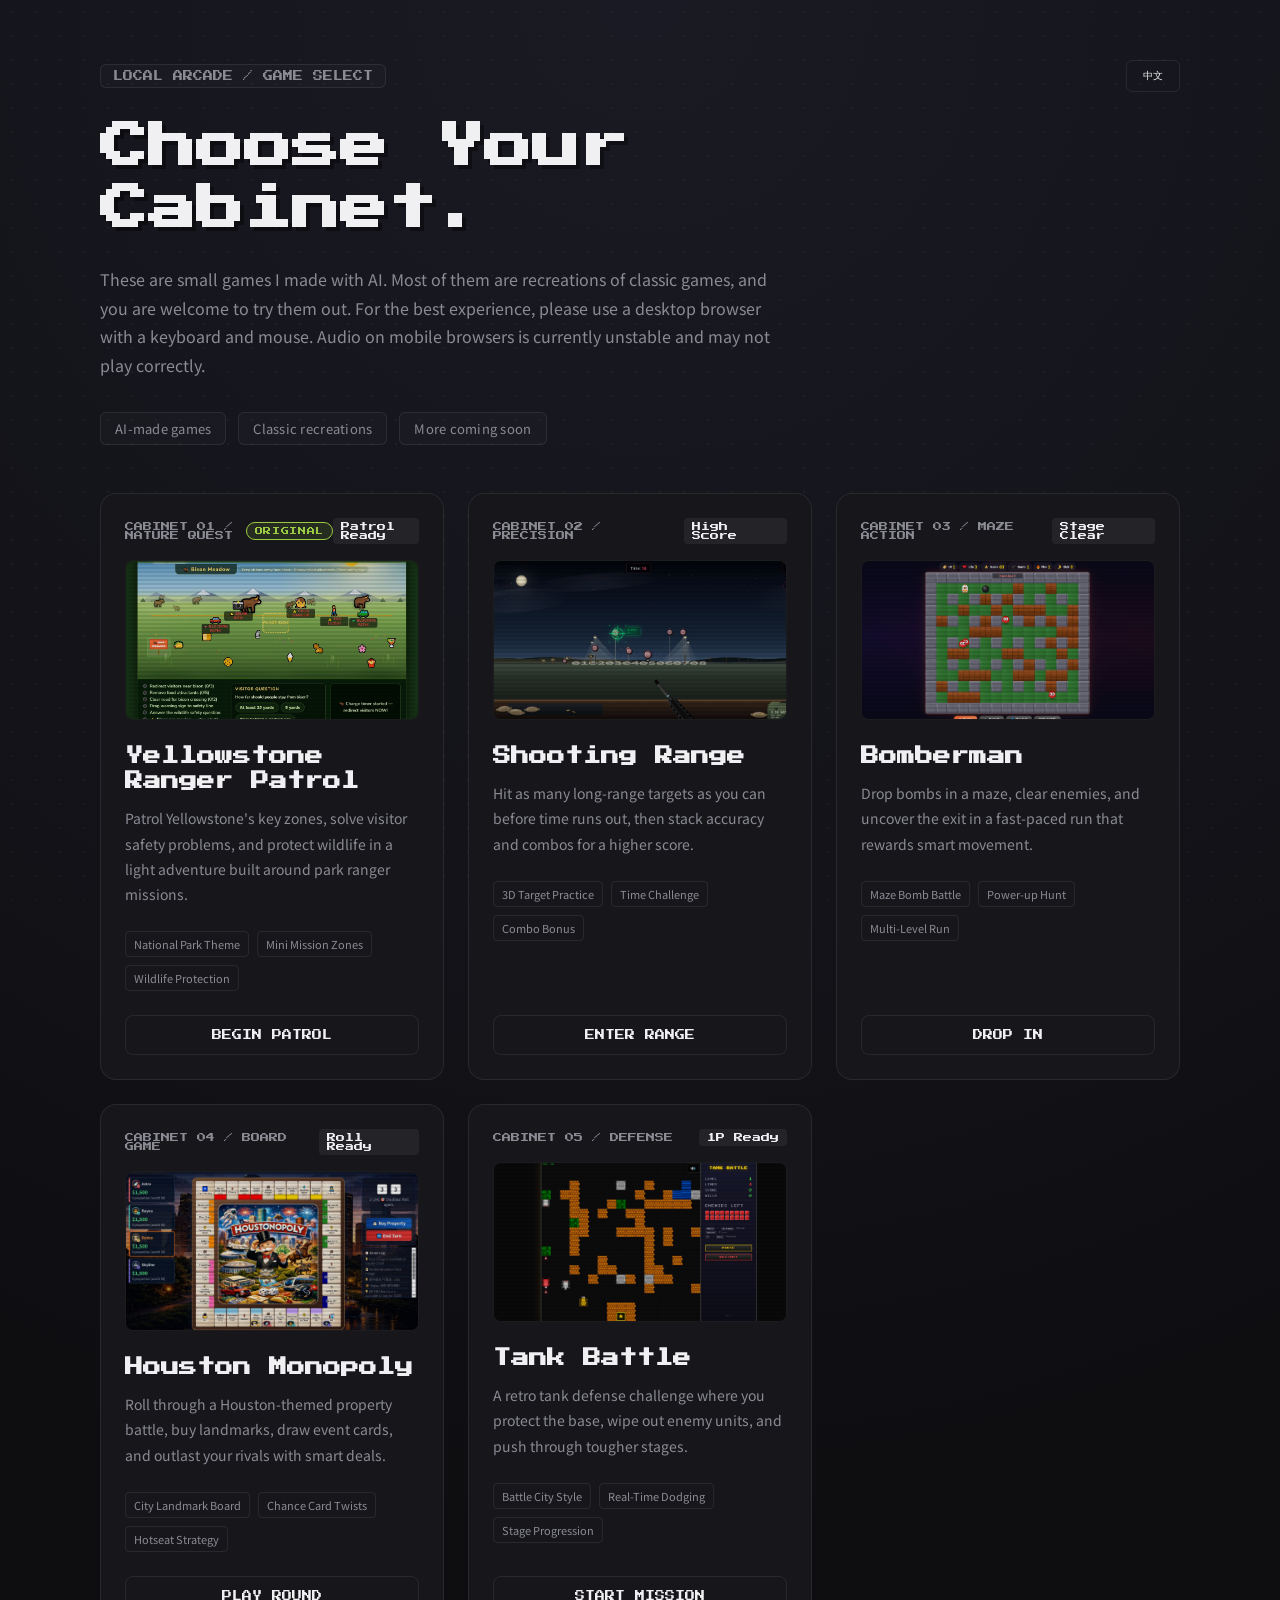
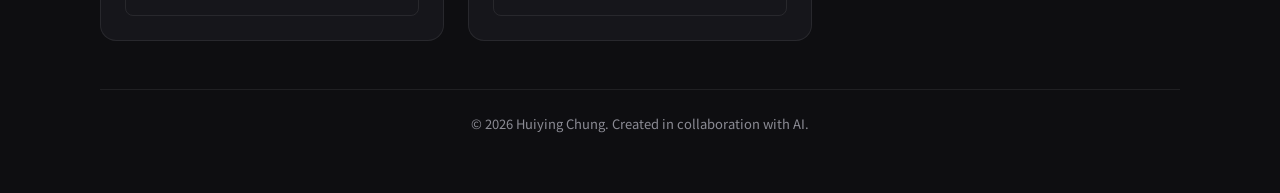
<file: index.html>
<!DOCTYPE html>
<html lang="en">
<head>
<meta charset="UTF-8">
<meta name="viewport" content="width=device-width, initial-scale=1.0">
<title>Claude Games Collection</title>
<link rel="icon" href="data:image/svg+xml,<svg xmlns='http://www.w3.org/2000/svg' viewBox='0 0 100 100'><text y='.9em' font-size='90'>🕹️</text></svg>">
<style>
@import url('https://fonts.googleapis.com/css2?family=Press+Start+2P&family=Noto+Sans+TC:wght@400;500;700;900&display=swap');

:root {
  --bg: #0e0e11;
  --surface: #16161b;
  --border: rgba(255, 255, 255, 0.08);
  --border-hover: rgba(255, 255, 255, 0.2);
  --text-main: #f0f0f2;
  --text-muted: #8b8b94;
  --color-tank: #e8b800;
  --color-range: #f44336;
  --color-bomber: #ff8c00;
  --color-monopoly: #36c978;
  --color-yellowstone: #9acb42;
}

* {
  box-sizing: border-box;
  margin: 0;
  padding: 0;
}

body {
  min-height: 100vh;
  font-family: 'Noto Sans TC', 'Segoe UI', sans-serif;
  color: var(--text-main);
  background-color: var(--bg);
  background-image: radial-gradient(circle at 50% 0%, #1a1a24 0%, var(--bg) 80%);
  overflow-x: hidden;
}

/* Subtle dot grid background */
body::before {
  content: '';
  position: fixed;
  inset: 0;
  background-image: radial-gradient(rgba(255, 255, 255, 0.04) 1px, transparent 1px);
  background-size: 24px 24px;
  pointer-events: none;
  z-index: -1;
}

.arcade-shell {
  width: min(1080px, calc(100% - 40px));
  margin: 0 auto;
  padding: 60px 0;
}

.hero {
  margin-bottom: 48px;
}

.hero-top {
  display: flex;
  align-items: center;
  justify-content: space-between;
  margin-bottom: 24px;
}

.marquee {
  display: inline-block;
  padding: 6px 12px;
  border: 1px solid var(--border);
  border-radius: 6px;
  background: rgba(255, 255, 255, 0.02);
  font-family: 'Press Start 2P', monospace;
  font-size: 10px;
  color: var(--text-muted);
  text-transform: uppercase;
}

.lang-toggle {
  padding: 8px 16px;
  border: 1px solid var(--border);
  border-radius: 6px;
  background: transparent;
  color: var(--text-main);
  font-family: 'Press Start 2P', monospace;
  font-size: 10px;
  cursor: pointer;
  transition: all 0.2s ease;
}

.lang-toggle:hover {
  background: var(--text-main);
  color: var(--bg);
}

.hero h1 {
  max-width: 16ch;
  margin-bottom: 24px;
  font-family: 'Press Start 2P', monospace;
  font-size: clamp(28px, 4vw, 48px);
  line-height: 1.3;
  text-shadow: 4px 4px 0px rgba(0, 0, 0, 0.4);
}

.hero p {
  max-width: 680px;
  color: var(--text-muted);
  font-size: 16px;
  line-height: 1.8;
  margin-bottom: 32px;
}

.status-row {
  display: flex;
  flex-wrap: wrap;
  gap: 12px;
}

.status-chip {
  padding: 6px 14px;
  border: 1px solid var(--border);
  border-radius: 6px;
  background: rgba(255, 255, 255, 0.02);
  color: var(--text-muted);
  font-size: 13px;
  letter-spacing: 0.02em;
}

.card-grid {
  display: grid;
  grid-template-columns: repeat(3, 1fr);
  gap: 24px;
  margin-bottom: 48px;
}

.cabinet {
  display: flex;
  flex-direction: column;
  padding: 24px;
  border: 1px solid var(--border);
  border-radius: 16px;
  background: var(--surface);
  transition: transform 0.2s ease, border-color 0.2s ease, box-shadow 0.2s ease;
}

.cabinet:hover {
  transform: translateY(-6px);
  border-color: var(--border-hover);
  box-shadow: 0 12px 32px rgba(0, 0, 0, 0.4);
}

.cabinet.tank:hover { border-color: var(--color-tank); }
.cabinet.range:hover { border-color: var(--color-range); }
.cabinet.bomber:hover { border-color: var(--color-bomber); }
.cabinet.monopoly:hover { border-color: var(--color-monopoly); }
.cabinet.yellowstone:hover { border-color: var(--color-yellowstone); }

.cabinet-top {
  display: flex;
  align-items: center;
  justify-content: space-between;
  margin-bottom: 16px;
}

.cabinet-label {
  font-family: 'Press Start 2P', monospace;
  font-size: 9px;
  color: var(--text-muted);
  text-transform: uppercase;
}

.cabinet-score {
  font-family: 'Press Start 2P', monospace;
  font-size: 9px;
  padding: 4px 8px;
  background: rgba(255, 255, 255, 0.06);
  border-radius: 4px;
}

.cabinet-meta {
  display: flex;
  align-items: center;
  gap: 8px;
}

.cabinet-badge {
  padding: 4px 8px;
  border: 1px solid currentColor;
  border-radius: 999px;
  font-family: 'Press Start 2P', monospace;
  font-size: 8px;
  letter-spacing: 0.08em;
  text-transform: uppercase;
}

.yellowstone .cabinet-badge {
  color: var(--color-yellowstone);
  background: rgba(154, 203, 66, 0.12);
}

.screen {
  height: 160px;
  margin-bottom: 24px;
  border: 1px solid var(--border);
  border-radius: 8px;
  background: #09090b;
  display: flex;
  align-items: center;
  justify-content: center;
  position: relative;
  overflow: hidden;
}

/* CRT 掃描線特效 (Scanlines) */
.screen::after {
  content: '';
  position: absolute;
  inset: 0;
  background: linear-gradient(rgba(0, 0, 0, 0) 50%, rgba(0, 0, 0, 0.1) 50%);
  background-size: 100% 4px;
  pointer-events: none;
  z-index: 2;
}

.screen img {
  width: 100%;
  height: 100%;
  object-fit: cover;
  opacity: 0.9;
  transition: opacity 0.3s ease, transform 0.5s ease;
}

.cabinet:hover .screen img {
  opacity: 1;
  transform: scale(1.05);
}

.cabinet h2 {
  margin-bottom: 12px;
  font-family: 'Press Start 2P', monospace;
  font-size: 18px;
  line-height: 1.4;
}

.cabinet p {
  color: var(--text-muted);
  font-size: 14px;
  line-height: 1.8;
  margin-bottom: 24px;
}

.meta {
  display: flex;
  flex-wrap: wrap;
  gap: 8px;
  margin-bottom: 24px;
}

.meta span {
  padding: 4px 8px;
  border: 1px solid var(--border);
  border-radius: 4px;
  color: var(--text-muted);
  font-size: 11px;
}

.launch {
  display: inline-flex;
  align-items: center;
  justify-content: center;
  margin-top: auto;
  padding: 14px;
  border: 1px solid var(--border);
  border-radius: 8px;
  text-decoration: none;
  font-family: 'Press Start 2P', monospace;
  font-size: 10px;
  color: var(--text-main);
  background: transparent;
  text-transform: uppercase;
  transition: all 0.2s ease;
}

.tank .launch:hover { background: var(--color-tank); color: #000; border-color: var(--color-tank); }
.range .launch:hover { background: var(--color-range); color: #fff; border-color: var(--color-range); }
.bomber .launch:hover { background: var(--color-bomber); color: #000; border-color: var(--color-bomber); }
.yellowstone .launch:hover { background: var(--color-yellowstone); color: #132400; border-color: var(--color-yellowstone); }

.footer-note {
  text-align: center;
  color: var(--text-muted);
  font-size: 13px;
  border-top: 1px solid var(--border);
  padding-top: 24px;
}

@media (max-width: 980px) {
  .card-grid {
    grid-template-columns: repeat(2, 1fr);
  }
}

@media (max-width: 640px) {
  .arcade-shell { padding: 40px 0; }
  .hero { margin-bottom: 32px; }
  .hero h1 { font-size: 24px; }
  .hero p { font-size: 14px; margin-bottom: 24px; }
  .card-grid { grid-template-columns: 1fr; gap: 16px; }
  .cabinet { padding: 20px; }
}
</style>
<script defer src="https://cdn.vercel-insights.com/v1/script.js"></script>
</head>
<body>
<main class="arcade-shell">
  <section class="hero">
    <div class="hero-top">
      <div class="marquee" data-i18n="hero.marquee">Local Games / Browser Collection</div>
      <button id="lang-toggle" class="lang-toggle" type="button">中文</button>
    </div>
    <h1 data-i18n="hero.title">Choose a Game.</h1>
    <p data-i18n="hero.body">These are small games I made with AI. Most of them are recreations of classic games, and you are welcome to try them out. For the best experience, please use a desktop browser with a keyboard and mouse. Audio on mobile browsers is currently unstable and may not play correctly.</p>
    <div class="status-row">
      <div class="status-chip" data-i18n="hero.chip1">AI-made games</div>
      <div class="status-chip" data-i18n="hero.chip2">Classic recreations</div>
      <div class="status-chip" data-i18n="hero.chip3">More coming soon</div>
    </div>
  </section>

  <section class="card-grid">
    <article class="cabinet yellowstone">
      <div class="cabinet-top">
        <div class="cabinet-meta">
          <div class="cabinet-label" data-i18n="yellowstone.label">Cabinet 01 / Nature Quest</div>
          <div class="cabinet-badge" data-i18n="yellowstone.badge">Original</div>
        </div>
        <div class="cabinet-score" data-i18n="yellowstone.score">Patrol Ready</div>
      </div>
      <div class="screen">
        <img src="images/yellowstone-thumb.JPG" alt="Yellowstone Ranger Patrol Preview" loading="lazy">
      </div>
      <h2 data-i18n="yellowstone.title">Yellowstone Ranger Patrol</h2>
      <p data-i18n="yellowstone.body">Patrol Yellowstone's key zones, solve visitor safety problems, and protect wildlife in a light adventure built around park ranger missions.</p>
      <div class="meta">
        <span data-i18n="yellowstone.tag1">National Park Theme</span>
        <span data-i18n="yellowstone.tag2">Mini Mission Zones</span>
        <span data-i18n="yellowstone.tag3">Wildlife Protection</span>
      </div>
      <a class="launch" href="save-the-park-ranger-patrol/save-the-park.html" data-i18n="yellowstone.cta">Begin Patrol</a>
    </article>

    <article class="cabinet range">
      <div class="cabinet-top">
        <div class="cabinet-label" data-i18n="range.label">Cabinet 02 / Precision</div>
        <div class="cabinet-score" data-i18n="range.score">Target Locked</div>
      </div>
      <div class="screen">
        <img src="images/shooting-range-thumb.JPG" alt="Shooting Range Preview" loading="lazy">
      </div>
      <h2 data-i18n="range.title">Shooting Range</h2>
      <p data-i18n="range.body">Hit as many long-range targets as you can before time runs out, then stack accuracy and combos for a higher score.</p>
      <div class="meta">
        <span data-i18n="range.tag1">3D Target Practice</span>
        <span data-i18n="range.tag2">Time Challenge</span>
        <span data-i18n="range.tag3">Combo Bonus</span>
      </div>
      <a class="launch" href="shooting-range.html" data-i18n="range.cta">Enter Range</a>
    </article>

    <article class="cabinet bomber">
      <div class="cabinet-top">
        <div class="cabinet-label" data-i18n="bomber.label">Cabinet 03 / Maze Action</div>
        <div class="cabinet-score" data-i18n="bomber.score">Stage Clear</div>
      </div>
      <div class="screen">
        <img src="images/bomberman-thumb.JPG" alt="Bomberman Preview" loading="lazy">
      </div>
      <h2 data-i18n="bomber.title">Bomberman</h2>
      <p data-i18n="bomber.body">Drop bombs in a maze, clear enemies, and uncover the exit in a fast-paced run that rewards smart movement.</p>
      <div class="meta">
        <span data-i18n="bomber.tag1">Maze Bomb Battle</span>
        <span data-i18n="bomber.tag2">Power-up Hunt</span>
        <span data-i18n="bomber.tag3">Multi-Level Run</span>
      </div>
      <a class="launch" href="bomberman.html" data-i18n="bomber.cta">Drop In</a>
    </article>

    <article class="cabinet monopoly">
      <div class="cabinet-top">
        <div class="cabinet-label" data-i18n="monopoly.label">Cabinet 04 / Board Game</div>
        <div class="cabinet-score" data-i18n="monopoly.score">Roll Ready</div>
      </div>
      <div class="screen">
        <img src="images/houstonopoly-thumb.JPG" alt="Houston Monopoly Preview" loading="lazy">
      </div>
      <h2 data-i18n="monopoly.title">Houston Monopoly</h2>
      <p data-i18n="monopoly.body">Roll through a Houston-themed property battle, buy landmarks, draw event cards, and outlast your rivals with smart deals.</p>
      <div class="meta">
        <span data-i18n="monopoly.tag1">City Landmark Board</span>
        <span data-i18n="monopoly.tag2">Chance Card Twists</span>
        <span data-i18n="monopoly.tag3">Hotseat Strategy</span>
      </div>
      <a class="launch" href="houston-monopoly.html" data-i18n="monopoly.cta">Play Round</a>
    </article>

    <article class="cabinet tank">
      <div class="cabinet-top">
        <div class="cabinet-label" data-i18n="tank.label">Cabinet 05 / Defense</div>
        <div class="cabinet-score" data-i18n="tank.score">1P Ready</div>
      </div>
      <div class="screen">
        <img src="images/tank-battle-thumb.JPG" alt="Tank Battle Preview" loading="lazy">
      </div>
      <h2 data-i18n="tank.title">Tank Battle</h2>
      <p data-i18n="tank.body">A retro tank defense challenge where you protect the base, wipe out enemy units, and push through tougher stages.</p>
      <div class="meta">
        <span data-i18n="tank.tag1">Battle City Style</span>
        <span data-i18n="tank.tag2">Real-Time Dodging</span>
        <span data-i18n="tank.tag3">Stage Progression</span>
      </div>
      <a class="launch" href="tank-battle.html" data-i18n="tank.cta">Start Mission</a>
    </article>
  </section>

  <div class="footer-note" data-i18n="footer.note">© 2026 Huiying Chung. Created in collaboration with AI.</div>
</main>
<script>
const translations = {
  en: {
    title: 'Claude Games Arcade',
    toggle: '中文',
    hero: {
      marquee: 'Local Arcade / Game Select',
      title: 'Choose Your Cabinet.',
      body: 'These are small games I made with AI. Most of them are recreations of classic games, and you are welcome to try them out. For the best experience, please use a desktop browser with a keyboard and mouse. Audio on mobile browsers is currently unstable and may not play correctly.',
      chip1: 'AI-made games',
      chip2: 'Classic recreations',
      chip3: 'More coming soon'
    },
    tank: {
      label: 'Cabinet 05 / Defense',
      score: '1P Ready',
      title: 'Tank Battle',
      body: 'A retro tank defense challenge where you protect the base, wipe out enemy units, and push through tougher stages.',
      tag1: 'Battle City Style',
      tag2: 'Real-Time Dodging',
      tag3: 'Stage Progression',
      cta: 'Start Mission'
    },
    range: {
      label: 'Cabinet 02 / Precision',
      score: 'High Score',
      title: 'Shooting Range',
      body: 'Hit as many long-range targets as you can before time runs out, then stack accuracy and combos for a higher score.',
      tag1: '3D Target Practice',
      tag2: 'Time Challenge',
      tag3: 'Combo Bonus',
      cta: 'Enter Range'
    },
    bomber: {
      label: 'Cabinet 03 / Maze Action',
      score: 'Stage Clear',
      title: 'Bomberman',
      body: 'Drop bombs in a maze, clear enemies, and uncover the exit in a fast-paced run that rewards smart movement.',
      tag1: 'Maze Bomb Battle',
      tag2: 'Power-up Hunt',
      tag3: 'Multi-Level Run',
      cta: 'Drop In'
    },
    monopoly: {
      label: 'Cabinet 04 / Board Game',
      score: 'Roll Ready',
      title: 'Houston Monopoly',
      body: 'Roll through a Houston-themed property battle, buy landmarks, draw event cards, and outlast your rivals with smart deals.',
      tag1: 'City Landmark Board',
      tag2: 'Chance Card Twists',
      tag3: 'Hotseat Strategy',
      cta: 'Play Round'
    },
    yellowstone: {
      label: 'Cabinet 01 / Nature Quest',
      badge: 'Original',
      score: 'Patrol Ready',
      title: 'Yellowstone Ranger Patrol',
      body: "Patrol Yellowstone's key zones, solve visitor safety problems, and protect wildlife in a light adventure built around park ranger missions.",
      tag1: 'National Park Theme',
      tag2: 'Mini Mission Zones',
      tag3: 'Wildlife Protection',
      cta: 'Begin Patrol'
    },
    footer: {
      note: '© 2026 Huiying Chung. Created in collaboration with AI.'
    }
  },
  zh: {
    title: 'Claude Games Arcade',
    toggle: 'EN',
    hero: {
      marquee: '本地街機 / 遊戲選單',
      title: '選擇你的機台。',
      body: '這些是我用 AI 製作的小遊戲，大部分是複刻一些經典遊戲，歡迎測試。為了獲得最佳體驗，建議使用桌機瀏覽器，並搭配鍵盤與滑鼠操作。手機瀏覽器上的音效目前不太穩定，可能無法正常播放。',
      chip1: 'AI 製作遊戲',
      chip2: '經典複刻',
      chip3: '之後還會增加'
    },
    tank: {
      label: '05 號機 / 防守戰',
      score: '1P 準備中',
      title: '坦克大戰',
      body: '復古戰車防守玩法，守住基地、清掉敵軍，並一路推進到更困難的關卡。',
      tag1: 'Battle City 風格',
      tag2: '即時閃避',
      tag3: '關卡推進',
      cta: '開始任務'
    },
    range: {
      label: '02 號機 / 精準射擊',
      score: '最高分挑戰',
      title: '射擊場',
      body: '在時間歸零前盡可能命中更多遠距目標，再靠準度與連擊把分數往上衝。',
      tag1: '3D 射擊練習',
      tag2: '時間挑戰',
      tag3: '連擊加成',
      cta: '進入靶場'
    },
    bomber: {
      label: '03 號機 / 迷宮動作',
      score: '破關挑戰',
      title: '炸彈超人',
      body: '在迷宮裡放置炸彈、清掉敵人並找出出口，節奏快速，而且很考驗走位。',
      tag1: '迷宮炸彈戰',
      tag2: '道具蒐集',
      tag3: '多關卡挑戰',
      cta: '立即闖關'
    },
    monopoly: {
      label: '04 號機 / 桌遊對戰',
      score: '準備擲骰子',
      title: '休士頓大富翁',
      body: '在休士頓主題的地產對戰裡擲骰子前進，買下地標、抽事件卡，用策略與交易撐到最後。',
      tag1: '城市地標棋盤',
      tag2: '機會卡變化',
      tag3: '同螢幕策略對戰',
      cta: '開始一局'
    },
    yellowstone: {
      label: '\u0030\u0031 \u865f\u6a5f / \u81ea\u7136\u5de1\u8b77',
      badge: '\u539f\u5275',
      score: '\u5de1\u908f\u5c31\u7dd2',
      title: '\u9ec3\u77f3\u516c\u5712\u5de1\u8b77',
      body: '\u5de1\u8996\u9ec3\u77f3\u516c\u5712\u7684\u91cd\u8981\u5340\u57df\uff0c\u89e3\u6c7a\u904a\u5ba2\u5b89\u5168\u554f\u984c\uff0c\u4e26\u5728\u8f15\u9b06\u5192\u96aa\u4e2d\u4fdd\u8b77\u91ce\u751f\u52d5\u7269\u3002',
      tag1: '\u570b\u5bb6\u516c\u5712\u4e3b\u984c',
      tag2: '\u5206\u5340\u5c0f\u4efb\u52d9',
      tag3: '\u91ce\u751f\u52d5\u7269\u4fdd\u8b77',
      cta: '\u958b\u59cb\u5de1\u908f'
    },
    footer: {
      note: '© 2026 Huiying Chung。與 AI 協作製作。'
    }
  }
};

function getCopy(lang, key) {
  return key.split('.').reduce((value, part) => value[part], translations[lang]);
}

function applyLanguage(lang) {
  document.documentElement.lang = lang === 'zh' ? 'zh-Hant' : 'en';
  document.title = translations[lang].title;

  document.querySelectorAll('[data-i18n]').forEach(element => {
    element.textContent = getCopy(lang, element.dataset.i18n);
  });

  document.getElementById('lang-toggle').textContent = translations[lang].toggle;
  window.localStorage.setItem('landing-language', lang);
}

const savedLanguage = window.localStorage.getItem('landing-language');
let currentLanguage = savedLanguage === 'zh' ? 'zh' : 'en';
applyLanguage(currentLanguage);

document.getElementById('lang-toggle').addEventListener('click', () => {
  currentLanguage = currentLanguage === 'en' ? 'zh' : 'en';
  applyLanguage(currentLanguage);
});
</script>
</body>
</html>
</file>
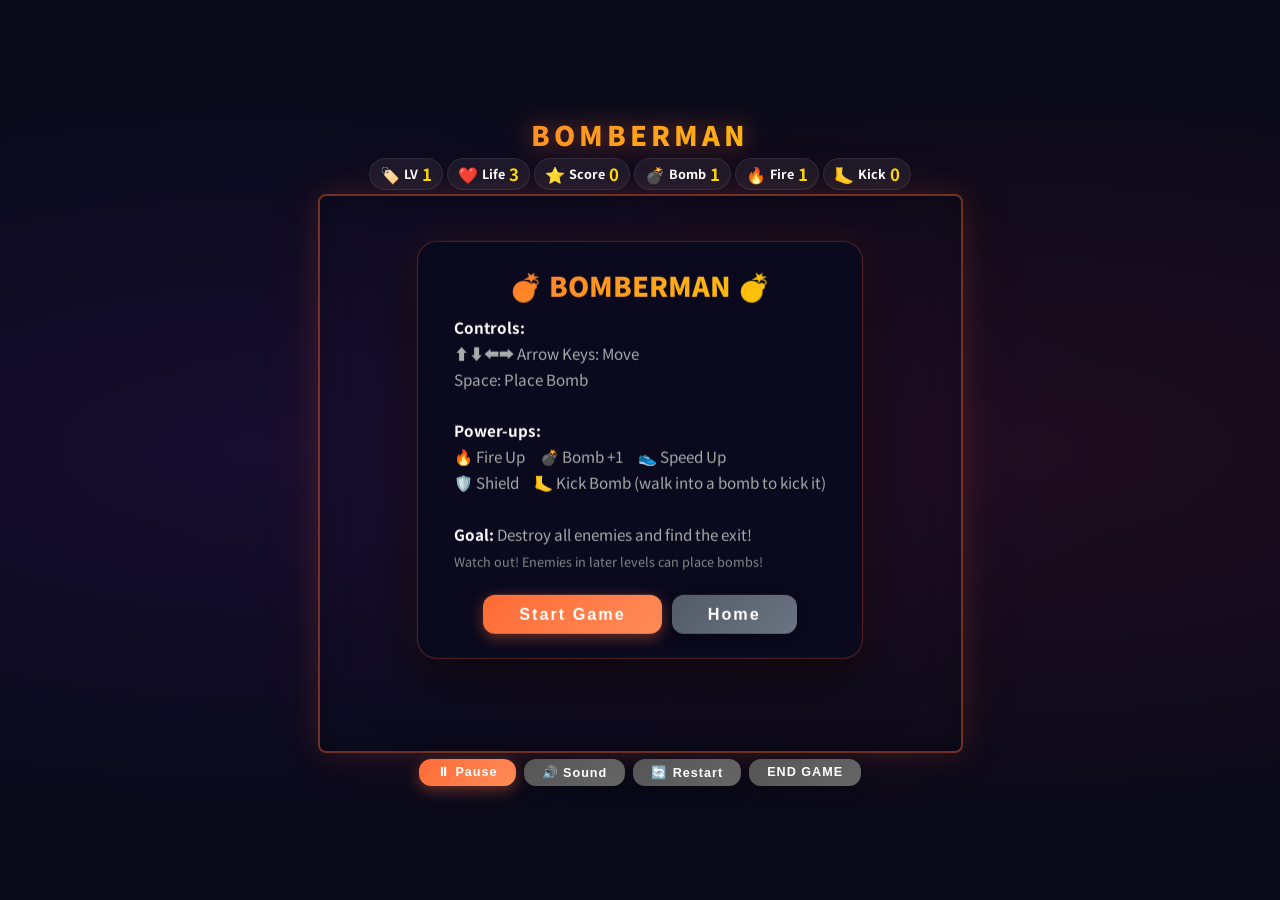
<file: bomberman.html>
<!DOCTYPE html>
<html lang="zh-TW">
<head>
<meta charset="UTF-8">
<meta name="viewport" content="width=device-width, initial-scale=1.0">
<title>Bomberman</title>
<style>
@import url('https://fonts.googleapis.com/css2?family=Noto+Sans+TC:wght@400;700;900&display=swap');
* { margin: 0; padding: 0; box-sizing: border-box; }
body {
  background: #0a0a1a;
  background-image:
    radial-gradient(ellipse at 20% 50%, rgba(40, 20, 80, 0.4) 0%, transparent 60%),
    radial-gradient(ellipse at 80% 50%, rgba(80, 20, 40, 0.3) 0%, transparent 60%);
  display: flex;
  justify-content: center;
  align-items: center;
  min-height: 100vh;
  min-height: 100dvh;
  font-family: 'Noto Sans TC', 'Segoe UI', sans-serif;
  color: #fff;
  overflow: hidden;
}
#game-container {
  text-align: center;
  position: relative;
  display: flex;
  flex-direction: column;
  max-height: 100vh;
  max-height: 100dvh;
  padding: 4px 0;
  touch-action: none;
  -webkit-touch-callout: none;
}
h1 {
  font-size: clamp(1.2rem, 3vh, 2.2rem);
  font-weight: 900;
  margin-bottom: 4px;
  background: linear-gradient(135deg, #ff6b35, #ffd700, #ff6b35);
  background-size: 200% 200%;
  -webkit-background-clip: text;
  -webkit-text-fill-color: transparent;
  animation: shimmer 3s ease-in-out infinite;
  filter: drop-shadow(0 0 12px rgba(255, 107, 53, 0.5));
  letter-spacing: 4px;
}
@keyframes shimmer {
  0%, 100% { background-position: 0% 50%; }
  50% { background-position: 100% 50%; }
}
#info-bar {
  display: flex;
  justify-content: center;
  gap: 4px;
  margin-bottom: 4px;
  font-size: clamp(0.7rem, 1.4vh, 0.95rem);
  font-weight: 700;
  flex-wrap: wrap;
}
#info-bar > div {
  background: rgba(255,255,255,0.06);
  backdrop-filter: blur(10px);
  padding: 3px 10px;
  border-radius: 20px;
  border: 1px solid rgba(255,255,255,0.08);
  display: flex;
  align-items: center;
  gap: 4px;
}
#info-bar .icon { font-size: 1rem; }
#info-bar span {
  color: #ffd700;
  font-size: 1.05rem;
  min-width: 1ch;
}
canvas {
  border: 2px solid rgba(255, 107, 53, 0.4);
  border-radius: 8px;
  display: block;
  margin: 0 auto;
  flex: 1 1 auto;
  min-height: 0;
  max-height: 100%;
  max-width: 100%;
  object-fit: contain;
  box-shadow:
    0 0 30px rgba(255, 107, 53, 0.15),
    0 0 80px rgba(255, 107, 53, 0.05),
    inset 0 0 30px rgba(0,0,0,0.3);
}
#start-screen, #game-over-screen {
  position: fixed;
  top: 50%;
  left: 50%;
  transform: translate(-50%, -50%);
  background: rgba(10, 10, 30, 0.95);
  backdrop-filter: blur(20px);
  padding: 24px 36px;
  border-radius: 20px;
  border: 1px solid rgba(255, 107, 53, 0.3);
  text-align: center;
  z-index: 10;
  max-height: 90vh;
  overflow-y: auto;
  box-shadow: 0 20px 60px rgba(0,0,0,0.6), 0 0 40px rgba(255, 107, 53, 0.1);
}
#start-screen h2, #game-over-screen h2 {
  font-size: clamp(1.3rem, 3vh, 2rem);
  font-weight: 900;
  background: linear-gradient(135deg, #ff6b35, #ffd700);
  -webkit-background-clip: text;
  -webkit-text-fill-color: transparent;
  margin-bottom: 10px;
}
#game-over-screen .result { font-size: 1.4rem; margin-bottom: 10px; color: #ccc; }
.controls-info {
  text-align: left;
  margin: 10px 0;
  line-height: 1.7;
  color: #aaa;
  font-size: clamp(0.8rem, 1.8vh, 0.95rem);
}
.controls-info strong { color: #fff; }
button {
  background: linear-gradient(135deg, #ff6b35, #ff8c5a);
  color: #fff;
  border: none;
  padding: 10px 36px;
  font-size: clamp(0.85rem, 1.8vh, 1.15rem);
  font-weight: 700;
  border-radius: 12px;
  cursor: pointer;
  margin-top: 8px;
  transition: all 0.25s;
  box-shadow: 0 4px 15px rgba(255, 107, 53, 0.4);
  letter-spacing: 2px;
}
button:hover {
  background: linear-gradient(135deg, #ff8c5a, #ffaa77);
  transform: translateY(-2px);
  box-shadow: 0 6px 25px rgba(255, 107, 53, 0.6);
}
button:active { transform: translateY(0); }
.screen-actions {
  display: flex;
  justify-content: center;
  gap: 10px;
  flex-wrap: wrap;
  margin-top: 14px;
}
.button-secondary {
  background: linear-gradient(135deg, #535b68, #6c7483);
  box-shadow: 0 4px 15px rgba(0,0,0,0.3);
}
.button-secondary:hover {
  background: linear-gradient(135deg, #687181, #7b8494);
  box-shadow: 0 6px 25px rgba(0,0,0,0.38);
}
#action-bar {
  display: flex;
  justify-content: center;
  gap: 8px;
  margin-top: 6px;
  flex-shrink: 0;
}
#action-bar button {
  padding: 6px 18px;
  font-size: clamp(0.7rem, 1.4vh, 0.95rem);
  letter-spacing: 1px;
  margin-top: 0;
}
#action-bar button.secondary {
  background: linear-gradient(135deg, #555, #666);
  box-shadow: 0 4px 15px rgba(0,0,0,0.3);
}
#action-bar button.secondary:hover {
  background: linear-gradient(135deg, #666, #777);
  box-shadow: 0 6px 25px rgba(0,0,0,0.4);
}
.hidden { display: none; }

/* ============= MOBILE TOUCH CONTROLS ============= */
#mobileControls {
  display: none;
  position: fixed;
  bottom: 0; left: 0; right: 0;
  height: 190px;
  z-index: 30;
  pointer-events: none;
  padding: 10px 16px;
  background: linear-gradient(0deg, rgba(0,0,0,0.85) 0%, rgba(0,0,0,0.4) 80%, transparent 100%);
}
#mobileControls > * { pointer-events: auto; }

.dpad {
  position: absolute;
  left: 16px;
  bottom: 10px;
  width: 206px;
  height: 206px;
}
.dpad-btn {
  position: absolute;
  width: 66px;
  height: 66px;
  background: rgba(255,255,255,0.18);
  border: 2px solid rgba(255,255,255,0.35);
  border-radius: 10px;
  display: flex;
  align-items: center;
  justify-content: center;
  font-size: 22px;
  color: rgba(255,255,255,0.8);
  user-select: none;
  -webkit-user-select: none;
  touch-action: none;
  transition: background 0.08s;
  padding: 0; margin: 0;
  box-shadow: none;
  letter-spacing: 0;
}
.dpad-btn.active { background: rgba(255,215,0,0.45); border-color: rgba(255,215,0,0.7); transform: none; }
.dpad-up { left: 70px; top: 0; }
.dpad-down { left: 70px; bottom: 0; }
.dpad-left { left: 0; top: 70px; }
.dpad-right { right: 0; top: 70px; }

.fire-btn {
  position: absolute;
  right: 20px;
  bottom: 45px;
  width: 80px;
  height: 80px;
  background: rgba(255,107,53,0.3);
  border: 3px solid rgba(255,107,53,0.6);
  border-radius: 50%;
  display: flex;
  align-items: center;
  justify-content: center;
  font-size: 28px;
  color: rgba(255,150,100,0.95);
  user-select: none;
  -webkit-user-select: none;
  touch-action: none;
  transition: background 0.08s;
  box-shadow: 0 0 12px rgba(255,107,53,0.3);
  padding: 0; margin: 0;
  letter-spacing: 0;
}
.fire-btn.active { background: rgba(255,107,53,0.6); border-color: rgba(255,107,53,0.9); box-shadow: 0 0 20px rgba(255,107,53,0.5); transform: none; }

.mobile-pause {
  position: absolute;
  right: 130px;
  bottom: 65px;
  width: 44px;
  height: 44px;
  background: rgba(255,255,255,0.15);
  border: 2px solid rgba(255,255,255,0.3);
  border-radius: 50%;
  display: flex;
  align-items: center;
  justify-content: center;
  font-size: 16px;
  color: rgba(255,255,255,0.7);
  user-select: none;
  -webkit-user-select: none;
  touch-action: none;
  padding: 0; margin: 0;
  box-shadow: none;
  letter-spacing: 0;
}

/* Mobile HUD bar */
#mobileHud {
  display: none;
  position: fixed;
  top: 0; left: 0; right: 0;
  height: 36px;
  background: rgba(10,10,20,0.92);
  border-bottom: 1px solid rgba(255,107,53,0.3);
  z-index: 25;
  padding: 0 8px;
  align-items: center;
  justify-content: space-around;
  font-size: 0.7rem;
  font-weight: 700;
  color: #aab;
}
#mobileHud .mh-item { display: flex; align-items: center; gap: 3px; }
#mobileHud .mh-val { color: #ffd700; }

/* ============= MEDIA QUERIES ============= */
@media (max-width: 780px) {
  h1 { display: none; }
  #info-bar { display: none; }
  #action-bar { display: none !important; }
  #start-screen, #game-over-screen {
    width: min(90vw, 430px);
    max-width: 90vw;
    padding: 26px 24px;
    border-radius: 22px;
  }
  #start-screen h2, #game-over-screen h2 {
    font-size: 1.55rem;
    margin-bottom: 14px;
  }
  #start-screen .controls-info,
  #game-over-screen .result,
  #game-over-screen > div {
    font-size: 0.92rem;
  }
  #start-screen .controls-info {
    margin: 14px 0;
    line-height: 1.8;
  }
  #start-screen .screen-actions,
  #game-over-screen .screen-actions {
    width: 100%;
    gap: 12px;
    margin-top: 18px;
  }
  #start-screen .screen-actions button,
  #game-over-screen .screen-actions button {
    flex: 1 1 calc(50% - 6px);
    min-width: 148px;
    min-height: 54px;
    padding: 14px 16px;
    font-size: 0.95rem;
    border-radius: 14px;
  }
  #action-bar.mobile-paused {
    display: flex !important;
    position: fixed;
    left: 50%;
    bottom: 214px;
    transform: translateX(-50%);
    z-index: 40;
    flex-wrap: wrap;
    width: min(95vw, 408px);
    gap: 12px;
    padding: 14px;
    border-radius: 18px;
    background: rgba(10,10,30,0.92);
    border: 1px solid rgba(255,107,53,0.28);
    box-shadow: 0 14px 36px rgba(0,0,0,0.35);
  }
  #action-bar.mobile-paused button {
    flex: 1 1 calc(50% - 6px);
    min-width: 144px;
    min-height: 56px;
    padding: 14px 16px;
    font-size: 1rem;
    line-height: 1.1;
    border-radius: 15px;
  }
  #mobileControls { display: block; }
  #mobileHud { display: flex; }
  html, body {
    width: 100%;
    min-height: 100vh;
    min-height: 100dvh;
    overflow: hidden;
  }
  body {
    position: relative;
    align-items: flex-start;
  }
  #game-container {
    max-height: none;
    width: 651px;
  }
  #start-screen, #game-over-screen {
    width: min(92vw, 380px);
    padding: 22px 18px;
  }
  .controls-info { font-size: 0.88rem; line-height: 1.65; }
  button { padding: 8px 24px; font-size: 0.85rem; }
}
@media (max-width: 480px) {
  #start-screen, #game-over-screen {
    width: min(94vw, 360px);
    padding: 20px 16px;
    border-radius: 20px;
  }
  #start-screen h2, #game-over-screen h2 {
    font-size: 1.35rem;
  }
  #start-screen .screen-actions button,
  #game-over-screen .screen-actions button {
    min-width: 132px;
    min-height: 50px;
    padding: 12px 14px;
    font-size: 0.88rem;
  }
  #action-bar.mobile-paused {
    bottom: 190px;
    width: min(96vw, 372px);
    gap: 10px;
    padding: 12px;
  }
  #action-bar.mobile-paused button {
    min-width: 132px;
    min-height: 52px;
    padding: 12px 14px;
    font-size: 0.96rem;
  }
  .dpad { left: 10px; bottom: 8px; width: 170px; height: 170px; }
  .dpad-btn { width: 54px; height: 54px; font-size: 18px; }
  .dpad-up { left: 58px; top: 0; }
  .dpad-down { left: 58px; bottom: 0; }
  .dpad-left { left: 0; top: 58px; }
  .dpad-right { right: 0; top: 58px; }
  .fire-btn { width: 68px; height: 68px; right: 14px; bottom: 36px; font-size: 24px; }
  .mobile-pause { right: 110px; bottom: 48px; width: 38px; height: 38px; font-size: 14px; }
}
@media (max-height: 500px) and (orientation: landscape) {
  #action-bar.mobile-paused {
    bottom: 140px;
    width: min(94vw, 356px);
    gap: 8px;
    padding: 9px;
  }
  #action-bar.mobile-paused button {
    min-height: 46px;
    padding: 10px 11px;
    font-size: 0.86rem;
  }
  #mobileHud { height: 28px; font-size: 0.6rem; }
  #mobileControls { height: 130px; }
  .dpad { width: 136px; height: 136px; bottom: 5px; left: 10px; }
  .dpad-btn { width: 44px; height: 44px; font-size: 15px; }
  .dpad-up { left: 46px; top: 0; }
  .dpad-down { left: 46px; bottom: 0; }
  .dpad-left { left: 0; top: 46px; }
  .dpad-right { right: 0; top: 46px; }
  .fire-btn { width: 60px; height: 60px; right: 16px; bottom: 24px; }
  .mobile-pause { right: 96px; bottom: 32px; width: 36px; height: 36px; }
}
</style>
<script defer src="https://cdn.vercel-insights.com/v1/script.js"></script>
</head>
<body>
<div id="game-container">
  <h1>BOMBERMAN</h1>
  <div id="info-bar">
    <div><span class="icon">🏷️</span> LV <span id="level">1</span></div>
    <div><span class="icon">❤️</span> Life <span id="lives">3</span></div>
    <div><span class="icon">⭐</span> Score <span id="score">0</span></div>
    <div><span class="icon">💣</span> Bomb <span id="bomb-count">1</span></div>
    <div><span class="icon">🔥</span> Fire <span id="fire-power">1</span></div>
    <div><span class="icon">🦶</span> Kick <span id="kick-power">0</span></div>
  </div>
  <canvas id="canvas"></canvas>
  <div id="action-bar" class="hidden">
    <button id="btn-pause" onclick="togglePause()">⏸ Pause</button>
    <button id="btn-sound" class="secondary" onclick="toggleSound()">🔊 Sound</button>
    <button class="secondary" onclick="restartGame()">🔄 Restart</button>
    <button class="secondary" onclick="quitToScoreScreen()">END GAME</button>
  </div>

  <div id="start-screen">
    <h2>💣 BOMBERMAN 💣</h2>
    <div class="controls-info">
      <strong>Controls:</strong><br>
      ⬆⬇⬅➡ Arrow Keys: Move<br>
      Space: Place Bomb<br><br>
      <strong>Power-ups:</strong><br>
      🔥 Fire Up　💣 Bomb +1　👟 Speed Up<br>
      🛡️ Shield　🦶 Kick Bomb (walk into a bomb to kick it)<br><br>
      <strong>Goal:</strong> Destroy all enemies and find the exit!<br>
      <small style="color:#888">Watch out! Enemies in later levels can place bombs!</small>
    </div>
    <div class="screen-actions">
      <button onclick="startGame()">Start Game</button>
      <button class="button-secondary" onclick="goHome()">Home</button>
    </div>
  </div>

  <div id="game-over-screen" class="hidden">
    <h2 id="go-title">Game Over</h2>
    <div class="result" id="go-result"></div>
    <div style="color:#aaa">Final Score: <span id="go-score" style="color:#ffd700;font-size:1.4rem;font-weight:900">0</span></div>
    <div class="screen-actions">
      <button onclick="startGame()">Play Again</button>
      <button class="button-secondary" onclick="goHome()">Home</button>
    </div>
  </div>
</div>

<!-- Mobile HUD bar -->
<div id="mobileHud">
  <div class="mh-item">🏷️ LV <span class="mh-val" id="mhLevel">1</span></div>
  <div class="mh-item">❤️ <span class="mh-val" id="mhLives">3</span></div>
  <div class="mh-item">⭐ <span class="mh-val" id="mhScore">0</span></div>
  <div class="mh-item">💣 <span class="mh-val" id="mhBombs">1</span></div>
  <div class="mh-item">🔥 <span class="mh-val" id="mhFire">1</span></div>
  <div class="mh-item">🦶 <span class="mh-val" id="mhKick">0</span></div>
</div>

<!-- Mobile Touch Controls -->
<div id="mobileControls">
  <div class="dpad">
    <div class="dpad-btn dpad-up" data-dir="ArrowUp">▲</div>
    <div class="dpad-btn dpad-left" data-dir="ArrowLeft">◀</div>
    <div class="dpad-btn dpad-right" data-dir="ArrowRight">▶</div>
    <div class="dpad-btn dpad-down" data-dir="ArrowDown">▼</div>
  </div>
  <div class="fire-btn" id="fireBtn">💣</div>
  <div class="mobile-pause" id="mobilePauseBtn">⏸</div>
</div>

<script>
const canvas = document.getElementById('canvas');
const ctx = canvas.getContext('2d');
const TILE = 43;
const COLS = 15;
const ROWS = 13;
canvas.width = COLS * TILE;
canvas.height = ROWS * TILE;

// ===================== RESPONSIVE SCALING =====================
function resizeGame() {
  const container = document.getElementById('game-container');
  const viewport = window.visualViewport;
  const vw = Math.round(viewport?.width || window.innerWidth || document.documentElement.clientWidth || 0);
  const vh = Math.round(viewport?.height || window.innerHeight || document.documentElement.clientHeight || 0);
  const isMobileView = vw < 780;
  const mobileHudEl = document.getElementById('mobileHud');
  const mobileControlsEl = document.getElementById('mobileControls');
  const mobileHudH = isMobileView ? (mobileHudEl?.offsetHeight || 36) : 0;
  const mobileCtrlH = isMobileView ? (mobileControlsEl?.offsetHeight || 190) : 0;

  // Desktop: h1 + info-bar + action-bar + padding
  const desktopChromeH = isMobileView ? 0 :
    ((container.querySelector('h1')?.offsetHeight || 30) +
     (document.getElementById('info-bar')?.offsetHeight || 30) +
     (document.getElementById('action-bar')?.offsetHeight || 40) + 24);

  const baseW = canvas.width + 6;
  const baseH = canvas.height + desktopChromeH + 6;
  const availW = vw;
  const availH = Math.max(120, vh - mobileHudH - mobileCtrlH);
  const maxScale = isMobileView ? 1.5 : 1;
  const scale = Math.min(availW / baseW, availH / baseH, maxScale);

  if (isMobileView) {
    // Mobile: transform-scale the container, center it between HUD and controls
    const scaledW = baseW * scale;
    const scaledH = canvas.height * scale;
    const left = Math.max(0, (vw - scaledW) / 2);
    const top = Math.max(mobileHudH + 6, mobileHudH + Math.max(0, (availH - scaledH) * 0.3));
    container.style.position = 'fixed';
    container.style.left = '0';
    container.style.top = '0';
    container.style.width = `${canvas.width}px`;
    container.style.transform = `translate(${left}px, ${top}px) scale(${scale})`;
    container.style.transformOrigin = 'top left';
    canvas.style.width = '';
    canvas.style.height = '';
    updateMobileHud();
  } else {
    // Desktop: just scale the canvas, keep normal flow
    container.style.position = '';
    container.style.left = '';
    container.style.top = '';
    container.style.width = '';
    container.style.transform = '';
    container.style.transformOrigin = '';
    canvas.style.width = (canvas.width * scale) + 'px';
    canvas.style.height = (canvas.height * scale) + 'px';
  }
}

function updateMobileHud() {
  const el = id => document.getElementById(id);
  const readValue = (getter, fallback) => {
    try { return getter(); }
    catch { return fallback; }
  };
  if (el('mhLevel')) el('mhLevel').textContent = readValue(() => level, 1);
  if (el('mhLives')) el('mhLives').textContent = readValue(() => lives, 3);
  if (el('mhScore')) el('mhScore').textContent = readValue(() => score, 0);
  if (el('mhBombs')) el('mhBombs').textContent = readValue(() => bombMax, 1);
  if (el('mhFire')) el('mhFire').textContent = readValue(() => firePower, 1);
  if (el('mhKick')) el('mhKick').textContent = readValue(() => kickPower, 0);
}

window.addEventListener('resize', resizeGame);
window.addEventListener('orientationchange', () => setTimeout(resizeGame, 100));
window.visualViewport?.addEventListener('resize', resizeGame);
window.visualViewport?.addEventListener('scroll', resizeGame);
resizeGame();

// ===================== SOUND SYSTEM =====================
let soundEnabled = true;
function toggleSound() {
  soundEnabled = !soundEnabled;
  document.getElementById('btn-sound').textContent = soundEnabled ? '🔊 Sound' : '🔇 Mute';
  if (soundEnabled) unlockAudio();
}
let audioCtx = null;
let audioUnlocked = false;
function ensureAudio() {
  if (!audioCtx) audioCtx = new (window.AudioContext || window.webkitAudioContext)();
  return audioCtx;
}

function unlockAudio() {
  if (!soundEnabled) return;
  try {
    const ctx = ensureAudio();
    if (ctx.state === 'suspended') ctx.resume().catch(() => {});
    if (audioUnlocked) return;

    // Keep this synchronous so mobile browsers still treat it as part of the gesture.
    const buffer = ctx.createBuffer(1, 1, ctx.sampleRate);
    const source = ctx.createBufferSource();
    const gain = ctx.createGain();
    gain.gain.value = 0.0001;
    source.buffer = buffer;
    source.connect(gain);
    gain.connect(ctx.destination);
    source.start(0);
    audioUnlocked = true;
  } catch (_) {}
}

function installAudioUnlockHandlers() {
  const unlockOnce = () => {
    unlockAudio();
    if (!audioUnlocked) return;
    ['pointerdown', 'touchend', 'click', 'keydown'].forEach(type => {
      document.removeEventListener(type, unlockOnce, true);
    });
  };
  ['pointerdown', 'touchend', 'click', 'keydown'].forEach(type => {
    document.addEventListener(type, unlockOnce, true);
  });
}

const SFX = {
  placeBomb() {
    const ctx = ensureAudio();
    const o = ctx.createOscillator();
    const g = ctx.createGain();
    o.type = 'sine';
    o.frequency.setValueAtTime(200, ctx.currentTime);
    o.frequency.exponentialRampToValueAtTime(80, ctx.currentTime + 0.15);
    g.gain.setValueAtTime(0.25, ctx.currentTime);
    g.gain.exponentialRampToValueAtTime(0.01, ctx.currentTime + 0.15);
    o.connect(g); g.connect(ctx.destination);
    o.start(); o.stop(ctx.currentTime + 0.15);
  },

  explosion() {
    const ctx = ensureAudio();
    const bufSize = ctx.sampleRate * 0.4;
    const buf = ctx.createBuffer(1, bufSize, ctx.sampleRate);
    const data = buf.getChannelData(0);
    for (let i = 0; i < bufSize; i++) data[i] = (Math.random() * 2 - 1) * (1 - i / bufSize);
    const src = ctx.createBufferSource();
    src.buffer = buf;
    const g = ctx.createGain();
    g.gain.setValueAtTime(0.35, ctx.currentTime);
    g.gain.exponentialRampToValueAtTime(0.01, ctx.currentTime + 0.4);
    const filt = ctx.createBiquadFilter();
    filt.type = 'lowpass';
    filt.frequency.setValueAtTime(600, ctx.currentTime);
    filt.frequency.exponentialRampToValueAtTime(100, ctx.currentTime + 0.35);
    src.connect(filt); filt.connect(g); g.connect(ctx.destination);
    src.start(); src.stop(ctx.currentTime + 0.4);
  },

  pickup() {
    const ctx = ensureAudio();
    const o = ctx.createOscillator();
    const g = ctx.createGain();
    o.type = 'sine';
    o.frequency.setValueAtTime(500, ctx.currentTime);
    o.frequency.exponentialRampToValueAtTime(1200, ctx.currentTime + 0.1);
    g.gain.setValueAtTime(0.2, ctx.currentTime);
    g.gain.exponentialRampToValueAtTime(0.01, ctx.currentTime + 0.15);
    o.connect(g); g.connect(ctx.destination);
    o.start(); o.stop(ctx.currentTime + 0.15);
  },

  kick() {
    const ctx = ensureAudio();
    const o = ctx.createOscillator();
    const g = ctx.createGain();
    o.type = 'triangle';
    o.frequency.setValueAtTime(300, ctx.currentTime);
    o.frequency.exponentialRampToValueAtTime(150, ctx.currentTime + 0.12);
    g.gain.setValueAtTime(0.2, ctx.currentTime);
    g.gain.exponentialRampToValueAtTime(0.01, ctx.currentTime + 0.12);
    o.connect(g); g.connect(ctx.destination);
    o.start(); o.stop(ctx.currentTime + 0.12);
  },

  enemyDie() {
    const ctx = ensureAudio();
    const o = ctx.createOscillator();
    const g = ctx.createGain();
    o.type = 'sawtooth';
    o.frequency.setValueAtTime(400, ctx.currentTime);
    o.frequency.exponentialRampToValueAtTime(80, ctx.currentTime + 0.25);
    g.gain.setValueAtTime(0.15, ctx.currentTime);
    g.gain.exponentialRampToValueAtTime(0.01, ctx.currentTime + 0.25);
    o.connect(g); g.connect(ctx.destination);
    o.start(); o.stop(ctx.currentTime + 0.25);
  },

  playerDie() {
    const ctx = ensureAudio();
    const t = ctx.currentTime;
    [400, 300, 200, 100].forEach((freq, i) => {
      const o = ctx.createOscillator();
      const g = ctx.createGain();
      o.type = 'square';
      o.frequency.setValueAtTime(freq, t + i * 0.12);
      g.gain.setValueAtTime(0.15, t + i * 0.12);
      g.gain.exponentialRampToValueAtTime(0.01, t + i * 0.12 + 0.11);
      o.connect(g); g.connect(ctx.destination);
      o.start(t + i * 0.12); o.stop(t + i * 0.12 + 0.11);
    });
  },

  levelClear() {
    const ctx = ensureAudio();
    const t = ctx.currentTime;
    [523, 659, 784, 1047].forEach((freq, i) => {
      const o = ctx.createOscillator();
      const g = ctx.createGain();
      o.type = 'sine';
      o.frequency.setValueAtTime(freq, t + i * 0.12);
      g.gain.setValueAtTime(0.18, t + i * 0.12);
      g.gain.exponentialRampToValueAtTime(0.01, t + i * 0.12 + 0.2);
      o.connect(g); g.connect(ctx.destination);
      o.start(t + i * 0.12); o.stop(t + i * 0.12 + 0.2);
    });
  },

  gameOver() {
    const ctx = ensureAudio();
    const t = ctx.currentTime;
    [300, 250, 200, 150].forEach((freq, i) => {
      const o = ctx.createOscillator();
      const g = ctx.createGain();
      o.type = 'sawtooth';
      o.frequency.setValueAtTime(freq, t + i * 0.2);
      g.gain.setValueAtTime(0.12, t + i * 0.2);
      g.gain.exponentialRampToValueAtTime(0.01, t + i * 0.2 + 0.25);
      o.connect(g); g.connect(ctx.destination);
      o.start(t + i * 0.2); o.stop(t + i * 0.2 + 0.25);
    });
  }
};

// Pre-render tile textures
const grassTile = document.createElement('canvas');
grassTile.width = TILE; grassTile.height = TILE;
const wallTile = document.createElement('canvas');
wallTile.width = TILE; wallTile.height = TILE;
const brickTile = document.createElement('canvas');
brickTile.width = TILE; brickTile.height = TILE;

function initTileTextures() {
  let g = grassTile.getContext('2d');
  let grad = g.createLinearGradient(0, 0, TILE, TILE);
  grad.addColorStop(0, '#3d8c3d');
  grad.addColorStop(1, '#2d6e2d');
  g.fillStyle = grad;
  g.fillRect(0, 0, TILE, TILE);
  g.globalAlpha = 0.15;
  for (let i = 0; i < 12; i++) {
    g.fillStyle = Math.random() > 0.5 ? '#5aad5a' : '#2a5a2a';
    g.fillRect(Math.random()*TILE, Math.random()*TILE, 2, 2);
  }
  g.globalAlpha = 1;
  g.fillStyle = 'rgba(0,0,0,0.08)';
  g.fillRect(0, 0, TILE, 1);
  g.fillRect(0, 0, 1, TILE);

  g = wallTile.getContext('2d');
  grad = g.createLinearGradient(0, 0, 0, TILE);
  grad.addColorStop(0, '#8a8a9a');
  grad.addColorStop(1, '#5a5a6a');
  g.fillStyle = grad;
  g.fillRect(0, 0, TILE, TILE);
  g.fillStyle = '#70707e';
  g.fillRect(3, 3, TILE-6, TILE-6);
  g.fillStyle = 'rgba(255,255,255,0.15)';
  g.fillRect(3, 3, TILE-6, 2);
  g.fillRect(3, 3, 2, TILE-6);
  g.fillStyle = 'rgba(0,0,0,0.25)';
  g.fillRect(3, TILE-5, TILE-6, 2);
  g.fillRect(TILE-5, 3, 2, TILE-6);
  g.strokeStyle = 'rgba(0,0,0,0.12)';
  g.lineWidth = 1;
  g.beginPath();
  g.moveTo(TILE/2, 4); g.lineTo(TILE/2, TILE-4);
  g.moveTo(4, TILE/2); g.lineTo(TILE-4, TILE/2);
  g.stroke();

  g = brickTile.getContext('2d');
  grad = g.createLinearGradient(0, 0, 0, TILE);
  grad.addColorStop(0, '#b05a28');
  grad.addColorStop(0.5, '#8B4513');
  grad.addColorStop(1, '#6e3510');
  g.fillStyle = grad;
  g.fillRect(0, 0, TILE, TILE);
  const bh = TILE / 3;
  for (let row = 0; row < 3; row++) {
    const by = row * bh;
    const offset = row % 2 === 0 ? 0 : TILE / 2;
    g.strokeStyle = 'rgba(0,0,0,0.3)';
    g.lineWidth = 1.5;
    g.beginPath();
    g.moveTo(0, by); g.lineTo(TILE, by);
    g.stroke();
    g.beginPath();
    g.moveTo(offset, by); g.lineTo(offset, by+bh);
    if (offset > 0) { g.moveTo(offset-TILE, by); g.lineTo(offset-TILE, by+bh); }
    g.moveTo(offset+TILE/2, by); g.lineTo(offset+TILE/2, by+bh);
    g.stroke();
    g.fillStyle = 'rgba(255,255,255,0.08)';
    g.fillRect(offset+2, by+1, TILE/2-4, 2);
  }
  g.fillStyle = 'rgba(0,0,0,0.15)';
  g.fillRect(0, TILE-2, TILE, 2);
  g.fillRect(TILE-2, 0, 2, TILE);
}

// Particle system
let particles = [];
function spawnParticles(x, y, count, color1, color2, speedMul) {
  for (let i = 0; i < count; i++) {
    const angle = Math.random() * Math.PI * 2;
    const spd = (0.5 + Math.random() * 2.5) * (speedMul || 1);
    particles.push({
      x, y,
      vx: Math.cos(angle) * spd,
      vy: Math.sin(angle) * spd - 1,
      life: 20 + Math.random() * 25,
      maxLife: 20 + Math.random() * 25,
      size: 1.5 + Math.random() * 3,
      color: Math.random() > 0.5 ? color1 : color2,
      gravity: 0.06
    });
  }
}
function updateParticles() {
  particles.forEach(p => { p.x+=p.vx; p.y+=p.vy; p.vy+=p.gravity; p.life--; });
  particles = particles.filter(p => p.life > 0);
}
function drawParticles() {
  particles.forEach(p => {
    ctx.globalAlpha = p.life / p.maxLife;
    ctx.fillStyle = p.color;
    ctx.beginPath();
    ctx.arc(p.x, p.y, p.size * (p.life/p.maxLife), 0, Math.PI*2);
    ctx.fill();
  });
  ctx.globalAlpha = 1;
}

// Screen shake
let shakeAmount = 0;
const shakeDecay = 0.9;

// Game state
let player, enemies, bombs, explosions, powerups, map;
let level, lives, score, bombMax, firePower, speed, shield, kickPower;
let gameRunning = false;
let gamePaused = false;
let keys = {};
let exitPos = null;
let animFrame = 0;

const EMPTY = 0, WALL = 1, BRICK = 2, EXIT = 3;

document.addEventListener('keydown', e => {
  keys[e.code] = true;
  if (['ArrowUp','ArrowDown','ArrowLeft','ArrowRight','Space'].includes(e.code)) e.preventDefault();
  if (e.code === 'Escape' && gameRunning) togglePause();
});
document.addEventListener('keyup', e => { keys[e.code] = false; });

// ===================== MOBILE TOUCH CONTROLS =====================
const isMobile = 'ontouchstart' in window || navigator.maxTouchPoints > 0;
let activeDpadDir = null;
let mobilePendingBomb = false;

function setupMobileControls() {
  // D-pad buttons
  document.querySelectorAll('.dpad-btn').forEach(btn => {
    const dir = btn.dataset.dir;

    btn.addEventListener('touchstart', e => {
      e.preventDefault();
      unlockAudio();
      if (activeDpadDir && activeDpadDir !== dir) {
        keys[activeDpadDir] = false;
        document.querySelector(`.dpad-btn[data-dir="${activeDpadDir}"]`)?.classList.remove('active');
      }
      activeDpadDir = dir;
      keys[dir] = true;
      btn.classList.add('active');
    }, { passive: false });

    btn.addEventListener('touchend', e => {
      e.preventDefault();
      keys[dir] = false;
      btn.classList.remove('active');
      if (activeDpadDir === dir) activeDpadDir = null;
    }, { passive: false });

    btn.addEventListener('touchcancel', e => {
      keys[dir] = false;
      btn.classList.remove('active');
      if (activeDpadDir === dir) activeDpadDir = null;
    });
  });

  // Fire (bomb) button
  const fireBtn = document.getElementById('fireBtn');
  fireBtn.addEventListener('touchstart', e => {
    e.preventDefault();
    unlockAudio();
    mobilePendingBomb = true;
    fireBtn.classList.add('active');
  }, { passive: false });
  fireBtn.addEventListener('touchend', e => {
    e.preventDefault();
    fireBtn.classList.remove('active');
    keys['Space'] = false;
  }, { passive: false });
  fireBtn.addEventListener('touchcancel', e => {
    fireBtn.classList.remove('active');
    keys['Space'] = false;
  });

  // Pause button
  document.getElementById('mobilePauseBtn').addEventListener('touchstart', e => {
    e.preventDefault();
    unlockAudio();
    if (gameRunning) togglePause();
  }, { passive: false });

  // Prevent canvas touch from scrolling
  canvas.addEventListener('touchstart', e => e.preventDefault(), { passive: false });
  canvas.addEventListener('touchmove', e => e.preventDefault(), { passive: false });

  // Prevent context menu on long press
  document.getElementById('mobileControls').addEventListener('contextmenu', e => e.preventDefault());
}

if (isMobile) setupMobileControls();
installAudioUnlockHandlers();

function generateMap(lvl) {
  const m = [];
  for (let r = 0; r < ROWS; r++) {
    m[r] = [];
    for (let c = 0; c < COLS; c++) {
      if (r === 0 || r === ROWS-1 || c === 0 || c === COLS-1) m[r][c] = WALL;
      else if (r % 2 === 0 && c % 2 === 0) m[r][c] = WALL;
      else m[r][c] = EMPTY;
    }
  }
  const brickChance = Math.min(0.35 + lvl * 0.03, 0.55);
  for (let r = 1; r < ROWS-1; r++) {
    for (let c = 1; c < COLS-1; c++) {
      if (m[r][c] !== EMPTY) continue;
      if (r <= 2 && c <= 2) continue;
      if (Math.random() < brickChance) m[r][c] = BRICK;
    }
  }
  let candidates = [];
  for (let r = ROWS-3; r >= 3; r--)
    for (let c = COLS-3; c >= 3; c--)
      if (m[r][c] === BRICK) candidates.push({r, c});
  if (!candidates.length)
    for (let r = 1; r < ROWS-1; r++)
      for (let c = 1; c < COLS-1; c++)
        if (m[r][c] === BRICK) candidates.push({r, c});
  if (candidates.length) {
    const exit = candidates[Math.floor(Math.random() * Math.min(5, candidates.length))];
    exitPos = { r: exit.r, c: exit.c };
  } else {
    exitPos = { r: ROWS-2, c: COLS-2 };
  }
  return m;
}

function spawnEnemies(lvl) {
  const count = Math.min(3 + lvl, 10);
  const smartChance = lvl >= 3 ? Math.min(0.2 + (lvl-3) * 0.1, 0.7) : 0;
  const bombChance = lvl >= 2 ? Math.min(0.2 + (lvl-2) * 0.1, 0.6) : 0;
  const en = [];
  for (let i = 0; i < count; i++) {
    let r, c, tries = 0;
    do {
      r = 1 + Math.floor(Math.random() * (ROWS - 2));
      c = 1 + Math.floor(Math.random() * (COLS - 2));
      tries++;
    } while ((map[r][c] !== EMPTY || (r + c <= 5)) && tries < 200);
    if (tries < 200) {
      const spd = 0.8 + Math.random() * 0.5 + lvl * 0.1;
      const baseCooldown = Math.max(600 - lvl * 50, 240);
      en.push({
        x: c*TILE+TILE/2, y: r*TILE+TILE/2,
        dir: Math.floor(Math.random()*4),
        speed: Math.min(spd, 2.5),
        timer: 0,
        changeTime: 60 + Math.random()*120,
        alive: true,
        smart: Math.random() < smartChance,
        canBomb: Math.random() < bombChance,
        bombCooldown: baseCooldown + Math.floor(Math.random()*200),
        bombTimer: baseCooldown + Math.floor(Math.random()*200),
        bombPower: lvl >= 5 ? Math.min(1 + Math.floor((lvl-5)/3), 2) : 1,
        animPhase: Math.random() * Math.PI * 2
      });
    }
  }
  return en;
}

function startGame() {
  unlockAudio();
  document.getElementById('start-screen').classList.add('hidden');
  document.getElementById('game-over-screen').classList.add('hidden');
  document.getElementById('action-bar').classList.remove('hidden');
  document.getElementById('action-bar').classList.remove('mobile-paused');
  level = 1; lives = 3; score = 0;
  bombMax = 1; firePower = 1; speed = 2.5; shield = false; kickPower = 0;
  particles = []; gamePaused = false;
  document.getElementById('btn-pause').textContent = '⏸ Pause';
  initLevel();
  resizeGame();
  try {
    draw();
  } catch (err) {
    reportFatalGameError(err, 'startGame/draw');
    return;
  }
  gameRunning = true;
  requestAnimationFrame(gameLoop);
}

function showGameOverScreen(title, resultText) {
  gameRunning = false;
  document.getElementById('action-bar').classList.add('hidden');
  document.getElementById('action-bar').classList.remove('mobile-paused');
  document.getElementById('go-title').textContent = title;
  document.getElementById('go-result').textContent = resultText;
  document.getElementById('go-score').textContent = score;
  document.getElementById('game-over-screen').classList.remove('hidden');
}

function quitToScoreScreen() {
  showGameOverScreen('Run Ended', `You reached Level ${level}`);
}

function goHome() {
  window.location.href = './';
}

function initLevel() {
  map = generateMap(level);
  player = { x: 1*TILE+TILE/2, y: 1*TILE+TILE/2, alive: true, invincible: 120, lastDir: 1 };
  enemies = spawnEnemies(level);
  bombs = []; explosions = []; powerups = [];
  updateUI();
}

function updateUI() {
  document.getElementById('level').textContent = level;
  document.getElementById('lives').textContent = lives;
  document.getElementById('score').textContent = score;
  document.getElementById('bomb-count').textContent = bombMax;
  document.getElementById('fire-power').textContent = firePower;
  document.getElementById('kick-power').textContent = kickPower;
  updateMobileHud();
}

function getTile(x, y) {
  const c = Math.floor(x/TILE), r = Math.floor(y/TILE);
  if (r < 0 || r >= ROWS || c < 0 || c >= COLS) return WALL;
  return map[r][c];
}

function isBombAt(r, c) {
  return bombs.some(b => !b.exploded && Math.floor(b.y/TILE) === r && Math.floor(b.x/TILE) === c);
}

function canMove(x, y, size) {
  const s = size || 12;
  const blocked = (px, py) => {
    const t = getTile(px, py);
    return t === WALL || t === BRICK;
  };
  if (blocked(x-s,y-s) || blocked(x+s,y-s) || blocked(x-s,y+s) || blocked(x+s,y+s)) return false;
  // Check bomb collision - allow if entity is standing on the bomb
  const pr = Math.floor(player.y/TILE), pc = Math.floor(player.x/TILE);
  const nr = Math.floor(y/TILE), nc = Math.floor(x/TILE);
  return !bombs.some(b => {
    if (b.exploded) return false;
    const br = Math.floor(b.y/TILE), bc = Math.floor(b.x/TILE);
    if (br === pr && bc === pc) return false; // standing on it
    return br === nr && bc === nc;
  });
}

function canMoveEnemy(x, y, ex, ey) {
  const s = 14;
  const check = (px,py) => { const t=getTile(px,py); return t!==WALL && t!==BRICK; };
  if (!check(x-s,y-s) || !check(x+s,y-s) || !check(x-s,y+s) || !check(x+s,y+s)) return false;
  const er = Math.floor(ey/TILE), ec = Math.floor(ex/TILE);
  const nr = Math.floor(y/TILE), nc = Math.floor(x/TILE);
  return !bombs.some(b => {
    if (b.exploded) return false;
    const br = Math.floor(b.y/TILE), bc = Math.floor(b.x/TILE);
    if (br === er && bc === ec) return false; // standing on it
    return br === nr && bc === nc;
  });
}

// Kick bomb logic
function tryKickBomb(dirR, dirC) {
  if (kickPower <= 0) return;
  const pr = Math.floor(player.y/TILE), pc = Math.floor(player.x/TILE);
  const targetR = pr + dirR, targetC = pc + dirC;
  const bomb = bombs.find(b => !b.exploded &&
    Math.floor(b.y/TILE) === targetR && Math.floor(b.x/TILE) === targetC);
  if (!bomb) return;
  // Kick the bomb in the direction
  let finalR = targetR, finalC = targetC;
  for (let i = 1; i <= kickPower; i++) {
    const nextR = targetR + dirR * i;
    const nextC = targetC + dirC * i;
    if (nextR < 0 || nextR >= ROWS || nextC < 0 || nextC >= COLS) break;
    if (map[nextR][nextC] === WALL || map[nextR][nextC] === BRICK) break;
    if (isBombAt(nextR, nextC)) break;
    finalR = nextR;
    finalC = nextC;
  }
  if (finalR !== targetR || finalC !== targetC) {
    bomb.x = finalC * TILE + TILE/2;
    bomb.y = finalR * TILE + TILE/2;
    spawnParticles(bomb.x, bomb.y, 5, '#ffaa00', '#ffffff', 0.8);
    if (soundEnabled) SFX.kick();
  }
}

function placeBomb() {
  if (bombs.filter(b=>!b.exploded).length >= bombMax) return;
  const br = Math.floor(player.y/TILE), bc = Math.floor(player.x/TILE);
  if (isBombAt(br, bc)) return;
  bombs.push({
    x: bc*TILE+TILE/2, y: br*TILE+TILE/2,
    timer: 180, power: firePower, exploded: false, owner: 'player'
  });
  if (soundEnabled) SFX.placeBomb();
}

function enemyPlaceBomb(e) {
  const er = Math.floor(e.y/TILE), ec = Math.floor(e.x/TILE);
  if (isBombAt(er, ec)) return;
  bombs.push({
    x: ec*TILE+TILE/2, y: er*TILE+TILE/2,
    timer: 180, power: e.bombPower, exploded: false, owner: 'enemy'
  });
}

function explodeBomb(bomb) {
  bomb.exploded = true;
  shakeAmount = 6;
  if (soundEnabled) SFX.explosion();
  const br = Math.floor(bomb.y/TILE), bc = Math.floor(bomb.x/TILE);
  // center explosion
  explosions.push({ r: br, c: bc, timer: 30, dir: 'center', isEnd: false });
  spawnParticles(bc*TILE+TILE/2, br*TILE+TILE/2, 8, '#ffdd00', '#ff6600', 1.5);

  const dirNames = ['up','down','left','right'];
  const dirVecs = [[0,-1],[0,1],[-1,0],[1,0]];
  for (let d = 0; d < 4; d++) {
    const [dc, dr] = dirVecs[d];
    for (let i = 1; i <= bomb.power; i++) {
      const r = br + dr * i, c = bc + dc * i;
      if (r < 0 || r >= ROWS || c < 0 || c >= COLS) break;
      if (map[r][c] === WALL) break;
      const isEnd = (i === bomb.power) || (r+dr < 0 || r+dr >= ROWS || c+dc < 0 || c+dc >= COLS || map[r+dr]?.[c+dc] === WALL || map[r+dr]?.[c+dc] === BRICK);
      explosions.push({ r, c, timer: 30, dir: dirNames[d], isEnd });
      spawnParticles(c*TILE+TILE/2, r*TILE+TILE/2, 3, '#ffaa00', '#ff4400', 0.8);
      if (map[r][c] === BRICK) {
        map[r][c] = EMPTY; score += 10;
        spawnParticles(c*TILE+TILE/2, r*TILE+TILE/2, 10, '#8B4513', '#A0522D', 1.5);
        if (exitPos && exitPos.r === r && exitPos.c === c) {
          map[r][c] = EXIT;
        } else if (Math.random() < 0.25) {
          const types = ['fire','bomb','speed','shield','kick'];
          const weights = [0.30, 0.25, 0.18, 0.12, 0.15];
          let roll = Math.random(), cum = 0, type = 'fire';
          for (let t = 0; t < types.length; t++) { cum += weights[t]; if (roll < cum) { type = types[t]; break; } }
          powerups.push({ r, c, type });
        }
        break;
      }
      const chainBomb = bombs.find(b => !b.exploded && Math.floor(b.y/TILE)===r && Math.floor(b.x/TILE)===c);
      if (chainBomb) chainBomb.timer = 1;
    }
  }
}

function moveEnemies() {
  const dirVecs = [[0,-1],[0,1],[-1,0],[1,0]];
  enemies.forEach(e => {
    if (!e.alive) return;
    e.timer++;
    // Direction change
    if (e.timer >= e.changeTime) {
      e.timer = 0; e.changeTime = 60 + Math.random()*120;
      if (e.smart) {
        const dx = player.x-e.x, dy = player.y-e.y;
        e.dir = Math.abs(dx)>Math.abs(dy) ? (dx>0?3:2) : (dy>0?1:0);
      } else {
        e.dir = Math.floor(Math.random()*4);
      }
    }
    // Move
    const [dx,dy] = dirVecs[e.dir];
    const nx = e.x+dx*e.speed, ny = e.y+dy*e.speed;
    if (canMoveEnemy(nx, ny, e.x, e.y)) { e.x = nx; e.y = ny; }
    else { e.dir = Math.floor(Math.random()*4); e.timer = 0; }
    // Enemy bomb logic
    if (e.canBomb) {
      e.bombTimer--;
      if (e.bombTimer <= 0) {
        e.bombTimer = e.bombCooldown + Math.floor(Math.random()*200);
        // Only place if near center of tile and random chance
        const offX = Math.abs(e.x - (Math.floor(e.x/TILE)*TILE+TILE/2));
        const offY = Math.abs(e.y - (Math.floor(e.y/TILE)*TILE+TILE/2));
        if (offX < 6 && offY < 6 && Math.random() < 0.5) {
          enemyPlaceBomb(e);
        }
      }
    }
  });
}

function checkCollisions() {
  if (!player.alive) return;
  const pr = Math.floor(player.y/TILE), pc = Math.floor(player.x/TILE);
  if (player.invincible <= 0) {
    if (explosions.some(exp => exp.r===pr && exp.c===pc)) {
      if (shield) { shield=false; player.invincible=60; }
      else { playerDie(); return; }
    }
  }
  if (player.invincible <= 0) {
    enemies.forEach(e => {
      if (!e.alive) return;
      if (Math.hypot(player.x-e.x, player.y-e.y) < TILE*0.7) {
        if (shield) { shield=false; player.invincible=60; }
        else playerDie();
      }
    });
  }
  enemies.forEach(e => {
    if (!e.alive) return;
    const er = Math.floor(e.y/TILE), ec = Math.floor(e.x/TILE);
    if (explosions.some(exp => exp.r===er && exp.c===ec)) {
      e.alive = false; score += 100;
      spawnParticles(e.x, e.y, 15, '#ff4444', '#ffaa00', 1.5);
      if (soundEnabled) SFX.enemyDie();
      updateUI();
    }
  });
  powerups = powerups.filter(p => {
    if (p.r===pr && p.c===pc) {
      switch(p.type) {
        case 'fire': firePower = Math.min(firePower+1, 8); break;
        case 'bomb': bombMax = Math.min(bombMax+1, 8); break;
        case 'speed': speed = Math.min(speed+0.4, 4.5); break;
        case 'shield': shield = true; break;
        case 'kick': kickPower = Math.min(kickPower+1, 5); break;
      }
      score += 50;
      spawnParticles(p.c*TILE+TILE/2, p.r*TILE+TILE/2, 8, '#ffd700', '#ffffff', 1);
      if (soundEnabled) SFX.pickup();
      updateUI();
      return false;
    }
    return true;
  });
  if (map[pr][pc] === EXIT && enemies.every(e => !e.alive)) {
    if (soundEnabled) SFX.levelClear();
    level++; score += 500; initLevel();
  }
}

function playerDie() {
  player.alive = false; lives--;
  spawnParticles(player.x, player.y, 20, '#ffffff', '#ffddaa', 2);
  shakeAmount = 8;
  if (soundEnabled) SFX.playerDie();
  updateUI();
  if (lives <= 0) {
    setTimeout(() => {
      if (soundEnabled) SFX.gameOver();
      showGameOverScreen('💀 Game Over 💀', `You reached Level ${level}`);
    }, 500);
  } else {
    setTimeout(() => {
      player.x = 1*TILE+TILE/2; player.y = 1*TILE+TILE/2;
      player.alive = true; player.invincible = 120;
    }, 500);
  }
}

function update() {
  animFrame++;
  if (player.invincible > 0) player.invincible--;
  shakeAmount *= shakeDecay;
  if (shakeAmount < 0.2) shakeAmount = 0;

  // Player movement with corner-assist
  if (player.alive) {
    const movingUp=keys['ArrowUp'], movingDown=keys['ArrowDown'];
    const movingLeft=keys['ArrowLeft'], movingRight=keys['ArrowRight'];
    const movingH=movingLeft||movingRight, movingV=movingUp||movingDown;
    const tileCenterX = Math.floor(player.x/TILE)*TILE+TILE/2;
    const tileCenterY = Math.floor(player.y/TILE)*TILE+TILE/2;
    let nx=player.x, ny=player.y;

    if (movingV) {
      ny += movingUp ? -speed : speed;
      if (!movingH) {
        const offX = player.x - tileCenterX;
        if (Math.abs(offX) > 1) { const nudge = Math.min(speed, Math.abs(offX)); nx += offX>0?-nudge:nudge; }
      }
    }
    if (movingH) {
      nx += movingLeft ? -speed : speed;
      if (!movingV) {
        const offY = player.y - tileCenterY;
        if (Math.abs(offY) > 1) { const nudge = Math.min(speed, Math.abs(offY)); ny += offY>0?-nudge:nudge; }
      }
    }

    const couldMoveX = canMove(nx, player.y);
    const couldMoveY = canMove(player.x, ny);

    // Try kick if blocked by bomb
    if (!couldMoveX && kickPower > 0 && (movingLeft || movingRight)) {
      const dirC = movingLeft ? -1 : 1;
      tryKickBomb(0, dirC);
    }
    if (!couldMoveY && kickPower > 0 && (movingUp || movingDown)) {
      const dirR = movingUp ? -1 : 1;
      tryKickBomb(dirR, 0);
    }

    if (canMove(nx, player.y)) player.x = nx;
    if (canMove(player.x, ny)) player.y = ny;

    if (movingUp) player.lastDir = 0;
    else if (movingDown) player.lastDir = 1;
    else if (movingLeft) player.lastDir = 2;
    else if (movingRight) player.lastDir = 3;

    if (keys['Space']) { placeBomb(); keys['Space'] = false; }
    if (isMobile && mobilePendingBomb) {
      placeBomb();
      mobilePendingBomb = false;
    }
  }

  bombs.forEach(b => { if (!b.exploded) { b.timer--; if (b.timer <= 0) explodeBomb(b); } });
  explosions.forEach(e => e.timer--);
  explosions = explosions.filter(e => e.timer > 0);
  bombs = bombs.filter(b => !b.exploded || explosions.length > 0);
  moveEnemies();
  checkCollisions();
  updateParticles();
}

// ===================== DRAW =====================
function drawFlame(cx, cy, dir, isEnd, t, frame) {
  const half = TILE / 2;
  const w = TILE * 0.38; // flame width
  const flicker = Math.sin(frame * 0.3 + cx * 0.1) * 2;
  const flicker2 = Math.cos(frame * 0.25 + cy * 0.1) * 1.5;

  ctx.save();
  ctx.translate(cx, cy);

  if (dir === 'center') {
    // Radial explosion at center
    const r1 = half * 0.9 * t;
    const grd = ctx.createRadialGradient(0, 0, 0, 0, 0, r1);
    grd.addColorStop(0, `rgba(255,255,240,${t*0.9})`);
    grd.addColorStop(0.3, `rgba(255,220,80,${t*0.8})`);
    grd.addColorStop(0.6, `rgba(255,120,20,${t*0.6})`);
    grd.addColorStop(1, `rgba(200,40,0,0)`);
    ctx.fillStyle = grd;
    ctx.beginPath();
    ctx.arc(0, 0, r1, 0, Math.PI*2);
    ctx.fill();
    // Extra tongues
    for (let a = 0; a < 8; a++) {
      const angle = (a/8)*Math.PI*2 + frame*0.05;
      const len = r1 * (0.6 + Math.sin(frame*0.4+a)*0.3);
      ctx.fillStyle = `rgba(255,180,40,${t*0.5})`;
      ctx.beginPath();
      ctx.arc(Math.cos(angle)*len, Math.sin(angle)*len, 4*t, 0, Math.PI*2);
      ctx.fill();
    }
  } else {
    // Directional flame column
    let angle = 0;
    if (dir === 'up') angle = -Math.PI/2;
    else if (dir === 'down') angle = Math.PI/2;
    else if (dir === 'left') angle = Math.PI;
    else angle = 0;

    ctx.rotate(angle);

    // Outer flame (red-orange)
    const outerW = w + flicker;
    ctx.fillStyle = `rgba(220,60,10,${t*0.55})`;
    ctx.beginPath();
    ctx.moveTo(-half, -outerW + flicker2);
    ctx.lineTo(half, -outerW - flicker2);
    if (isEnd) {
      ctx.arc(half, 0, outerW, -Math.PI/2, Math.PI/2);
    } else {
      ctx.lineTo(half, outerW + flicker2);
    }
    ctx.lineTo(-half, outerW - flicker2);
    ctx.closePath();
    ctx.fill();

    // Mid flame (orange-yellow)
    const midW = w * 0.65 + flicker * 0.5;
    ctx.fillStyle = `rgba(255,160,30,${t*0.7})`;
    ctx.beginPath();
    ctx.moveTo(-half, -midW + flicker2*0.6);
    ctx.lineTo(half, -midW - flicker2*0.6);
    if (isEnd) {
      ctx.arc(half, 0, midW, -Math.PI/2, Math.PI/2);
    } else {
      ctx.lineTo(half, midW + flicker2*0.6);
    }
    ctx.lineTo(-half, midW - flicker2*0.6);
    ctx.closePath();
    ctx.fill();

    // Inner flame (yellow-white core)
    const innerW = w * 0.3 + flicker * 0.3;
    ctx.fillStyle = `rgba(255,240,180,${t*0.6})`;
    ctx.beginPath();
    ctx.moveTo(-half, -innerW);
    ctx.lineTo(half, -innerW);
    if (isEnd) {
      ctx.arc(half, 0, innerW, -Math.PI/2, Math.PI/2);
    } else {
      ctx.lineTo(half, innerW);
    }
    ctx.lineTo(-half, innerW);
    ctx.closePath();
    ctx.fill();

    // Fire tongues at the tip
    if (isEnd) {
      for (let i = 0; i < 3; i++) {
        const tongueAngle = (Math.sin(frame*0.5 + i*2) * 0.5);
        const tongueLen = 6 + Math.sin(frame*0.3 + i*3) * 4;
        ctx.fillStyle = `rgba(255,${100+i*40},0,${t*0.5})`;
        ctx.beginPath();
        ctx.arc(half + Math.cos(tongueAngle)*tongueLen, Math.sin(tongueAngle)*tongueLen, 3*t, 0, Math.PI*2);
        ctx.fill();
      }
    }
  }
  ctx.restore();
}

function draw() {
  ctx.save();
  if (shakeAmount > 0) {
    ctx.translate((Math.random()-0.5)*shakeAmount*2, (Math.random()-0.5)*shakeAmount*2);
  }
  ctx.clearRect(-10, -10, canvas.width+20, canvas.height+20);

  // Map
  for (let r = 0; r < ROWS; r++) {
    for (let c = 0; c < COLS; c++) {
      const x=c*TILE, y=r*TILE;
      switch (map[r][c]) {
        case EMPTY: ctx.drawImage(grassTile, x, y); break;
        case WALL: ctx.drawImage(wallTile, x, y); break;
        case BRICK: ctx.drawImage(brickTile, x, y); break;
        case EXIT:
          ctx.drawImage(grassTile, x, y);
          const pulse = 0.5+Math.sin(animFrame*0.08)*0.3;
          const allDead = enemies.every(e=>!e.alive);
          const grd = ctx.createRadialGradient(x+TILE/2,y+TILE/2,2, x+TILE/2,y+TILE/2, allDead?22:12);
          grd.addColorStop(0, allDead?`rgba(0,255,120,${pulse})`:`rgba(100,100,100,${pulse*0.5})`);
          grd.addColorStop(1, 'rgba(0,0,0,0)');
          ctx.fillStyle = grd;
          ctx.fillRect(x, y, TILE, TILE);
          ctx.fillStyle = allDead?'#225533':'#333';
          const dx2=x+8, dy2=y+5, dw=TILE-16, dh=TILE-10;
          ctx.fillRect(dx2,dy2,dw,dh);
          ctx.fillStyle = allDead?`rgba(0,220,100,${pulse})`:'#222';
          ctx.fillRect(dx2+3,dy2+3,dw-6,dh-6);
          ctx.fillStyle = allDead?'#ffd700':'#555';
          ctx.beginPath(); ctx.arc(dx2+dw-8,dy2+dh/2,2.5,0,Math.PI*2); ctx.fill();
          break;
      }
    }
  }

  // Powerups
  powerups.forEach(p => {
    const px=p.c*TILE+TILE/2, py=p.r*TILE+TILE/2;
    const bob = Math.sin(animFrame*0.08+p.c)*3;
    ctx.globalAlpha = 0.9;
    const glowColors = {fire:'rgba(255,100,0,0.25)',bomb:'rgba(100,100,255,0.25)',speed:'rgba(0,200,100,0.25)',shield:'rgba(0,200,255,0.25)',kick:'rgba(200,150,0,0.25)'};
    ctx.fillStyle = glowColors[p.type];
    ctx.beginPath(); ctx.arc(px, py, 14, 0, Math.PI*2); ctx.fill();
    ctx.font = '20px sans-serif';
    ctx.textAlign = 'center'; ctx.textBaseline = 'middle';
    const icons = {fire:'🔥',bomb:'💣',speed:'👟',shield:'🛡️',kick:'🦶'};
    ctx.fillText(icons[p.type], px, py+bob);
    ctx.globalAlpha = 1;
  });

  // Bombs
  bombs.forEach(b => {
    if (b.exploded) return;
    const pulse = 1+Math.sin(b.timer*0.15)*0.12;
    const danger = 1-b.timer/180;
    ctx.save();
    ctx.translate(b.x, b.y);
    ctx.scale(pulse, pulse);
    ctx.fillStyle = 'rgba(0,0,0,0.3)';
    ctx.beginPath(); ctx.ellipse(0,12,12,4,0,0,Math.PI*2); ctx.fill();
    const bombGrad = ctx.createRadialGradient(-4,-4,2, 0,2,15);
    if (b.owner === 'enemy') {
      bombGrad.addColorStop(0, '#664');
      bombGrad.addColorStop(0.6, '#332');
      bombGrad.addColorStop(1, '#221');
    } else {
      bombGrad.addColorStop(0, '#555');
      bombGrad.addColorStop(0.6, '#222');
      bombGrad.addColorStop(1, '#111');
    }
    ctx.fillStyle = bombGrad;
    ctx.beginPath(); ctx.arc(0,2,14,0,Math.PI*2); ctx.fill();
    ctx.fillStyle = 'rgba(255,255,255,0.15)';
    ctx.beginPath(); ctx.arc(-5,-3,5,0,Math.PI*2); ctx.fill();
    ctx.strokeStyle = b.owner==='enemy' ? '#886644' : '#A0522D';
    ctx.lineWidth = 2.5;
    ctx.beginPath(); ctx.moveTo(4,-10); ctx.quadraticCurveTo(10,-18,6,-16); ctx.stroke();
    const sparkSize = 3+danger*4;
    if (animFrame%4<2) {
      ctx.fillStyle = '#ff4400';
      ctx.beginPath(); ctx.arc(6,-16,sparkSize,0,Math.PI*2); ctx.fill();
      ctx.fillStyle = '#ffff00';
      ctx.beginPath(); ctx.arc(6,-16,sparkSize*0.5,0,Math.PI*2); ctx.fill();
    }
    if (danger > 0.7) {
      ctx.fillStyle = `rgba(255,0,0,${(danger-0.7)*0.3})`;
      ctx.beginPath(); ctx.arc(0,2,14,0,Math.PI*2); ctx.fill();
    }
    ctx.restore();
  });

  // Explosions - realistic fire
  explosions.forEach(exp => {
    const cx = exp.c*TILE+TILE/2, cy = exp.r*TILE+TILE/2;
    const t = exp.timer / 30;
    drawFlame(cx, cy, exp.dir, exp.isEnd, t, animFrame);
  });

  // Enemies
  enemies.forEach(e => {
    if (!e.alive) return;
    e.animPhase += 0.1;
    const bob = Math.sin(e.animPhase)*2;
    ctx.save();
    ctx.translate(e.x, e.y+bob);
    ctx.fillStyle = 'rgba(0,0,0,0.25)';
    ctx.beginPath(); ctx.ellipse(0,14,12,4,0,0,Math.PI*2); ctx.fill();
    const baseColor = e.smart ? '#cc00cc' : e.canBomb ? '#cc6600' : '#cc0000';
    const lightColor = e.smart ? '#ee44ee' : e.canBomb ? '#ff9933' : '#ff4444';
    const bodyGrad = ctx.createRadialGradient(-3,-6,2, 0,4,18);
    bodyGrad.addColorStop(0, lightColor);
    bodyGrad.addColorStop(1, baseColor);
    ctx.fillStyle = bodyGrad;
    ctx.beginPath();
    ctx.arc(0,-2,14,Math.PI,0);
    ctx.lineTo(14,10);
    const wave = animFrame*0.2;
    for (let i=14; i>=-14; i-=4.67) {
      ctx.lineTo(i-4.67, 10+Math.sin(wave+i*0.3)*3);
    }
    ctx.closePath(); ctx.fill();
    // Bomber indicator
    if (e.canBomb) {
      ctx.fillStyle = 'rgba(255,200,0,0.6)';
      ctx.beginPath(); ctx.arc(0,-16,4,0,Math.PI*2); ctx.fill();
      ctx.font = '8px sans-serif'; ctx.textAlign='center'; ctx.textBaseline='middle';
      ctx.fillText('💣',0,-16);
    }
    // Eyes
    ctx.fillStyle = '#fff';
    ctx.beginPath(); ctx.ellipse(-5,-4,5,6,0,0,Math.PI*2); ctx.fill();
    ctx.beginPath(); ctx.ellipse(5,-4,5,6,0,0,Math.PI*2); ctx.fill();
    const lookX = Math.sign(player.x-e.x)*1.5;
    const lookY = Math.sign(player.y-e.y)*1;
    ctx.fillStyle = e.smart?'#440044':'#000';
    ctx.beginPath(); ctx.arc(-5+lookX,-3+lookY,2.5,0,Math.PI*2); ctx.fill();
    ctx.beginPath(); ctx.arc(5+lookX,-3+lookY,2.5,0,Math.PI*2); ctx.fill();
    ctx.fillStyle = 'rgba(255,255,255,0.6)';
    ctx.beginPath(); ctx.arc(-6,-5,1.2,0,Math.PI*2); ctx.fill();
    ctx.beginPath(); ctx.arc(4,-5,1.2,0,Math.PI*2); ctx.fill();
    ctx.restore();
  });

  // Player
  if (player.alive && (player.invincible<=0 || animFrame%6<4)) {
    ctx.save();
    ctx.translate(player.x, player.y);
    ctx.fillStyle = 'rgba(0,0,0,0.25)';
    ctx.beginPath(); ctx.ellipse(0,14,10,3.5,0,0,Math.PI*2); ctx.fill();
    const isMoving = keys['ArrowUp']||keys['ArrowDown']||keys['ArrowLeft']||keys['ArrowRight'];
    const walkCycle = isMoving ? Math.sin(animFrame*0.3)*2 : 0;
    // Body
    const bodyGrad = ctx.createLinearGradient(-10,-14,10,10);
    bodyGrad.addColorStop(0,'#ffffff'); bodyGrad.addColorStop(1,'#dddddd');
    ctx.fillStyle = bodyGrad;
    ctx.beginPath(); ctx.arc(0,-4,12,Math.PI,0); ctx.lineTo(12,8); ctx.lineTo(-12,8); ctx.closePath(); ctx.fill();
    // Legs
    ctx.fillStyle = '#eee';
    ctx.fillRect(-8,6,6,6+walkCycle); ctx.fillRect(2,6,6,6-walkCycle);
    ctx.fillStyle = '#ff6b35';
    ctx.fillRect(-9,11+walkCycle,8,3); ctx.fillRect(1,11-walkCycle,8,3);
    // Head
    const headGrad = ctx.createRadialGradient(-2,-9,2, 0,-6,10);
    headGrad.addColorStop(0,'#ffe8cc'); headGrad.addColorStop(1,'#ffccaa');
    ctx.fillStyle = headGrad;
    ctx.beginPath(); ctx.arc(0,-6,9,0,Math.PI*2); ctx.fill();
    // Helmet
    ctx.fillStyle = '#fff';
    ctx.beginPath(); ctx.arc(0,-8,10,Math.PI,0); ctx.fill();
    ctx.fillStyle = '#ff6b35';
    ctx.beginPath(); ctx.arc(0,-18,3,0,Math.PI*2); ctx.fill();
    ctx.strokeStyle = '#ff6b35'; ctx.lineWidth=2;
    ctx.beginPath(); ctx.moveTo(0,-15); ctx.lineTo(0,-8); ctx.stroke();
    // Eyes
    const blinkPhase = animFrame%180;
    const eyeH = blinkPhase<3 ? 0.5 : 2;
    ctx.fillStyle = '#000';
    ctx.beginPath(); ctx.ellipse(-3,-6,1.8,eyeH,0,0,Math.PI*2); ctx.fill();
    ctx.beginPath(); ctx.ellipse(3,-6,1.8,eyeH,0,0,Math.PI*2); ctx.fill();
    // Mouth
    ctx.strokeStyle='#aa6644'; ctx.lineWidth=1;
    ctx.beginPath(); ctx.arc(0,-3,3,0.1,Math.PI-0.1); ctx.stroke();
    // Belt
    ctx.fillStyle='#ff6b35'; ctx.fillRect(-10,3,20,4);
    ctx.fillStyle='#ffd700'; ctx.fillRect(-3,3,6,4);
    // Shield
    if (shield) {
      const sa = 0.3+Math.sin(animFrame*0.1)*0.2;
      const sg = ctx.createRadialGradient(0,0,12, 0,0,22);
      sg.addColorStop(0,'rgba(0,200,255,0)');
      sg.addColorStop(0.7,`rgba(0,200,255,${sa})`);
      sg.addColorStop(1,'rgba(0,200,255,0)');
      ctx.fillStyle = sg;
      ctx.beginPath(); ctx.arc(0,0,22,0,Math.PI*2); ctx.fill();
      ctx.strokeStyle=`rgba(0,220,255,${sa+0.2})`; ctx.lineWidth=1.5;
      ctx.beginPath(); ctx.arc(0,0,18,0,Math.PI*2); ctx.stroke();
    }
    ctx.restore();
  }

  drawParticles();

  // HUD overlay
  const aliveEnemies = enemies.filter(e=>e.alive).length;
  if (aliveEnemies === 0 && exitPos) {
    ctx.fillStyle='rgba(0,0,0,0.5)'; ctx.fillRect(canvas.width/2-80,4,160,22);
    ctx.fillStyle='#00ff88'; ctx.font='bold 13px "Noto Sans TC",sans-serif';
    ctx.textAlign='center'; ctx.textBaseline='middle';
    ctx.fillText('✨ Find the exit!', canvas.width/2, 15);
  } else if (aliveEnemies > 0) {
    ctx.fillStyle='rgba(0,0,0,0.4)'; ctx.fillRect(canvas.width/2-60,4,120,20);
    ctx.fillStyle='#ff8888'; ctx.font='bold 12px "Noto Sans TC",sans-serif';
    ctx.textAlign='center'; ctx.textBaseline='middle';
    ctx.fillText(`Enemies: ${aliveEnemies}`, canvas.width/2, 14);
  }

  ctx.restore();
}

function togglePause() {
  if (!gameRunning) return;
  gamePaused = !gamePaused;
  document.getElementById('btn-pause').textContent = gamePaused ? '▶ Resume' : '⏸ Pause';
  document.getElementById('action-bar').classList.toggle('mobile-paused', gamePaused && isMobile);
  if (!gamePaused) requestAnimationFrame(gameLoop);
  else drawPauseOverlay();
}

function restartGame() {
  document.getElementById('action-bar').classList.remove('mobile-paused');
  gamePaused = false;
  gameRunning = false;
  startGame();
}

function drawPauseOverlay() {
  ctx.fillStyle = 'rgba(0,0,0,0.55)';
  ctx.fillRect(0, 0, canvas.width, canvas.height);
  ctx.fillStyle = '#fff';
  ctx.font = 'bold 32px "Noto Sans TC", sans-serif';
  ctx.textAlign = 'center';
  ctx.textBaseline = 'middle';
  ctx.fillText('⏸ PAUSED', canvas.width/2, canvas.height/2 - 16);
  ctx.font = '16px "Noto Sans TC", sans-serif';
  ctx.fillStyle = '#aaa';
  ctx.fillText('Press ESC or click Resume to continue', canvas.width/2, canvas.height/2 + 20);
}

function reportFatalGameError(err, phase) {
  gameRunning = false;
  gamePaused = false;
  console.error(`[Bomberman] Fatal error during ${phase}`, err);
  ctx.save();
  ctx.clearRect(0, 0, canvas.width, canvas.height);
  ctx.fillStyle = '#120f1f';
  ctx.fillRect(0, 0, canvas.width, canvas.height);
  ctx.fillStyle = '#ff8a65';
  ctx.font = 'bold 20px "Noto Sans TC", sans-serif';
  ctx.textAlign = 'center';
  ctx.textBaseline = 'middle';
  ctx.fillText('Game Error', canvas.width / 2, canvas.height / 2 - 28);
  ctx.fillStyle = '#f5d7cf';
  ctx.font = '14px "Noto Sans TC", sans-serif';
  const message = String(err?.message || err || 'Unknown error');
  ctx.fillText(message.slice(0, 70), canvas.width / 2, canvas.height / 2 + 4);
  ctx.fillStyle = '#b9a8a0';
  ctx.fillText(`phase: ${phase}`, canvas.width / 2, canvas.height / 2 + 28);
  ctx.restore();
}

function gameLoop() {
  if (!gameRunning || gamePaused) return;
  try {
    update();
    draw();
  } catch (err) {
    reportFatalGameError(err, 'gameLoop');
    return;
  }
  requestAnimationFrame(gameLoop);
}

initTileTextures();
</script>
</body>
</html>
</file>
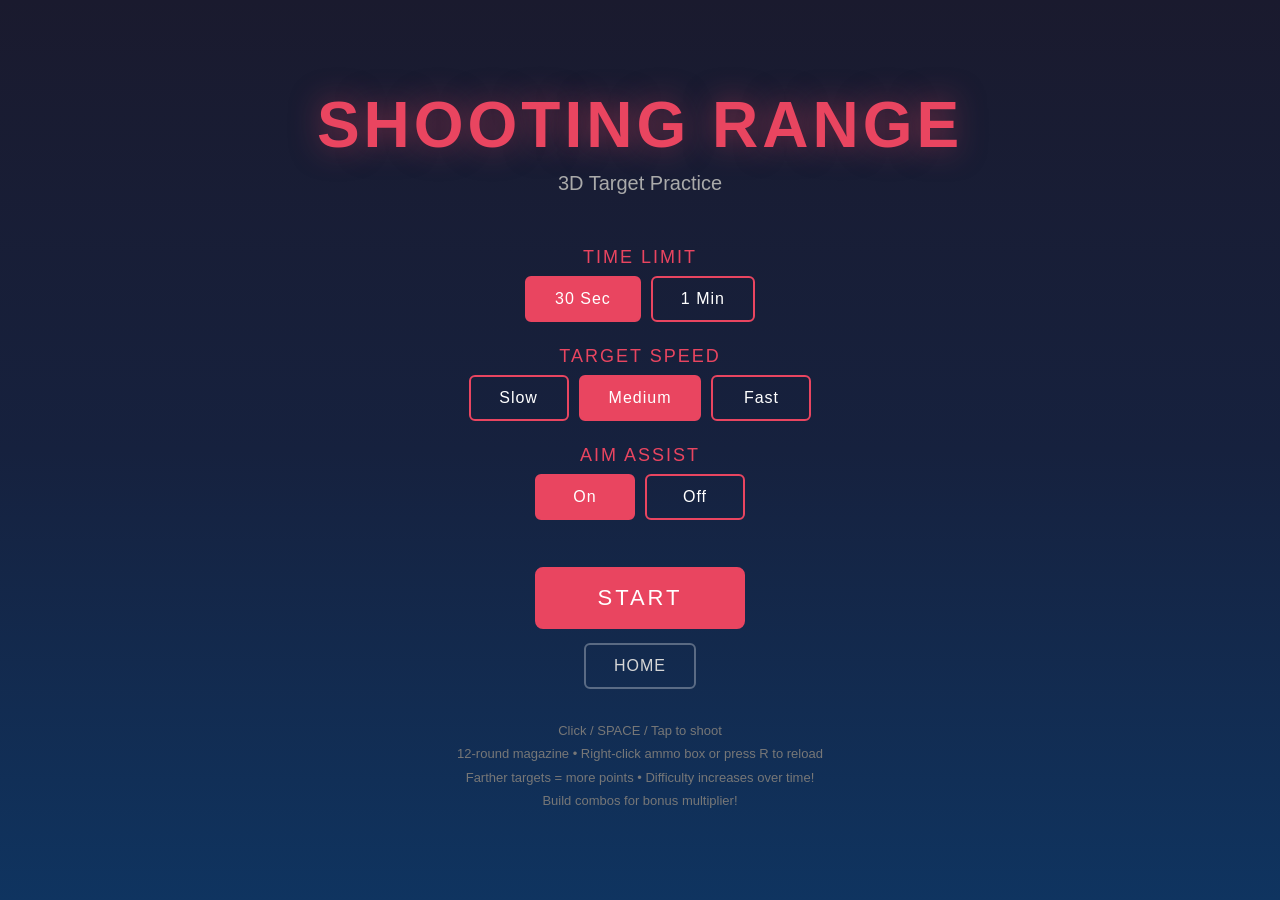
<file: shooting-range.html>
<!DOCTYPE html>
<html lang="en">
<head>
<meta charset="UTF-8">
<meta name="viewport" content="width=device-width, initial-scale=1.0, maximum-scale=1.0, user-scalable=no">
<title>3D Shooting Range</title>
<style>
* { margin: 0; padding: 0; box-sizing: border-box; }
body {
  overflow: hidden;
  background: #000;
  font-family: 'Segoe UI', Arial, sans-serif;
  user-select: none;
  touch-action: none;
  -webkit-touch-callout: none;
  -webkit-tap-highlight-color: transparent;
}
body.game-active { cursor: none; }
canvas { display: block; }

#menu {
  position: absolute; top: 0; left: 0; width: 100%; height: 100%;
  display: flex; flex-direction: column; align-items: center; justify-content: center;
  background: linear-gradient(180deg, #1a1a2e 0%, #16213e 50%, #0f3460 100%);
  z-index: 100;
}
#menu.hidden { display: none; }

#menu h1 {
  font-size: 64px; color: #e94560; text-shadow: 0 0 30px rgba(233,69,96,0.5);
  margin-bottom: 10px; letter-spacing: 4px;
}
#menu h2 {
  font-size: 20px; color: #aaa; margin-bottom: 40px; font-weight: normal;
}

.menu-section {
  margin: 12px 0; text-align: center;
}
.menu-section label {
  display: block; color: #e94560; font-size: 18px; margin-bottom: 8px;
  text-transform: uppercase; letter-spacing: 2px;
}

.btn-group { display: flex; gap: 10px; justify-content: center; }

.btn {
  padding: 12px 28px; font-size: 16px; border: 2px solid #e94560;
  background: transparent; color: #fff; cursor: pointer;
  border-radius: 6px; transition: all 0.2s; letter-spacing: 1px;
  min-width: 100px;
}
.btn:hover { background: #e94560; transform: scale(1.05); }
.btn.active { background: #e94560; }
.btn-subtle {
  border-color: rgba(255,255,255,0.3);
  color: #d6d6d6;
}
.btn-subtle:hover {
  background: rgba(255,255,255,0.12);
  border-color: #fff;
}

.menu-actions {
  display: flex;
  justify-content: center;
  gap: 12px;
  margin-top: 14px;
}

#startBtn {
  margin-top: 35px; padding: 16px 60px; font-size: 22px;
  border: 2px solid #e94560; background: #e94560; color: #fff;
  cursor: pointer; border-radius: 8px; letter-spacing: 3px;
  text-transform: uppercase; transition: all 0.2s;
}
#startBtn:hover { background: #ff6b81; border-color: #ff6b81; transform: scale(1.08); }

.instructions {
  margin-top: 30px; color: #777; font-size: 13px; text-align: center; line-height: 1.8;
}

#hud {
  position: absolute; top: 0; left: 0; width: 100%; padding: 15px 25px;
  display: flex; justify-content: space-between; align-items: center;
  pointer-events: none; z-index: 10;
}
#hud.hidden { display: none; }

#restartBtn {
  position: absolute; top: 58px; right: 25px;
  padding: 6px 16px; font-size: 13px; border: 1px solid rgba(233,69,96,0.6);
  background: rgba(0,0,0,0.5); color: #e94560; cursor: pointer;
  border-radius: 4px; z-index: 20; pointer-events: all;
  backdrop-filter: blur(4px); letter-spacing: 1px; transition: all 0.2s;
}
#restartBtn:hover { background: #e94560; color: #fff; }
#restartBtn.hidden { display: none; }

#endRunBtn {
  position: absolute; top: 98px; right: 25px;
  padding: 6px 16px; font-size: 13px; border: 1px solid rgba(233,69,96,0.6);
  background: rgba(0,0,0,0.5); color: #e94560; cursor: pointer;
  border-radius: 4px; z-index: 20; pointer-events: all;
  backdrop-filter: blur(4px); letter-spacing: 1px; transition: all 0.2s;
}
#endRunBtn:hover { background: #e94560; color: #fff; }
#endRunBtn.hidden { display: none; }

.hud-box {
  background: rgba(0,0,0,0.6); border: 1px solid rgba(233,69,96,0.4);
  padding: 8px 18px; border-radius: 6px; color: #fff; font-size: 18px;
  backdrop-filter: blur(4px);
}
.hud-box span { color: #e94560; font-weight: bold; }

#comboDisplay {
  position: absolute; top: 70px; right: 25px;
  color: #ffcc00; font-size: 22px; font-weight: bold;
  pointer-events: none; z-index: 10; opacity: 0;
  text-shadow: 0 0 10px rgba(255,204,0,0.5);
  transition: opacity 0.3s;
}

#gameOver {
  position: absolute; top: 0; left: 0; width: 100%; height: 100%;
  display: flex; flex-direction: column; align-items: center; justify-content: center;
  background: radial-gradient(ellipse at center, rgba(15,5,15,0.92) 0%, rgba(0,0,0,0.97) 100%);
  z-index: 100;
  backdrop-filter: blur(8px);
}
#gameOver.hidden { display: none; }

#gameOver .go-title {
  font-size: 64px; color: #e94560; margin-bottom: 6px; letter-spacing: 8px;
  text-transform: uppercase; font-weight: 900;
  text-shadow: 0 0 40px rgba(233,69,96,0.6), 0 0 80px rgba(233,69,96,0.3), 0 4px 12px rgba(0,0,0,0.8);
  animation: titlePulse 2s ease-in-out infinite;
}
@keyframes titlePulse {
  0%, 100% { text-shadow: 0 0 40px rgba(233,69,96,0.6), 0 0 80px rgba(233,69,96,0.3); }
  50% { text-shadow: 0 0 60px rgba(233,69,96,0.8), 0 0 120px rgba(233,69,96,0.4); }
}
#gameOver .go-subtitle {
  font-size: 16px; color: #888; letter-spacing: 6px; text-transform: uppercase;
  margin-bottom: 35px; font-weight: 300;
}

#gameOver .stats-grid {
  display: grid; grid-template-columns: 1fr 1fr; gap: 12px 30px;
  margin-bottom: 35px;
}
#gameOver .stat-card {
  background: linear-gradient(145deg, rgba(233,69,96,0.08) 0%, rgba(20,10,15,0.6) 100%);
  border: 1px solid rgba(233,69,96,0.25);
  border-radius: 10px; padding: 16px 28px; text-align: center;
  min-width: 160px;
  backdrop-filter: blur(4px);
  transition: transform 0.2s, border-color 0.2s;
}
#gameOver .stat-card:hover {
  transform: translateY(-2px);
  border-color: rgba(233,69,96,0.5);
}
#gameOver .stat-label {
  font-size: 11px; color: #888; text-transform: uppercase; letter-spacing: 2px;
  margin-bottom: 6px;
}
#gameOver .stat-value {
  font-size: 32px; color: #fff; font-weight: 800;
}
#gameOver .stat-value span { color: #e94560; }
#gameOver .stat-value .unit { font-size: 16px; color: #aaa; font-weight: 400; }

#gameOver .go-rank {
  font-size: 18px; color: #ffcc00; margin-bottom: 25px; letter-spacing: 2px;
  text-shadow: 0 0 15px rgba(255,204,0,0.4);
}

#gameOver .go-buttons {
  display: flex; gap: 14px;
}
#gameOver .go-btn {
  padding: 14px 36px; font-size: 15px; border: 2px solid #e94560;
  background: transparent; color: #fff; cursor: pointer;
  border-radius: 8px; transition: all 0.2s; letter-spacing: 2px;
  text-transform: uppercase; font-weight: 600;
}
#gameOver .go-btn:hover { background: #e94560; transform: scale(1.05); }
#gameOver .go-btn.primary {
  background: #e94560; border-color: #e94560;
}
#gameOver .go-btn.primary:hover { background: #ff6b81; border-color: #ff6b81; }

#gameOver .go-divider {
  width: 80px; height: 2px; margin: 0 auto 20px;
  background: linear-gradient(90deg, transparent, #e94560, transparent);
}

#floatingScores {
  position: absolute; top: 0; left: 0; width: 100%; height: 100%;
  pointer-events: none; z-index: 15;
}
.float-score {
  position: absolute; color: #ffcc00; font-size: 24px; font-weight: bold;
  text-shadow: 0 0 8px rgba(255,204,0,0.6);
  animation: floatUp 1s ease-out forwards;
  pointer-events: none;
}
@keyframes floatUp {
  0% { opacity: 1; transform: translateY(0) scale(1); }
  100% { opacity: 0; transform: translateY(-80px) scale(1.3); }
}

.miss-indicator {
  position: absolute; color: #ff4444; font-size: 18px; font-weight: bold;
  animation: floatUp 0.7s ease-out forwards;
  pointer-events: none;
}

/* Ammo HUD */
#ammoDisplay {
  position: absolute; bottom: 30px; right: 30px;
  color: #fff; font-size: 42px; font-weight: 900;
  font-family: 'Consolas', monospace;
  pointer-events: none; z-index: 10;
  text-shadow: 0 2px 8px rgba(0,0,0,0.8);
}
#ammoDisplay .ammo-current { color: #fff; }
#ammoDisplay .ammo-sep { color: #666; font-size: 28px; margin: 0 2px; }
#ammoDisplay .ammo-max { color: #888; font-size: 24px; }
#ammoDisplay.low .ammo-current { color: #e94560; animation: ammoWarn 0.4s ease-in-out infinite alternate; }
#ammoDisplay.empty .ammo-current { color: #ff2222; font-size: 46px; }
@keyframes ammoWarn { from { opacity: 1; } to { opacity: 0.5; } }
#ammoDisplay.hidden { display: none; }

#reloadPrompt {
  position: absolute; top: 50%; left: 50%; transform: translate(-50%, -50%);
  color: #ff4444; font-size: 28px; font-weight: 900; letter-spacing: 4px;
  text-transform: uppercase; pointer-events: none; z-index: 12;
  text-shadow: 0 0 20px rgba(255,60,60,0.6), 0 2px 6px rgba(0,0,0,0.8);
  opacity: 0; transition: opacity 0.3s; display: none;
}
#reloadPrompt.visible { display: block; opacity: 1; animation: reloadPulse 0.8s ease-in-out infinite alternate; }
@keyframes reloadPulse {
  from { transform: translate(-50%, -50%) scale(1); opacity: 0.7; }
  to { transform: translate(-50%, -50%) scale(1.08); opacity: 1; }
}
#reloadPrompt .reload-sub {
  display: block; font-size: 14px; color: #ffaa44; letter-spacing: 2px;
  margin-top: 6px; font-weight: 600;
}

#reloadBar {
  position: absolute; bottom: 80px; right: 30px;
  width: 120px; height: 6px; background: rgba(255,255,255,0.15);
  border-radius: 3px; overflow: hidden;
  pointer-events: none; z-index: 10; opacity: 0;
  transition: opacity 0.2s;
}
#reloadBar .fill {
  height: 100%; width: 0%; background: #e94560;
  border-radius: 3px; transition: width 0.05s linear;
}
#reloadBar.hidden { display: none; }

/* Highscore in game over */
#gameOver .go-highscore {
  font-size: 14px; color: #e94560; margin-bottom: 15px;
  letter-spacing: 2px; text-transform: uppercase;
}
#gameOver .go-highscore.new-record {
  color: #ffcc00; animation: titlePulse 1s ease-in-out infinite;
}

/* Mobile reload button */
#mobileReloadBtn {
  display: none;
  position: absolute; bottom: 30px; left: 30px;
  padding: 14px 28px; font-size: 16px; font-weight: 900;
  letter-spacing: 3px; text-transform: uppercase;
  border: 2px solid #e94560; background: rgba(233,69,96,0.3);
  color: #fff; border-radius: 12px; z-index: 20;
  backdrop-filter: blur(4px);
  -webkit-backdrop-filter: blur(4px);
  transition: all 0.2s;
  touch-action: manipulation;
}
#mobileReloadBtn:active { background: #e94560; transform: scale(0.95); }
#mobileReloadBtn.hidden { display: none; }
#mobileReloadBtn.empty { border-color: #ff2222; background: rgba(255,34,34,0.4); animation: btnPulse 0.8s ease-in-out infinite alternate; }
@keyframes btnPulse {
  from { transform: scale(1); box-shadow: 0 0 8px rgba(255,34,34,0.3); }
  to { transform: scale(1.06); box-shadow: 0 0 20px rgba(255,34,34,0.6); }
}

/* Mobile crosshair */
#mobileCrosshair {
  display: none; position: absolute; pointer-events: none; z-index: 11;
  width: 40px; height: 40px; transform: translate(-50%, -50%);
}
#mobileCrosshair::before, #mobileCrosshair::after {
  content: ''; position: absolute; background: rgba(255,255,255,0.8);
}
#mobileCrosshair::before { top: 50%; left: 4px; right: 4px; height: 2px; transform: translateY(-50%); }
#mobileCrosshair::after { left: 50%; top: 4px; bottom: 4px; width: 2px; transform: translateX(-50%); }

/* ====== MOBILE RESPONSIVE ====== */
@media (max-width: 768px) {
  #menu h1 { font-size: 36px; letter-spacing: 2px; }
  #menu h2 { font-size: 14px; margin-bottom: 20px; }
  .menu-section { margin: 8px 0; }
  .menu-section label { font-size: 14px; }
  .btn { padding: 10px 18px; font-size: 13px; min-width: 70px; }
  #startBtn { margin-top: 20px; padding: 14px 40px; font-size: 18px; }
  .instructions { font-size: 11px; margin-top: 16px; padding: 0 20px; }

  #hud { padding: 8px 12px; }
  .hud-box { padding: 5px 10px; font-size: 13px; border-radius: 4px; }

  #restartBtn { top: 46px; right: 12px; padding: 5px 10px; font-size: 11px; }
  #endRunBtn { top: 78px; right: 12px; padding: 5px 10px; font-size: 11px; }

  #ammoDisplay { bottom: 20px; right: 16px; font-size: 30px; }
  #ammoDisplay .ammo-sep { font-size: 20px; }
  #ammoDisplay .ammo-max { font-size: 18px; }
  #ammoDisplay.empty .ammo-current { font-size: 34px; }

  #reloadBar { bottom: 60px; right: 16px; width: 90px; }

  #reloadPrompt { font-size: 22px; letter-spacing: 2px; }
  #reloadPrompt .reload-sub { font-size: 11px; }

  #comboDisplay { top: 52px; right: 12px; font-size: 16px; }

  #gameOver .go-title { font-size: 36px; letter-spacing: 4px; }
  #gameOver .go-subtitle { font-size: 12px; letter-spacing: 4px; margin-bottom: 20px; }
  #gameOver .stats-grid { gap: 8px 12px; margin-bottom: 20px; }
  #gameOver .stat-card { padding: 10px 16px; min-width: 120px; }
  #gameOver .stat-label { font-size: 9px; }
  #gameOver .stat-value { font-size: 24px; }
  #gameOver .stat-value .unit { font-size: 13px; }
  #gameOver .go-rank { font-size: 14px; margin-bottom: 16px; }
  #gameOver .go-btn { padding: 12px 22px; font-size: 13px; }
  #gameOver .go-highscore { font-size: 12px; }
}

@media (max-width: 480px) {
  #menu h1 { font-size: 28px; }
  .btn { padding: 8px 14px; font-size: 12px; min-width: 60px; }
  #startBtn { padding: 12px 32px; font-size: 16px; }

  .hud-box { padding: 4px 8px; font-size: 11px; }

  #ammoDisplay { bottom: 16px; right: 12px; font-size: 24px; }
  #ammoDisplay .ammo-sep { font-size: 16px; }
  #ammoDisplay .ammo-max { font-size: 14px; }

  #gameOver .go-title { font-size: 28px; letter-spacing: 3px; }
  #gameOver .stats-grid { grid-template-columns: 1fr 1fr; gap: 6px 8px; padding: 0 10px; }
  #gameOver .stat-card { padding: 8px 10px; min-width: 0; }
  #gameOver .stat-value { font-size: 20px; }
  #gameOver .go-btn { padding: 10px 16px; font-size: 12px; }
}

/* Show mobile reload button on touch devices */
@media (hover: none) and (pointer: coarse) {
  #mobileReloadBtn { display: block; }
  #mobileCrosshair { display: block; }
  #reloadPrompt .reload-sub { display: none; }
  #reloadPrompt::after { content: 'Tap RELOAD button'; display: block; font-size: 14px; color: #ffaa44; letter-spacing: 2px; margin-top: 6px; font-weight: 600; }
  body.game-active { cursor: default; }
}
</style>
<script defer src="https://cdn.vercel-insights.com/v1/script.js"></script>
</head>
<body>

<div id="menu">
  <h1>SHOOTING RANGE</h1>
  <h2>3D Target Practice</h2>

  <div class="menu-section">
    <label>Time Limit</label>
    <div class="btn-group">
      <button class="btn active" onclick="setTime(30, this)">30 Sec</button>
      <button class="btn" onclick="setTime(60, this)">1 Min</button>
    </div>
  </div>

  <div class="menu-section">
    <label>Target Speed</label>
    <div class="btn-group">
      <button class="btn" onclick="setSpeed('slow', this)">Slow</button>
      <button class="btn active" onclick="setSpeed('medium', this)">Medium</button>
      <button class="btn" onclick="setSpeed('fast', this)">Fast</button>
    </div>
  </div>

  <div class="menu-section">
    <label>Aim Assist</label>
    <div class="btn-group">
      <button class="btn active" onclick="setAimAssist(true, this)">On</button>
      <button class="btn" onclick="setAimAssist(false, this)">Off</button>
    </div>
  </div>

  <button id="startBtn" onclick="startGame()">START</button>
  <div class="menu-actions">
    <button class="btn btn-subtle" onclick="goHome()">HOME</button>
  </div>

  <div class="instructions">
    Click / SPACE / Tap to shoot<br>
    12-round magazine • Right-click ammo box or press R to reload<br>
    Farther targets = more points • Difficulty increases over time!<br>
    Build combos for bonus multiplier!
  </div>
</div>

<div id="hud" class="hidden">
  <div class="hud-box">Score: <span id="scoreDisplay">0</span></div>
  <div class="hud-box">Time: <span id="timeDisplay">30</span></div>
  <div class="hud-box">Hits: <span id="hitsDisplay">0</span> / <span id="shotsDisplay">0</span></div>
</div>
<div id="comboDisplay"></div>

<div id="gameOver" class="hidden">
  <div class="go-title">GAME OVER</div>
  <div class="go-subtitle">Mission Complete</div>
  <div class="go-divider"></div>
  <div id="goRank" class="go-rank"></div>
  <div id="goHighscore" class="go-highscore"></div>
  <div class="stats-grid">
    <div class="stat-card">
      <div class="stat-label">Final Score</div>
      <div class="stat-value"><span id="finalScore">0</span></div>
    </div>
    <div class="stat-card">
      <div class="stat-label">Accuracy</div>
      <div class="stat-value"><span id="finalAccuracy">0%</span></div>
    </div>
    <div class="stat-card">
      <div class="stat-label">Best Combo</div>
      <div class="stat-value"><span id="finalCombo">0</span><span class="unit">x</span></div>
    </div>
    <div class="stat-card">
      <div class="stat-label">Best Shot</div>
      <div class="stat-value"><span id="finalLongest">0</span> <span class="unit">pts</span></div>
    </div>
  </div>
  <div class="go-buttons">
    <button class="go-btn" onclick="showMenu()">Menu</button>
    <button class="go-btn" onclick="goHome()">Home</button>
    <button class="go-btn primary" onclick="startGame()">Play Again</button>
  </div>
</div>

<button id="restartBtn" class="hidden" onclick="startGame()">RESTART</button>
<button id="endRunBtn" class="hidden" onclick="endGame()">END GAME</button>
<div id="ammoDisplay" class="hidden">
  <span class="ammo-current" id="ammoCurrent">12</span><span class="ammo-sep">/</span><span class="ammo-max">12</span>
</div>
<div id="reloadBar" class="hidden"><div class="fill" id="reloadFill"></div></div>
<div id="reloadPrompt">RELOAD<span class="reload-sub">Right-click ammo box or press R</span></div>
<button id="mobileReloadBtn" class="hidden" ontouchstart="mobileReload(event)" onclick="mobileReload(event)">RELOAD</button>
<div id="floatingScores"></div>
<div id="mobileCrosshair"></div>
<canvas id="gameCanvas"></canvas>

<script>
const canvas = document.getElementById('gameCanvas');
const ctx = canvas.getContext('2d');

// Polyfill for roundRect
if (!ctx.roundRect) {
  CanvasRenderingContext2D.prototype.roundRect = function(x, y, w, h, r) {
    if (typeof r === 'number') r = [r, r, r, r];
    const [tl, tr, br, bl] = r;
    this.moveTo(x + tl, y);
    this.lineTo(x + w - tr, y);
    this.quadraticCurveTo(x + w, y, x + w, y + tr);
    this.lineTo(x + w, y + h - br);
    this.quadraticCurveTo(x + w, y + h, x + w - br, y + h);
    this.lineTo(x + bl, y + h);
    this.quadraticCurveTo(x, y + h, x, y + h - bl);
    this.lineTo(x, y + tl);
    this.quadraticCurveTo(x, y, x + tl, y);
    this.closePath();
    return this;
  };
}

let W, H;
function resize() {
  W = canvas.width = window.innerWidth;
  H = canvas.height = window.innerHeight;
}
resize();
window.addEventListener('resize', resize);

// Settings
let gameDuration = 30;
let speedSetting = 'medium';
let aimAssist = true;

// Game state
let gameRunning = false;
let score = 0;
let timeLeft = 30;
let totalShots = 0;
let totalHits = 0;
let combo = 0;
let maxCombo = 0;
let longestShot = 0;
let targets = [];
let particles = [];
let mouseX = W / 2, mouseY = H / 2;
let muzzleFlash = 0;
let gunRecoil = 0;
let lastTime = 0;
let timerInterval = null;

// Ammo system
const MAGAZINE_SIZE = 12;
let ammo = MAGAZINE_SIZE;
let isReloading = false;
let reloadTimer = 0;
const RELOAD_TIME = 1.8; // seconds

// Difficulty progression
let difficultyMult = 1.0;
let gameElapsed = 0;

// Ambient sound
let ambientNodes = [];

// Bullet holes on targets
// stored per target as array of {localX, localY, size}

// Ammo box screen rect (updated each frame in drawBackground)
let ammoBoxRect = { x: 0, y: 0, w: 0, h: 0 };
let mouseOverAmmoBox = false;

document.body.classList.remove('game-active');

// 3D perspective
const VP = { x: 0, y: 0, fov: 600 }; // vanishing point, field of view
const GROUND_Y = 0.65; // ground horizon ratio
const MIN_Z = 2;
const MAX_Z = 18;

// Speed multipliers
const SPEED_MAP = { slow: 0.4, medium: 0.8, fast: 1.5 };

// Audio context
let audioCtx = null;
function initAudio() {
  try {
    if (!audioCtx) {
      audioCtx = new (window.AudioContext || window.webkitAudioContext)();
    }
    if (audioCtx.state === 'suspended') {
      audioCtx.resume();
    }
  } catch(e) { /* audio not available */ }
}

function playSound(type) {
  if (!audioCtx) return;
  try { _playSound(type); } catch(e) { /* ignore audio errors */ }
}

function _playSound(type) {
  const now = audioCtx.currentTime;
  const sr = audioCtx.sampleRate;

  if (type === 'shoot') {
    // Realistic gunshot: initial crack + body + tail reverb
    // Layer 1: Sharp transient crack
    const crackLen = sr * 0.03;
    const crackBuf = audioCtx.createBuffer(1, crackLen, sr);
    const crackData = crackBuf.getChannelData(0);
    for (let i = 0; i < crackLen; i++) {
      const t = i / sr;
      crackData[i] = (Math.random() * 2 - 1) * Math.exp(-t * 200) * 0.9;
    }
    const crackSrc = audioCtx.createBufferSource();
    crackSrc.buffer = crackBuf;
    const crackGain = audioCtx.createGain();
    crackGain.gain.setValueAtTime(0.7, now);
    const crackHP = audioCtx.createBiquadFilter();
    crackHP.type = 'highpass';
    crackHP.frequency.value = 2000;
    crackSrc.connect(crackHP).connect(crackGain).connect(audioCtx.destination);
    crackSrc.start(now);

    // Layer 2: Low boom body
    const boomLen = sr * 0.25;
    const boomBuf = audioCtx.createBuffer(1, boomLen, sr);
    const boomData = boomBuf.getChannelData(0);
    for (let i = 0; i < boomLen; i++) {
      const t = i / sr;
      boomData[i] = (Math.random() * 2 - 1) * Math.exp(-t * 18) * 0.5;
      boomData[i] += Math.sin(t * 80 * Math.PI * 2) * Math.exp(-t * 25) * 0.3;
      boomData[i] += Math.sin(t * 55 * Math.PI * 2) * Math.exp(-t * 20) * 0.2;
    }
    const boomSrc = audioCtx.createBufferSource();
    boomSrc.buffer = boomBuf;
    const boomGain = audioCtx.createGain();
    boomGain.gain.setValueAtTime(0.5, now);
    const boomLP = audioCtx.createBiquadFilter();
    boomLP.type = 'lowpass';
    boomLP.frequency.setValueAtTime(1500, now);
    boomLP.frequency.exponentialRampToValueAtTime(200, now + 0.2);
    boomSrc.connect(boomLP).connect(boomGain).connect(audioCtx.destination);
    boomSrc.start(now);

    // Layer 3: Reverb tail (outdoor range echo)
    const tailLen = sr * 0.5;
    const tailBuf = audioCtx.createBuffer(1, tailLen, sr);
    const tailData = tailBuf.getChannelData(0);
    for (let i = 0; i < tailLen; i++) {
      const t = i / sr;
      tailData[i] = (Math.random() * 2 - 1) * Math.exp(-t * 6) * 0.12;
    }
    const tailSrc = audioCtx.createBufferSource();
    tailSrc.buffer = tailBuf;
    const tailGain = audioCtx.createGain();
    tailGain.gain.setValueAtTime(0, now);
    tailGain.gain.linearRampToValueAtTime(0.15, now + 0.05);
    tailGain.gain.exponentialRampToValueAtTime(0.001, now + 0.5);
    const tailLP = audioCtx.createBiquadFilter();
    tailLP.type = 'lowpass';
    tailLP.frequency.value = 800;
    tailSrc.connect(tailLP).connect(tailGain).connect(audioCtx.destination);
    tailSrc.start(now + 0.01);

    // Layer 4: Mechanical click (slide action)
    const clickOsc = audioCtx.createOscillator();
    const clickGain = audioCtx.createGain();
    clickOsc.type = 'square';
    clickOsc.frequency.setValueAtTime(3500, now + 0.06);
    clickOsc.frequency.exponentialRampToValueAtTime(800, now + 0.08);
    clickGain.gain.setValueAtTime(0, now);
    clickGain.gain.setValueAtTime(0.06, now + 0.06);
    clickGain.gain.exponentialRampToValueAtTime(0.001, now + 0.1);
    clickOsc.connect(clickGain).connect(audioCtx.destination);
    clickOsc.start(now + 0.06);
    clickOsc.stop(now + 0.1);
  }
  else if (type === 'hit') {
    // Metal target clang: impact + resonance + wobble
    // Impact thud
    const impactOsc = audioCtx.createOscillator();
    const impactGain = audioCtx.createGain();
    impactOsc.type = 'sine';
    impactOsc.frequency.setValueAtTime(220, now);
    impactOsc.frequency.exponentialRampToValueAtTime(100, now + 0.08);
    impactGain.gain.setValueAtTime(0.3, now);
    impactGain.gain.exponentialRampToValueAtTime(0.001, now + 0.1);
    impactOsc.connect(impactGain).connect(audioCtx.destination);
    impactOsc.start(now);
    impactOsc.stop(now + 0.1);

    // Metal ring (multiple harmonics)
    [680, 1360, 2100, 3200].forEach((freq, i) => {
      const osc = audioCtx.createOscillator();
      const gain = audioCtx.createGain();
      osc.type = 'sine';
      osc.frequency.setValueAtTime(freq * (0.95 + Math.random() * 0.1), now);
      osc.frequency.exponentialRampToValueAtTime(freq * 0.7, now + 0.4);
      const vol = 0.15 / (i + 1);
      gain.gain.setValueAtTime(vol, now);
      gain.gain.exponentialRampToValueAtTime(0.001, now + 0.3 - i * 0.05);
      osc.connect(gain).connect(audioCtx.destination);
      osc.start(now);
      osc.stop(now + 0.35);
    });

    // Steel plate wobble
    const wobbleOsc = audioCtx.createOscillator();
    const wobbleGain = audioCtx.createGain();
    wobbleOsc.type = 'sine';
    wobbleOsc.frequency.setValueAtTime(420, now + 0.02);
    // Vibrato for wobble effect
    const lfo = audioCtx.createOscillator();
    const lfoGain = audioCtx.createGain();
    lfo.frequency.value = 12;
    lfoGain.gain.value = 30;
    lfo.connect(lfoGain).connect(wobbleOsc.frequency);
    lfo.start(now);
    lfo.stop(now + 0.4);
    wobbleGain.gain.setValueAtTime(0.08, now + 0.02);
    wobbleGain.gain.exponentialRampToValueAtTime(0.001, now + 0.35);
    wobbleOsc.connect(wobbleGain).connect(audioCtx.destination);
    wobbleOsc.start(now + 0.02);
    wobbleOsc.stop(now + 0.4);
  }
  else if (type === 'emptyClick') {
    // Dry fire / empty chamber click
    const clickOsc = audioCtx.createOscillator();
    const clickG = audioCtx.createGain();
    clickOsc.type = 'square';
    clickOsc.frequency.setValueAtTime(3800, now);
    clickOsc.frequency.exponentialRampToValueAtTime(600, now + 0.015);
    clickG.gain.setValueAtTime(0.12, now);
    clickG.gain.exponentialRampToValueAtTime(0.001, now + 0.03);
    clickOsc.connect(clickG).connect(audioCtx.destination);
    clickOsc.start(now); clickOsc.stop(now + 0.04);
    // Tiny metallic ping
    const pingOsc = audioCtx.createOscillator();
    const pingG = audioCtx.createGain();
    pingOsc.type = 'sine';
    pingOsc.frequency.setValueAtTime(2800, now + 0.005);
    pingOsc.frequency.exponentialRampToValueAtTime(1200, now + 0.04);
    pingG.gain.setValueAtTime(0.04, now + 0.005);
    pingG.gain.exponentialRampToValueAtTime(0.001, now + 0.05);
    pingOsc.connect(pingG).connect(audioCtx.destination);
    pingOsc.start(now + 0.005); pingOsc.stop(now + 0.06);
  }
  else if (type === 'miss') {
    // Bullet whiz-by + dirt impact
    // Whiz
    const whizOsc = audioCtx.createOscillator();
    const whizGain = audioCtx.createGain();
    whizOsc.type = 'sawtooth';
    whizOsc.frequency.setValueAtTime(3000, now);
    whizOsc.frequency.exponentialRampToValueAtTime(400, now + 0.15);
    whizGain.gain.setValueAtTime(0.04, now);
    whizGain.gain.exponentialRampToValueAtTime(0.001, now + 0.15);
    const whizBP = audioCtx.createBiquadFilter();
    whizBP.type = 'bandpass';
    whizBP.frequency.value = 1500;
    whizBP.Q.value = 3;
    whizOsc.connect(whizBP).connect(whizGain).connect(audioCtx.destination);
    whizOsc.start(now);
    whizOsc.stop(now + 0.15);

    // Dirt thud
    const dirtLen = sr * 0.08;
    const dirtBuf = audioCtx.createBuffer(1, dirtLen, sr);
    const dirtData = dirtBuf.getChannelData(0);
    for (let i = 0; i < dirtLen; i++) {
      const t = i / sr;
      dirtData[i] = (Math.random() * 2 - 1) * Math.exp(-t * 60) * 0.2;
    }
    const dirtSrc = audioCtx.createBufferSource();
    dirtSrc.buffer = dirtBuf;
    const dirtGain = audioCtx.createGain();
    dirtGain.gain.setValueAtTime(0.2, now + 0.02);
    const dirtLP = audioCtx.createBiquadFilter();
    dirtLP.type = 'lowpass';
    dirtLP.frequency.value = 400;
    dirtSrc.connect(dirtLP).connect(dirtGain).connect(audioCtx.destination);
    dirtSrc.start(now + 0.02);
  }
  else if (type === 'combo') {
    // Satisfying ascending chime with shimmer
    [0, 0.05, 0.1, 0.15].forEach((delay, i) => {
      const osc = audioCtx.createOscillator();
      const gain = audioCtx.createGain();
      osc.type = 'sine';
      osc.frequency.value = 523 * Math.pow(1.26, i); // C5 major arpeggio
      gain.gain.setValueAtTime(0.15, now + delay);
      gain.gain.exponentialRampToValueAtTime(0.001, now + delay + 0.25);
      osc.connect(gain).connect(audioCtx.destination);
      osc.start(now + delay);
      osc.stop(now + delay + 0.25);
      // Shimmer harmonic
      const osc2 = audioCtx.createOscillator();
      const gain2 = audioCtx.createGain();
      osc2.type = 'sine';
      osc2.frequency.value = 523 * Math.pow(1.26, i) * 2;
      gain2.gain.setValueAtTime(0.05, now + delay);
      gain2.gain.exponentialRampToValueAtTime(0.001, now + delay + 0.15);
      osc2.connect(gain2).connect(audioCtx.destination);
      osc2.start(now + delay);
      osc2.stop(now + delay + 0.15);
    });
  }
  else if (type === 'gameOver') {
    // Dramatic end: deep brass-like chord + fading reverb
    // Low tone
    const bass = audioCtx.createOscillator();
    const bassGain = audioCtx.createGain();
    bass.type = 'sawtooth';
    bass.frequency.value = 110;
    bassGain.gain.setValueAtTime(0.15, now);
    bassGain.gain.exponentialRampToValueAtTime(0.001, now + 1.5);
    const bassLP = audioCtx.createBiquadFilter();
    bassLP.type = 'lowpass';
    bassLP.frequency.setValueAtTime(800, now);
    bassLP.frequency.exponentialRampToValueAtTime(100, now + 1.5);
    bass.connect(bassLP).connect(bassGain).connect(audioCtx.destination);
    bass.start(now);
    bass.stop(now + 1.5);

    // Descending minor chord
    [0, 0.1, 0.2, 0.4, 0.7].forEach((delay, i) => {
      const osc = audioCtx.createOscillator();
      const gain = audioCtx.createGain();
      osc.type = 'triangle';
      const notes = [440, 392, 349, 330, 262]; // A4 G4 F4 E4 C4
      osc.frequency.value = notes[i];
      gain.gain.setValueAtTime(0.12, now + delay);
      gain.gain.exponentialRampToValueAtTime(0.001, now + delay + 0.6);
      osc.connect(gain).connect(audioCtx.destination);
      osc.start(now + delay);
      osc.stop(now + delay + 0.6);
    });

    // Cymbal-like wash
    const washLen = sr * 1.2;
    const washBuf = audioCtx.createBuffer(1, washLen, sr);
    const washData = washBuf.getChannelData(0);
    for (let i = 0; i < washLen; i++) {
      const t = i / sr;
      washData[i] = (Math.random() * 2 - 1) * Math.exp(-t * 3) * 0.06;
    }
    const washSrc = audioCtx.createBufferSource();
    washSrc.buffer = washBuf;
    const washGain = audioCtx.createGain();
    washGain.gain.setValueAtTime(0.1, now);
    const washHP = audioCtx.createBiquadFilter();
    washHP.type = 'highpass';
    washHP.frequency.value = 3000;
    washSrc.connect(washHP).connect(washGain).connect(audioCtx.destination);
    washSrc.start(now);
  }
  else if (type === 'reload') {
    // ====== REALISTIC AR-15 MAGAZINE RELOAD ======
    // Sequence: mag-release → mag-slide-out → mag-drop → grab-new → insert → seat-click → bolt-release

    // Helper: noise burst with envelope & filter
    function noiseBurst(t0, dur, vol, lpF, hpF, decay) {
      const len = Math.ceil(sr * dur);
      const buf = audioCtx.createBuffer(1, len, sr);
      const d = buf.getChannelData(0);
      for (let i = 0; i < len; i++) { d[i] = (Math.random() * 2 - 1) * Math.exp(-(i/sr) * decay); }
      const src = audioCtx.createBufferSource(); src.buffer = buf;
      const g = audioCtx.createGain();
      g.gain.setValueAtTime(vol, t0);
      g.gain.exponentialRampToValueAtTime(0.001, t0 + dur * 0.9);
      let chain = src;
      if (hpF) { const hp = audioCtx.createBiquadFilter(); hp.type='highpass'; hp.frequency.value=hpF; chain=chain.connect(hp); }
      if (lpF) { const lp = audioCtx.createBiquadFilter(); lp.type='lowpass'; lp.frequency.value=lpF; chain=chain.connect(lp); }
      chain.connect(g).connect(audioCtx.destination); src.start(t0);
    }
    // Helper: metallic click
    function metalClick(t0, f1, f2, dur, vol) {
      const o = audioCtx.createOscillator(); const g = audioCtx.createGain();
      o.type='square'; o.frequency.setValueAtTime(f1,t0); o.frequency.exponentialRampToValueAtTime(f2,t0+dur);
      g.gain.setValueAtTime(vol,t0); g.gain.exponentialRampToValueAtTime(0.001,t0+dur);
      const bp = audioCtx.createBiquadFilter(); bp.type='bandpass'; bp.frequency.value=(f1+f2)/2; bp.Q.value=1.5;
      o.connect(bp).connect(g).connect(audioCtx.destination); o.start(t0); o.stop(t0+dur+0.01);
    }

    // 0.00s — Magazine release button click
    metalClick(now, 4500, 1200, 0.025, 0.12);
    noiseBurst(now, 0.02, 0.06, 6000, 2000, 200);

    // 0.05s — Magazine sliding out of magwell (friction scrape)
    const scrapeLen = Math.ceil(sr * 0.18);
    const scrapeBuf = audioCtx.createBuffer(1, scrapeLen, sr);
    const scrapeD = scrapeBuf.getChannelData(0);
    for (let i = 0; i < scrapeLen; i++) {
      const t = i / sr;
      scrapeD[i] = (Math.random()*2-1) * 0.08 * (0.3 + 0.7*Math.sin(t*150*Math.PI*2)*Math.exp(-t*8));
    }
    const scrapeSrc = audioCtx.createBufferSource(); scrapeSrc.buffer = scrapeBuf;
    const scrapeG = audioCtx.createGain();
    scrapeG.gain.setValueAtTime(0.1, now+0.05);
    scrapeG.gain.linearRampToValueAtTime(0.15, now+0.1);
    scrapeG.gain.exponentialRampToValueAtTime(0.01, now+0.22);
    const scrapeBP = audioCtx.createBiquadFilter(); scrapeBP.type='bandpass'; scrapeBP.frequency.value=1800; scrapeBP.Q.value=2;
    scrapeSrc.connect(scrapeBP).connect(scrapeG).connect(audioCtx.destination);
    scrapeSrc.start(now + 0.05);

    // 0.25s — Magazine drops (dull thud hits palm)
    noiseBurst(now+0.25, 0.06, 0.12, 500, null, 60);
    const thumpO = audioCtx.createOscillator(); const thumpG = audioCtx.createGain();
    thumpO.type='sine'; thumpO.frequency.setValueAtTime(120,now+0.25); thumpO.frequency.exponentialRampToValueAtTime(60,now+0.32);
    thumpG.gain.setValueAtTime(0.1,now+0.25); thumpG.gain.exponentialRampToValueAtTime(0.001,now+0.35);
    thumpO.connect(thumpG).connect(audioCtx.destination); thumpO.start(now+0.25); thumpO.stop(now+0.36);

    // 0.55s — Hand grabs new magazine from pouch (fabric rustle)
    noiseBurst(now+0.55, 0.08, 0.03, 3000, 800, 25);

    // 0.75s — Magazine alignment tap
    metalClick(now+0.75, 2200, 800, 0.02, 0.05);

    // 0.85s — Magazine sliding into magwell (upward friction)
    const insLen = Math.ceil(sr * 0.12);
    const insBuf = audioCtx.createBuffer(1, insLen, sr);
    const insD = insBuf.getChannelData(0);
    for (let i = 0; i < insLen; i++) {
      const t = i / sr;
      insD[i] = (Math.random()*2-1) * 0.06 * (0.4 + 0.6*Math.sin(t*200*Math.PI*2)*Math.exp(-t*12));
    }
    const insSrc = audioCtx.createBufferSource(); insSrc.buffer = insBuf;
    const insG = audioCtx.createGain();
    insG.gain.setValueAtTime(0.05,now+0.85); insG.gain.linearRampToValueAtTime(0.14,now+0.93);
    insG.gain.exponentialRampToValueAtTime(0.01,now+0.97);
    const insBP = audioCtx.createBiquadFilter(); insBP.type='bandpass'; insBP.frequency.value=2200; insBP.Q.value=1.8;
    insSrc.connect(insBP).connect(insG).connect(audioCtx.destination); insSrc.start(now+0.85);

    // 0.95s — Magazine SEATS with solid CLACK (the satisfying click-lock)
    metalClick(now+0.95, 5000, 1500, 0.03, 0.18);
    [1800, 3200, 4500].forEach((freq, idx) => {
      const o = audioCtx.createOscillator(); const g = audioCtx.createGain();
      o.type='sine'; o.frequency.setValueAtTime(freq,now+0.95);
      o.frequency.exponentialRampToValueAtTime(freq*0.6,now+1.08);
      g.gain.setValueAtTime(0.06/(idx+1),now+0.95); g.gain.exponentialRampToValueAtTime(0.001,now+1.05+idx*0.02);
      o.connect(g).connect(audioCtx.destination); o.start(now+0.95); o.stop(now+1.1);
    });
    noiseBurst(now+0.95, 0.04, 4000, 1000, 120, 0.08);

    // 1.15s — Hand moves to charging handle
    noiseBurst(now+1.15, 0.04, 2500, 600, 40, 0.03);

    // 1.25s — Charging handle pull back (bolt scrape + spring tension)
    const bbLen = Math.ceil(sr * 0.12);
    const bbBuf = audioCtx.createBuffer(1, bbLen, sr);
    const bbD = bbBuf.getChannelData(0);
    for (let i = 0; i < bbLen; i++) {
      const t = i / sr;
      bbD[i] = (Math.random()*2-1) * 0.12 * (0.5+t*4) * Math.exp(-t*6);
      bbD[i] += Math.sin(t*350*Math.PI*2) * 0.04 * (1-t*5);
    }
    const bbSrc = audioCtx.createBufferSource(); bbSrc.buffer = bbBuf;
    const bbG = audioCtx.createGain(); bbG.gain.setValueAtTime(0.15,now+1.25);
    const bbBP = audioCtx.createBiquadFilter(); bbBP.type='bandpass'; bbBP.frequency.value=3000; bbBP.Q.value=1.2;
    bbSrc.connect(bbBP).connect(bbG).connect(audioCtx.destination); bbSrc.start(now+1.25);

    // Spring tension whine
    const spO = audioCtx.createOscillator(); const spG = audioCtx.createGain();
    spO.type='sine'; spO.frequency.setValueAtTime(600,now+1.25); spO.frequency.linearRampToValueAtTime(1200,now+1.37);
    spG.gain.setValueAtTime(0.02,now+1.25); spG.gain.linearRampToValueAtTime(0.04,now+1.34);
    spG.gain.exponentialRampToValueAtTime(0.001,now+1.38);
    spO.connect(spG).connect(audioCtx.destination); spO.start(now+1.25); spO.stop(now+1.4);

    // 1.40s — Bolt release / forward SLAM (heavy mechanical CHUNK!)
    const slamLen = Math.ceil(sr * 0.06);
    const slamBuf = audioCtx.createBuffer(1, slamLen, sr);
    const slamD = slamBuf.getChannelData(0);
    for (let i = 0; i < slamLen; i++) {
      const t = i / sr;
      slamD[i] = (Math.random()*2-1) * Math.exp(-t*100) * 0.6;
      slamD[i] += Math.sin(t*180*Math.PI*2) * Math.exp(-t*50) * 0.3;
    }
    const slamSrc = audioCtx.createBufferSource(); slamSrc.buffer = slamBuf;
    const slamG = audioCtx.createGain(); slamG.gain.setValueAtTime(0.25,now+1.40);
    const slamLP = audioCtx.createBiquadFilter(); slamLP.type='lowpass';
    slamLP.frequency.setValueAtTime(3000,now+1.40); slamLP.frequency.exponentialRampToValueAtTime(500,now+1.48);
    slamSrc.connect(slamLP).connect(slamG).connect(audioCtx.destination); slamSrc.start(now+1.40);

    // Bolt lock ring
    [2400, 3600, 5200].forEach((freq, idx) => {
      const o = audioCtx.createOscillator(); const g = audioCtx.createGain();
      o.type='sine'; o.frequency.setValueAtTime(freq*(0.95+Math.random()*0.1),now+1.40);
      o.frequency.exponentialRampToValueAtTime(freq*0.5,now+1.55);
      g.gain.setValueAtTime(0.08/(idx+1),now+1.40); g.gain.exponentialRampToValueAtTime(0.001,now+1.50+idx*0.03);
      o.connect(g).connect(audioCtx.destination); o.start(now+1.40); o.stop(now+1.55);
    });

    // Buffer spring vibration after slam
    const svO = audioCtx.createOscillator(); const svG = audioCtx.createGain();
    svO.type='sine'; svO.frequency.setValueAtTime(800,now+1.42); svO.frequency.exponentialRampToValueAtTime(200,now+1.6);
    svG.gain.setValueAtTime(0.03,now+1.42); svG.gain.exponentialRampToValueAtTime(0.001,now+1.6);
    svO.connect(svG).connect(audioCtx.destination); svO.start(now+1.42); svO.stop(now+1.62);

    // 1.55s — Final settling click
    noiseBurst(now+1.55, 0.05, 2000, 800, 80, 0.02);
    metalClick(now+1.58, 1800, 600, 0.015, 0.03);
  }
  else if (type === 'countdown') {
    // Tactical beep
    const osc = audioCtx.createOscillator();
    const gain = audioCtx.createGain();
    osc.type = 'sine';
    const isUrgent = timeLeft <= 3;
    osc.frequency.value = isUrgent ? 1200 : 600;
    gain.gain.setValueAtTime(isUrgent ? 0.25 : 0.12, now);
    gain.gain.exponentialRampToValueAtTime(0.001, now + (isUrgent ? 0.12 : 0.08));
    osc.connect(gain).connect(audioCtx.destination);
    osc.start(now);
    osc.stop(now + 0.12);

    if (isUrgent) {
      // Double beep for urgency
      const osc2 = audioCtx.createOscillator();
      const gain2 = audioCtx.createGain();
      osc2.type = 'sine';
      osc2.frequency.value = 1200;
      gain2.gain.setValueAtTime(0.2, now + 0.08);
      gain2.gain.exponentialRampToValueAtTime(0.001, now + 0.16);
      osc2.connect(gain2).connect(audioCtx.destination);
      osc2.start(now + 0.08);
      osc2.stop(now + 0.16);
    }
  }
}

// 3D projection
function project(x3d, y3d, z3d) {
  const scale = VP.fov / (VP.fov + z3d * 80);
  const sx = W / 2 + x3d * scale * 80;
  const sy = H * GROUND_Y - y3d * scale * 80;
  return { x: sx, y: sy, scale: scale };
}

// Target class
class Target {
  constructor() {
    this.reset(true);
  }

  reset(initial = false) {
    this.z = MIN_Z + Math.random() * (MAX_Z - MIN_Z);
    this.x = (Math.random() - 0.5) * this.z * 1.5;
    this.y = 0.5 + Math.random() * (2 + this.z * 0.15);
    this.baseRadius = 0.4 + Math.random() * 0.3;
    this.faceAngle = (Math.random() - 0.5) * 0.12;
    this.wearMarks = Array.from({ length: 5 }, () => ({
      angle: Math.random() * Math.PI * 2,
      dist: 0.15 + Math.random() * 0.55,
      len: 0.08 + Math.random() * 0.14,
      width: 0.4 + Math.random() * 0.8,
      alpha: 0.08 + Math.random() * 0.12
    }));

    // Movement
    const spd = SPEED_MAP[speedSetting];
    this.vx = (Math.random() - 0.5) * spd * 1.5;
    this.vy = (Math.random() - 0.5) * spd * 0.8;
    this.vz = (Math.random() - 0.5) * spd * 0.4;

    // Direction change timer
    this.dirTimer = 1 + Math.random() * 2;

    this.alive = true;
    this.hitAnim = 0;
    this.bulletHoles = []; // reset bullet holes on respawn

    // Score based on depth
    this.points = Math.round(10 + (this.z - MIN_Z) / (MAX_Z - MIN_Z) * 90);

    if (initial) {
      this.spawnAnim = 1;
    } else {
      this.spawnAnim = 0;
    }
  }

  update(dt) {
    if (!this.alive) {
      this.hitAnim -= dt * 3;
      if (this.hitAnim <= 0) this.reset();
      return;
    }

    if (this.spawnAnim < 1) {
      this.spawnAnim = Math.min(1, this.spawnAnim + dt * 3);
    }

    const spd = SPEED_MAP[speedSetting] * difficultyMult;

    // Direction change
    this.dirTimer -= dt;
    if (this.dirTimer <= 0) {
      this.vx = (Math.random() - 0.5) * spd * 1.5;
      this.vy = (Math.random() - 0.5) * spd * 0.8;
      this.vz = (Math.random() - 0.5) * spd * 0.4;
      this.dirTimer = 1 + Math.random() * 2;
    }

    this.x += this.vx * dt;
    this.y += this.vy * dt;
    this.z += this.vz * dt;

    // Boundaries
    const maxX = this.z * 1.2;
    if (this.x < -maxX) { this.x = -maxX; this.vx = Math.abs(this.vx); }
    if (this.x > maxX) { this.x = maxX; this.vx = -Math.abs(this.vx); }
    if (this.y < 0.3) { this.y = 0.3; this.vy = Math.abs(this.vy); }
    if (this.y > 3 + this.z * 0.15) { this.y = 3 + this.z * 0.15; this.vy = -Math.abs(this.vy); }
    if (this.z < MIN_Z) { this.z = MIN_Z; this.vz = Math.abs(this.vz); }
    if (this.z > MAX_Z) { this.z = MAX_Z; this.vz = -Math.abs(this.vz); }

    this.points = Math.round(10 + (this.z - MIN_Z) / (MAX_Z - MIN_Z) * 90);
  }

  getScreenPos() {
    const p = project(this.x, this.y, this.z);
    const screenRadius = this.baseRadius * p.scale * 50 * this.spawnAnim;
    return { ...p, radius: screenRadius };
  }

  draw() {
    const pos = this.getScreenPos();

    if (!this.alive) {
      // Enhanced hit animation - shrapnel + sparks + shockwave
      const progress = 1 - this.hitAnim;
      // Shockwave ring
      ctx.globalAlpha = this.hitAnim * 0.4;
      ctx.strokeStyle = '#e94560';
      ctx.lineWidth = Math.max(1, pos.radius * 0.08 * this.hitAnim);
      ctx.beginPath();
      ctx.arc(pos.x, pos.y, pos.radius * (1 + progress * 3), 0, Math.PI * 2);
      ctx.stroke();
      // Fragments with rotation
      ctx.globalAlpha = this.hitAnim;
      for (let i = 0; i < 12; i++) {
        const angle = (i / 12) * Math.PI * 2 + progress * 1.5;
        const dist = progress * pos.radius * 3.5;
        const fx = pos.x + Math.cos(angle) * dist;
        const fy = pos.y + Math.sin(angle) * dist + progress * progress * 40;
        const fragSize = pos.radius * (0.15 + (i % 3) * 0.08) * this.hitAnim;
        ctx.save();
        ctx.translate(fx, fy);
        ctx.rotate(angle + progress * 4);
        const colors = ['#e94560', '#fff', '#ffcc00', '#ff6b6b'];
        ctx.fillStyle = colors[i % 4];
        ctx.fillRect(-fragSize, -fragSize * 0.5, fragSize * 2, fragSize);
        ctx.restore();
      }
      // Sparks
      for (let i = 0; i < 6; i++) {
        const angle = (i / 6) * Math.PI * 2 + progress * 3;
        const dist = progress * pos.radius * 4;
        const sx = pos.x + Math.cos(angle) * dist;
        const sy = pos.y + Math.sin(angle) * dist;
        const sparkSize = pos.radius * 0.1 * this.hitAnim;
        ctx.fillStyle = `rgba(255,200,50,${this.hitAnim * 0.8})`;
        ctx.beginPath();
        ctx.arc(sx, sy, Math.max(1, sparkSize), 0, Math.PI * 2);
        ctx.fill();
      }
      ctx.globalAlpha = 1;
      return;
    }

    if (pos.radius < 2) return;

    // Depth fog alpha
    const depthFade = Math.max(0.4, 1 - (this.z - MIN_Z) / (MAX_Z - MIN_Z) * 0.5);

    // === GROUND SHADOW (soft, elongated) ===
    const groundP = project(this.x, 0, this.z);
    ctx.globalAlpha = 0.25 * depthFade;
    const shadowGrad = ctx.createRadialGradient(groundP.x, groundP.y, 0, groundP.x, groundP.y, pos.radius * 1.2);
    shadowGrad.addColorStop(0, 'rgba(0,0,0,0.5)');
    shadowGrad.addColorStop(1, 'rgba(0,0,0,0)');
    ctx.fillStyle = shadowGrad;
    ctx.beginPath();
    ctx.ellipse(groundP.x + pos.radius * 0.3, groundP.y, pos.radius * 1.2, pos.radius * 0.25, 0.1, 0, Math.PI * 2);
    ctx.fill();
    ctx.globalAlpha = 1;

    // === POLE (3D metallic) ===
    const poleW = Math.max(1.5, pos.scale * 5);
    const poleGrad = ctx.createLinearGradient(groundP.x - poleW, 0, groundP.x + poleW, 0);
    poleGrad.addColorStop(0, '#3a3a3a');
    poleGrad.addColorStop(0.3, '#666');
    poleGrad.addColorStop(0.5, '#888');
    poleGrad.addColorStop(0.7, '#666');
    poleGrad.addColorStop(1, '#2a2a2a');
    ctx.fillStyle = poleGrad;
    ctx.fillRect(groundP.x - poleW / 2, pos.y, poleW, groundP.y - pos.y);
    // Pole highlight
    ctx.fillStyle = 'rgba(255,255,255,0.08)';
    ctx.fillRect(groundP.x - poleW / 4, pos.y, poleW / 4, groundP.y - pos.y);

    // === TARGET HANGER / BRACKET ===
    const bracketY = pos.y - pos.radius - Math.max(3, pos.radius * 0.18);
    const bracketW = Math.max(5, pos.radius * 0.46);
    ctx.strokeStyle = 'rgba(65, 70, 74, 0.95)';
    ctx.lineWidth = Math.max(1, pos.scale * 2.1);
    ctx.beginPath();
    ctx.moveTo(pos.x - bracketW * 0.32, bracketY);
    ctx.lineTo(pos.x - pos.radius * 0.38, pos.y - pos.radius * 0.76);
    ctx.moveTo(pos.x + bracketW * 0.32, bracketY);
    ctx.lineTo(pos.x + pos.radius * 0.38, pos.y - pos.radius * 0.76);
    ctx.stroke();
    ctx.fillStyle = '#4f575d';
    ctx.beginPath();
    ctx.roundRect(pos.x - bracketW / 2, bracketY - Math.max(1.5, pos.scale * 1.2), bracketW, Math.max(3, pos.scale * 4), 2);
    ctx.fill();

    // === TARGET BACK RIM (3D depth illusion) ===
    const rimOffset = Math.max(2, pos.radius * 0.06);
    ctx.fillStyle = '#171717';
    ctx.beginPath();
    ctx.arc(pos.x + rimOffset, pos.y + rimOffset, pos.radius + 1.5, 0, Math.PI * 2);
    ctx.fill();

    ctx.save();
    ctx.translate(pos.x, pos.y);
    ctx.rotate(this.faceAngle);

    // === TARGET RINGS (painted steel plate) ===
    const ringColors = [
      ['#8f2c39', '#bf4f5f'],
      ['#d3d2ca', '#f1f0ea'],
      ['#933746', '#c85e6c'],
      ['#dbd8d0', '#faf9f5'],
      ['#8c2734', '#b84354']
    ];

    for (let i = 4; i >= 0; i--) {
      const ringR = pos.radius * ((i + 1) / 5);
      const ringGrad = ctx.createRadialGradient(
        -ringR * 0.28, -ringR * 0.3, 0,
        0, 0, ringR
      );
      ringGrad.addColorStop(0, ringColors[i][1]);
      ringGrad.addColorStop(0.68, ringColors[i][0]);
      ringGrad.addColorStop(1, ringColors[i][0]);
      ctx.fillStyle = ringGrad;
      ctx.beginPath();
      ctx.arc(0, 0, ringR, 0, Math.PI * 2);
      ctx.fill();

      if (i > 0) {
        ctx.strokeStyle = 'rgba(20,20,20,0.18)';
        ctx.lineWidth = Math.max(0.5, pos.scale * 1.4);
        ctx.beginPath();
        ctx.arc(0, 0, ringR, 0, Math.PI * 2);
        ctx.stroke();
      }
    }

    const hlGrad = ctx.createRadialGradient(
      -pos.radius * 0.34, -pos.radius * 0.36, 0,
      0, 0, pos.radius
    );
    hlGrad.addColorStop(0, 'rgba(255,255,255,0.22)');
    hlGrad.addColorStop(0.45, 'rgba(255,255,255,0.06)');
    hlGrad.addColorStop(1, 'rgba(0,0,0,0.18)');
    ctx.fillStyle = hlGrad;
    ctx.beginPath();
    ctx.arc(0, 0, pos.radius, 0, Math.PI * 2);
    ctx.fill();

    this.wearMarks.forEach(mark => {
      const angle = mark.angle;
      const dist = pos.radius * mark.dist;
      const x1 = Math.cos(angle) * dist;
      const y1 = Math.sin(angle) * dist;
      const x2 = Math.cos(angle + 0.18) * (dist + pos.radius * mark.len);
      const y2 = Math.sin(angle + 0.18) * (dist + pos.radius * mark.len);
      ctx.strokeStyle = `rgba(40,40,40,${mark.alpha})`;
      ctx.lineWidth = Math.max(0.4, pos.scale * mark.width);
      ctx.beginPath();
      ctx.moveTo(x1, y1);
      ctx.lineTo(x2, y2);
      ctx.stroke();
    });

    ctx.fillStyle = 'rgba(255,255,255,0.08)';
    [[-0.33, -0.21], [0.28, -0.18]].forEach(([bx, by]) => {
      ctx.beginPath();
      ctx.arc(pos.radius * bx, pos.radius * by, Math.max(1.1, pos.scale * 1.7), 0, Math.PI * 2);
      ctx.fill();
    });

    ctx.strokeStyle = 'rgba(0,0,0,0.26)';
    ctx.lineWidth = Math.max(1, pos.scale * 2.6);
    ctx.beginPath();
    ctx.arc(0, 0, pos.radius, 0, Math.PI * 2);
    ctx.stroke();

    ctx.strokeStyle = 'rgba(255,255,255,0.13)';
    ctx.lineWidth = Math.max(0.5, pos.scale * 1.4);
    ctx.beginPath();
    ctx.arc(0, 0, pos.radius - 1, -Math.PI * 0.82, -Math.PI * 0.24);
    ctx.stroke();

    // === BULLET HOLES ===
    if (this.bulletHoles && this.bulletHoles.length > 0) {
      this.bulletHoles.forEach(bh => {
        const bhx = bh.localX * pos.radius;
        const bhy = bh.localY * pos.radius;
        const bhr = Math.max(1.5, bh.size * pos.radius * 0.06);
        // Dark hole
        ctx.fillStyle = '#0a0a0a';
        ctx.beginPath();
        ctx.arc(bhx, bhy, bhr, 0, Math.PI * 2);
        ctx.fill();
        // Metal edge ring
        ctx.strokeStyle = 'rgba(160,160,160,0.5)';
        ctx.lineWidth = Math.max(0.5, bhr * 0.4);
        ctx.beginPath();
        ctx.arc(bhx, bhy, bhr * 1.2, 0, Math.PI * 2);
        ctx.stroke();
        // Scorch mark
        ctx.globalAlpha = 0.2;
        ctx.fillStyle = '#333';
        ctx.beginPath();
        ctx.arc(bhx, bhy, bhr * 2.5, 0, Math.PI * 2);
        ctx.fill();
        ctx.globalAlpha = 1;
      });
    }

    ctx.restore();

    // === POINT VALUE (placard on stand) ===
    if (pos.radius > 14) {
      const placardY = pos.y + pos.radius + Math.max(10, pos.radius * 0.35);
      const fontSize = Math.max(9, pos.radius * 0.33);
      const placardW = fontSize * 2.45;
      const placardH = fontSize * 1.35;
      ctx.fillStyle = 'rgba(18,18,18,0.78)';
      ctx.beginPath();
      ctx.roundRect(pos.x - placardW / 2, placardY - placardH / 2, placardW, placardH, 3);
      ctx.fill();
      ctx.strokeStyle = 'rgba(118,122,126,0.55)';
      ctx.lineWidth = 1;
      ctx.beginPath();
      ctx.roundRect(pos.x - placardW / 2, placardY - placardH / 2, placardW, placardH, 3);
      ctx.stroke();
      ctx.fillStyle = '#d7dbdf';
      ctx.font = `700 ${fontSize}px Consolas, monospace`;
      ctx.textAlign = 'center';
      ctx.textBaseline = 'middle';
      ctx.fillText(`${this.points}`, pos.x, placardY);
    }

    // Apply depth fog
    if (depthFade < 0.9) {
      ctx.globalAlpha = (1 - depthFade) * 0.3;
      ctx.fillStyle = '#101828';
      ctx.beginPath();
      ctx.arc(pos.x, pos.y, pos.radius + 2, 0, Math.PI * 2);
      ctx.fill();
      ctx.globalAlpha = 1;
    }
  }

  hitTest(sx, sy) {
    if (!this.alive) return false;
    const pos = this.getScreenPos();
    const dx = sx - pos.x;
    const dy = sx !== undefined ? sy - pos.y : 0;
    return Math.sqrt(dx * dx + dy * dy) <= pos.radius;
  }
}

// Enhanced Particle system
class Particle {
  constructor(x, y, color, type = 'spark') {
    this.x = x;
    this.y = y;
    this.type = type;
    this.color = color;

    if (type === 'spark') {
      const angle = Math.random() * Math.PI * 2;
      const speed = 80 + Math.random() * 250;
      this.vx = Math.cos(angle) * speed;
      this.vy = Math.sin(angle) * speed - 60;
      this.life = 0.5 + Math.random() * 0.7;
      this.size = 1.5 + Math.random() * 2.5;
      this.trail = [];
    } else if (type === 'smoke') {
      this.vx = (Math.random() - 0.5) * 30;
      this.vy = -20 - Math.random() * 40;
      this.life = 0.8 + Math.random() * 0.6;
      this.size = 5 + Math.random() * 10;
    } else if (type === 'ember') {
      const angle = Math.random() * Math.PI * 2;
      const speed = 30 + Math.random() * 80;
      this.vx = Math.cos(angle) * speed;
      this.vy = Math.sin(angle) * speed - 30;
      this.life = 1 + Math.random() * 1;
      this.size = 1 + Math.random() * 1.5;
      this.flickerRate = 5 + Math.random() * 15;
    }
    this.maxLife = this.life;
  }
  update(dt) {
    if (this.type === 'spark') {
      this.trail.push({ x: this.x, y: this.y });
      if (this.trail.length > 4) this.trail.shift();
    }
    this.x += this.vx * dt;
    this.y += this.vy * dt;
    if (this.type === 'smoke') {
      this.vy -= 15 * dt;
      this.size += dt * 8;
    } else {
      this.vy += 250 * dt;
    }
    this.vx *= (1 - dt * 0.5);
    this.life -= dt * (1 / this.maxLife);
  }
  draw() {
    const lifeRatio = this.life / this.maxLife;
    if (this.type === 'spark') {
      // Draw trail
      if (this.trail.length > 1) {
        ctx.strokeStyle = this.color;
        ctx.lineWidth = this.size * lifeRatio * 0.5;
        ctx.globalAlpha = lifeRatio * 0.4;
        ctx.beginPath();
        ctx.moveTo(this.trail[0].x, this.trail[0].y);
        this.trail.forEach(p => ctx.lineTo(p.x, p.y));
        ctx.lineTo(this.x, this.y);
        ctx.stroke();
      }
      // Draw spark head with glow
      ctx.globalAlpha = lifeRatio;
      ctx.fillStyle = this.color;
      ctx.shadowColor = this.color;
      ctx.shadowBlur = 6;
      ctx.beginPath();
      ctx.arc(this.x, this.y, this.size * lifeRatio, 0, Math.PI * 2);
      ctx.fill();
      ctx.shadowBlur = 0;
    } else if (this.type === 'smoke') {
      ctx.globalAlpha = lifeRatio * 0.15;
      ctx.fillStyle = this.color;
      ctx.beginPath();
      ctx.arc(this.x, this.y, this.size, 0, Math.PI * 2);
      ctx.fill();
    } else if (this.type === 'ember') {
      const flicker = 0.5 + 0.5 * Math.sin(Date.now() * 0.001 * this.flickerRate);
      ctx.globalAlpha = lifeRatio * flicker;
      ctx.fillStyle = this.color;
      ctx.shadowColor = '#ff6600';
      ctx.shadowBlur = 4;
      ctx.beginPath();
      ctx.arc(this.x, this.y, this.size * lifeRatio, 0, Math.PI * 2);
      ctx.fill();
      ctx.shadowBlur = 0;
    }
    ctx.globalAlpha = 1;
  }
}

function drawAmmoCan(x, y, w, h) {
  const sideW = Math.max(10, w * 0.12);
  const topH = Math.max(8, h * 0.2);
  const frontW = w - sideW;
  const frontH = h - topH;
  const radius = Math.max(6, h * 0.12);

  function fillPoly(points, fillStyle, strokeStyle = null, lineWidth = 1.2) {
    ctx.beginPath();
    points.forEach(([px, py], i) => {
      if (i === 0) ctx.moveTo(px, py);
      else ctx.lineTo(px, py);
    });
    ctx.closePath();
    ctx.fillStyle = fillStyle;
    ctx.fill();
    if (strokeStyle) {
      ctx.strokeStyle = strokeStyle;
      ctx.lineWidth = lineWidth;
      ctx.stroke();
    }
  }

  ctx.save();
  ctx.translate(x, y);

  ctx.globalAlpha = 0.28;
  ctx.fillStyle = '#000';
  ctx.beginPath();
  ctx.ellipse(frontW * 0.54, h + topH * 0.45, w * 0.46, h * 0.15, -0.08, 0, Math.PI * 2);
  ctx.fill();
  ctx.globalAlpha = 1;

  const topGrad = ctx.createLinearGradient(0, topH, w, 0);
  topGrad.addColorStop(0, '#6d7d59');
  topGrad.addColorStop(0.35, '#56684a');
  topGrad.addColorStop(1, '#32402f');
  fillPoly([
    [0, topH],
    [frontW, topH],
    [w, 0],
    [sideW, 0]
  ], topGrad, 'rgba(18, 24, 14, 0.55)', 1.2);

  const sideGrad = ctx.createLinearGradient(frontW, topH, w, h * 0.92);
  sideGrad.addColorStop(0, '#31402e');
  sideGrad.addColorStop(1, '#1e281d');
  fillPoly([
    [frontW, topH],
    [w, 0],
    [w, frontH],
    [frontW, h]
  ], sideGrad, 'rgba(12, 16, 10, 0.5)', 1.1);

  const frontGrad = ctx.createLinearGradient(0, topH, 0, h);
  frontGrad.addColorStop(0, '#5d6f4f');
  frontGrad.addColorStop(0.28, '#485a3f');
  frontGrad.addColorStop(0.72, '#2f3c2d');
  frontGrad.addColorStop(1, '#20281f');
  ctx.beginPath();
  ctx.roundRect(0, topH, frontW, frontH, radius);
  ctx.fillStyle = frontGrad;
  ctx.fill();
  ctx.strokeStyle = 'rgba(12, 16, 10, 0.55)';
  ctx.lineWidth = 1.4;
  ctx.stroke();

  const lidY = topH + frontH * 0.17;
  ctx.strokeStyle = 'rgba(18, 22, 14, 0.7)';
  ctx.lineWidth = 1.3;
  ctx.beginPath();
  ctx.moveTo(0, lidY);
  ctx.lineTo(frontW, lidY);
  ctx.lineTo(w, lidY - topH);
  ctx.stroke();

  ctx.strokeStyle = 'rgba(255, 255, 255, 0.06)';
  ctx.lineWidth = 1;
  ctx.beginPath();
  ctx.moveTo(6, topH + 3);
  ctx.lineTo(frontW - 8, topH + 3);
  ctx.stroke();

  ctx.fillStyle = 'rgba(255, 255, 255, 0.05)';
  ctx.beginPath();
  ctx.roundRect(8, topH + 6, frontW - 18, frontH * 0.26, radius * 0.6);
  ctx.fill();

  ctx.fillStyle = 'rgba(18, 24, 14, 0.24)';
  [0.34, 0.62].forEach(ratio => {
    ctx.beginPath();
    ctx.roundRect(frontW * 0.08, topH + frontH * ratio, frontW * 0.78, Math.max(3, h * 0.045), 3);
    ctx.fill();
  });

  const latchW = Math.max(10, w * 0.075);
  const latchH = Math.max(16, h * 0.28);
  [
    frontW * 0.22,
    frontW * 0.63
  ].forEach(lx => {
    const latchGrad = ctx.createLinearGradient(lx, lidY - 1, lx, lidY + latchH);
    latchGrad.addColorStop(0, '#1c2218');
    latchGrad.addColorStop(0.5, '#424c3b');
    latchGrad.addColorStop(1, '#11150f');
    ctx.beginPath();
    ctx.roundRect(lx, lidY - 1, latchW, latchH, 3);
    ctx.fillStyle = latchGrad;
    ctx.fill();
    ctx.strokeStyle = 'rgba(0, 0, 0, 0.45)';
    ctx.lineWidth = 1;
    ctx.stroke();
    ctx.fillStyle = 'rgba(255, 255, 255, 0.08)';
    ctx.fillRect(lx + 2, lidY + 1, 2, latchH - 4);
  });

  const handleLeft = frontW * 0.34;
  const handleRight = frontW * 0.62;
  ctx.strokeStyle = '#1c2119';
  ctx.lineWidth = Math.max(2, w * 0.012);
  ctx.beginPath();
  ctx.moveTo(handleLeft, topH * 0.64);
  ctx.quadraticCurveTo((handleLeft + handleRight) / 2, -topH * 0.75, handleRight, topH * 0.48);
  ctx.stroke();
  ctx.strokeStyle = 'rgba(255, 255, 255, 0.14)';
  ctx.lineWidth = Math.max(1, w * 0.004);
  ctx.beginPath();
  ctx.moveTo(handleLeft + 1, topH * 0.58);
  ctx.quadraticCurveTo((handleLeft + handleRight) / 2, -topH * 0.58, handleRight - 1, topH * 0.45);
  ctx.stroke();

  const gripW = Math.max(18, w * 0.16);
  const gripH = Math.max(6, topH * 0.4);
  const gripX = (handleLeft + handleRight - gripW) / 2;
  const gripY = -topH * 0.08;
  const gripGrad = ctx.createLinearGradient(gripX, gripY, gripX, gripY + gripH);
  gripGrad.addColorStop(0, '#242424');
  gripGrad.addColorStop(1, '#090909');
  ctx.beginPath();
  ctx.roundRect(gripX, gripY, gripW, gripH, gripH / 2);
  ctx.fillStyle = gripGrad;
  ctx.fill();

  ctx.fillStyle = 'rgba(255, 255, 255, 0.08)';
  ctx.fillRect(gripX + 3, gripY + 1.5, gripW - 6, 1.5);

  ctx.fillStyle = 'rgba(224, 232, 197, 0.82)';
  ctx.font = `700 ${Math.max(10, w * 0.09)}px Consolas, monospace`;
  ctx.textAlign = 'left';
  ctx.textBaseline = 'alphabetic';
  ctx.fillText('5.56 NATO', frontW * 0.11, topH + frontH * 0.52);

  ctx.globalAlpha = 0.74;
  ctx.font = `600 ${Math.max(8, w * 0.054)}px Consolas, monospace`;
  ctx.fillText('BALL M855', frontW * 0.11, topH + frontH * 0.68);
  ctx.fillText('840 RDS', frontW * 0.11, topH + frontH * 0.81);
  ctx.globalAlpha = 1;

  ctx.strokeStyle = 'rgba(229, 236, 202, 0.45)';
  ctx.lineWidth = 1;
  ctx.beginPath();
  ctx.moveTo(frontW * 0.1, topH + frontH * 0.36);
  ctx.lineTo(frontW * 0.62, topH + frontH * 0.36);
  ctx.stroke();

  ctx.fillStyle = 'rgba(255, 255, 255, 0.06)';
  ctx.beginPath();
  ctx.roundRect(frontW * 0.82, topH + frontH * 0.28, frontW * 0.1, frontH * 0.5, 4);
  ctx.fill();

  ctx.fillStyle = '#192018';
  ctx.fillRect(frontW * 0.1, h - 3, frontW * 0.12, 3);
  ctx.fillRect(frontW * 0.74, h - 3, frontW * 0.12, 3);

  ctx.restore();
}

function fillGroundQuad(x1, z1, x2, z2, fillStyle, alpha = 1, y = 0, strokeStyle = null, lineWidth = 1) {
  const p1 = project(x1, y, z1);
  const p2 = project(x2, y, z1);
  const p3 = project(x2, y, z2);
  const p4 = project(x1, y, z2);
  ctx.save();
  ctx.globalAlpha = alpha;
  ctx.fillStyle = fillStyle;
  ctx.beginPath();
  ctx.moveTo(p1.x, p1.y);
  ctx.lineTo(p2.x, p2.y);
  ctx.lineTo(p3.x, p3.y);
  ctx.lineTo(p4.x, p4.y);
  ctx.closePath();
  ctx.fill();
  if (strokeStyle) {
    ctx.strokeStyle = strokeStyle;
    ctx.lineWidth = lineWidth;
    ctx.stroke();
  }
  ctx.restore();
}

function drawSandbag(x, y, w, h, angle = 0) {
  ctx.save();
  ctx.translate(x, y);
  ctx.rotate(angle);

  ctx.globalAlpha = 0.22;
  ctx.fillStyle = '#000';
  ctx.beginPath();
  ctx.ellipse(0, h * 0.4, w * 0.46, h * 0.16, -0.02, 0, Math.PI * 2);
  ctx.fill();
  ctx.globalAlpha = 1;

  const bodyHalf = w * 0.36;
  const neckX = w * 0.4;
  const endX = w * 0.5;

  const endGradLeft = ctx.createLinearGradient(-endX, 0, -neckX, 0);
  endGradLeft.addColorStop(0, '#776548');
  endGradLeft.addColorStop(1, '#948160');
  ctx.beginPath();
  ctx.moveTo(-neckX, -h * 0.14);
  ctx.quadraticCurveTo(-endX, -h * 0.18, -endX, 0);
  ctx.quadraticCurveTo(-endX, h * 0.16, -neckX, h * 0.14);
  ctx.closePath();
  ctx.fillStyle = endGradLeft;
  ctx.fill();

  const endGradRight = ctx.createLinearGradient(neckX, 0, endX, 0);
  endGradRight.addColorStop(0, '#988464');
  endGradRight.addColorStop(1, '#746247');
  ctx.beginPath();
  ctx.moveTo(neckX, -h * 0.14);
  ctx.quadraticCurveTo(endX, -h * 0.18, endX, 0);
  ctx.quadraticCurveTo(endX, h * 0.16, neckX, h * 0.14);
  ctx.closePath();
  ctx.fillStyle = endGradRight;
  ctx.fill();

  const bagGrad = ctx.createLinearGradient(0, -h * 0.48, 0, h * 0.44);
  bagGrad.addColorStop(0, '#b8a683');
  bagGrad.addColorStop(0.34, '#998566');
  bagGrad.addColorStop(0.72, '#776549');
  bagGrad.addColorStop(1, '#5d4e39');

  ctx.beginPath();
  ctx.moveTo(-bodyHalf, -h * 0.14);
  ctx.bezierCurveTo(-w * 0.23, -h * 0.45, w * 0.23, -h * 0.45, bodyHalf, -h * 0.14);
  ctx.bezierCurveTo(w * 0.41, -h * 0.03, w * 0.41, h * 0.16, bodyHalf, h * 0.21);
  ctx.bezierCurveTo(w * 0.18, h * 0.4, -w * 0.18, h * 0.4, -bodyHalf, h * 0.21);
  ctx.bezierCurveTo(-w * 0.41, h * 0.16, -w * 0.41, -h * 0.03, -bodyHalf, -h * 0.14);
  ctx.closePath();
  ctx.fillStyle = bagGrad;
  ctx.fill();

  ctx.strokeStyle = 'rgba(72, 59, 40, 0.8)';
  ctx.lineWidth = Math.max(1, w * 0.014);
  ctx.stroke();

  ctx.strokeStyle = '#4f4331';
  ctx.lineWidth = Math.max(1, w * 0.018);
  ctx.beginPath();
  ctx.moveTo(-neckX, -h * 0.13);
  ctx.lineTo(-neckX, h * 0.14);
  ctx.moveTo(neckX, -h * 0.13);
  ctx.lineTo(neckX, h * 0.14);
  ctx.stroke();

  ctx.strokeStyle = '#3f3324';
  ctx.lineWidth = Math.max(1, w * 0.011);
  ctx.beginPath();
  ctx.moveTo(-w * 0.41, -h * 0.04);
  ctx.lineTo(-w * 0.47, -h * 0.11);
  ctx.moveTo(-w * 0.41, h * 0.02);
  ctx.lineTo(-w * 0.47, h * 0.09);
  ctx.moveTo(w * 0.41, -h * 0.04);
  ctx.lineTo(w * 0.47, -h * 0.11);
  ctx.moveTo(w * 0.41, h * 0.02);
  ctx.lineTo(w * 0.47, h * 0.09);
  ctx.stroke();

  ctx.strokeStyle = 'rgba(88, 72, 48, 0.95)';
  ctx.lineWidth = Math.max(1, w * 0.012);
  ctx.beginPath();
  ctx.moveTo(-w * 0.22, -h * 0.19);
  ctx.quadraticCurveTo(0, -h * 0.05, w * 0.22, -h * 0.19);
  ctx.stroke();
  ctx.beginPath();
  ctx.moveTo(-w * 0.25, h * 0.03);
  ctx.quadraticCurveTo(0, h * 0.17, w * 0.25, h * 0.03);
  ctx.stroke();

  ctx.strokeStyle = 'rgba(125, 106, 76, 0.58)';
  ctx.lineWidth = Math.max(0.8, w * 0.01);
  [-0.23, -0.1, 0.08, 0.22].forEach(offset => {
    ctx.beginPath();
    ctx.moveTo(w * offset, -h * 0.18);
    ctx.quadraticCurveTo(w * offset * 0.82, h * 0.02, w * offset * 0.9, h * 0.18);
    ctx.stroke();
  });

  ctx.fillStyle = 'rgba(255,255,255,0.06)';
  ctx.beginPath();
  ctx.ellipse(-w * 0.45, -h * 0.07, w * 0.03, h * 0.08, -0.1, 0, Math.PI * 2);
  ctx.fill();
  ctx.beginPath();
  ctx.ellipse(w * 0.45, -h * 0.07, w * 0.03, h * 0.08, 0.1, 0, Math.PI * 2);
  ctx.fill();

  ctx.fillStyle = 'rgba(0,0,0,0.08)';
  ctx.beginPath();
  ctx.ellipse(0, h * 0.17, w * 0.27, h * 0.1, 0, 0, Math.PI * 2);
  ctx.fill();

  ctx.fillStyle = 'rgba(255,255,255,0.12)';
  ctx.beginPath();
  ctx.ellipse(-w * 0.12, -h * 0.2, w * 0.24, h * 0.1, -0.26, 0, Math.PI * 2);
  ctx.fill();
  ctx.restore();
}

function drawBrassCasing(x, y, len, angle, alpha = 1) {
  ctx.save();
  ctx.translate(x, y);
  ctx.rotate(angle);
  ctx.globalAlpha = alpha;

  const bodyGrad = ctx.createLinearGradient(-len * 0.45, 0, len * 0.45, 0);
  bodyGrad.addColorStop(0, '#74561a');
  bodyGrad.addColorStop(0.25, '#b4892d');
  bodyGrad.addColorStop(0.7, '#e2be63');
  bodyGrad.addColorStop(1, '#8a6320');
  ctx.fillStyle = bodyGrad;
  ctx.beginPath();
  ctx.roundRect(-len * 0.42, -len * 0.11, len * 0.72, len * 0.22, len * 0.05);
  ctx.fill();

  ctx.fillStyle = '#644716';
  ctx.beginPath();
  ctx.roundRect(len * 0.18, -len * 0.095, len * 0.16, len * 0.19, len * 0.04);
  ctx.fill();

  ctx.fillStyle = '#d4b255';
  ctx.beginPath();
  ctx.arc(-len * 0.42, 0, len * 0.11, 0, Math.PI * 2);
  ctx.fill();

  ctx.fillStyle = 'rgba(255,255,255,0.16)';
  ctx.fillRect(-len * 0.15, -len * 0.08, len * 0.24, len * 0.035);

  ctx.restore();
}

// Background rendering - enhanced with atmospheric effects
function drawBackground() {
  const time = Date.now() * 0.001;

  // === SKY ===
  const skyGrad = ctx.createLinearGradient(0, 0, 0, H * GROUND_Y);
  skyGrad.addColorStop(0, '#04070d');
  skyGrad.addColorStop(0.35, '#0c1422');
  skyGrad.addColorStop(0.72, '#18273a');
  skyGrad.addColorStop(1, '#314862');
  ctx.fillStyle = skyGrad;
  ctx.fillRect(0, 0, W, H * GROUND_Y + 4);

  const horizonGlow = ctx.createLinearGradient(0, H * (GROUND_Y - 0.08), 0, H * GROUND_Y);
  horizonGlow.addColorStop(0, 'rgba(125, 154, 183, 0)');
  horizonGlow.addColorStop(1, 'rgba(125, 154, 183, 0.18)');
  ctx.fillStyle = horizonGlow;
  ctx.fillRect(0, H * (GROUND_Y - 0.08), W, H * 0.08);

  if (!drawBackground.stars) {
    drawBackground.stars = [];
    for (let i = 0; i < 90; i++) {
      drawBackground.stars.push({
        x: Math.random(),
        y: Math.random() * 0.5,
        s: 0.35 + Math.random() * 1.6,
        b: 0.18 + Math.random() * 0.65,
        spd: 0.35 + Math.random() * 1.8,
        hue: Math.random() > 0.87 ? '#dbe8ff' : '#f8f8f3'
      });
    }
  }
  drawBackground.stars.forEach(s => {
    const twinkle = 0.55 + 0.45 * Math.sin(time * s.spd + s.x * 140);
    const alpha = s.b * twinkle * 0.65;
    const sx = s.x * W;
    const sy = s.y * H * GROUND_Y;
    ctx.globalAlpha = alpha;
    ctx.fillStyle = s.hue;
    ctx.beginPath();
    ctx.arc(sx, sy, s.s, 0, Math.PI * 2);
    ctx.fill();
  });
  ctx.globalAlpha = 1;

  if (!drawBackground.clouds) {
    drawBackground.clouds = [];
    for (let i = 0; i < 6; i++) {
      drawBackground.clouds.push({
        x: Math.random(),
        y: 0.08 + Math.random() * 0.18,
        w: 140 + Math.random() * 240,
        h: 26 + Math.random() * 42,
        drift: 0.003 + Math.random() * 0.01,
        alpha: 0.035 + Math.random() * 0.04
      });
    }
  }
  drawBackground.clouds.forEach(c => {
    const cx = ((c.x + time * c.drift) % 1.2) * W - W * 0.1;
    const cy = c.y * H;
    const cloudGrad = ctx.createRadialGradient(cx, cy, c.w * 0.08, cx, cy, c.w);
    cloudGrad.addColorStop(0, `rgba(220, 228, 238, ${c.alpha})`);
    cloudGrad.addColorStop(1, 'rgba(220, 228, 238, 0)');
    ctx.fillStyle = cloudGrad;
    ctx.beginPath();
    ctx.ellipse(cx, cy, c.w, c.h, -0.08, 0, Math.PI * 2);
    ctx.fill();
  });

  const moonX = W * 0.16;
  const moonY = H * 0.13;
  const moonR = Math.max(24, Math.min(W, H) * 0.03);
  const moonGrad = ctx.createRadialGradient(moonX - moonR * 0.18, moonY - moonR * 0.2, 0, moonX, moonY, moonR);
  moonGrad.addColorStop(0, '#fff7d7');
  moonGrad.addColorStop(0.65, '#e8dec0');
  moonGrad.addColorStop(1, '#a99978');
  ctx.fillStyle = moonGrad;
  ctx.beginPath();
  ctx.arc(moonX, moonY, moonR, 0, Math.PI * 2);
  ctx.fill();

  ctx.globalAlpha = 0.08;
  const moonHalo = ctx.createRadialGradient(moonX, moonY, moonR, moonX, moonY, moonR * 4.5);
  moonHalo.addColorStop(0, '#fffbef');
  moonHalo.addColorStop(1, 'transparent');
  ctx.fillStyle = moonHalo;
  ctx.beginPath();
  ctx.arc(moonX, moonY, moonR * 4.5, 0, Math.PI * 2);
  ctx.fill();
  ctx.globalAlpha = 1;

  // === HORIZON / BERM ===
  ctx.fillStyle = '#0d1516';
  ctx.beginPath();
  ctx.moveTo(0, H * GROUND_Y);
  for (let x = 0; x <= W; x += 18) {
    const ridge = Math.sin(x * 0.006) * 8 + Math.sin(x * 0.017 + 1.2) * 5;
    ctx.lineTo(x, H * GROUND_Y - 18 - ridge);
  }
  ctx.lineTo(W, H * GROUND_Y);
  ctx.fill();

  ctx.fillStyle = '#182116';
  ctx.beginPath();
  ctx.moveTo(0, H * GROUND_Y);
  for (let x = 0; x <= W; x += 16) {
    const berm = Math.sin(x * 0.004 + 0.3) * 14 + Math.sin(x * 0.012) * 8;
    ctx.lineTo(x, H * GROUND_Y - 6 - berm);
  }
  ctx.lineTo(W, H * GROUND_Y);
  ctx.fill();

  ctx.globalAlpha = 0.22;
  ctx.fillStyle = '#8b7a5b';
  ctx.beginPath();
  ctx.moveTo(0, H * GROUND_Y - 4);
  for (let x = 0; x <= W; x += 20) {
    const crest = Math.sin(x * 0.004 + 0.2) * 10 + Math.sin(x * 0.013 + 1.2) * 4;
    ctx.lineTo(x, H * GROUND_Y - 16 - crest);
  }
  ctx.lineTo(W, H * GROUND_Y - 4);
  ctx.fill();
  ctx.globalAlpha = 1;

  // === RANGE LIGHTS ===
  const lights = [
    { x: -4.3, z: 5.5, h: 2.65, spread: 1.9, alpha: 0.2 },
    { x: 4.3, z: 5.5, h: 2.65, spread: 1.9, alpha: 0.2 },
    { x: -6.7, z: 11.5, h: 3.1, spread: 2.8, alpha: 0.12 },
    { x: 6.7, z: 11.5, h: 3.1, spread: 2.8, alpha: 0.12 }
  ];
  lights.forEach(light => {
    const base = project(light.x, 0, light.z);
    const top = project(light.x, light.h, light.z);
    const lamp = project(light.x, light.h - 0.14, light.z);
    const poleW = Math.max(1.5, base.scale * 6);

    ctx.globalCompositeOperation = 'screen';
    const left = project(light.x - light.spread, 0, light.z + 3.5);
    const right = project(light.x + light.spread, 0, light.z + 3.5);
    const coneGrad = ctx.createLinearGradient(top.x, top.y, base.x, base.y + 40);
    coneGrad.addColorStop(0, `rgba(255, 247, 214, ${light.alpha})`);
    coneGrad.addColorStop(1, 'rgba(255, 247, 214, 0)');
    ctx.fillStyle = coneGrad;
    ctx.beginPath();
    ctx.moveTo(top.x - poleW * 0.6, top.y);
    ctx.lineTo(top.x + poleW * 0.6, top.y);
    ctx.lineTo(right.x, right.y);
    ctx.lineTo(left.x, left.y);
    ctx.closePath();
    ctx.fill();
    ctx.globalCompositeOperation = 'source-over';

    const poleGrad = ctx.createLinearGradient(base.x - poleW, 0, base.x + poleW, 0);
    poleGrad.addColorStop(0, '#1d1f22');
    poleGrad.addColorStop(0.5, '#6a7078');
    poleGrad.addColorStop(1, '#1a1d20');
    ctx.fillStyle = poleGrad;
    ctx.fillRect(base.x - poleW / 2, top.y, poleW, base.y - top.y);
    ctx.fillStyle = '#d4c084';
    ctx.beginPath();
    ctx.roundRect(lamp.x - poleW * 1.5, lamp.y - poleW * 0.75, poleW * 3, poleW * 1.5, poleW * 0.4);
    ctx.fill();
    ctx.globalAlpha = 0.18;
    ctx.fillStyle = '#fff5c7';
    ctx.beginPath();
    ctx.arc(lamp.x, lamp.y, poleW * 2.4, 0, Math.PI * 2);
    ctx.fill();
    ctx.globalAlpha = 1;
  });

  // === GROUND ===
  const groundGrad = ctx.createLinearGradient(0, H * GROUND_Y, 0, H);
  groundGrad.addColorStop(0, '#32402c');
  groundGrad.addColorStop(0.18, '#283426');
  groundGrad.addColorStop(0.48, '#202920');
  groundGrad.addColorStop(0.8, '#171c18');
  groundGrad.addColorStop(1, '#0f1213');
  ctx.fillStyle = groundGrad;
  ctx.fillRect(0, H * GROUND_Y, W, H * (1 - GROUND_Y));

  const lowFog = ctx.createLinearGradient(0, H * GROUND_Y, 0, H * 0.9);
  lowFog.addColorStop(0, 'rgba(185, 201, 215, 0.14)');
  lowFog.addColorStop(0.35, 'rgba(185, 201, 215, 0.04)');
  lowFog.addColorStop(1, 'rgba(185, 201, 215, 0)');
  ctx.fillStyle = lowFog;
  ctx.fillRect(0, H * GROUND_Y - 8, W, H * 0.35);

  // === LANE SURFACES ===
  fillGroundQuad(-5.4, 1.6, 5.4, 4.6, 'rgba(58, 63, 67, 0.85)', 0.95, 0, 'rgba(255,255,255,0.05)', 1);
  fillGroundQuad(-5.2, 1.9, 5.2, 4.1, 'rgba(26, 29, 32, 0.75)', 0.8);
  for (let lane = -4; lane <= 3; lane++) {
    const x1 = lane * 1.2;
    const x2 = x1 + 1.1;
    const shade = lane % 2 === 0 ? 'rgba(255,255,255,0.015)' : 'rgba(0,0,0,0.05)';
    fillGroundQuad(x1, 2.05, x2, 17.8, shade, 0.9);
  }

  if (!drawBackground.groundNoise) {
    drawBackground.groundNoise = [];
    for (let i = 0; i < 180; i++) {
      drawBackground.groundNoise.push({
        x: Math.random(),
        z: 1.9 + Math.random() * (MAX_Z - 1.2),
        shade: Math.random(),
        size: 0.22 + Math.random() * 0.85
      });
    }
  }
  drawBackground.groundNoise.forEach(g => {
    const px = (g.x - 0.5) * g.z * 3.25;
    const p = project(px, 0, g.z);
    const dotSize = Math.max(0.7, p.scale * g.size * 4.5);
    ctx.globalAlpha = 0.04 + g.shade * 0.05;
    ctx.fillStyle = g.shade > 0.55 ? '#5c6756' : '#232822';
    ctx.beginPath();
    ctx.arc(p.x, p.y + 1.5, dotSize, 0, Math.PI * 2);
    ctx.fill();
  });
  ctx.globalAlpha = 1;

  for (let z = 2.2; z <= MAX_Z; z += 1.4) {
    const left = project(-5.2, 0, z);
    const right = project(5.2, 0, z);
    const fade = 1 - (z - 2.2) / (MAX_Z - 2.2);
    ctx.strokeStyle = `rgba(255,255,255,${0.015 + fade * 0.02})`;
    ctx.lineWidth = Math.max(0.5, fade * 1.3);
    ctx.beginPath();
    ctx.moveTo(left.x, left.y);
    ctx.lineTo(right.x, right.y);
    ctx.stroke();
  }

  for (let lane = -4; lane <= 4; lane++) {
    const laneX = lane * 1.2;
    for (let z = 2.2; z < MAX_Z; z += 1.55) {
      const p1 = project(laneX, 0, z);
      const p2 = project(laneX, 0, z + 0.7);
      const fade = 1 - (z - 2.2) / (MAX_Z - 2.2);
      ctx.strokeStyle = `rgba(245, 245, 240, ${0.05 + fade * 0.08})`;
      ctx.lineWidth = Math.max(0.8, p1.scale * 1.8);
      ctx.beginPath();
      ctx.moveTo(p1.x, p1.y);
      ctx.lineTo(p2.x, p2.y);
      ctx.stroke();
    }
    if (lane < 4) {
      const tagX1 = laneX + 0.16;
      const tagX2 = laneX + 0.94;
      const tagZ1 = 2.02;
      const tagZ2 = 2.36;
      fillGroundQuad(
        tagX1,
        tagZ1,
        tagX2,
        tagZ2,
        'rgba(28, 31, 34, 0.92)',
        0.95,
        0,
        'rgba(210, 215, 220, 0.12)',
        1
      );
      fillGroundQuad(
        tagX1 + 0.03,
        tagZ1 + 0.03,
        tagX2 - 0.03,
        tagZ1 + 0.11,
        'rgba(255, 210, 120, 0.14)',
        0.75
      );

      const laneLabel = project(laneX + 0.55, 0, 2.18);
      ctx.save();
      ctx.translate(laneLabel.x, laneLabel.y - 1);
      ctx.scale(laneLabel.scale * 8.8, laneLabel.scale * 3.15);
      ctx.fillStyle = 'rgba(230, 226, 205, 0.82)';
      ctx.font = '700 10px Consolas, monospace';
      ctx.textAlign = 'center';
      ctx.textBaseline = 'middle';
      ctx.fillText(`0${lane + 5}`, 0, 0);
      ctx.globalAlpha = 0.18;
      ctx.fillStyle = '#000';
      ctx.fillText(`0${lane + 5}`, 0.35, 0.4);
      ctx.globalAlpha = 1;
      ctx.restore();
    }
  }

  if (!drawBackground.airDust) {
    drawBackground.airDust = [];
    for (let i = 0; i < 44; i++) {
      drawBackground.airDust.push({
        x: Math.random() * 2 - 1,
        z: 3 + Math.random() * 12,
        y: 0.2 + Math.random() * 1.4,
        size: 0.7 + Math.random() * 1.3,
        spd: 0.4 + Math.random() * 1.2
      });
    }
  }
  drawBackground.airDust.forEach(d => {
    const driftX = d.x + Math.sin(time * d.spd + d.z) * 0.04;
    const driftY = d.y + Math.sin(time * (d.spd * 0.7) + d.x * 3) * 0.03;
    const p = project(driftX * 3.4, driftY, d.z);
    const glow = Math.max(0.5, p.scale * d.size * 4);
    ctx.globalAlpha = 0.035 + p.scale * 0.1;
    ctx.fillStyle = '#fff5d8';
    ctx.beginPath();
    ctx.arc(p.x, p.y, glow, 0, Math.PI * 2);
    ctx.fill();
  });
  ctx.globalAlpha = 1;

  // === DISTANCE MARKERS ===
  for (let z = 4; z <= MAX_Z; z += 4) {
    const postX = -z * 1.04;
    const pBase = project(postX, 0, z);
    const pTop = project(postX, 0.82, z);
    const postW = Math.max(2, pBase.scale * 6.5);

    ctx.fillStyle = 'rgba(0,0,0,0.16)';
    ctx.beginPath();
    ctx.ellipse(pBase.x + postW, pBase.y, postW * 2.1, postW * 0.34, 0, 0, Math.PI * 2);
    ctx.fill();

    const postGrad = ctx.createLinearGradient(pBase.x - postW, 0, pBase.x + postW, 0);
    postGrad.addColorStop(0, '#463019');
    postGrad.addColorStop(0.5, '#7b5530');
    postGrad.addColorStop(1, '#321f0e');
    ctx.fillStyle = postGrad;
    ctx.fillRect(pBase.x - postW / 2, pTop.y, postW, pBase.y - pTop.y);

    const signH = Math.max(8, pBase.scale * 18);
    const signW = Math.max(16, pBase.scale * 38);
    const signY = pTop.y + 4;
    ctx.fillStyle = '#202326';
    ctx.beginPath();
    ctx.roundRect(pBase.x - signW / 2, signY, signW, signH, 2);
    ctx.fill();
    ctx.strokeStyle = 'rgba(228, 194, 110, 0.75)';
    ctx.lineWidth = Math.max(1, pBase.scale * 1.4);
    ctx.beginPath();
    ctx.roundRect(pBase.x - signW / 2, signY, signW, signH, 2);
    ctx.stroke();
    if (signH > 6) {
      ctx.fillStyle = '#e7d39a';
      ctx.font = `700 ${Math.max(7, signH * 0.62)}px Consolas, monospace`;
      ctx.textAlign = 'center';
      ctx.textBaseline = 'middle';
      ctx.fillText(`${Math.round(z * 5)}m`, pBase.x, signY + signH / 2);
    }
  }

  // === FENCE LINES ===
  for (let z = 2.6; z <= MAX_Z; z += 2.4) {
    [-1, 1].forEach(side => {
      const fenceX = z * 1.28 * side;
      const base = project(fenceX, 0, z);
      const top = project(fenceX, 0.65, z);
      const fw = Math.max(1.4, base.scale * 4.2);
      ctx.fillStyle = '#43311b';
      ctx.fillRect(base.x - fw / 2, top.y, fw, base.y - top.y);
      ctx.fillStyle = '#695033';
      ctx.beginPath();
      ctx.arc(base.x, top.y, fw * 0.78, 0, Math.PI * 2);
      ctx.fill();
    });
  }
  [0.18, 0.32, 0.47].forEach(wireH => {
    [-1, 1].forEach(side => {
      ctx.beginPath();
      let first = true;
      for (let z = 2.6; z <= MAX_Z; z += 1.7) {
        const p = project(z * 1.28 * side, wireH, z);
        if (first) {
          ctx.moveTo(p.x, p.y);
          first = false;
        } else {
          ctx.lineTo(p.x, p.y);
        }
      }
      ctx.strokeStyle = 'rgba(156, 162, 170, 0.14)';
      ctx.lineWidth = 0.8;
      ctx.stroke();
    });
  });

  // === FOREGROUND FIRING LINE ===
  fillGroundQuad(-5.6, 1.4, 5.6, 2.25, 'rgba(76, 78, 82, 0.88)', 0.95, 0, 'rgba(255,255,255,0.06)', 1.2);
  fillGroundQuad(-5.45, 1.56, 5.45, 2.08, 'rgba(35, 37, 40, 0.9)', 0.9);
  for (let lane = -4; lane <= 3; lane++) {
    fillGroundQuad(lane * 1.2 + 0.08, 1.58, lane * 1.2 + 1.02, 2.05, 'rgba(0,0,0,0.18)', 0.65);
  }

  const benchH = Math.max(82, H * 0.125);
  const benchY = H - benchH;
  const benchGrad = ctx.createLinearGradient(0, benchY, 0, H);
  benchGrad.addColorStop(0, '#4d3523');
  benchGrad.addColorStop(0.1, '#3b291b');
  benchGrad.addColorStop(0.55, '#261b14');
  benchGrad.addColorStop(1, '#120d0a');
  ctx.fillStyle = benchGrad;
  ctx.fillRect(0, benchY, W, benchH);

  ctx.fillStyle = '#6d4d33';
  ctx.fillRect(0, benchY, W, 6);
  ctx.fillStyle = 'rgba(255,255,255,0.08)';
  ctx.fillRect(0, benchY + 1, W, 1.5);

  for (let x = -20; x < W + 30; x += 46) {
    ctx.strokeStyle = 'rgba(20, 10, 6, 0.22)';
    ctx.lineWidth = 1;
    ctx.beginPath();
    ctx.moveTo(x, benchY + 7);
    ctx.lineTo(x + 18, H);
    ctx.stroke();
  }

  const matX = W * 0.12;
  const matW = Math.min(W * 0.4, 420);
  const matH = benchH * 0.62;
  const matY = benchY + benchH * 0.18;
  const matGrad = ctx.createLinearGradient(matX, matY, matX, matY + matH);
  matGrad.addColorStop(0, '#20262a');
  matGrad.addColorStop(1, '#0d1012');
  ctx.beginPath();
  ctx.roundRect(matX, matY, matW, matH, 10);
  ctx.fillStyle = matGrad;
  ctx.fill();
  ctx.strokeStyle = 'rgba(255,255,255,0.05)';
  ctx.lineWidth = 1;
  ctx.stroke();

  const bagBaseY = benchY + benchH * 0.47;
  drawSandbag(W * 0.11, bagBaseY, 70, 34, -0.1);
  drawSandbag(W * 0.145, bagBaseY + 14, 76, 36, 0.08);
  drawSandbag(W * 0.19, bagBaseY + 2, 68, 32, -0.04);

  const boxW = Math.max(118, Math.min(170, W * 0.14));
  const boxH = boxW * 0.5;
  const boxX = W - boxW - Math.max(18, W * 0.025);
  const boxY = benchY + Math.max(9, (benchH - boxH) * 0.55);

  ctx.globalAlpha = 0.18;
  ctx.fillStyle = '#000';
  ctx.beginPath();
  ctx.ellipse(boxX + boxW * 0.4, boxY + boxH * 1.08, boxW * 0.62, boxH * 0.22, -0.06, 0, Math.PI * 2);
  ctx.fill();
  ctx.globalAlpha = 1;

  drawSandbag(boxX - 36, boxY + boxH * 0.68, 74, 34, 0.03);
  drawSandbag(boxX + boxW * 0.62, boxY + boxH * 0.93, 82, 38, -0.07);
  drawAmmoCan(boxX, boxY, boxW, boxH);

  // Store ammo box screen rect for right-click reload detection
  ammoBoxRect = { x: boxX - 15, y: boxY - 15, w: boxW + 30, h: boxH + 30 };
  mouseOverAmmoBox = gameRunning &&
    mouseX >= ammoBoxRect.x && mouseX <= ammoBoxRect.x + ammoBoxRect.w &&
    mouseY >= ammoBoxRect.y && mouseY <= ammoBoxRect.y + ammoBoxRect.h;

  // Glow highlight on ammo box when mag is empty
  if (gameRunning && ammo <= 0 && !isReloading) {
    const glowAlpha = 0.25 + 0.2 * Math.sin(Date.now() * 0.005);
    ctx.globalAlpha = mouseOverAmmoBox ? 0.55 : glowAlpha;
    ctx.strokeStyle = mouseOverAmmoBox ? '#00ff88' : '#e94560';
    ctx.lineWidth = mouseOverAmmoBox ? 3 : 2;
    ctx.setLineDash([8, 4]);
    ctx.beginPath();
    ctx.roundRect(boxX - 6, boxY - 6, boxW + 12, boxH + 12, 8);
    ctx.stroke();
    ctx.setLineDash([]);

    // Label above box
    ctx.globalAlpha = mouseOverAmmoBox ? 0.95 : glowAlpha + 0.2;
    ctx.fillStyle = mouseOverAmmoBox ? '#00ff88' : '#e94560';
    ctx.font = `bold ${Math.max(11, boxW * 0.08)}px Consolas, monospace`;
    ctx.textAlign = 'center';
    ctx.textBaseline = 'bottom';
    ctx.fillText(mouseOverAmmoBox ? '[ RIGHT-CLICK TO RELOAD ]' : '[ AMMO ]', boxX + boxW / 2, boxY - 10);
    ctx.globalAlpha = 1;
  }

  const casings = [
    [matX + matW * 0.64, matY + matH * 0.58, 18, -0.18, 0.95],
    [matX + matW * 0.7, matY + matH * 0.72, 16, 0.42, 0.78],
    [boxX - 58, benchY + benchH * 0.78, 15, 0.16, 0.9],
    [boxX - 22, benchY + benchH * 0.72, 17, -0.54, 0.75],
    [boxX + boxW + 10, benchY + benchH * 0.82, 14, 0.28, 0.7]
  ];
  casings.forEach(([x, y, len, angle, alpha]) => drawBrassCasing(x, y, len, angle, alpha));

  // Booth shadow overhead
  const roofShadow = ctx.createLinearGradient(0, 0, 0, H * 0.12);
  roofShadow.addColorStop(0, 'rgba(0,0,0,0.32)');
  roofShadow.addColorStop(1, 'rgba(0,0,0,0)');
  ctx.fillStyle = roofShadow;
  ctx.fillRect(0, 0, W, H * 0.12);
}

// Enhanced Crosshair with holographic feel
function drawCrosshair() {
  const cx = mouseX;
  const cy = mouseY;
  const time = Date.now() * 0.001;

  // Check if aiming at any target
  let aimingAt = null;
  if (aimAssist && gameRunning) {
    let closest = Infinity;
    targets.forEach(t => {
      if (!t.alive) return;
      const pos = t.getScreenPos();
      const dist = Math.sqrt((cx - pos.x) ** 2 + (cy - pos.y) ** 2);
      if (dist < pos.radius * 1.8 && dist < closest) {
        closest = dist;
        aimingAt = t;
      }
    });
  }

  const isAiming = aimingAt !== null;
  const baseColor = isAiming ? '#00ff88' : '#e94560';
  const size = isAiming ? 24 : 20;

  // Outer glow
  ctx.shadowColor = baseColor;
  ctx.shadowBlur = isAiming ? 20 : 10;

  // Rotating outer ring
  ctx.strokeStyle = baseColor;
  ctx.lineWidth = 1.5;
  ctx.globalAlpha = 0.4;
  ctx.beginPath();
  ctx.arc(cx, cy, size + 6, time * 0.5, time * 0.5 + Math.PI * 1.5);
  ctx.stroke();
  ctx.globalAlpha = 1;

  // Main circle
  ctx.strokeStyle = baseColor;
  ctx.lineWidth = 2;
  ctx.beginPath();
  ctx.arc(cx, cy, size, 0, Math.PI * 2);
  ctx.stroke();

  // Inner circle
  ctx.lineWidth = 1;
  ctx.globalAlpha = 0.5;
  ctx.beginPath();
  ctx.arc(cx, cy, size * 0.5, 0, Math.PI * 2);
  ctx.stroke();
  ctx.globalAlpha = 1;

  // Cross lines with chevron ends
  const gap = 7;
  const len = size + 10;
  ctx.lineWidth = 2;
  ctx.beginPath();
  // Left
  ctx.moveTo(cx - len - 3, cy); ctx.lineTo(cx - gap, cy);
  // Right
  ctx.moveTo(cx + gap, cy); ctx.lineTo(cx + len + 3, cy);
  // Top
  ctx.moveTo(cx, cy - len - 3); ctx.lineTo(cx, cy - gap);
  // Bottom
  ctx.moveTo(cx, cy + gap); ctx.lineTo(cx, cy + len + 3);
  ctx.stroke();

  // Tick marks on cross lines
  ctx.lineWidth = 1;
  ctx.globalAlpha = 0.4;
  [0.4, 0.7].forEach(r => {
    const d = size * r;
    // Small perpendicular ticks
    ctx.beginPath();
    ctx.moveTo(cx - d, cy - 3); ctx.lineTo(cx - d, cy + 3);
    ctx.moveTo(cx + d, cy - 3); ctx.lineTo(cx + d, cy + 3);
    ctx.moveTo(cx - 3, cy - d); ctx.lineTo(cx + 3, cy - d);
    ctx.moveTo(cx - 3, cy + d); ctx.lineTo(cx + 3, cy + d);
    ctx.stroke();
  });
  ctx.globalAlpha = 1;

  // Center dot with glow
  ctx.fillStyle = baseColor;
  ctx.beginPath();
  ctx.arc(cx, cy, 2.5, 0, Math.PI * 2);
  ctx.fill();

  // Corner brackets (holographic style)
  ctx.lineWidth = 1.5;
  ctx.globalAlpha = 0.6;
  const br = size + 14;
  const bl = 6;
  // Top-left
  ctx.beginPath();
  ctx.moveTo(cx - br, cy - br + bl); ctx.lineTo(cx - br, cy - br); ctx.lineTo(cx - br + bl, cy - br);
  ctx.stroke();
  // Top-right
  ctx.beginPath();
  ctx.moveTo(cx + br - bl, cy - br); ctx.lineTo(cx + br, cy - br); ctx.lineTo(cx + br, cy - br + bl);
  ctx.stroke();
  // Bottom-left
  ctx.beginPath();
  ctx.moveTo(cx - br, cy + br - bl); ctx.lineTo(cx - br, cy + br); ctx.lineTo(cx - br + bl, cy + br);
  ctx.stroke();
  // Bottom-right
  ctx.beginPath();
  ctx.moveTo(cx + br - bl, cy + br); ctx.lineTo(cx + br, cy + br); ctx.lineTo(cx + br, cy + br - bl);
  ctx.stroke();
  ctx.globalAlpha = 1;

  // Aim assist - draw line to target
  if (isAiming && aimAssist) {
    const pos = aimingAt.getScreenPos();
    const dist = Math.sqrt((cx - pos.x) ** 2 + (cy - pos.y) ** 2);
    const alpha = Math.max(0, 1 - dist / (pos.radius * 1.8));

    // Diamond lock indicator around target
    ctx.strokeStyle = `rgba(0, 255, 136, ${alpha * 0.6})`;
    ctx.lineWidth = 1.5;
    const lockR = pos.radius * 1.3;
    const lockRot = time * 1.5;
    ctx.beginPath();
    for (let i = 0; i < 4; i++) {
      const a = lockRot + (i / 4) * Math.PI * 2;
      const lx = pos.x + Math.cos(a) * lockR;
      const ly = pos.y + Math.sin(a) * lockR;
      if (i === 0) ctx.moveTo(lx, ly);
      else ctx.lineTo(lx, ly);
    }
    ctx.closePath();
    ctx.stroke();

    // Dashed line to target
    ctx.strokeStyle = `rgba(0, 255, 136, ${alpha * 0.25})`;
    ctx.lineWidth = 1;
    ctx.setLineDash([3, 5]);
    ctx.beginPath();
    ctx.moveTo(cx, cy);
    ctx.lineTo(pos.x, pos.y);
    ctx.stroke();
    ctx.setLineDash([]);

    // Info panel
    ctx.globalAlpha = alpha * 0.85;
    const panelX = cx + size + 14;
    const panelY = cy - 18;
    ctx.fillStyle = 'rgba(0,20,10,0.7)';
    ctx.beginPath();
    ctx.roundRect(panelX - 4, panelY - 10, 65, 34, 3);
    ctx.fill();
    ctx.strokeStyle = `rgba(0,255,136,0.4)`;
    ctx.lineWidth = 1;
    ctx.beginPath();
    ctx.roundRect(panelX - 4, panelY - 10, 65, 34, 3);
    ctx.stroke();
    ctx.fillStyle = '#00ff88';
    ctx.font = 'bold 12px monospace';
    ctx.textAlign = 'left';
    ctx.fillText(`${aimingAt.points} PTS`, panelX + 2, panelY + 2);
    ctx.font = '10px monospace';
    ctx.fillStyle = 'rgba(0,255,136,0.7)';
    ctx.fillText(`${Math.round(aimingAt.z * 5)}m`, panelX + 2, panelY + 16);
    ctx.globalAlpha = 1;
  }

  ctx.shadowBlur = 0;

  // Muzzle flash at crosshair
  if (muzzleFlash > 0) {
    ctx.globalAlpha = muzzleFlash * 0.6;
    const flashGrad = ctx.createRadialGradient(cx, cy, 0, cx, cy, 50);
    flashGrad.addColorStop(0, 'rgba(255,220,80,0.9)');
    flashGrad.addColorStop(0.3, 'rgba(255,120,20,0.4)');
    flashGrad.addColorStop(0.6, 'rgba(255,60,10,0.1)');
    flashGrad.addColorStop(1, 'rgba(255,40,0,0)');
    ctx.fillStyle = flashGrad;
    ctx.beginPath();
    ctx.arc(cx, cy, 50, 0, Math.PI * 2);
    ctx.fill();
    ctx.globalAlpha = 1;
  }
}

function drawGunFacingRange(dt) {
  // 平滑追蹤準星
  if (!drawGunFacingRange.targetX) {
    drawGunFacingRange.targetX = W / 2;
    drawGunFacingRange.targetY = H / 2;
  }
  drawGunFacingRange.targetX += (mouseX - drawGunFacingRange.targetX) * 0.15;
  drawGunFacingRange.targetY += (mouseY - drawGunFacingRange.targetY) * 0.15;

  // 將槍的支點稍微往中間移，並拉高一些，增加存在感
  const pivotX = W * 0.7;
  const pivotY = H + 120;

  // 計算支點到準星的角度
  const angle = Math.atan2(drawGunFacingRange.targetY - pivotY, drawGunFacingRange.targetX - pivotX);

  const now = Date.now();
  const breatheX = Math.sin(now * 0.001) * 2;
  const breatheY = Math.sin(now * 0.0015) * 4;

  if (gunRecoil > 0) gunRecoil = Math.max(0, gunRecoil - dt * 5);
  const recoilKick = gunRecoil * 40; // 開火時槍枝後座力向後推

  ctx.save();
  // 移動到支點位置
  ctx.translate(pivotX + breatheX, pivotY + breatheY);
  // 旋轉槍枝使其瞄準游標 (加上 90 度因為我們畫的時候是朝向負 Y 軸)
  ctx.rotate(angle + Math.PI / 2);
  // 套用後座力位移 (正 Y 軸為向後/向玩家方向)
  ctx.translate(0, recoilKick);
  // 槍口上揚 (槍管在 Z 軸變短產生透視錯覺)
  ctx.scale(1, 1 - gunRecoil * 0.05);

  // 放大整體繪圖比例，讓槍看起來更大把
  const s = Math.max(0.8, Math.min(W, H) / 700);
  ctx.scale(s, s);

  function poly(pts, fill, stroke) {
    ctx.beginPath();
    pts.forEach(([x, y], i) => i === 0 ? ctx.moveTo(x, y) : ctx.lineTo(x, y));
    ctx.closePath();
    if (fill) { ctx.fillStyle = fill; ctx.fill(); }
    if (stroke) { ctx.lineWidth = 1.5; ctx.strokeStyle = stroke; ctx.stroke(); }
  }

  ctx.lineJoin = 'round';

  // ===== 1. 槍管 (最遠，最先畫) =====
  const bGrad = ctx.createLinearGradient(-16, 0, 16, 0);
  bGrad.addColorStop(0, '#1a1a1a'); bGrad.addColorStop(0.3, '#555'); 
  bGrad.addColorStop(0.7, '#222'); bGrad.addColorStop(1, '#0a0a0a');
  poly([[-8, -270], [8, -270], [6, -360], [-6, -360]], bGrad);

  // 下掛雷射瞄準器/手電筒
  const lightGrad = ctx.createLinearGradient(-12, 0, 12, 0);
  lightGrad.addColorStop(0, '#111'); lightGrad.addColorStop(0.5, '#3a3a3a'); lightGrad.addColorStop(1, '#050505');
  poly([[-12, -220], [12, -220], [10, -280], [-10, -280]], lightGrad); // 本體
  poly([[-8, -280], [8, -280], [7, -290], [-7, -290]], '#222'); // 燈頭
  poly([[-5, -290], [5, -290], [4, -293], [-4, -293]], 'rgba(200,255,255,0.8)'); // 鏡片
  ctx.shadowColor = '#00ffff'; ctx.shadowBlur = 10;
  poly([[-4, -293], [4, -293], [3, -295], [-3, -295]], '#fff'); // 鏡片發光
  ctx.shadowBlur = 0;

  // 槍口避火罩
  poly([[-9, -360], [9, -360], [7, -384], [-7, -384]], '#222');
  poly([[-4, -363], [4, -363], [3, -381], [-3, -381]], '#050505');
  // 避火罩側面開槽
  for(let i=0; i<3; i++) {
    poly([[-8+i*0.5, -365-i*6], [-2, -365-i*6], [-2, -368-i*6], [-7.5+i*0.5, -368-i*6]], '#050505');
    poly([[8-i*0.5, -365-i*6], [2, -365-i*6], [2, -368-i*6], [7.5-i*0.5, -368-i*6]], '#050505');
  }

  // ===== 2. 護木 =====
  const hgGrad = ctx.createLinearGradient(-32, 0, 32, 0);
  hgGrad.addColorStop(0, '#151515'); hgGrad.addColorStop(0.5, '#3a3a3a'); hgGrad.addColorStop(1, '#050505');
  poly([[-32, -120], [32, -120], [18, -270], [-18, -270]], hgGrad);
  // 護木邊緣高光
  poly([[-32, -120], [-28, -120], [-15, -270], [-18, -270]], 'rgba(255,255,255,0.05)');

  // 護木頂部戰術軌道
  poly([[-14, -120], [14, -120], [8, -270], [-8, -270]], '#121212');
  for(let i=0; i<14; i++) {
    let y = -132 - i * 9.6;
    let w = 12 - i * 0.3;
    let h = 2.4 - i * 0.06;
    poly([[-w, y], [w, y], [w, y-h], [-w, y-h]], '#050505');
  }
  
  // 護木側邊散熱孔 (KeyMod/M-LOK style)
  for(let i=0; i<6; i++) {
    let y = -138 - i * 21;
    let w = 24 - i * 0.8;
    let wIn = 16 - i * 0.5;
    let h = 10.8 - i * 0.24;
    poly([[-w, y], [-wIn, y], [-wIn+1, y-h], [-w+1, y-h]], '#000');
    poly([[w, y], [wIn, y], [wIn-1, y-h], [w-1, y-h]], '#000');
  }

  // ===== 3. 機匣 (中間) =====
  // 彈匣與彈匣井 (Magwell & Magazine) 畫在機匣底層
  poly([[-16, -10], [16, -10], [24, -60], [-24, -60]], '#1a1a1a'); // 彈匣井
  const magGrad = ctx.createLinearGradient(-16, 0, 16, 0);
  magGrad.addColorStop(0, '#111'); magGrad.addColorStop(0.5, '#2a2a2a'); magGrad.addColorStop(1, '#050505');
  poly([[-14, 40], [14, 40], [16, -10], [-16, -10]], magGrad); // 彈匣本體
  // 彈匣紋路 (PMAG style)
  for(let i=0; i<4; i++) {
    let y = 30 - i*12;
    poly([[-10, y], [10, y], [11, y-4], [-11, y-4]], 'rgba(0,0,0,0.5)');
  }

  const recGrad = ctx.createLinearGradient(-45, 0, 45, 0);
  recGrad.addColorStop(0, '#222'); recGrad.addColorStop(0.3, '#4a4a4a'); 
  recGrad.addColorStop(0.8, '#2a2a2a'); recGrad.addColorStop(1, '#111');
  poly([[-45, -30], [45, -30], [32, -120], [-32, -120]], recGrad, 'rgba(255,255,255,0.05)');

  // 機匣頂部軌道
  poly([[-20, -30], [20, -30], [14, -120], [-14, -120]], '#151515');
  for(let i=0; i<8; i++) {
    let y = -42 - i * 9.6;
    let w = 18 - i * 0.5;
    let h = 3 - i * 0.09;
    poly([[-w, y], [w, y], [w, y-h], [-w, y-h]], '#080808');
  }

  // 右側拋殼口與槍栓
  poly([[22, -60], [38, -60], [32, -96], [18, -96]], '#0a0a0a');
  poly([[24, -63], [36, -63], [31, -93], [20, -93]], '#444');

  // 左側機匣細節 (螺絲、快慢機)
  ctx.fillStyle = '#050505';
  ctx.beginPath(); ctx.arc(-28, -50, 2.5, 0, Math.PI*2); ctx.fill(); // 螺絲1
  ctx.beginPath(); ctx.arc(-30, -85, 2.5, 0, Math.PI*2); ctx.fill(); // 螺絲2
  ctx.beginPath(); ctx.arc(-26, -38, 3.5, 0, Math.PI*2); ctx.fill(); // 快慢機
  ctx.strokeStyle = '#aaa'; ctx.lineWidth = 1;
  ctx.beginPath(); ctx.moveTo(-26, -38); ctx.lineTo(-23, -33); ctx.stroke(); // 快慢機指針

  // ===== 4. 槍托與尾部 (最近，最寬) =====
  const stockGrad = ctx.createLinearGradient(-60, 0, 60, 0);
  stockGrad.addColorStop(0, '#151515'); stockGrad.addColorStop(0.5, '#2a2a2a'); stockGrad.addColorStop(1, '#050505');
  poly([[-55, 30], [55, 30], [45, -30], [-45, -30]], stockGrad, '#0a0a0a');
  
  // 槍托骨架凹槽
  poly([[-25, 20], [25, 20], [20, -20], [-20, -20]], '#0a0a0a');
  poly([[-10, 25], [10, 25], [8, -20], [-8, -20]], '#151515');

  // 拉機柄 (Charging handle)
  poly([[-25, -30], [25, -30], [22, -39], [-22, -39]], '#111');
  poly([[-35, -33], [-20, -33], [-18, -39], [-32, -39]], '#050505');
  poly([[35, -33], [20, -33], [18, -39], [32, -39]], '#050505');

  // ===== 5. 瞄準鏡 (全像瞄準具，最後畫蓋在上面) =====
  poly([[-24, -72], [24, -72], [22, -90], [-22, -90]], '#1a1a1a'); // 底座
  
  // 底座固定螺絲
  ctx.fillStyle = '#050505';
  ctx.beginPath(); ctx.arc(-20, -80, 2, 0, Math.PI*2); ctx.fill();
  ctx.beginPath(); ctx.arc(20, -80, 2, 0, Math.PI*2); ctx.fill();

  const opticGrad = ctx.createLinearGradient(-20, 0, 20, 0);
  opticGrad.addColorStop(0, '#222'); opticGrad.addColorStop(0.5, '#4a4a4a'); opticGrad.addColorStop(1, '#111');
  poly([[-20, -75], [20, -75], [18, -87], [-18, -87]], opticGrad); // 鏡身
  
  // 瞄準具按鈕/電池倉
  poly([[-22, -70], [-12, -70], [-11, -78], [-20, -78]], '#0a0a0a');
  ctx.fillStyle = '#333';
  ctx.beginPath(); ctx.arc(-16, -74, 1.5, 0, Math.PI*2); ctx.fill(); // 操作按鈕
  
  // 螢幕外框與玻璃
  poly([[-18, -66], [18, -66], [16, -81], [-16, -81]], '#111', '#050505');
  const glass = ctx.createLinearGradient(0, -66, 0, -81);
  glass.addColorStop(0, 'rgba(0, 255, 200, 0.3)');
  glass.addColorStop(1, 'rgba(0, 100, 255, 0.05)');
  poly([[-14, -68], [14, -68], [12, -79], [-12, -79]], glass);
  // 玻璃反光
  poly([[-12, -68], [0, -68], [-2, -79], [-10, -79]], 'rgba(255,255,255,0.05)');
  
  // 全像紅點準星
  ctx.strokeStyle = 'rgba(255, 50, 50, 0.8)';
  ctx.lineWidth = 1.5;
  ctx.shadowColor = '#ff0000'; ctx.shadowBlur = 4;
  ctx.beginPath(); ctx.arc(0, -73, 6, 0, Math.PI*2); ctx.stroke();
  
  // 準星外圍刻度
  ctx.beginPath(); ctx.moveTo(0, -79); ctx.lineTo(0, -82); ctx.stroke();
  ctx.beginPath(); ctx.moveTo(0, -67); ctx.lineTo(0, -64); ctx.stroke();
  ctx.beginPath(); ctx.moveTo(-6, -73); ctx.lineTo(-9, -73); ctx.stroke();
  ctx.beginPath(); ctx.moveTo(6, -73); ctx.lineTo(9, -73); ctx.stroke();
  
  ctx.fillStyle = 'rgba(255, 50, 50, 0.9)';
  ctx.beginPath(); ctx.arc(0, -73, 1.5, 0, Math.PI*2); ctx.fill();
  ctx.shadowBlur = 0;

  // ===== 6. 槍口火光 (最遠端) =====
  if (muzzleFlash > 0.3) {
    const fa = (muzzleFlash - 0.3) / 0.7;
    ctx.globalAlpha = fa;
    ctx.translate(0, -384); // 移動到槍口位置
    
    const fs = Math.max(1, 90 * fa);
    const fGrad = ctx.createRadialGradient(0, -10, 0, 0, -10, fs);
    fGrad.addColorStop(0, 'rgba(255, 255, 220, 0.95)');
    fGrad.addColorStop(0.2, 'rgba(255, 200, 50, 0.8)');
    fGrad.addColorStop(0.5, 'rgba(255, 100, 20, 0.4)');
    fGrad.addColorStop(1, 'rgba(255, 40, 0, 0)');
    ctx.fillStyle = fGrad;
    ctx.beginPath(); ctx.arc(0, -10, fs, 0, Math.PI*2); ctx.fill();

    ctx.strokeStyle = `rgba(255, 220, 100, ${fa * 0.7})`;
    ctx.lineWidth = 3;
    for (let i = 0; i < 6; i++) {
      const a = (i / 6) * Math.PI * 2 + (Math.random()-0.5)*0.2;
      const sl = fs * (0.5 + Math.random() * 0.7);
      ctx.beginPath(); ctx.moveTo(0, -10); ctx.lineTo(Math.cos(a)*sl, -10 + Math.sin(a)*sl); ctx.stroke();
    }
    ctx.globalAlpha = 1;
  }

  ctx.restore();
}

// Reload
function startReload() {
  if (isReloading || ammo === MAGAZINE_SIZE) return;
  isReloading = true;
  reloadTimer = 0;
  playSound('reload');
  document.getElementById('reloadBar').style.opacity = '1';
}

function finishReload() {
  ammo = MAGAZINE_SIZE;
  isReloading = false;
  document.getElementById('reloadBar').style.opacity = '0';
  document.getElementById('reloadPrompt').classList.remove('visible');
  updateAmmoDisplay();
}

function updateAmmoDisplay() {
  const el = document.getElementById('ammoCurrent');
  el.textContent = ammo;
  const container = document.getElementById('ammoDisplay');
  container.classList.remove('low', 'empty');
  if (ammo <= 0) container.classList.add('empty');
  else if (ammo <= 3) container.classList.add('low');

  // Show/hide reload prompt
  const prompt = document.getElementById('reloadPrompt');
  if (ammo <= 0 && !isReloading && gameRunning) {
    prompt.classList.add('visible');
  } else {
    prompt.classList.remove('visible');
  }

  // Update mobile reload button
  if (typeof updateMobileReloadBtn === 'function') updateMobileReloadBtn();
}

// Shoot
function shoot() {
  if (!gameRunning) return;
  if (isReloading) return; // can't shoot while reloading
  if (ammo <= 0) {
    // Play empty click sound
    playSound('emptyClick');
    return;
  }

  // Set visual state FIRST, before anything that could fail
  muzzleFlash = 1;
  gunRecoil = 1;
  totalShots++;
  ammo--;
  updateAmmoDisplay();

  initAudio();
  playSound('shoot');

  // Sort targets by depth (furthest first for click priority with overlaps)
  const sorted = [...targets].sort((a, b) => b.z - a.z);

  let hit = false;
  for (const target of sorted) {
    if (target.hitTest(mouseX, mouseY)) {
      // Hit!
      hit = true;
      const pos = target.getScreenPos();

      // Add bullet hole to target (in local normalized coords -1..1)
      const dx = (mouseX - pos.x) / pos.radius;
      const dy = (mouseY - pos.y) / pos.radius;
      target.bulletHoles.push({
        localX: dx,
        localY: dy,
        size: 0.8 + Math.random() * 0.5
      });
      // Limit bullet holes per target
      if (target.bulletHoles.length > 8) target.bulletHoles.shift();

      combo++;
      if (combo > maxCombo) maxCombo = combo;

      let points = target.points;
      const multiplier = Math.min(combo, 5);
      if (combo >= 3) {
        points = Math.round(points * (1 + (multiplier - 1) * 0.25));
        playSound('combo');
      }

      if (points > longestShot) longestShot = points;

      score += points;
      totalHits++;

      target.alive = false;
      target.hitAnim = 1;

      playSound('hit');

      // Spawn enhanced particles
      for (let i = 0; i < 12; i++) {
        const sparkColors = ['#e94560', '#ffcc00', '#ff6b6b', '#fff', '#ff8800'];
        particles.push(new Particle(pos.x, pos.y, sparkColors[i % sparkColors.length], 'spark'));
      }
      for (let i = 0; i < 4; i++) {
        particles.push(new Particle(pos.x, pos.y, '#555', 'smoke'));
      }
      for (let i = 0; i < 5; i++) {
        particles.push(new Particle(pos.x, pos.y, '#ffaa30', 'ember'));
      }

      // Floating score
      showFloatingScore(pos.x, pos.y, points, combo >= 3 ? multiplier : 0);

      // Update combo display
      if (combo >= 3) {
        const comboEl = document.getElementById('comboDisplay');
        comboEl.textContent = `COMBO x${combo}!`;
        comboEl.style.opacity = 1;
        setTimeout(() => comboEl.style.opacity = 0, 800);
      }

      break;
    }
  }

  if (!hit) {
    combo = 0;
    playSound('miss');
    // Show miss indicator
    const miss = document.createElement('div');
    miss.className = 'miss-indicator';
    miss.textContent = 'MISS';
    miss.style.left = mouseX + 'px';
    miss.style.top = mouseY + 'px';
    document.getElementById('floatingScores').appendChild(miss);
    setTimeout(() => miss.remove(), 700);
  }

  updateHUD();
}

function showFloatingScore(x, y, pts, comboMult) {
  const el = document.createElement('div');
  el.className = 'float-score';
  el.textContent = comboMult > 0 ? `+${pts} (x${comboMult})` : `+${pts}`;
  el.style.left = x + 'px';
  el.style.top = y + 'px';
  if (pts >= 50) {
    el.style.fontSize = '32px';
    el.style.color = '#ff6b6b';
  }
  document.getElementById('floatingScores').appendChild(el);
  setTimeout(() => el.remove(), 1000);
}

function updateHUD() {
  document.getElementById('scoreDisplay').textContent = score;
  document.getElementById('timeDisplay').textContent = timeLeft;
  document.getElementById('hitsDisplay').textContent = totalHits;
  document.getElementById('shotsDisplay').textContent = totalShots;
}

// Game loop
function gameLoop(timestamp) {
  const dt = Math.min((timestamp - lastTime) / 1000, 0.05);
  lastTime = timestamp;

  ctx.clearRect(0, 0, W, H);
  drawBackground();

  if (gameRunning) {
    // Difficulty progression: ramp up speed over time
    gameElapsed += dt;
    difficultyMult = 1.0 + Math.min(gameElapsed / gameDuration, 1.0) * 0.8; // up to 1.8x

    // Reload timer
    if (isReloading) {
      reloadTimer += dt;
      const pct = Math.min(reloadTimer / RELOAD_TIME, 1.0);
      document.getElementById('reloadFill').style.width = (pct * 100) + '%';
      if (reloadTimer >= RELOAD_TIME) finishReload();
    }

    try {
      // Update targets
      targets.forEach(t => t.update(dt));
      targets.sort((a, b) => b.z - a.z);
      targets.forEach(t => t.draw());

      // Update particles
      particles = particles.filter(p => p.life > 0);
      particles.forEach(p => { p.update(dt); p.draw(); });
    } catch(e) { console.error('render error:', e); }

    // Muzzle flash decay
    if (muzzleFlash > 0) muzzleFlash = Math.max(0, muzzleFlash - dt * 12);

    // Ensure clean canvas state before gun/crosshair
    ctx.globalAlpha = 1;
    ctx.shadowBlur = 0;
    ctx.setLineDash([]);

    try { drawGunFacingRange(dt); } catch(e) { console.error('drawGun error:', e); }
  }

  // Ensure clean canvas state for crosshair
  ctx.globalAlpha = 1;
  ctx.shadowBlur = 0;
  ctx.setLineDash([]);

  try { drawCrosshair(); } catch(e) { console.error('drawCrosshair error:', e); }

  // === POST-PROCESSING EFFECTS ===
  try { drawPostEffects(); } catch(e) { console.error('postfx error:', e); }

  requestAnimationFrame(gameLoop);
}

// Post-processing: vignette, scanlines, screen flash
let screenFlash = 0;
function drawPostEffects() {
  // Vignette
  const vigGrad = ctx.createRadialGradient(W / 2, H / 2, W * 0.25, W / 2, H / 2, W * 0.85);
  vigGrad.addColorStop(0, 'rgba(0,0,0,0)');
  vigGrad.addColorStop(0.7, 'rgba(0,0,0,0)');
  vigGrad.addColorStop(1, 'rgba(0,0,0,0.5)');
  ctx.fillStyle = vigGrad;
  ctx.fillRect(0, 0, W, H);

  // Subtle scanlines
  ctx.globalAlpha = 0.03;
  ctx.fillStyle = '#000';
  for (let y = 0; y < H; y += 4) {
    ctx.fillRect(0, y, W, 1);
  }
  ctx.globalAlpha = 1;

  // Screen flash on shot
  if (muzzleFlash > 0.5) {
    ctx.globalAlpha = (muzzleFlash - 0.5) * 0.08;
    ctx.fillStyle = '#fff';
    ctx.fillRect(0, 0, W, H);
    ctx.globalAlpha = 1;
  }

  // Low time warning pulse
  if (gameRunning && timeLeft <= 5 && timeLeft > 0) {
    const pulse = Math.sin(Date.now() * 0.008) * 0.5 + 0.5;
    ctx.globalAlpha = pulse * 0.06;
    ctx.fillStyle = '#e94560';
    ctx.fillRect(0, 0, W, H);
    ctx.globalAlpha = 1;
  }
}

// Menu functions
function setTime(t, btn) {
  gameDuration = t;
  btn.parentElement.querySelectorAll('.btn').forEach(b => b.classList.remove('active'));
  btn.classList.add('active');
}

function setSpeed(s, btn) {
  speedSetting = s;
  btn.parentElement.querySelectorAll('.btn').forEach(b => b.classList.remove('active'));
  btn.classList.add('active');
}

function setAimAssist(val, btn) {
  aimAssist = val;
  btn.parentElement.querySelectorAll('.btn').forEach(b => b.classList.remove('active'));
  btn.classList.add('active');
}

function goHome() {
  window.location.href = './';
}

function showMenu() {
  document.getElementById('menu').classList.remove('hidden');
  document.getElementById('gameOver').classList.add('hidden');
  document.getElementById('hud').classList.add('hidden');
  document.getElementById('restartBtn').classList.add('hidden');
  document.getElementById('endRunBtn').classList.add('hidden');
  document.getElementById('ammoDisplay').classList.add('hidden');
  document.getElementById('reloadBar').classList.add('hidden');
  document.getElementById('mobileReloadBtn').classList.add('hidden');
  gameRunning = false;
  stopAmbientSound();
  document.body.classList.remove('game-active');
}

function startGame() {
  initAudio();

  document.getElementById('menu').classList.add('hidden');
  document.getElementById('gameOver').classList.add('hidden');
  document.getElementById('hud').classList.remove('hidden');
  document.getElementById('restartBtn').classList.remove('hidden');
  document.getElementById('endRunBtn').classList.remove('hidden');
  document.getElementById('ammoDisplay').classList.remove('hidden');
  document.getElementById('reloadBar').classList.remove('hidden');
  document.getElementById('mobileReloadBtn').classList.remove('hidden');
  document.body.classList.add('game-active');

  // Initialize crosshair center for touch devices
  if (isTouchDevice) {
    mouseX = window.innerWidth / 2;
    mouseY = window.innerHeight / 2;
    updateMobileCrosshair();
  }

  score = 0;
  timeLeft = gameDuration;
  totalShots = 0;
  totalHits = 0;
  combo = 0;
  maxCombo = 0;
  longestShot = 0;
  targets = [];
  particles = [];
  muzzleFlash = 0;
  ammo = MAGAZINE_SIZE;
  isReloading = false;
  reloadTimer = 0;
  difficultyMult = 1.0;
  gameElapsed = 0;
  updateAmmoDisplay();
  document.getElementById('reloadBar').style.opacity = '0';
  document.getElementById('reloadPrompt').classList.remove('visible');

  // Start ambient sound
  startAmbientSound();

  // Create targets
  const numTargets = 8;
  for (let i = 0; i < numTargets; i++) {
    targets.push(new Target());
  }

  gameRunning = true;
  updateHUD();

  // Clear old timer
  if (timerInterval) clearInterval(timerInterval);

  timerInterval = setInterval(() => {
    if (!gameRunning) return;
    timeLeft--;

    if (timeLeft <= 5 && timeLeft > 0) playSound('countdown');

    updateHUD();

    if (timeLeft <= 0) {
      endGame();
    }
  }, 1000);
}

function endGame() {
  gameRunning = false;
  if (timerInterval) clearInterval(timerInterval);

  playSound('gameOver');
  stopAmbientSound();

  document.body.classList.remove('game-active');

  const accuracy = totalShots > 0 ? Math.round(totalHits / totalShots * 100) : 0;

  // Calculate rank
  let rank = '';
  const scorePerSec = score / gameDuration;
  if (scorePerSec >= 25 && accuracy >= 80) rank = '★ MASTER MARKSMAN ★';
  else if (scorePerSec >= 18 && accuracy >= 65) rank = '★ SHARPSHOOTER ★';
  else if (scorePerSec >= 12 && accuracy >= 50) rank = '★ MARKSMAN ★';
  else if (scorePerSec >= 6) rank = '★ SHOOTER ★';
  else rank = '★ RECRUIT ★';

  // Highscore (localStorage)
  const hsKey = `shootingRange_hs_${gameDuration}`;
  const prevHigh = parseInt(localStorage.getItem(hsKey) || '0', 10);
  const isNewRecord = score > prevHigh;
  if (isNewRecord) localStorage.setItem(hsKey, score);
  const highscore = Math.max(score, prevHigh);

  const hsEl = document.getElementById('goHighscore');
  if (isNewRecord && score > 0) {
    hsEl.textContent = `🏆 NEW HIGH SCORE! Previous: ${prevHigh}`;
    hsEl.className = 'go-highscore new-record';
  } else {
    hsEl.textContent = `High Score: ${highscore}`;
    hsEl.className = 'go-highscore';
  }

  document.getElementById('finalScore').textContent = score;
  document.getElementById('finalAccuracy').textContent = accuracy + '%';
  document.getElementById('finalCombo').textContent = maxCombo;
  document.getElementById('finalLongest').textContent = longestShot;
  document.getElementById('goRank').textContent = rank;

  document.getElementById('gameOver').classList.remove('hidden');
  document.getElementById('hud').classList.add('hidden');
  document.getElementById('restartBtn').classList.add('hidden');
  document.getElementById('endRunBtn').classList.add('hidden');
  document.getElementById('ammoDisplay').classList.add('hidden');
  document.getElementById('reloadBar').classList.add('hidden');
  document.getElementById('mobileReloadBtn').classList.add('hidden');
}

// Events
document.addEventListener('mousemove', e => {
  mouseX = e.clientX;
  mouseY = e.clientY;
});

document.addEventListener('mousedown', e => {
  if (e.button !== 0) return; // left click only
  if (!gameRunning) return;
  // Don't shoot if clicking on restart button
  if (e.target.id === 'restartBtn' || e.target.id === 'endRunBtn' || e.target.id === 'mobileReloadBtn') return;
  e.preventDefault();
  shoot();
});

// Prevent double-click text selection
document.addEventListener('dblclick', e => {
  if (gameRunning) e.preventDefault();
});

// Prevent drag
document.addEventListener('dragstart', e => {
  if (gameRunning) e.preventDefault();
});

window.addEventListener('keydown', e => {
  if (e.code === 'Space' && gameRunning) {
    e.preventDefault();
    shoot();
  }
});

// Right-click: reload at ammo box, otherwise prevent context menu
document.addEventListener('contextmenu', e => {
  if (!gameRunning) return;
  e.preventDefault();

  // Check if mouse is over ammo box
  if (mouseOverAmmoBox && ammo < MAGAZINE_SIZE && !isReloading) {
    startReload();
  }
});

// ====== AMBIENT SOUND SYSTEM ======
function startAmbientSound() {
  if (!audioCtx) return;
  try {
    stopAmbientSound();

    // Wind noise (filtered white noise)
    const windLen = audioCtx.sampleRate * 4;
    const windBuf = audioCtx.createBuffer(1, windLen, audioCtx.sampleRate);
    const windData = windBuf.getChannelData(0);
    for (let i = 0; i < windLen; i++) {
      windData[i] = (Math.random() * 2 - 1) * 0.15;
    }
    const windSrc = audioCtx.createBufferSource();
    windSrc.buffer = windBuf;
    windSrc.loop = true;
    const windGain = audioCtx.createGain();
    windGain.gain.value = 0.04;
    const windLP = audioCtx.createBiquadFilter();
    windLP.type = 'lowpass';
    windLP.frequency.value = 400;
    windSrc.connect(windLP).connect(windGain).connect(audioCtx.destination);
    windSrc.start();
    ambientNodes.push(windSrc, windGain, windLP);

    // Distant gunfire loop (occasional pops)
    function scheduleDistantShot() {
      if (!gameRunning) return;
      const delay = 2 + Math.random() * 6;
      setTimeout(() => {
        if (!gameRunning || !audioCtx) return;
        try {
          const now = audioCtx.currentTime;
          const popLen = audioCtx.sampleRate * 0.08;
          const popBuf = audioCtx.createBuffer(1, popLen, audioCtx.sampleRate);
          const popData = popBuf.getChannelData(0);
          for (let i = 0; i < popLen; i++) {
            const t = i / audioCtx.sampleRate;
            popData[i] = (Math.random() * 2 - 1) * Math.exp(-t * 40) * 0.08;
          }
          const popSrc = audioCtx.createBufferSource();
          popSrc.buffer = popBuf;
          const popGain = audioCtx.createGain();
          popGain.gain.value = 0.03 + Math.random() * 0.03;
          const popLP = audioCtx.createBiquadFilter();
          popLP.type = 'lowpass';
          popLP.frequency.value = 600 + Math.random() * 400;
          popSrc.connect(popLP).connect(popGain).connect(audioCtx.destination);
          popSrc.start();
        } catch(e) {}
        scheduleDistantShot();
      }, delay * 1000);
    }
    scheduleDistantShot();

  } catch(e) { /* ambient not critical */ }
}

function stopAmbientSound() {
  ambientNodes.forEach(node => {
    try { if (node.stop) node.stop(); node.disconnect(); } catch(e) {}
  });
  ambientNodes = [];
}

// ====== TOUCH SUPPORT ======
let touchActive = false;
const isTouchDevice = ('ontouchstart' in window) || (navigator.maxTouchPoints > 0);
const mobileCrosshair = document.getElementById('mobileCrosshair');

function updateMobileCrosshair() {
  if (!isTouchDevice || !mobileCrosshair) return;
  mobileCrosshair.style.left = mouseX + 'px';
  mobileCrosshair.style.top = mouseY + 'px';
}

document.addEventListener('touchstart', e => {
  if (!gameRunning) return;
  // Don't intercept touches on UI buttons
  const t = e.target;
  if (t.id === 'restartBtn' || t.id === 'endRunBtn' || t.id === 'mobileReloadBtn' ||
      t.closest('#menu') || t.closest('#gameOver')) return;
  e.preventDefault();
  const touch = e.touches[0];
  mouseX = touch.clientX;
  mouseY = touch.clientY;
  touchActive = true;
  updateMobileCrosshair();
  shoot();
}, { passive: false });

document.addEventListener('touchmove', e => {
  if (!gameRunning) return;
  e.preventDefault();
  const touch = e.touches[0];
  mouseX = touch.clientX;
  mouseY = touch.clientY;
  updateMobileCrosshair();
}, { passive: false });

document.addEventListener('touchend', e => {
  touchActive = false;
});

// Mobile reload button handler
function mobileReload(e) {
  if (e) { e.preventDefault(); e.stopPropagation(); }
  if (!gameRunning || isReloading || ammo >= MAGAZINE_SIZE) return;
  startReload();
}

// Update mobile reload button state
function updateMobileReloadBtn() {
  const btn = document.getElementById('mobileReloadBtn');
  if (!btn) return;
  btn.classList.toggle('empty', ammo <= 0);
}

// ====== RELOAD KEY (R) ======
window.addEventListener('keydown', e => {
  if (e.code === 'KeyR' && gameRunning && !isReloading) {
    startReload();
  }
});

// Start rendering
lastTime = performance.now();
requestAnimationFrame(gameLoop);
</script>
</body>
</html>
</file>
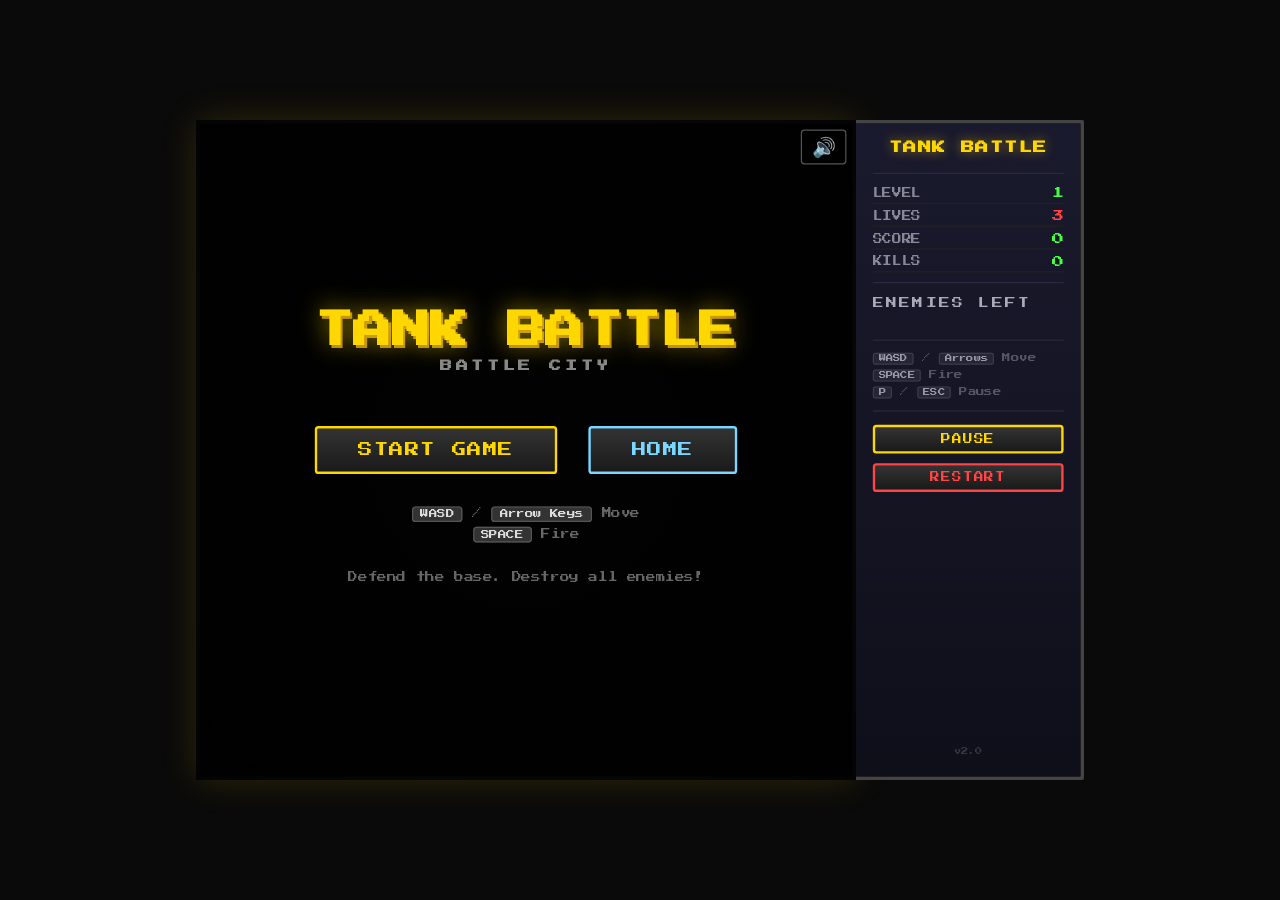
<file: tank-battle.html>
<!DOCTYPE html>
<html lang="en">
<head>
<meta charset="UTF-8">
<meta name="viewport" content="width=device-width, initial-scale=1.0">
<title>Tank Battle</title>
<style>
@import url('https://fonts.googleapis.com/css2?family=Press+Start+2P&display=swap');
* { margin: 0; padding: 0; box-sizing: border-box; }
body {
  background: #0a0a0a;
  min-height: 100vh;
  font-family: 'Press Start 2P', 'Courier New', monospace;
  color: #fff;
  overflow: hidden;
  position: relative;
}
body.prelayout #gameContainer,
body.prelayout #mobileHud,
body.prelayout #mobileControls,
body.prelayout #startScreen,
body.prelayout #gameOverScreen,
body.prelayout #pauseScreen,
body.prelayout #soundToggle,
body.reloading #gameContainer,
body.reloading #mobileHud,
body.reloading #mobileControls,
body.reloading #startScreen,
body.reloading #gameOverScreen,
body.reloading #pauseScreen,
body.reloading #soundToggle,
body.prelayout #soundToggle {
  visibility: hidden;
}
#gameContainer {
  position: absolute;
  display: flex;
  gap: 0;
  transform-origin: top left;
}
canvas {
  display: block;
  border: 3px solid #444;
  border-radius: 2px;
  box-shadow: 0 0 30px rgba(255,200,0,0.15), inset 0 0 60px rgba(0,0,0,0.5);
}
#ui {
  width: 190px;
  padding: 14px;
  background: linear-gradient(180deg, #1a1a2e 0%, #0f0f1a 100%);
  border: 3px solid #444;
  border-left: none;
  border-radius: 0 2px 2px 0;
  display: flex;
  flex-direction: column;
  gap: 2px;
}
#ui h3 {
  color: #ffd700;
  margin-bottom: 8px;
  font-size: 11px;
  text-align: center;
  text-shadow: 0 0 10px rgba(255,215,0,0.5);
  letter-spacing: 1px;
}
#ui p { font-size: 9px; margin: 4px 0; color: #aab; }
.val { color: #4f4; font-size: 10px; }
.stat-row {
  display: flex;
  justify-content: space-between;
  align-items: center;
  padding: 3px 0;
  border-bottom: 1px solid #222;
}
.stat-label { color: #889; font-size: 8px; }
.stat-value { color: #4f4; font-size: 10px; }
.stat-value.lives-val { color: #f44; }
#startScreen, #gameOverScreen, #pauseScreen {
  position: absolute;
  top: 0; left: 0;
  width: calc(100% - 190px); height: 100%;
  display: flex;
  flex-direction: column;
  justify-content: center;
  align-items: center;
  z-index: 10;
}
#startScreen {
  background: radial-gradient(ellipse at center, rgba(0,0,0,0.8) 0%, rgba(0,0,0,0.95) 100%);
}
#gameOverScreen {
  background: radial-gradient(ellipse at center, rgba(40,0,0,0.85) 0%, rgba(0,0,0,0.95) 100%);
}
#pauseScreen {
  background: rgba(0,0,20,0.85);
  backdrop-filter: blur(3px);
  gap: 12px;
  padding: 24px 16px;
}
#pauseScreen .btn {
  min-width: 220px;
  min-height: 48px;
  margin: 0;
  line-height: 1.4;
}
#startScreen h1 {
  font-size: 32px;
  color: #ffd700;
  margin-bottom: 8px;
  text-shadow: 0 0 20px rgba(255,215,0,0.6), 2px 2px 0 #b8860b;
  animation: titlePulse 2s ease-in-out infinite;
}
@keyframes titlePulse {
  0%,100% { transform: scale(1); }
  50% { transform: scale(1.03); }
}
#startScreen h2 {
  font-size: 10px;
  color: #888;
  margin-bottom: 24px;
  letter-spacing: 3px;
}
#gameOverScreen h1 {
  font-size: 36px;
  margin-bottom: 12px;
  text-shadow: 0 0 20px currentColor;
}
#gameOverScreen h2 {
  font-size: 10px;
  margin-bottom: 16px;
  color: #aaa;
}
.btn {
  padding: 12px 34px;
  font-size: 12px;
  background: linear-gradient(180deg, #333 0%, #1a1a1a 100%);
  color: #ffd700;
  border: 2px solid #ffd700;
  cursor: pointer;
  font-family: 'Press Start 2P', monospace;
  margin: 5px;
  border-radius: 3px;
  transition: all 0.15s;
  text-transform: uppercase;
  letter-spacing: 1px;
}
.btn:hover {
  background: linear-gradient(180deg, #ffd700 0%, #b8860b 100%);
  color: #000;
  box-shadow: 0 0 15px rgba(255,215,0,0.5);
  transform: scale(1.05);
}
.btn:active { transform: scale(0.97); }
.btn-small {
  padding: 6px 10px;
  font-size: 8px;
  width: 100%;
  margin: 3px 0;
}
.btn-resume { border-color: #4f4; color: #4f4; }
.btn-resume:hover { background: linear-gradient(180deg, #4f4 0%, #080 100%); color: #000; box-shadow: 0 0 15px rgba(0,255,0,0.4); }
.btn-danger { border-color: #f44; color: #f44; }
.btn-danger:hover { background: linear-gradient(180deg, #f44 0%, #800 100%); color: #fff; box-shadow: 0 0 15px rgba(255,0,0,0.4); }
.btn-home { border-color: #7ad7ff; color: #7ad7ff; }
.btn-home:hover { background: linear-gradient(180deg, #7ad7ff 0%, #1b6f95 100%); color: #00141d; box-shadow: 0 0 15px rgba(122,215,255,0.45); }
.overlay-buttons {
  display: flex;
  flex-wrap: wrap;
  justify-content: center;
  gap: 16px;
  margin-top: 16px;
}
.controls {
  margin-top: 20px;
  font-size: 8px;
  color: #666;
  text-align: center;
  line-height: 2.2;
}
.controls kbd {
  background: #333;
  border: 1px solid #555;
  border-radius: 3px;
  padding: 2px 6px;
  color: #ddd;
  font-family: 'Press Start 2P', monospace;
  font-size: 7px;
}
.enemy-icons {
  display: flex;
  flex-wrap: wrap;
  gap: 3px;
  margin: 6px 0;
}
.enemy-icon {
  width: 14px; height: 14px;
  background: linear-gradient(135deg, #f55 0%, #c00 100%);
  border: 1px solid #f88;
  border-radius: 2px;
  transition: all 0.3s;
}
.enemy-icon.dead {
  background: #222;
  border-color: #333;
  opacity: 0.4;
}
.section-title {
  font-size: 7px;
  color: #556;
  text-transform: uppercase;
  letter-spacing: 2px;
  margin: 8px 0 4px;
}
hr.ui-divider {
  border: none;
  border-top: 1px solid #2a2a3a;
  margin: 6px 0;
}
.key-hint {
  font-size: 7px;
  color: #556;
  line-height: 2;
}
.key-hint kbd {
  background: #252535;
  border: 1px solid #3a3a4a;
  border-radius: 2px;
  padding: 1px 4px;
  color: #99a;
  font-family: 'Press Start 2P', monospace;
  font-size: 6px;
}
/* Score popup animation */
.score-popup {
  position: absolute;
  color: #ffd700;
  font-size: 10px;
  font-family: 'Press Start 2P', monospace;
  pointer-events: none;
  animation: scoreFloat 1s ease-out forwards;
  text-shadow: 0 0 8px rgba(255,215,0,0.8);
}
@keyframes scoreFloat {
  0% { opacity: 1; transform: translateY(0); }
  100% { opacity: 0; transform: translateY(-40px); }
}
/* Sound toggle */
#soundToggle {
  position: absolute;
  top: 8px;
  right: 198px;
  z-index: 20;
  background: rgba(0,0,0,0.6);
  border: 1px solid #555;
  color: #fff;
  padding: 4px 8px;
  cursor: pointer;
  font-size: 16px;
  border-radius: 3px;
}
#soundToggle:hover { background: rgba(50,50,50,0.8); }

/* ============= MOBILE TOUCH CONTROLS ============= */
#mobileControls {
  display: none;
  position: fixed;
  bottom: 0; left: 0; right: 0;
  height: 190px;
  z-index: 30;
  pointer-events: none;
  padding: 10px 16px;
  background: linear-gradient(0deg, rgba(0,0,0,0.85) 0%, rgba(0,0,0,0.4) 80%, transparent 100%);
}
#mobileControls > * { pointer-events: auto; }
.dpad {
  position: absolute;
  left: 16px;
  bottom: 10px;
  width: 206px;
  height: 206px;
}
.dpad-btn {
  position: absolute;
  width: 66px;
  height: 66px;
  background: rgba(255,255,255,0.18);
  border: 2px solid rgba(255,255,255,0.35);
  border-radius: 10px;
  display: flex;
  align-items: center;
  justify-content: center;
  font-size: 22px;
  color: rgba(255,255,255,0.8);
  user-select: none;
  -webkit-user-select: none;
  touch-action: none;
  transition: background 0.08s;
}
.dpad-btn.active { background: rgba(255,215,0,0.45); border-color: rgba(255,215,0,0.7); }
.dpad-up { left: 70px; top: 0; }
.dpad-down { left: 70px; bottom: 0; }
.dpad-left { left: 0; top: 70px; }
.dpad-right { right: 0; top: 70px; }
.fire-btn {
  position: absolute;
  right: 20px;
  bottom: 45px;
  width: 80px;
  height: 80px;
  background: rgba(255,60,60,0.3);
  border: 3px solid rgba(255,80,80,0.6);
  border-radius: 50%;
  display: flex;
  align-items: center;
  justify-content: center;
  font-size: 10px;
  font-family: 'Press Start 2P', monospace;
  color: rgba(255,100,100,0.95);
  user-select: none;
  -webkit-user-select: none;
  touch-action: none;
  transition: background 0.08s;
  box-shadow: 0 0 12px rgba(255,60,60,0.3);
}
.fire-btn.active { background: rgba(255,60,60,0.6); border-color: rgba(255,100,100,0.9); box-shadow: 0 0 20px rgba(255,60,60,0.5); }
.mobile-pause {
  position: absolute;
  right: 150px;
  bottom: 65px;
  width: 44px;
  height: 44px;
  background: rgba(255,255,255,0.15);
  border: 2px solid rgba(255,255,255,0.3);
  border-radius: 50%;
  display: flex;
  align-items: center;
  justify-content: center;
  font-size: 16px;
  color: rgba(255,255,255,0.7);
  user-select: none;
  -webkit-user-select: none;
  touch-action: none;
}
/* Mobile HUD bar (replaces sidebar on mobile) */
#mobileHud {
  display: none;
  position: fixed;
  top: 0; left: 0; right: 0;
  height: 36px;
  background: rgba(10,10,20,0.9);
  border-bottom: 1px solid #333;
  z-index: 25;
  padding: 0 12px;
  align-items: center;
  justify-content: space-between;
  font-family: 'Press Start 2P', monospace;
  font-size: 8px;
  color: #aab;
}
#mobileHud .mh-item { display: flex; align-items: center; gap: 4px; }
#mobileHud .mh-val { color: #4f4; }
#mobileHud .mh-lives { color: #f44; }

/* ============= MEDIA QUERIES ============= */
@media (max-width: 780px) {
  body { align-items: start; }
  #ui { display: none !important; }
  #mobileControls { display: block; }
  #mobileHud { display: flex; }
  #startScreen, #gameOverScreen {
    padding: 28px 20px;
  }
  #startScreen h1 { font-size: 24px; margin-bottom: 12px; }
  #startScreen h2 { font-size: 9px; margin-bottom: 22px; }
  #gameOverScreen h1 { font-size: 24px; }
  #gameOverScreen h2 { font-size: 11px; margin-bottom: 20px; }
  .overlay-buttons {
    width: min(88vw, 360px);
    gap: 14px;
  }
  .overlay-buttons .btn {
    width: 100%;
    min-height: 56px;
    margin: 0;
    padding: 14px 18px;
    font-size: 11px;
    line-height: 1.3;
  }
  .btn { padding: 10px 24px; font-size: 10px; }
  #pauseScreen { gap: 14px; padding: 24px 20px; }
  #pauseScreen .btn {
    width: min(82vw, 320px);
    min-width: 0;
    min-height: 52px;
    padding: 14px 18px;
  }
  .controls { font-size: 7px; }
  #soundToggle { right: 8px !important; top: 42px; }
}
@media (max-width: 480px) {
  #startScreen, #gameOverScreen {
    padding: 24px 16px;
  }
  #startScreen h1 { font-size: 20px; }
  #startScreen h2 { font-size: 8px; margin-bottom: 18px; }
  #gameOverScreen h1 { font-size: 20px; }
  .overlay-buttons {
    width: min(90vw, 332px);
    gap: 12px;
  }
  .overlay-buttons .btn {
    min-height: 52px;
    padding: 13px 14px;
    font-size: 10px;
  }
  .btn { padding: 8px 18px; font-size: 9px; }
  #pauseScreen { gap: 16px; padding: 20px 16px; }
  #pauseScreen .btn {
    width: min(86vw, 300px);
    min-height: 54px;
    padding: 14px 16px;
    font-size: 10px;
  }
  .dpad { left: 10px; bottom: 8px; width: 170px; height: 170px; }
  .dpad-btn { width: 54px; height: 54px; font-size: 18px; }
  .dpad-up { left: 58px; top: 0; }
  .dpad-down { left: 58px; bottom: 0; }
  .dpad-left { left: 0; top: 58px; }
  .dpad-right { right: 0; top: 58px; }
  .fire-btn { width: 68px; height: 68px; right: 14px; bottom: 36px; font-size: 9px; }
  .mobile-pause { right: 110px; bottom: 48px; width: 38px; height: 38px; font-size: 14px; }
}
@media (max-height: 500px) and (orientation: landscape) {
  #mobileHud { height: 28px; font-size: 7px; }
  #mobileControls { height: 130px; }
  .dpad { width: 136px; height: 136px; bottom: 5px; left: 10px; }
  .dpad-btn { width: 44px; height: 44px; font-size: 15px; }
  .dpad-up { left: 46px; top: 0; }
  .dpad-down { left: 46px; bottom: 0; }
  .dpad-left { left: 0; top: 46px; }
  .dpad-right { right: 0; top: 46px; }
  .fire-btn { width: 60px; height: 60px; right: 16px; bottom: 24px; }
  .mobile-pause { right: 96px; bottom: 32px; width: 36px; height: 36px; }
}
</style>
<script defer src="https://cdn.vercel-insights.com/v1/script.js"></script>
</head>
<body class="prelayout">
<div id="gameContainer">
  <canvas id="game"></canvas>
  <div id="ui">
    <h3>TANK BATTLE</h3>
    <hr class="ui-divider">
    <div class="stat-row"><span class="stat-label">LEVEL</span><span class="stat-value" id="levelNum">1</span></div>
    <div class="stat-row"><span class="stat-label">LIVES</span><span class="stat-value lives-val" id="lives">3</span></div>
    <div class="stat-row"><span class="stat-label">SCORE</span><span class="stat-value" id="score">0</span></div>
    <div class="stat-row"><span class="stat-label">KILLS</span><span class="stat-value" id="kills">0</span></div>
    <hr class="ui-divider">
    <p class="section-title">Enemies Left</p>
    <div class="enemy-icons" id="enemyIcons"></div>
    <hr class="ui-divider">
    <div class="key-hint">
      <kbd>WASD</kbd> / <kbd>Arrows</kbd> Move<br>
      <kbd>SPACE</kbd> Fire<br>
      <kbd>P</kbd> / <kbd>ESC</kbd> Pause
    </div>
    <hr class="ui-divider">
    <button class="btn btn-small" onclick="togglePause()">PAUSE</button>
    <button class="btn btn-small btn-danger" onclick="restartGame()">RESTART</button>
    <div style="flex:1"></div>
    <p style="font-size:6px;color:#334;text-align:center">v2.0</p>
  </div>

  <div id="pauseScreen" style="display:none">
    <h1 style="color:#ffd700;font-size:28px;margin-bottom:20px;text-shadow:0 0 20px rgba(255,215,0,0.5)">PAUSED</h1>
    <button class="btn btn-resume" onclick="togglePause()">RESUME</button>
    <button class="btn btn-danger" onclick="restartGame()">RESTART</button>
    <button class="btn btn-danger" onclick="endCurrentGame()">END GAME</button>
    <button class="btn btn-home" onclick="goHome()">HOME</button>
  </div>

  <div id="startScreen">
    <h1>TANK BATTLE</h1>
    <h2>BATTLE CITY</h2>
    <div class="overlay-buttons">
      <button class="btn" onclick="startGame()">START GAME</button>
      <button class="btn btn-home" onclick="goHome()">HOME</button>
    </div>
    <div class="controls">
      <kbd>WASD</kbd> / <kbd>Arrow Keys</kbd> Move<br>
      <kbd>SPACE</kbd> Fire<br><br>
      Defend the base. Destroy all enemies!
    </div>
  </div>

  <div id="gameOverScreen" style="display:none">
    <h1 id="endTitle">GAME OVER</h1>
    <h2 id="endMsg"></h2>
    <div style="margin:10px 0">
      <div class="stat-row" style="justify-content:center;gap:20px;border:none">
        <span style="font-size:8px;color:#888">SCORE <span class="val" id="finalScore">0</span></span>
        <span style="font-size:8px;color:#888">KILLS <span class="val" id="finalKills">0</span></span>
      </div>
    </div>
    <div class="overlay-buttons">
      <button class="btn" onclick="startGame()">PLAY AGAIN</button>
      <button class="btn btn-home" onclick="goHome()">HOME</button>
    </div>
  </div>

  <button id="soundToggle" onclick="toggleSound()">🔊</button>
</div>

<!-- Mobile HUD bar -->
<div id="mobileHud">
  <div class="mh-item">LV <span class="mh-val" id="mhLevel">1</span></div>
  <div class="mh-item">♥ <span class="mh-lives" id="mhLives">3</span></div>
  <div class="mh-item">SCORE <span class="mh-val" id="mhScore">0</span></div>
  <div class="mh-item">KILLS <span class="mh-val" id="mhKills">0</span></div>
  <div class="mh-item">EN <span class="mh-val" id="mhEnemies">0</span></div>
</div>

<!-- Mobile Touch Controls -->
<div id="mobileControls">
  <div class="dpad">
    <div class="dpad-btn dpad-up" data-dir="ArrowUp">▲</div>
    <div class="dpad-btn dpad-left" data-dir="ArrowLeft">◄</div>
    <div class="dpad-btn dpad-right" data-dir="ArrowRight">►</div>
    <div class="dpad-btn dpad-down" data-dir="ArrowDown">▼</div>
  </div>
  <div class="fire-btn" id="fireBtn">FIRE</div>
  <div class="mobile-pause" id="mobilePauseBtn">⏸</div>
</div>

<script>
// ============= SOUND ENGINE (Web Audio API) =============
const AudioCtx = window.AudioContext || window.webkitAudioContext;
let audioCtx = null;
let soundEnabled = true;
let masterGain = null;

function initAudio() {
  if (audioCtx) return;
  try {
    audioCtx = new AudioCtx();
    masterGain = audioCtx.createGain();
    masterGain.gain.value = 0.3;
    masterGain.connect(audioCtx.destination);
  } catch(e) { soundEnabled = false; }
}

function toggleSound() {
  soundEnabled = !soundEnabled;
  document.getElementById('soundToggle').textContent = soundEnabled ? '🔊' : '🔇';
  if (masterGain) masterGain.gain.value = soundEnabled ? 0.3 : 0;
}

function playSound(type) {
  if (!audioCtx || !soundEnabled) return;
  try {
    const t = audioCtx.currentTime;
    const osc = audioCtx.createOscillator();
    const gain = audioCtx.createGain();
    osc.connect(gain);
    gain.connect(masterGain);

    switch(type) {
      case 'fire': {
        osc.type = 'square';
        osc.frequency.setValueAtTime(600, t);
        osc.frequency.exponentialRampToValueAtTime(100, t + 0.1);
        gain.gain.setValueAtTime(0.4, t);
        gain.gain.exponentialRampToValueAtTime(0.01, t + 0.1);
        osc.start(t); osc.stop(t + 0.1);
        break;
      }
      case 'enemyFire': {
        osc.type = 'sawtooth';
        osc.frequency.setValueAtTime(400, t);
        osc.frequency.exponentialRampToValueAtTime(80, t + 0.08);
        gain.gain.setValueAtTime(0.15, t);
        gain.gain.exponentialRampToValueAtTime(0.01, t + 0.08);
        osc.start(t); osc.stop(t + 0.08);
        break;
      }
      case 'explode': {
        // Noise burst for explosion
        const bufferSize = audioCtx.sampleRate * 0.3;
        const buffer = audioCtx.createBuffer(1, bufferSize, audioCtx.sampleRate);
        const data = buffer.getChannelData(0);
        for (let i = 0; i < bufferSize; i++) {
          data[i] = (Math.random() * 2 - 1) * Math.pow(1 - i / bufferSize, 2);
        }
        const noise = audioCtx.createBufferSource();
        noise.buffer = buffer;
        const nGain = audioCtx.createGain();
        nGain.gain.setValueAtTime(0.5, t);
        nGain.gain.exponentialRampToValueAtTime(0.01, t + 0.3);
        noise.connect(nGain);
        nGain.connect(masterGain);
        noise.start(t); noise.stop(t + 0.3);
        // Low boom
        osc.type = 'sine';
        osc.frequency.setValueAtTime(80, t);
        osc.frequency.exponentialRampToValueAtTime(20, t + 0.25);
        gain.gain.setValueAtTime(0.6, t);
        gain.gain.exponentialRampToValueAtTime(0.01, t + 0.25);
        osc.start(t); osc.stop(t + 0.25);
        break;
      }
      case 'bigExplode': {
        const bufferSize = audioCtx.sampleRate * 0.5;
        const buffer = audioCtx.createBuffer(1, bufferSize, audioCtx.sampleRate);
        const data = buffer.getChannelData(0);
        for (let i = 0; i < bufferSize; i++) {
          data[i] = (Math.random() * 2 - 1) * Math.pow(1 - i / bufferSize, 1.5);
        }
        const noise = audioCtx.createBufferSource();
        noise.buffer = buffer;
        const nGain = audioCtx.createGain();
        nGain.gain.setValueAtTime(0.7, t);
        nGain.gain.exponentialRampToValueAtTime(0.01, t + 0.5);
        noise.connect(nGain);
        nGain.connect(masterGain);
        noise.start(t); noise.stop(t + 0.5);
        osc.type = 'sine';
        osc.frequency.setValueAtTime(60, t);
        osc.frequency.exponentialRampToValueAtTime(15, t + 0.4);
        gain.gain.setValueAtTime(0.8, t);
        gain.gain.exponentialRampToValueAtTime(0.01, t + 0.4);
        osc.start(t); osc.stop(t + 0.4);
        break;
      }
      case 'hitWall': {
        osc.type = 'triangle';
        osc.frequency.setValueAtTime(200, t);
        osc.frequency.exponentialRampToValueAtTime(50, t + 0.05);
        gain.gain.setValueAtTime(0.2, t);
        gain.gain.exponentialRampToValueAtTime(0.01, t + 0.05);
        osc.start(t); osc.stop(t + 0.05);
        break;
      }
      case 'hitSteel': {
        osc.type = 'square';
        osc.frequency.setValueAtTime(2000, t);
        osc.frequency.exponentialRampToValueAtTime(800, t + 0.06);
        gain.gain.setValueAtTime(0.15, t);
        gain.gain.exponentialRampToValueAtTime(0.01, t + 0.06);
        osc.start(t); osc.stop(t + 0.06);
        break;
      }
      case 'powerup': {
        osc.type = 'sine';
        osc.frequency.setValueAtTime(400, t);
        osc.frequency.setValueAtTime(600, t + 0.08);
        osc.frequency.setValueAtTime(800, t + 0.16);
        osc.frequency.setValueAtTime(1000, t + 0.24);
        gain.gain.setValueAtTime(0.3, t);
        gain.gain.exponentialRampToValueAtTime(0.01, t + 0.35);
        osc.start(t); osc.stop(t + 0.35);
        break;
      }
      case 'playerDeath': {
        const bufferSize = audioCtx.sampleRate * 0.6;
        const buffer = audioCtx.createBuffer(1, bufferSize, audioCtx.sampleRate);
        const data = buffer.getChannelData(0);
        for (let i = 0; i < bufferSize; i++) data[i] = (Math.random() * 2 - 1) * Math.pow(1 - i / bufferSize, 1);
        const noise = audioCtx.createBufferSource();
        noise.buffer = buffer;
        const nGain = audioCtx.createGain();
        nGain.gain.setValueAtTime(0.6, t);
        nGain.gain.exponentialRampToValueAtTime(0.01, t + 0.6);
        noise.connect(nGain);
        nGain.connect(masterGain);
        noise.start(t); noise.stop(t + 0.6);
        osc.type = 'sawtooth';
        osc.frequency.setValueAtTime(300, t);
        osc.frequency.exponentialRampToValueAtTime(30, t + 0.5);
        gain.gain.setValueAtTime(0.5, t);
        gain.gain.exponentialRampToValueAtTime(0.01, t + 0.5);
        osc.start(t); osc.stop(t + 0.5);
        break;
      }
      case 'levelClear': {
        osc.type = 'sine';
        const notes = [523, 659, 784, 1047];
        notes.forEach((f, i) => {
          osc.frequency.setValueAtTime(f, t + i * 0.15);
        });
        gain.gain.setValueAtTime(0.3, t);
        gain.gain.setValueAtTime(0.3, t + 0.5);
        gain.gain.exponentialRampToValueAtTime(0.01, t + 0.8);
        osc.start(t); osc.stop(t + 0.8);
        break;
      }
      case 'gameOver': {
        osc.type = 'sawtooth';
        const notes = [400, 350, 300, 200];
        notes.forEach((f, i) => {
          osc.frequency.setValueAtTime(f, t + i * 0.25);
        });
        gain.gain.setValueAtTime(0.3, t);
        gain.gain.setValueAtTime(0.3, t + 0.8);
        gain.gain.exponentialRampToValueAtTime(0.01, t + 1.2);
        osc.start(t); osc.stop(t + 1.2);
        break;
      }
      case 'spawn': {
        osc.type = 'sine';
        osc.frequency.setValueAtTime(200, t);
        osc.frequency.exponentialRampToValueAtTime(800, t + 0.15);
        osc.frequency.exponentialRampToValueAtTime(200, t + 0.3);
        gain.gain.setValueAtTime(0.15, t);
        gain.gain.exponentialRampToValueAtTime(0.01, t + 0.3);
        osc.start(t); osc.stop(t + 0.3);
        break;
      }
      case 'water': {
        osc.type = 'sine';
        osc.frequency.setValueAtTime(300, t);
        osc.frequency.exponentialRampToValueAtTime(500, t + 0.2);
        osc.frequency.exponentialRampToValueAtTime(300, t + 0.4);
        gain.gain.setValueAtTime(0.08, t);
        gain.gain.exponentialRampToValueAtTime(0.01, t + 0.4);
        osc.start(t); osc.stop(t + 0.4);
        break;
      }
      default: {
        osc.disconnect(); gain.disconnect();
        return;
      }
    }
  } catch(e) {}
}

// ============= GAME ENGINE =============
const canvas = document.getElementById('game');
const ctx = canvas.getContext('2d');

const TILE = 32;
const COLS = 17;
const ROWS = 17;
canvas.width = COLS * TILE;
canvas.height = ROWS * TILE;

const EMPTY = 0, BRICK = 1, STEEL = 2, WATER = 3, TREE = 4, BASE = 5, BASE_WALL = 6;

let map, player, enemies, bullets, explosions, powerUps, particles;
let keys = {};
let gameState = 'start';
let score = 0, kills = 0, lives = 3, level = 1;
let enemiesRemaining = 0;
let enemySpawnTimer = 0;
let enemiesSpawned = 0;
let maxEnemies = 20;
let activeEnemyLimit = 4;
let baseAlive = true;
let lastTime = 0;
let playerRespawnTimer = 0;
let playerInvincible = 0;
let freezeTimer = 0;
let fpsCounter = 0, fpsTime = 0, fpsDisplay = 0;
let waterPools = [];
let waterSpawnTimer = 0;
let screenShake = 0;
let spawnEffects = [];

// ============= PARTICLES =============
class Particle {
  constructor(x, y, vx, vy, color, life, size) {
    this.x = x; this.y = y;
    this.vx = vx; this.vy = vy;
    this.color = color;
    this.life = life;
    this.maxLife = life;
    this.size = size || 2;
  }
  update(dt) {
    this.x += this.vx * dt;
    this.y += this.vy * dt;
    this.vy += 100 * dt; // gravity
    this.life -= dt;
  }
  draw() {
    if (this.life <= 0) return;
    const a = Math.max(0, this.life / this.maxLife);
    ctx.globalAlpha = a;
    ctx.fillStyle = this.color;
    const s = this.size * (0.5 + 0.5 * a);
    ctx.fillRect(this.x - s/2, this.y - s/2, s, s);
    ctx.globalAlpha = 1;
  }
}

function spawnParticles(x, y, count, colors, speed, life, size) {
  for (let i = 0; i < count; i++) {
    const angle = Math.random() * Math.PI * 2;
    const spd = speed * (0.3 + Math.random() * 0.7);
    const c = colors[Math.floor(Math.random() * colors.length)];
    particles.push(new Particle(x, y, Math.cos(angle)*spd, Math.sin(angle)*spd, c, life*(0.5+Math.random()*0.5), size||2+Math.random()*3));
  }
}

// ============= SPAWN EFFECT =============
class SpawnEffect {
  constructor(x, y) {
    this.x = x; this.y = y;
    this.timer = 0.8;
    this.maxTimer = 0.8;
  }
  update(dt) { this.timer -= dt; }
  draw() {
    if (this.timer <= 0) return;
    const p = 1 - this.timer / this.maxTimer;
    const blink = Math.sin(p * 30) > 0;
    if (!blink) return;
    const s = TILE * 0.9;
    ctx.save();
    ctx.strokeStyle = `rgba(255,255,255,${1-p})`;
    ctx.lineWidth = 2;
    ctx.strokeRect(this.x - s/2, this.y - s/2, s, s);
    ctx.strokeStyle = `rgba(100,200,255,${(1-p)*0.5})`;
    ctx.strokeRect(this.x - s/2 - 2, this.y - s/2 - 2, s+4, s+4);
    ctx.restore();
  }
}

// ============= MAP GENERATION =============
function generateMap(lvl) {
  const m = [];
  for (let r = 0; r < ROWS; r++) {
    m[r] = [];
    for (let c = 0; c < COLS; c++) m[r][c] = EMPTY;
  }
  const baseCol = Math.floor(COLS / 2);
  const baseRow = ROWS - 1;
  m[baseRow][baseCol] = BASE;
  for (let dr = -1; dr <= 0; dr++) {
    for (let dc = -1; dc <= 1; dc++) {
      const rr = baseRow + dr, cc = baseCol + dc;
      if (rr >= 0 && cc >= 0 && cc < COLS && m[rr][cc] === EMPTY) m[rr][cc] = BASE_WALL;
    }
  }
  m[baseRow][baseCol - 1] = BASE_WALL;
  m[baseRow][baseCol + 1] = BASE_WALL;

  const seed = lvl * 7;
  // Brick clusters
  for (let i = 0; i < 40 + lvl * 5; i++) {
    const r = 2 + Math.floor(pseudoRandom(seed + i * 3) * (ROWS - 5));
    const c = Math.floor(pseudoRandom(seed + i * 3 + 1) * COLS);
    if (m[r][c] === EMPTY && !isSpawnZone(r, c)) m[r][c] = BRICK;
  }
  // Steel
  for (let i = 0; i < 5 + lvl * 2; i++) {
    const r = 2 + Math.floor(pseudoRandom(seed + i * 5 + 100) * (ROWS - 5));
    const c = Math.floor(pseudoRandom(seed + i * 5 + 101) * COLS);
    if (m[r][c] === EMPTY && !isSpawnZone(r, c)) m[r][c] = STEEL;
  }
  // Trees
  for (let i = 0; i < 4 + lvl; i++) {
    const r = 2 + Math.floor(pseudoRandom(seed + i * 11 + 300) * (ROWS - 5));
    const c = Math.floor(pseudoRandom(seed + i * 11 + 301) * COLS);
    if (m[r][c] === EMPTY && !isSpawnZone(r, c)) m[r][c] = TREE;
  }
  // Brick walls
  const wallCount = 3 + Math.floor(lvl / 2);
  for (let w = 0; w < wallCount; w++) {
    const horiz = pseudoRandom(seed + w * 13) > 0.5;
    const len = 3 + Math.floor(pseudoRandom(seed + w * 13 + 1) * 5);
    const sR = 2 + Math.floor(pseudoRandom(seed + w * 13 + 2) * (ROWS - 6));
    const sC = 1 + Math.floor(pseudoRandom(seed + w * 13 + 3) * (COLS - 4));
    for (let i = 0; i < len; i++) {
      const r = horiz ? sR : sR + i;
      const c = horiz ? sC + i : sC;
      if (r >= 0 && r < ROWS && c >= 0 && c < COLS && m[r][c] === EMPTY && !isSpawnZone(r, c)) m[r][c] = BRICK;
    }
  }
  return m;
}

function pseudoRandom(seed) { const x = Math.sin(seed) * 10000; return x - Math.floor(x); }

function isSpawnZone(r, c) {
  if (r >= ROWS - 2 && c >= 3 && c <= 5) return true;
  if (r <= 1 && (c <= 1 || c >= COLS - 2 || Math.abs(c - Math.floor(COLS / 2)) <= 1)) return true;
  const baseCol = Math.floor(COLS / 2);
  if (r >= ROWS - 2 && Math.abs(c - baseCol) <= 2) return true;
  return false;
}

// ============= TANK =============
class Tank {
  constructor(x, y, dir, type) {
    this.x = x; this.y = y;
    this.dir = dir;
    this.type = type;
    this.speed = type === 'fast' ? 100 : type === 'player' ? 200 : 60;
    this.fireRate = type === 'fast' ? 0.6 : type === 'player' ? 0.35 : 0.8 + Math.random() * 1.0;
    this.fireCooldown = 0;
    this.hp = type === 'armor' ? 3 : 1;
    this.alive = true;
    this.moveTimer = 0;
    this.aiChangeDir = 0;
    this.bulletSpeed = type === 'power' ? 350 : type === 'player' ? 300 : 200;
    this.bulletPower = type === 'power' ? 2 : 1;
    this.size = TILE - 4;
    this.trackAnim = 0;
  }

  update(dt) {
    if (!this.alive) return;
    this.fireCooldown -= dt;
    if (this.type !== 'player') this.updateAI(dt);
  }

  updateAI(dt) {
    if (freezeTimer > 0) return;
    this.aiChangeDir -= dt;
    if (this.aiChangeDir <= 0) {
      if (Math.random() < 0.4 && player && player.alive) this.dirToward(player.x, player.y);
      else if (Math.random() < 0.3) this.dirToward(Math.floor(COLS/2)*TILE, (ROWS-1)*TILE);
      else this.dir = Math.floor(Math.random() * 4);
      this.aiChangeDir = 1 + Math.random() * 2;
    }
    const dx = [0,1,0,-1][this.dir], dy = [-1,0,1,0][this.dir];
    const nx = this.x + dx * this.speed * dt, ny = this.y + dy * this.speed * dt;
    if (this.canMoveTo(nx, ny)) { this.x = nx; this.y = ny; this.trackAnim += dt * 10; }
    else this.aiChangeDir = 0;
    if (this.fireCooldown <= 0 && Math.random() < 0.03) this.fire();
  }

  dirToward(tx, ty) {
    const ddx = tx - this.x, ddy = ty - this.y;
    this.dir = Math.abs(ddx) > Math.abs(ddy) ? (ddx > 0 ? 1 : 3) : (ddy > 0 ? 2 : 0);
  }

  canMoveTo(nx, ny) {
    const half = this.size / 2;
    if (nx - half < 0 || nx + half > COLS*TILE || ny - half < 0 || ny + half > ROWS*TILE) return false;
    const corners = [[nx-half+2,ny-half+2],[nx+half-2,ny-half+2],[nx-half+2,ny+half-2],[nx+half-2,ny+half-2]];
    for (const [cx,cy] of corners) {
      const col = Math.floor(cx/TILE), row = Math.floor(cy/TILE);
      if (row >= 0 && row < ROWS && col >= 0 && col < COLS) {
        const t = map[row][col];
        if (t === BRICK || t === STEEL || t === WATER || t === BASE || t === BASE_WALL) return false;
      }
    }
    const allTanks = this.type === 'player' ? enemies : [player, ...enemies];
    for (const other of allTanks) {
      if (!other || !other.alive || other === this) continue;
      if (Math.abs(nx-other.x) < this.size && Math.abs(ny-other.y) < this.size) {
        if ((Math.abs(nx-other.x)+Math.abs(ny-other.y)) > (Math.abs(this.x-other.x)+Math.abs(this.y-other.y))) continue;
        return false;
      }
    }
    return true;
  }

  fire() {
    if (this.fireCooldown > 0) return;
    this.fireCooldown = this.fireRate;
    const dx = [0,1,0,-1][this.dir], dy = [-1,0,1,0][this.dir];
    const half = this.size / 2;
    bullets.push({
      x: this.x + dx*half, y: this.y + dy*half,
      dx: dx*this.bulletSpeed, dy: dy*this.bulletSpeed,
      owner: this.type === 'player' ? 'player' : 'enemy',
      power: this.bulletPower, alive: true, trail: []
    });
    playSound(this.type === 'player' ? 'fire' : 'enemyFire');
  }

  drawPlayer() {
    const half = this.size / 2;
    const invincible = playerInvincible > 0;
    const baseColor = invincible ? '#fff' : '#b8860b';
    const lightColor = invincible ? '#ffe' : '#e8b800';
    const darkColor = invincible ? '#ccc' : '#7a5c00';
    const trackColor = invincible ? '#aaa' : '#5a4200';
    const barrelColor = invincible ? '#eee' : '#d4a000';

    // Wide tracks (thicker than enemy)
    const tOff = Math.floor(this.trackAnim) % 4;
    ctx.fillStyle = trackColor;
    ctx.fillRect(-half, -half, 8, this.size);
    ctx.fillRect(half-8, -half, 8, this.size);
    // Track treads
    ctx.fillStyle = invincible ? '#999' : '#3d2e00';
    for (let i = 0; i < 6; i++) {
      const ty = -half + i * (this.size/6) + (tOff * 2) % (this.size/6);
      ctx.fillRect(-half+1, ty, 6, 2);
      ctx.fillRect(half-7, ty, 6, 2);
    }

    // Hull - wider, rounded shape
    ctx.fillStyle = baseColor;
    ctx.fillRect(-half+8, -half+1, this.size-16, this.size-2);
    // Front armor plate (angled look)
    ctx.fillStyle = lightColor;
    ctx.fillRect(-half+9, -half+2, this.size-18, 6);
    // Rear section
    ctx.fillStyle = darkColor;
    ctx.fillRect(-half+9, half-6, this.size-18, 4);

    // Side armor panels
    ctx.fillStyle = lightColor;
    ctx.fillRect(-half+8, -half+4, 3, this.size-8);
    ctx.fillRect(half-11, -half+4, 3, this.size-8);

    // Body detail lines
    ctx.fillStyle = darkColor;
    ctx.fillRect(-half+10, -2, this.size-20, 1);
    ctx.fillRect(-half+10, 4, this.size-20, 1);

    // Turret base (larger, octagonal feel)
    ctx.fillStyle = lightColor;
    ctx.beginPath();
    ctx.arc(0, 1, 8, 0, Math.PI*2);
    ctx.fill();
    ctx.fillStyle = baseColor;
    ctx.beginPath();
    ctx.arc(0, 1, 6, 0, Math.PI*2);
    ctx.fill();

    // Barrel (double barrel!)
    ctx.fillStyle = barrelColor;
    ctx.fillRect(-5, -half-4, 4, half+3);
    ctx.fillRect(1, -half-4, 4, half+3);
    // Barrel highlights
    ctx.fillStyle = lightColor;
    ctx.globalAlpha = 0.5;
    ctx.fillRect(-4, -half-4, 1, half+3);
    ctx.fillRect(2, -half-4, 1, half+3);
    ctx.globalAlpha = 1;

    // Muzzle brakes
    ctx.fillStyle = '#fff';
    ctx.fillRect(-6, -half-5, 6, 3);
    ctx.fillRect(0, -half-5, 6, 3);
    ctx.fillStyle = '#333';
    ctx.fillRect(-4, -half-4, 2, 2);
    ctx.fillRect(2, -half-4, 2, 2);

    // Star emblem on turret
    if (!invincible) {
      ctx.fillStyle = '#ffd700';
      ctx.font = '8px serif';
      ctx.textAlign = 'center';
      ctx.textBaseline = 'middle';
      ctx.fillText('★', 0, 2);
    }

    // Invincibility shield
    if (invincible) {
      const shimmer = 0.3 + 0.3 * Math.sin(Date.now() / 50);
      ctx.strokeStyle = `rgba(100,200,255,${shimmer})`;
      ctx.lineWidth = 2;
      ctx.beginPath(); ctx.arc(0, 0, half+4, 0, Math.PI*2); ctx.stroke();
      ctx.strokeStyle = `rgba(255,255,255,${shimmer*0.5})`;
      ctx.beginPath(); ctx.arc(0, 0, half+6, 0, Math.PI*2); ctx.stroke();
    }
  }

  drawEnemy() {
    const half = this.size / 2;
    let bodyColor, trackColor, turretColor, accentColor;
    if (this.type === 'armor') {
      bodyColor = this.hp === 3 ? '#00cc44' : this.hp === 2 ? '#cccc00' : '#ff8800';
      trackColor = '#444'; turretColor = '#777'; accentColor = '#aaa';
    } else if (this.type === 'fast') {
      bodyColor = '#dd3333'; trackColor = '#661111'; turretColor = '#ee5555'; accentColor = '#ff8888';
    } else if (this.type === 'power') {
      bodyColor = '#bb44ff'; trackColor = '#551188'; turretColor = '#cc66ff'; accentColor = '#eeccff';
    } else {
      bodyColor = '#aaaaaa'; trackColor = '#555555'; turretColor = '#cccccc'; accentColor = '#eeeeee';
    }

    // Narrower tracks
    const tOff = Math.floor(this.trackAnim) % 4;
    ctx.fillStyle = trackColor;
    for (let i = 0; i < 5; i++) {
      const ty = -half + i * (this.size/5) + (tOff * 2) % (this.size/5);
      ctx.fillRect(-half, ty, 6, this.size/5 - 2);
      ctx.fillRect(half - 6, ty, 6, this.size/5 - 2);
    }

    // Angular body
    ctx.fillStyle = bodyColor;
    ctx.fillRect(-half+6, -half+2, this.size-12, this.size-4);
    // Highlight
    ctx.fillStyle = accentColor;
    ctx.globalAlpha = 0.2;
    ctx.fillRect(-half+7, -half+3, this.size-14, (this.size-4)/2);
    ctx.globalAlpha = 1;

    // Turret (smaller circle)
    ctx.fillStyle = turretColor;
    ctx.beginPath(); ctx.arc(0, 2, 6, 0, Math.PI*2); ctx.fill();

    // Single barrel
    ctx.fillStyle = turretColor;
    ctx.fillRect(-3, -half-3, 6, half+5);
    ctx.fillStyle = accentColor;
    ctx.globalAlpha = 0.4;
    ctx.fillRect(-1, -half-3, 2, half+5);
    ctx.globalAlpha = 1;

    // Muzzle
    ctx.fillStyle = '#fff';
    ctx.fillRect(-4, -half-4, 8, 3);
    ctx.fillStyle = '#333';
    ctx.fillRect(-2, -half-3, 4, 2);

    // Red marking
    ctx.fillStyle = '#f00';
    ctx.globalAlpha = 0.6;
    ctx.fillRect(-half+7, half-5, this.size-14, 2);
    ctx.globalAlpha = 1;
  }

  draw() {
    if (!this.alive) return;
    ctx.save();
    ctx.translate(this.x, this.y);
    ctx.rotate(this.dir * Math.PI / 2);
    if (this.type === 'player') this.drawPlayer();
    else this.drawEnemy();
    ctx.restore();
  }
}

// ============= EXPLOSION =============
class Explosion {
  constructor(x, y, big) {
    this.x = x; this.y = y;
    this.timer = big ? 0.6 : 0.3;
    this.maxTimer = this.timer;
    this.big = big;
  }
  update(dt) { this.timer -= dt; }
  draw() {
    if (this.timer <= 0) return;
    const progress = 1 - this.timer / this.maxTimer;
    const maxR = this.big ? 32 : 18;
    const scale = progress < 0.4 ? progress / 0.4 : 1 - (progress - 0.4) / 0.6;
    const r = maxR * Math.max(0, scale);
    if (r < 1) return;
    ctx.save();
    ctx.globalAlpha = Math.max(0, 1 - progress * 0.8);
    // Outer glow
    const grad = ctx.createRadialGradient(this.x, this.y, 0, this.x, this.y, r);
    grad.addColorStop(0, '#fff');
    grad.addColorStop(0.2, '#ff0');
    grad.addColorStop(0.5, '#f80');
    grad.addColorStop(0.8, '#f00');
    grad.addColorStop(1, 'rgba(255,0,0,0)');
    ctx.fillStyle = grad;
    ctx.beginPath();
    ctx.arc(this.x, this.y, r, 0, Math.PI * 2);
    ctx.fill();
    ctx.restore();
  }
}

// ============= POWER-UP =============
class PowerUp {
  constructor(x, y, type) {
    this.x = x; this.y = y;
    this.type = type;
    this.timer = 15;
    this.alive = true;
  }
  update(dt) { this.timer -= dt; if (this.timer <= 0) this.alive = false; }
  draw() {
    if (!this.alive) return;
    const blink = this.timer < 3 ? (Math.sin(Date.now() / 80) > 0) : true;
    if (!blink) return;
    const pulse = 1 + 0.08 * Math.sin(Date.now() / 200);
    ctx.save();
    ctx.translate(this.x, this.y);
    ctx.scale(pulse, pulse);
    // Glow
    ctx.shadowColor = '#ffd700';
    ctx.shadowBlur = 12;
    ctx.fillStyle = '#1a1a2e';
    ctx.fillRect(-13, -13, 26, 26);
    ctx.shadowBlur = 0;
    ctx.strokeStyle = '#ffd700';
    ctx.lineWidth = 1.5;
    ctx.strokeRect(-13, -13, 26, 26);
    // Icon
    const colors = { star: '#ff0', shield: '#4af', bomb: '#f44', life: '#f44', freeze: '#4ff' };
    const icons = { star: '★', shield: '◈', bomb: '●', life: '♥', freeze: '❄' };
    ctx.fillStyle = colors[this.type] || '#fff';
    ctx.font = '14px serif';
    ctx.textAlign = 'center';
    ctx.textBaseline = 'middle';
    ctx.fillText(icons[this.type] || '?', 0, 1);
    ctx.restore();
  }
}

// ============= WATER =============
function spawnWaterPool() {
  const size = 2 + Math.floor(Math.random() * 5);
  const centerR = 2 + Math.floor(Math.random() * (ROWS - 5));
  const centerC = 1 + Math.floor(Math.random() * (COLS - 2));
  const tiles = [];
  const candidates = [[centerR, centerC]];
  const visited = new Set();
  while (tiles.length < size && candidates.length > 0) {
    const idx = Math.floor(Math.random() * candidates.length);
    const [r, c] = candidates.splice(idx, 1)[0];
    const key = r + ',' + c;
    if (visited.has(key)) continue;
    visited.add(key);
    if (r < 1 || r >= ROWS-1 || c < 0 || c >= COLS) continue;
    if (isSpawnZone(r, c)) continue;
    if (map[r][c] !== EMPTY && map[r][c] !== WATER) continue;
    tiles.push([r, c]);
    for (const [dr, dc] of [[0,1],[0,-1],[1,0],[-1,0]]) candidates.push([r+dr, c+dc]);
  }
  if (tiles.length > 0) {
    const lifetime = 6 + Math.random() * 10;
    waterPools.push({ tiles, timer: lifetime, maxTimer: lifetime });
    for (const [r, c] of tiles) map[r][c] = WATER;
    playSound('water');
  }
}

function updateWaterPools(dt) {
  waterSpawnTimer -= dt;
  if (waterSpawnTimer <= 0) { spawnWaterPool(); waterSpawnTimer = 3 + Math.random() * 5; }
  for (let i = waterPools.length - 1; i >= 0; i--) {
    const pool = waterPools[i];
    pool.timer -= dt;
    if (pool.timer <= 0) {
      for (const [r, c] of pool.tiles) { if (map[r][c] === WATER) map[r][c] = EMPTY; }
      waterPools.splice(i, 1);
    }
  }
}

// ============= ENEMY SPAWN =============
function spawnEnemy() {
  if (enemiesSpawned >= maxEnemies) return;
  const spawnPoints = [[TILE, TILE], [Math.floor(COLS/2)*TILE, TILE], [(COLS-2)*TILE, TILE]];
  for (const [sx, sy] of spawnPoints) {
    let blocked = false;
    for (const e of enemies) { if (e.alive && Math.abs(e.x-sx) < TILE && Math.abs(e.y-sy) < TILE) { blocked = true; break; } }
    if (blocked) continue;
    const types = ['basic','basic','fast','power','armor'];
    const weights = level <= 2 ? [0.5,0.3,0.1,0.05,0.05] : [0.2,0.2,0.25,0.15,0.2];
    let r = Math.random(), type = 'basic', cumul = 0;
    for (let i = 0; i < types.length; i++) { cumul += weights[i]; if (r < cumul) { type = types[i]; break; } }
    enemies.push(new Tank(sx, sy, 2, type));
    enemiesSpawned++;
    spawnEffects.push(new SpawnEffect(sx, sy));
    playSound('spawn');
    return;
  }
}

// ============= INIT & GAME STATE =============
function initLevel(lvl) {
  map = generateMap(lvl);
  enemies = []; bullets = []; explosions = []; powerUps = []; particles = []; spawnEffects = [];
  enemiesSpawned = 0;
  maxEnemies = 15 + lvl * 3;
  activeEnemyLimit = 3 + Math.floor(lvl / 2);
  enemySpawnTimer = 2;
  baseAlive = true;
  freezeTimer = 0;
  waterPools = []; waterSpawnTimer = 0;
  screenShake = 0;
  spawnWaterPool();
  player = new Tank(4*TILE+TILE/2, (ROWS-2)*TILE+TILE/2, 0, 'player');
  playerInvincible = 3;
  playerRespawnTimer = 0;
  enemiesRemaining = maxEnemies;
  prevUI = {};
  updateUI(true);
}

function startGame() {
  initAudio();
  document.getElementById('startScreen').style.display = 'none';
  document.getElementById('gameOverScreen').style.display = 'none';
  document.getElementById('pauseScreen').style.display = 'none';
  score = 0; kills = 0; lives = 3; level = 1;
  gameState = 'playing';
  initLevel(level);
  lastTime = performance.now();
  requestAnimationFrame(gameLoop);
}

function togglePause() {
  if (gameState === 'playing') {
    gameState = 'paused';
    document.getElementById('pauseScreen').style.display = 'flex';
  } else if (gameState === 'paused') {
    gameState = 'playing';
    document.getElementById('pauseScreen').style.display = 'none';
    lastTime = performance.now();
    requestAnimationFrame(gameLoop);
  }
}

function restartGame() {
  document.getElementById('pauseScreen').style.display = 'none';
  startGame();
}

function endCurrentGame() {
  document.getElementById('pauseScreen').style.display = 'none';
  endGame(false);
}

function goHome() {
  window.location.href = './';
}

// ============= GAME LOOP =============
function gameLoop(time) {
  if (gameState !== 'playing') return;
  const dt = Math.min((time - lastTime) / 1000, 0.05);
  lastTime = time;
  fpsCounter++;
  fpsTime += dt;
  if (fpsTime >= 1) { fpsDisplay = fpsCounter; fpsCounter = 0; fpsTime = 0; }
  try { update(dt); draw(); } catch(e) { console.error('GAME ERROR:', e); }
  requestAnimationFrame(gameLoop);
}

function update(dt) {
  // Screen shake decay
  if (screenShake > 0) screenShake = Math.max(0, screenShake - dt * 15);

  // Player respawn
  if (playerRespawnTimer > 0) {
    playerRespawnTimer -= dt;
    if (playerRespawnTimer <= 0) {
      player = new Tank(4*TILE+TILE/2, (ROWS-2)*TILE+TILE/2, 0, 'player');
      playerInvincible = 3;
      spawnEffects.push(new SpawnEffect(player.x, player.y));
      playSound('spawn');
    }
  }

  // Player input
  if (player && player.alive) {
    playerInvincible -= dt;
    let moved = false;
    const spd = player.speed * dt;
    const snap = (v) => Math.round(v / (TILE/2)) * (TILE/2);

    if (keys['ArrowUp'] || keys['w'] || keys['W']) {
      if (player.dir===1||player.dir===3) player.x = snap(player.x);
      player.dir = 0;
      const ny = player.y - spd;
      if (player.canMoveTo(player.x, ny)) { player.y = ny; moved = true; }
    } else if (keys['ArrowDown'] || keys['s'] || keys['S']) {
      if (player.dir===1||player.dir===3) player.x = snap(player.x);
      player.dir = 2;
      const ny = player.y + spd;
      if (player.canMoveTo(player.x, ny)) { player.y = ny; moved = true; }
    } else if (keys['ArrowLeft'] || keys['a'] || keys['A']) {
      if (player.dir===0||player.dir===2) player.y = snap(player.y);
      player.dir = 3;
      const nx = player.x - spd;
      if (player.canMoveTo(nx, player.y)) { player.x = nx; moved = true; }
    } else if (keys['ArrowRight'] || keys['d'] || keys['D']) {
      if (player.dir===0||player.dir===2) player.y = snap(player.y);
      player.dir = 1;
      const nx = player.x + spd;
      if (player.canMoveTo(nx, player.y)) { player.x = nx; moved = true; }
    }
    if (moved) player.trackAnim += dt * 10;
    if (keys[' ']) player.fire();
    player.fireCooldown -= dt;
  }

  if (freezeTimer > 0) freezeTimer -= dt;
  updateWaterPools(dt);

  // Spawn enemies
  enemySpawnTimer -= dt;
  const aliveEnemies = enemies.filter(e => e.alive).length;
  if (enemySpawnTimer <= 0 && aliveEnemies < activeEnemyLimit && enemiesSpawned < maxEnemies) {
    spawnEnemy();
    enemySpawnTimer = 2;
  }

  for (const e of enemies) e.update(dt);

  // Bullets
  for (const b of bullets) {
    if (!b.alive) continue;
    // Trail
    b.trail.push({x: b.x, y: b.y, life: 0.15});
    if (b.trail.length > 6) b.trail.shift();
    b.x += b.dx * dt;
    b.y += b.dy * dt;

    if (b.x < 0 || b.x > COLS*TILE || b.y < 0 || b.y > ROWS*TILE) { b.alive = false; continue; }

    const col = Math.floor(b.x/TILE), row = Math.floor(b.y/TILE);
    if (row >= 0 && row < ROWS && col >= 0 && col < COLS) {
      const t = map[row][col];
      if (t === BRICK || t === BASE_WALL) {
        map[row][col] = EMPTY;
        b.alive = false;
        explosions.push(new Explosion(b.x, b.y, false));
        spawnParticles(b.x, b.y, 8, ['#b45a00','#d47700','#ff9900'], 80, 0.4, 3);
        playSound('hitWall');
        continue;
      }
      if (t === STEEL) {
        if (b.power >= 2) {
          map[row][col] = EMPTY;
          spawnParticles(b.x, b.y, 12, ['#aaa','#ccc','#fff'], 100, 0.5, 3);
        } else {
          spawnParticles(b.x, b.y, 4, ['#ff0','#fff'], 60, 0.2, 2);
        }
        b.alive = false;
        explosions.push(new Explosion(b.x, b.y, false));
        playSound('hitSteel');
        continue;
      }
      if (t === BASE) {
        map[row][col] = EMPTY;
        b.alive = false;
        baseAlive = false;
        explosions.push(new Explosion(b.x, b.y, true));
        spawnParticles(b.x, b.y, 30, ['#ff0','#f80','#f00','#fff'], 200, 0.8, 4);
        screenShake = 3;
        playSound('bigExplode');
        endGame(false);
        return;
      }
    }

    // Hit tanks
    if (b.owner === 'player') {
      for (const e of enemies) {
        if (!e.alive) continue;
        if (Math.abs(b.x-e.x) < e.size/2 && Math.abs(b.y-e.y) < e.size/2) {
          b.alive = false;
          e.hp--;
          if (e.hp <= 0) {
            e.alive = false;
            explosions.push(new Explosion(e.x, e.y, true));
            spawnParticles(e.x, e.y, 20, ['#ff0','#f80','#f00','#fff'], 150, 0.6, 3);
            screenShake = 1;
            kills++;
            enemiesRemaining--;
            const points = {basic:100, fast:200, power:300, armor:400};
            const pts = points[e.type] || 100;
            score += pts;
            playSound('explode');
            if (Math.random() < 0.15) {
              const types = ['star','shield','bomb','life','freeze'];
              powerUps.push(new PowerUp(e.x, e.y, types[Math.floor(Math.random()*types.length)]));
            }
          } else {
            spawnParticles(b.x, b.y, 6, ['#ff0','#fff'], 60, 0.3, 2);
            playSound('hitSteel');
          }
          break;
        }
      }
    } else {
      if (player && player.alive && playerInvincible <= 0) {
        if (Math.abs(b.x-player.x) < player.size/2 && Math.abs(b.y-player.y) < player.size/2) {
          b.alive = false;
          player.alive = false;
          explosions.push(new Explosion(player.x, player.y, true));
          spawnParticles(player.x, player.y, 25, ['#ffd700','#f80','#f00','#fff'], 180, 0.7, 3);
          screenShake = 2;
          lives--;
          playSound('playerDeath');
          if (lives <= 0) { endGame(false); return; }
          playerRespawnTimer = 2;
        }
      }
    }

    // Bullet vs bullet
    for (const other of bullets) {
      if (other === b || !other.alive) continue;
      if (Math.abs(b.x-other.x) < 8 && Math.abs(b.y-other.y) < 8) {
        b.alive = false; other.alive = false;
        spawnParticles(b.x, b.y, 6, ['#ff0','#fff'], 50, 0.2, 2);
      }
    }
  }

  // Power-ups
  for (const pu of powerUps) {
    pu.update(dt);
    if (!pu.alive || !player || !player.alive) continue;
    if (Math.abs(pu.x-player.x) < 20 && Math.abs(pu.y-player.y) < 20) {
      pu.alive = false;
      score += 500;
      playSound('powerup');
      spawnParticles(pu.x, pu.y, 15, ['#ffd700','#fff','#4af'], 100, 0.5, 3);
      switch(pu.type) {
        case 'star': player.bulletPower = 2; player.bulletSpeed = 400; player.speed = 260; break;
        case 'shield': playerInvincible = 10; break;
        case 'bomb':
          for (const e of enemies) {
            if (e.alive) { e.alive = false; explosions.push(new Explosion(e.x, e.y, true)); kills++; enemiesRemaining--; }
          }
          screenShake = 2;
          playSound('bigExplode');
          break;
        case 'life': lives++; break;
        case 'freeze': freezeTimer = 8; break;
      }
    }
  }

  // Update particles
  for (const p of particles) p.update(dt);

  // Update spawn effects
  for (const s of spawnEffects) s.update(dt);

  // Update bullet trails
  for (const b of bullets) {
    for (const t of b.trail) t.life -= dt;
  }

  // Clean up
  bullets = bullets.filter(b => b.alive);
  explosions = explosions.filter(e => e.timer > 0);
  powerUps = powerUps.filter(p => p.alive);
  particles = particles.filter(p => p.life > 0);
  spawnEffects = spawnEffects.filter(s => s.timer > 0);

  for (const e of explosions) e.update(dt);

  // Level clear
  if (enemiesRemaining <= 0 && enemies.every(e => !e.alive)) {
    playSound('levelClear');
    level++;
    initLevel(level);
  }

  updateUI();
}

// ============= DRAW =============
function draw() {
  ctx.save();

  // Screen shake
  if (screenShake > 0) {
    const sx = (Math.random()-0.5) * screenShake * 4;
    const sy = (Math.random()-0.5) * screenShake * 4;
    ctx.translate(sx, sy);
  }

  // Background - dark with subtle grid
  ctx.fillStyle = '#0d0d0d';
  ctx.fillRect(0, 0, canvas.width, canvas.height);
  ctx.strokeStyle = '#1a1a1a';
  ctx.lineWidth = 0.5;
  for (let r = 0; r <= ROWS; r++) { ctx.beginPath(); ctx.moveTo(0, r*TILE); ctx.lineTo(canvas.width, r*TILE); ctx.stroke(); }
  for (let c = 0; c <= COLS; c++) { ctx.beginPath(); ctx.moveTo(c*TILE, 0); ctx.lineTo(c*TILE, canvas.height); ctx.stroke(); }

  // Draw map (bottom layer)
  for (let r = 0; r < ROWS; r++) {
    for (let c = 0; c < COLS; c++) {
      const t = map[r][c];
      if (t === EMPTY || t === TREE) continue;
      const x = c*TILE, y = r*TILE;

      if (t === BRICK || t === BASE_WALL) {
        ctx.fillStyle = '#8b4513';
        ctx.fillRect(x, y, TILE, TILE);
        // Brick pattern
        for (let br = 0; br < 4; br++) {
          for (let bc = 0; bc < 4; bc++) {
            const ox = (br%2===0) ? 0 : TILE/8;
            const bx = x + bc*TILE/4 + ox, by = y + br*TILE/4;
            ctx.fillStyle = '#b45a00';
            ctx.fillRect(bx+0.5, by+0.5, TILE/4-1.5, TILE/4-1.5);
            ctx.fillStyle = '#d47700';
            ctx.fillRect(bx+1, by+1, TILE/4-3, TILE/4-3);
          }
        }
      } else if (t === STEEL) {
        ctx.fillStyle = '#666';
        ctx.fillRect(x, y, TILE, TILE);
        ctx.fillStyle = '#999';
        ctx.fillRect(x+1, y+1, TILE-2, TILE-2);
        ctx.fillStyle = '#bbb';
        ctx.fillRect(x+3, y+3, TILE-6, TILE-6);
        ctx.fillStyle = '#999';
        ctx.fillRect(x+5, y+5, TILE-10, TILE-10);
        // Bolts
        ctx.fillStyle = '#666';
        ctx.fillRect(x+3, y+3, 3, 3);
        ctx.fillRect(x+TILE-6, y+3, 3, 3);
        ctx.fillRect(x+3, y+TILE-6, 3, 3);
        ctx.fillRect(x+TILE-6, y+TILE-6, 3, 3);
      } else if (t === WATER) {
        let fading = false;
        for (const pool of waterPools) {
          if (pool.timer < 2) { for (const [pr,pc] of pool.tiles) { if (pr===r && pc===c) { fading = true; break; } } }
          if (fading) break;
        }
        const fadeAlpha = fading ? 0.4 + 0.3 * Math.sin(Date.now()/100) : 1;
        ctx.globalAlpha = fadeAlpha;
        ctx.fillStyle = '#002266';
        ctx.fillRect(x, y, TILE, TILE);
        const waveT = Date.now() / 400;
        for (let i = 0; i < 4; i++) {
          const wy = y + i * 8 + Math.sin(waveT + c + i*0.5) * 2;
          ctx.fillStyle = i%2===0 ? '#0044aa' : '#0055cc';
          ctx.fillRect(x, wy, TILE, 4);
        }
        // Shimmer
        ctx.fillStyle = 'rgba(100,180,255,0.15)';
        ctx.fillRect(x + Math.sin(waveT*2+r)*4+8, y + Math.cos(waveT+c)*4+8, 6, 3);
        ctx.globalAlpha = 1;
      } else if (t === BASE) {
        ctx.fillStyle = '#1a1a00';
        ctx.fillRect(x, y, TILE, TILE);
        ctx.strokeStyle = '#ffd700';
        ctx.lineWidth = 2;
        ctx.strokeRect(x+2, y+2, TILE-4, TILE-4);
        // Eagle icon
        ctx.fillStyle = '#ffd700';
        ctx.font = 'bold 18px serif';
        ctx.textAlign = 'center';
        ctx.textBaseline = 'middle';
        ctx.fillText('★', x+TILE/2, y+TILE/2);
      }
    }
  }

  // Draw spawn effects
  for (const s of spawnEffects) s.draw();

  // Draw tanks
  if (player && player.alive) player.draw();
  for (const e of enemies) {
    if (freezeTimer > 0 && e.alive) {
      ctx.save();
      ctx.globalAlpha = 0.6 + 0.2 * Math.sin(Date.now()/200);
    }
    e.draw();
    if (freezeTimer > 0 && e.alive) ctx.restore();
  }

  // Draw bullet trails
  for (const b of bullets) {
    if (!b.alive) continue;
    for (const t of b.trail) {
      if (t.life <= 0) continue;
      const a = t.life / 0.15;
      ctx.globalAlpha = a * 0.4;
      ctx.fillStyle = b.owner === 'player' ? '#ffd700' : '#ff6666';
      ctx.beginPath();
      ctx.arc(t.x, t.y, 2 * a, 0, Math.PI * 2);
      ctx.fill();
    }
    ctx.globalAlpha = 1;
  }

  // Draw bullets
  for (const b of bullets) {
    if (!b.alive) continue;
    const isPlayer = b.owner === 'player';
    // Glow
    ctx.shadowColor = isPlayer ? '#ffd700' : '#ff4444';
    ctx.shadowBlur = 8;
    ctx.fillStyle = isPlayer ? '#ffd700' : '#ff6666';
    ctx.beginPath();
    ctx.arc(b.x, b.y, 3, 0, Math.PI * 2);
    ctx.fill();
    ctx.fillStyle = '#fff';
    ctx.beginPath();
    ctx.arc(b.x, b.y, 1.5, 0, Math.PI * 2);
    ctx.fill();
    ctx.shadowBlur = 0;
  }

  // Draw trees (on top)
  for (let r = 0; r < ROWS; r++) {
    for (let c = 0; c < COLS; c++) {
      if (map[r][c] === TREE) {
        const x = c*TILE, y = r*TILE;
        ctx.fillStyle = '#003300';
        ctx.fillRect(x, y, TILE, TILE);
        // Leafy pattern
        const leaves = ['#005500','#006600','#004400','#007700'];
        for (let i = 0; i < 8; i++) {
          const lx = x + (i%4) * 8, ly = y + Math.floor(i/4) * 16;
          ctx.fillStyle = leaves[i%leaves.length];
          ctx.fillRect(lx+1, ly+1, 7, 14);
        }
        // Lighter spots
        ctx.fillStyle = '#008800';
        ctx.fillRect(x+4, y+4, 6, 6);
        ctx.fillRect(x+18, y+14, 6, 6);
      }
    }
  }

  // Particles
  for (const p of particles) p.draw();

  // Power-ups
  for (const pu of powerUps) pu.draw();

  // Explosions
  for (const e of explosions) e.draw();

  // Freeze overlay
  if (freezeTimer > 0) {
    ctx.fillStyle = `rgba(80,160,255,${0.06 + 0.03 * Math.sin(Date.now()/200)})`;
    ctx.fillRect(0, 0, canvas.width, canvas.height);
  }

  // FPS
  ctx.fillStyle = 'rgba(0,255,0,0.6)';
  ctx.font = '10px monospace';
  ctx.textAlign = 'left';
  ctx.textBaseline = 'top';
  ctx.fillText('FPS: ' + fpsDisplay, 4, 4);

  ctx.restore();
}

// ============= UI =============
let prevUI = {};
function updateUI(force) {
  if (force || prevUI.level !== level) { document.getElementById('levelNum').textContent = level; prevUI.level = level; }
  if (force || prevUI.lives !== lives) { document.getElementById('lives').textContent = lives; prevUI.lives = lives; }
  if (force || prevUI.score !== score) { document.getElementById('score').textContent = score; prevUI.score = score; }
  if (force || prevUI.kills !== kills) { document.getElementById('kills').textContent = kills; prevUI.kills = kills; }
  if (force || prevUI.er !== enemiesRemaining || prevUI.me !== maxEnemies) {
    const d = document.getElementById('enemyIcons');
    d.innerHTML = '';
    for (let i = 0; i < maxEnemies; i++) {
      const ic = document.createElement('div');
      ic.className = 'enemy-icon' + (i >= enemiesRemaining ? ' dead' : '');
      d.appendChild(ic);
    }
    prevUI.er = enemiesRemaining;
    prevUI.me = maxEnemies;
  }
  // Mobile HUD
  if (window.innerWidth < 780) updateMobileHud();
}

function endGame(won) {
  gameState = 'over';
  playSound(won ? 'levelClear' : 'gameOver');
  const screen = document.getElementById('gameOverScreen');
  screen.style.display = 'flex';
  document.getElementById('endTitle').textContent = won ? 'VICTORY!' : 'GAME OVER';
  document.getElementById('endTitle').style.color = won ? '#4f4' : '#f44';
  document.getElementById('endTitle').style.textShadow = won ? '0 0 20px rgba(0,255,0,0.5)' : '0 0 20px rgba(255,0,0,0.5)';
  document.getElementById('endMsg').textContent = won
    ? `Level ${level} cleared!`
    : (baseAlive ? `Destroyed on level ${level}` : 'Base destroyed!');
  document.getElementById('finalScore').textContent = score;
  document.getElementById('finalKills').textContent = kills;
}

// ============= INPUT =============
document.addEventListener('keydown', e => {
  keys[e.key] = true;
  if (['ArrowUp','ArrowDown','ArrowLeft','ArrowRight',' '].includes(e.key)) e.preventDefault();
  if ((e.key==='p'||e.key==='P'||e.key==='Escape') && (gameState==='playing'||gameState==='paused')) togglePause();
});
document.addEventListener('keyup', e => { keys[e.key] = false; });

// ============= MOBILE TOUCH CONTROLS =============
const isMobile = 'ontouchstart' in window || navigator.maxTouchPoints > 0;
let activeDpadDir = null;

function setupMobileControls() {
  // D-pad buttons
  document.querySelectorAll('.dpad-btn').forEach(btn => {
    const dir = btn.dataset.dir;

    btn.addEventListener('touchstart', e => {
      e.preventDefault();
      initAudio();
      // Release previous direction
      if (activeDpadDir && activeDpadDir !== dir) {
        keys[activeDpadDir] = false;
        document.querySelector(`.dpad-btn[data-dir="${activeDpadDir}"]`)?.classList.remove('active');
      }
      activeDpadDir = dir;
      keys[dir] = true;
      btn.classList.add('active');
    }, { passive: false });

    btn.addEventListener('touchend', e => {
      e.preventDefault();
      keys[dir] = false;
      btn.classList.remove('active');
      if (activeDpadDir === dir) activeDpadDir = null;
    }, { passive: false });

    btn.addEventListener('touchcancel', e => {
      keys[dir] = false;
      btn.classList.remove('active');
      if (activeDpadDir === dir) activeDpadDir = null;
    });
  });

  // Fire button - continuous fire while held
  const fireBtn = document.getElementById('fireBtn');
  let fireInterval = null;
  fireBtn.addEventListener('touchstart', e => {
    e.preventDefault();
    initAudio();
    fireBtn.classList.add('active');
    keys[' '] = true;
  }, { passive: false });
  fireBtn.addEventListener('touchend', e => {
    e.preventDefault();
    fireBtn.classList.remove('active');
    keys[' '] = false;
  }, { passive: false });
  fireBtn.addEventListener('touchcancel', e => {
    fireBtn.classList.remove('active');
    keys[' '] = false;
  });

  // Pause button
  document.getElementById('mobilePauseBtn').addEventListener('touchstart', e => {
    e.preventDefault();
    if (gameState === 'playing' || gameState === 'paused') togglePause();
  }, { passive: false });

  // Prevent canvas touch from scrolling
  canvas.addEventListener('touchstart', e => e.preventDefault(), { passive: false });
  canvas.addEventListener('touchmove', e => e.preventDefault(), { passive: false });
}

if (isMobile) setupMobileControls();

// ============= RESPONSIVE SCALING =============
const UI_WIDTH = 190;
function resizeGame() {
  const container = document.getElementById('gameContainer');
  const vw = window.innerWidth;
  const vh = window.innerHeight;
  const isMobileView = vw < 780;

  // Update overlay widths
  document.querySelectorAll('#startScreen,#gameOverScreen,#pauseScreen').forEach(el => {
    el.style.width = isMobileView ? '100%' : `calc(100% - ${UI_WIDTH}px)`;
  });

  // Reserved space for mobile UI elements
  const mobileHudH = isMobileView ? 36 : 0;
  const mobileCtrlH = isMobileView ? 190 : 0;

  // Calculate available space
  const baseW = COLS * TILE + (isMobileView ? 0 : UI_WIDTH) + 6;
  const baseH = ROWS * TILE + 6;
  const availW = vw;
  const availH = vh - mobileHudH - mobileCtrlH;
  const maxScale = isMobileView ? 1.5 : 1.2;
  const scale = Math.min(availW / baseW, availH / baseH, maxScale);

  // Center using transform: ensures pixel-perfect centering at any scale
  const scaledW = baseW * scale;
  const scaledH = baseH * scale;
  const left = (vw - scaledW) / 2;
  const top = isMobileView
    ? mobileHudH + Math.max(0, (availH - scaledH) * 0.2)
    : Math.max(0, (vh - scaledH) / 2);

  container.style.position = 'absolute';
  container.style.left = '0';
  container.style.top = '0';
  container.style.margin = '0';
  container.style.transform = `translate(${left}px, ${top}px) scale(${scale})`;
  container.style.transformOrigin = 'top left';

  // Update mobile HUD
  if (isMobileView) updateMobileHud();
  document.body.classList.remove('prelayout');
}

function updateMobileHud() {
  const mhLevel = document.getElementById('mhLevel');
  const mhLives = document.getElementById('mhLives');
  const mhScore = document.getElementById('mhScore');
  const mhKills = document.getElementById('mhKills');
  const mhEnemies = document.getElementById('mhEnemies');
  if (mhLevel) mhLevel.textContent = level;
  if (mhLives) mhLives.textContent = lives;
  if (mhScore) mhScore.textContent = score;
  if (mhKills) mhKills.textContent = kills;
  if (mhEnemies) mhEnemies.textContent = enemiesRemaining;
}

window.addEventListener('resize', resizeGame);
window.addEventListener('orientationchange', () => setTimeout(resizeGame, 100));
window.addEventListener('pagehide', () => document.body.classList.add('reloading'));
window.addEventListener('beforeunload', () => document.body.classList.add('reloading'));
resizeGame();
</script>
</body>
</html>
</file>
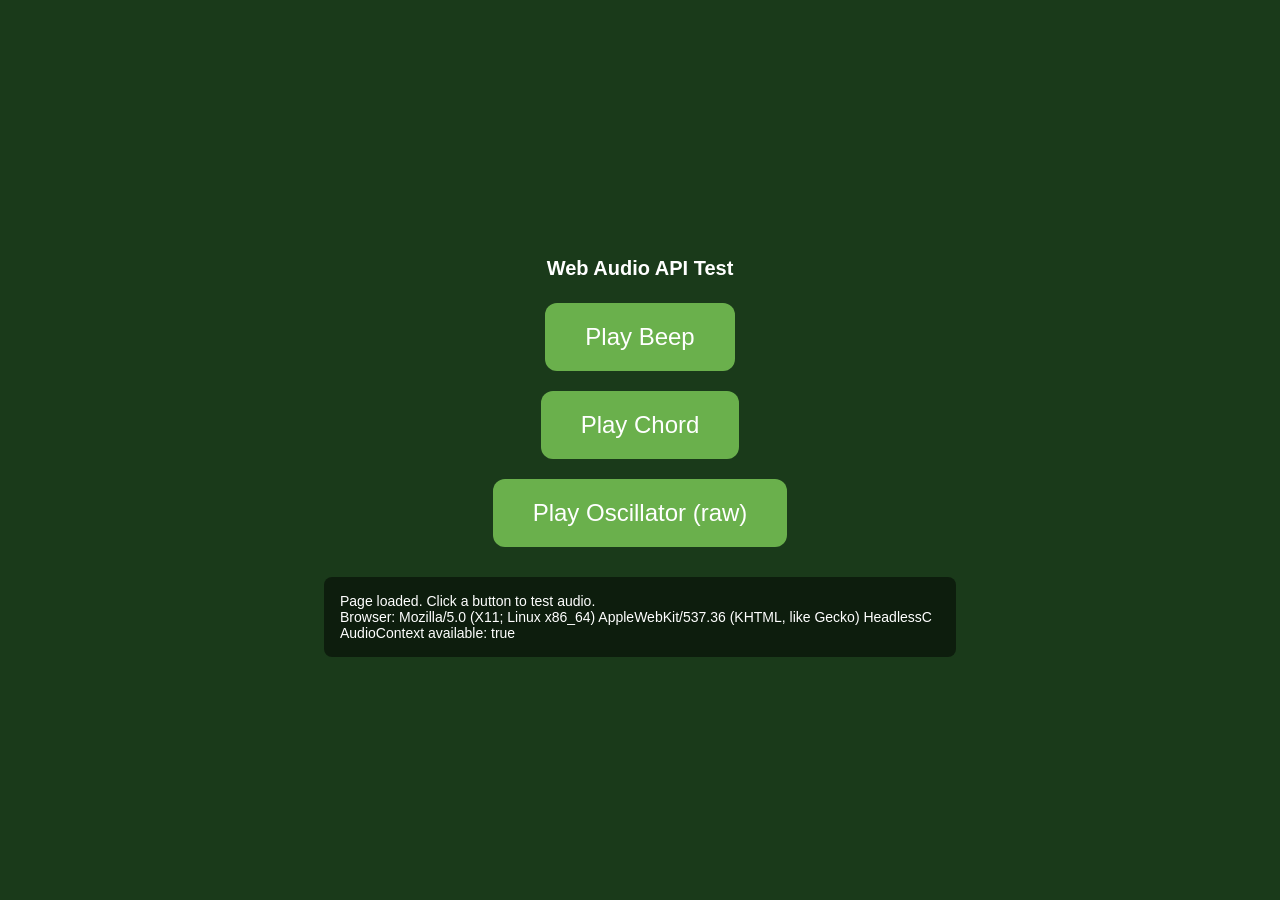
<file: save-the-park-ranger-patrol/audio-test.html>
<!DOCTYPE html>
<html>
<head><meta charset="UTF-8"><title>Audio Test</title>
<meta name="viewport" content="width=device-width, initial-scale=1.0">
<style>
body { background:#1a3a1a; color:#fff; font-family:sans-serif; display:flex; flex-direction:column; align-items:center; justify-content:center; min-height:100vh; margin:0; }
button { font-size:24px; padding:20px 40px; margin:10px; border:none; border-radius:12px; cursor:pointer; background:#6ab04c; color:#fff; }
button:active { background:#4a8a2c; }
#log { margin-top:20px; padding:16px; background:rgba(0,0,0,0.5); border-radius:8px; max-width:600px; width:90%; font-size:14px; white-space:pre-wrap; max-height:300px; overflow-y:auto; }
h1 { font-size:20px; }
</style>
<script defer src="https://cdn.vercel-insights.com/v1/script.js"></script>
</head>
<body>
<h1>Web Audio API Test</h1>
<button onclick="testBeep()">Play Beep</button>
<button onclick="testChord()">Play Chord</button>
<button onclick="testOscillator()">Play Oscillator (raw)</button>
<div id="log"></div>
<script>
const logEl = document.getElementById('log');
function log(msg) {
  logEl.textContent += msg + '\n';
  logEl.scrollTop = logEl.scrollHeight;
  console.log(msg);
}

let ctx = null;

function getCtx() {
  if (!ctx) {
    try {
      ctx = new (window.AudioContext || window.webkitAudioContext)();
      log('AudioContext created, state: ' + ctx.state);
      log('sampleRate: ' + ctx.sampleRate);
    } catch(e) {
      log('ERROR creating AudioContext: ' + e.message);
      return null;
    }
  }
  if (ctx.state === 'suspended') {
    log('Context suspended, calling resume()...');
    ctx.resume().then(() => {
      log('resume() resolved! state: ' + ctx.state);
    }).catch(e => {
      log('resume() FAILED: ' + e.message);
    });
  }
  log('Current state: ' + ctx.state + ', currentTime: ' + ctx.currentTime.toFixed(3));
  return ctx;
}

// Test 1: Simple beep
function testBeep() {
  log('\n--- Test Beep ---');
  const c = getCtx();
  if (!c) return;

  if (c.state !== 'running') {
    log('WARNING: context not running yet! Waiting...');
    c.resume().then(() => {
      log('Now running! Playing beep...');
      _playBeep(c);
    });
    return;
  }
  _playBeep(c);
}

function _playBeep(c) {
  const osc = c.createOscillator();
  const gain = c.createGain();
  osc.type = 'sine';
  osc.frequency.value = 440;
  gain.gain.value = 0.5;
  osc.connect(gain);
  gain.connect(c.destination);
  osc.start();
  osc.stop(c.currentTime + 0.5);
  log('Beep scheduled! freq=440Hz, gain=0.5, duration=0.5s');
  log('Context state: ' + c.state + ', time: ' + c.currentTime.toFixed(3));
}

// Test 2: Chord (like our music)
function testChord() {
  log('\n--- Test Chord ---');
  const c = getCtx();
  if (!c) return;

  if (c.state !== 'running') {
    c.resume().then(() => _playChord(c));
    return;
  }
  _playChord(c);
}

function _playChord(c) {
  [523.25, 659.25, 783.99].forEach(freq => {
    const osc = c.createOscillator();
    const gain = c.createGain();
    osc.type = 'triangle';
    osc.frequency.value = freq;
    gain.gain.value = 0.3;
    osc.connect(gain);
    gain.connect(c.destination);
    osc.start();
    osc.stop(c.currentTime + 1.0);
  });
  log('Chord scheduled! C5+E5+G5, gain=0.3, duration=1s');
}

// Test 3: Raw oscillator (no gain node)
function testOscillator() {
  log('\n--- Test Raw Oscillator ---');
  const c = getCtx();
  if (!c) return;

  if (c.state !== 'running') {
    c.resume().then(() => _playRaw(c));
    return;
  }
  _playRaw(c);
}

function _playRaw(c) {
  const osc = c.createOscillator();
  osc.type = 'square';
  osc.frequency.value = 440;
  osc.connect(c.destination);
  osc.start();
  osc.stop(c.currentTime + 0.3);
  log('Raw oscillator! square 440Hz direct to destination, 0.3s');
}

log('Page loaded. Click a button to test audio.');
log('Browser: ' + navigator.userAgent.substring(0, 80));
log('AudioContext available: ' + !!(window.AudioContext || window.webkitAudioContext));
</script>
</body>
</html>
</file>
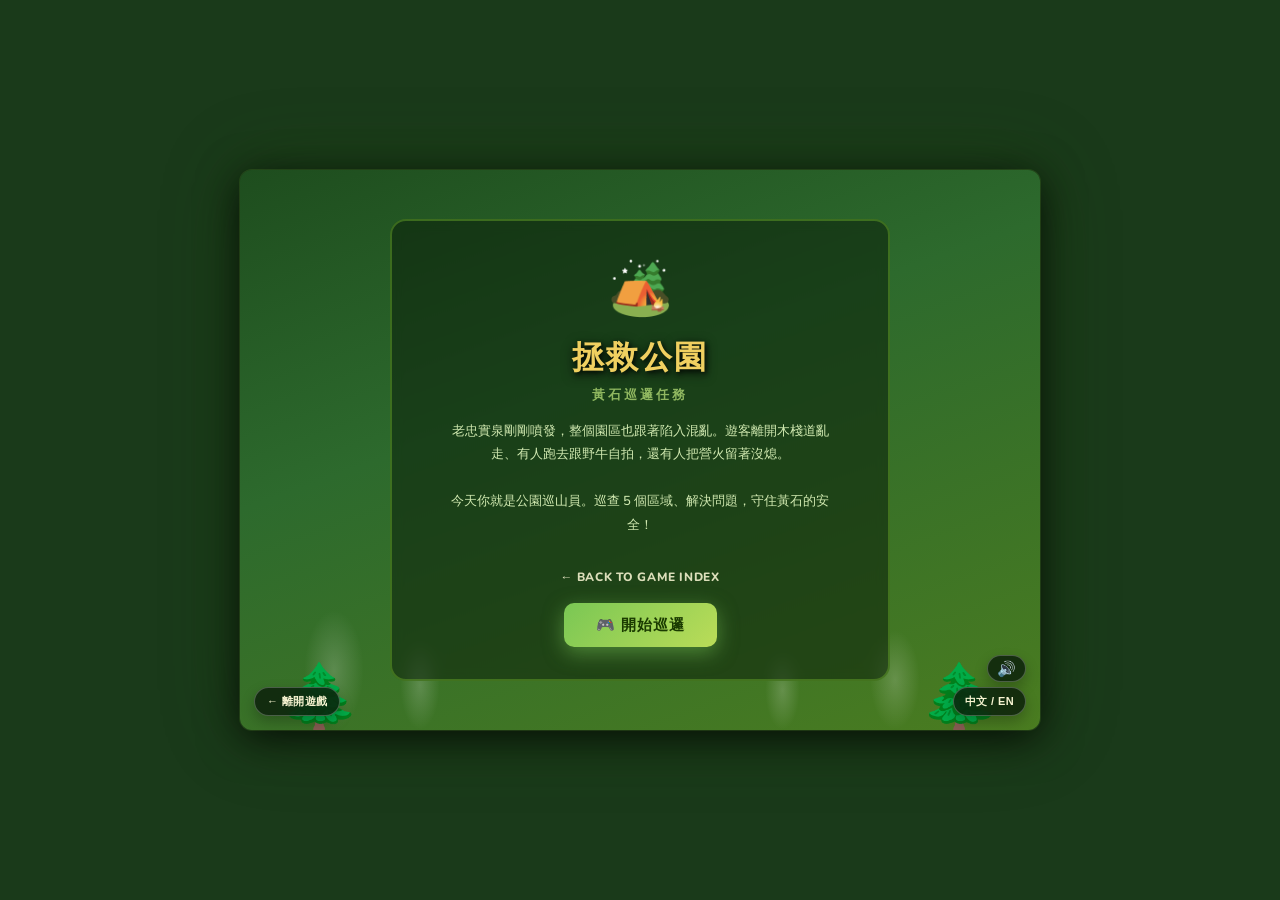
<file: save-the-park-ranger-patrol/save-the-park.html>
<!DOCTYPE html>
<html lang="en">
<head>
<meta charset="UTF-8">
<meta name="viewport" content="width=device-width, initial-scale=1.0, maximum-scale=1.0, user-scalable=no">
<title>Save the Park: Yellowstone Ranger Patrol</title>
<style>
@import url('https://fonts.googleapis.com/css2?family=Cinzel:wght@600;700&family=Nunito:wght@400;600;700;800&display=swap');
/* ===== RESET & BASE ===== */
*, *::before, *::after { box-sizing: border-box; margin: 0; padding: 0; }
body {
  font-family: 'Nunito', 'Segoe UI', Tahoma, Geneva, Verdana, sans-serif;
  background: #1a3a1a;
  display: flex;
  justify-content: center;
  align-items: center;
  min-height: 100vh;
  -webkit-text-size-adjust: 100%;
  text-size-adjust: 100%;
  overflow: hidden;
  --mobile-game-scale: 1;
}

/* ===== GAME CONTAINER ===== */
#game-container {
  width: 800px;
  height: 560px;
  position: relative;
  overflow: hidden;
  touch-action: manipulation;
  border-radius: 12px;
  box-shadow: 0 0 0 1px rgba(100,160,50,0.2), 0 8px 40px rgba(0,0,0,0.8), 0 0 80px rgba(30,80,10,0.3);
}

/* ===== SCREENS ===== */
.screen {
  position: absolute;
  inset: 0;
  display: none;
  flex-direction: column;
}
.screen.active { display: flex; }

/* ===== HUD (top bar for scene screens) ===== */
#hud {
  position: absolute;
  top: 0; left: 0; right: 0;
  height: 48px;
  background: rgba(20,50,20,0.85);
  backdrop-filter: blur(8px);
  display: none;
  align-items: center;
  padding: 0 16px;
  gap: 20px;
  z-index: 100;
  border-bottom: 2px solid #5a8a2a;
}
#hud.visible { display: flex; }
#hud .hud-label { color: #c8e69a; font-size: 11px; text-transform: uppercase; letter-spacing: 1px; font-weight: 700; }
#hud .hud-val { color: #fff; font-size: 15px; font-weight: 800; }
.hud-group { display: flex; flex-direction: column; align-items: center; min-width: 60px; }
#health-bar-wrap { flex: 1; display: flex; align-items: center; gap: 8px; }
#health-bar-bg { flex: 1; height: 14px; background: #1a3a0a; border-radius: 7px; overflow: hidden; border: 1px solid #5a8a2a; }
#health-bar-fill { height: 100%; width: 100%; background: linear-gradient(90deg,#6ab04c,#badc58); border-radius: 7px; transition: width 0.4s; }
#hud-scene-name { color: #f0d060; font-size: 13px; font-weight: 800; margin-left: auto; text-shadow: 0 1px 4px rgba(0,0,0,0.5); font-family: 'Cinzel', serif; }
#mute-btn {
  position: absolute;
  right: 14px;
  bottom: 48px;
  z-index: 220;
  border: 1px solid rgba(255,255,255,0.24);
  border-radius: 999px;
  background: rgba(10,30,10,0.82);
  color: #f7f4d1;
  font-size: 15px;
  font-weight: 800;
  padding: 5px 9px;
  cursor: pointer;
  box-shadow: 0 6px 14px rgba(0,0,0,0.24);
  backdrop-filter: blur(10px);
  transition: transform 0.2s, background 0.2s, border-color 0.2s;
  line-height: 1;
}
#mute-btn:hover {
  transform: translateY(-1px);
  background: rgba(30,60,30,0.9);
}
#mute-btn:active { transform: translateY(0); }
#mute-btn.muted { color: #ff7675; border-color: rgba(255,118,117,0.4); }
#lang-toggle-btn {
  position: absolute;
  right: 14px;
  bottom: 14px;
  z-index: 220;
  border: 1px solid rgba(255,255,255,0.24);
  border-radius: 999px;
  background: rgba(10,30,10,0.82);
  color: #f7f4d1;
  font-size: 11px;
  font-weight: 800;
  padding: 6px 11px;
  cursor: pointer;
  letter-spacing: 0.4px;
  box-shadow: 0 6px 14px rgba(0,0,0,0.24);
  backdrop-filter: blur(10px);
  transition: transform 0.2s, background 0.2s, border-color 0.2s;
}
#lang-toggle-btn:hover {
  transform: translateY(-1px);
  background: rgba(24,58,24,0.92);
  border-color: rgba(255,255,255,0.42);
}
#lang-toggle-btn:active { transform: translateY(0); }
#exit-game-btn {
  position: absolute;
  bottom: 14px;
  left: 14px;
  z-index: 220;
  display: inline-flex;
  align-items: center;
  gap: 6px;
  border: 1px solid rgba(255,255,255,0.24);
  border-radius: 999px;
  background: rgba(10,30,10,0.82);
  color: #f7f4d1;
  text-decoration: none;
  font-size: 11px;
  font-weight: 800;
  padding: 6px 12px;
  cursor: pointer;
  letter-spacing: 0.4px;
  box-shadow: 0 6px 14px rgba(0,0,0,0.24);
  backdrop-filter: blur(10px);
  transition: transform 0.2s, background 0.2s, border-color 0.2s;
}
#exit-game-btn:hover {
  transform: translateY(-1px);
  background: rgba(24,58,24,0.92);
  border-color: rgba(255,255,255,0.42);
}
#exit-game-btn:active { transform: translateY(0); }

/* ===== START SCREEN ===== */
#start-screen {
  background: linear-gradient(160deg, #1e4d1e 0%, #2d6a2d 40%, #4a7c20 100%);
  justify-content: center;
  align-items: center;
  gap: 0;
}
.start-bg-decor {
  position: absolute; inset: 0;
  overflow: hidden;
  pointer-events: none;
}
.geyser-steam {
  position: absolute;
  bottom: 0;
  width: 60px;
  height: 120px;
  background: radial-gradient(ellipse at center, rgba(255,255,255,0.18) 0%, transparent 70%);
  border-radius: 50%;
  animation: steam 3s ease-in-out infinite;
}
.geyser-steam:nth-child(1) { left: 8%; animation-delay: 0s; }
.geyser-steam:nth-child(2) { left: 20%; animation-delay: 1s; width: 40px; height: 90px; }
.geyser-steam:nth-child(3) { right: 15%; animation-delay: 0.5s; width: 50px; height: 100px; }
.geyser-steam:nth-child(4) { right: 30%; animation-delay: 1.5s; width: 35px; height: 80px; }
@keyframes steam {
  0%,100% { transform: translateY(0) scaleX(1); opacity: 0.5; }
  50% { transform: translateY(-40px) scaleX(1.3); opacity: 0.9; }
}
.tree-deco {
  position: absolute; bottom: 0; font-size: 64px; line-height: 1; pointer-events: none;
}
.tree-deco.left { left: 5%; }
.tree-deco.right { right: 5%; }
.mountain-deco { position: absolute; bottom: 0; width: 100%; overflow: hidden; height: 160px; pointer-events: none; }
.mountain-deco svg { width: 100%; height: 100%; }

.start-content {
  position: relative;
  text-align: center;
  z-index: 10;
  padding: 32px 48px;
  background: rgba(10,30,10,0.55);
  border-radius: 16px;
  border: 2px solid rgba(100,160,40,0.5);
  backdrop-filter: blur(6px);
  max-width: 500px;
}
.start-badge { font-size: 52px; margin-bottom: 12px; display: block; animation: badgeBounce 2s ease-in-out infinite; }
@keyframes badgeBounce {
  0%, 100% { transform: scale(1); }
  50% { transform: scale(1.1); }
}
.start-title {
  font-size: 32px;
  font-weight: 900;
  color: #f0d060;
  text-shadow: 0 3px 12px rgba(0,0,0,0.9), 2px 2px 4px rgba(0,0,0,0.6);
  letter-spacing: 2px;
  margin-bottom: 6px;
  font-family: 'Cinzel', serif;
}
.start-subtitle {
  font-size: 13px;
  color: #90b860;
  margin-bottom: 16px;
  letter-spacing: 3px;
  text-transform: uppercase;
  font-weight: 700;
  font-family: 'Nunito', sans-serif;
}
.start-story {
  font-size: 13px;
  color: #d0e8b0;
  line-height: 1.8;
  margin-bottom: 28px;
  font-weight: 500;
}
.start-back-link {
  display: inline-flex;
  align-items: center;
  gap: 8px;
  margin-bottom: 18px;
  color: #f7f4d1;
  text-decoration: none;
  font-size: 12px;
  font-weight: 800;
  letter-spacing: 0.6px;
  text-transform: uppercase;
  opacity: 0.88;
  transition: opacity 0.2s ease, transform 0.2s ease;
}
.start-back-link:hover {
  opacity: 1;
  transform: translateX(-2px);
}
.btn {
  cursor: pointer;
  border: none;
  border-radius: 10px;
  font-size: 15px;
  font-weight: 800;
  padding: 12px 32px;
  transition: all 0.25s cubic-bezier(0.34, 1.56, 0.64, 1);
  letter-spacing: 1px;
  font-family: 'Nunito', sans-serif;
  position: relative;
  overflow: hidden;
}
.btn:hover { transform: translateY(-3px); filter: brightness(1.15); box-shadow: 0 8px 24px rgba(0,0,0,0.4); }
.btn:active { transform: translateY(-1px); }
.btn-green {
  background: linear-gradient(135deg, #7ac754, #badc58);
  color: #1a3a00;
  box-shadow: 0 6px 20px rgba(106,176,76,0.6);
}
.btn-green:hover {
  background: linear-gradient(135deg, #8ad65f, #c8e966);
}
.btn-orange {
  background: linear-gradient(135deg, #e17055, #fdcb6e);
  color: #2d1000;
  box-shadow: 0 6px 20px rgba(225,112,85,0.6);
}
.btn-orange:hover {
  background: linear-gradient(135deg, #ed7d6b, #fdd47f);
}
.btn-blue {
  background: linear-gradient(135deg, #0984e3, #74b9ff);
  color: #001040;
  box-shadow: 0 6px 20px rgba(9,132,227,0.5);
}
.btn-blue:hover {
  background: linear-gradient(135deg, #1990f0, #85c5ff);
}
.btn-gray {
  background: linear-gradient(135deg,#636e72,#b2bec3);
  color: #fff;
  box-shadow: 0 6px 20px rgba(0,0,0,0.3);
}
.btn-gray:hover {
  background: linear-gradient(135deg,#6f7a7f,#c0cdd1);
}

/* ===== MAP SCREEN ===== */
#map-screen {
  position: relative;
  background:
    radial-gradient(circle at top, rgba(255,220,140,0.12), transparent 34%),
    radial-gradient(circle at 15% 20%, rgba(180,220,120,0.08), transparent 26%),
    linear-gradient(160deg, #12260c 0%, #234517 42%, #335f1f 72%, #496c27 100%);
  flex-direction: column;
  align-items: center;
  padding: 24px 20px 16px;
}
#map-home-btn {
  position: absolute;
  top: 14px; left: 16px;
  background: rgba(255,255,255,0.10);
  border: 1.5px solid rgba(255,255,255,0.22);
  border-radius: 8px;
  color: #d4eea4;
  font-size: 12px;
  font-weight: 700;
  padding: 5px 10px;
  cursor: pointer;
  letter-spacing: 0.5px;
  transition: background 0.15s, border-color 0.15s;
  z-index: 10;
}
#map-home-btn:hover {
  background: rgba(255,255,255,0.18);
  border-color: rgba(255,255,255,0.40);
  color: #fff;
}
#map-screen::before {
  content: '';
  position: absolute;
  inset: 0;
  pointer-events: none;
  background:
    linear-gradient(rgba(255,255,255,0.025), rgba(255,255,255,0.01)),
    repeating-linear-gradient(90deg, rgba(255,255,255,0.02) 0 1px, transparent 1px 120px),
    repeating-linear-gradient(0deg, rgba(0,0,0,0.03) 0 1px, transparent 1px 90px);
  opacity: 0.55;
}
.map-title {
  color: #f0d060;
  font-size: 24px;
  font-weight: 900;
  letter-spacing: 2px;
  margin-bottom: 4px;
  font-family: 'Cinzel', serif;
  text-shadow: 0 2px 8px rgba(0,0,0,0.6), 0 0 22px rgba(240,208,96,0.18);
  position: relative;
  z-index: 1;
}
.map-subtitle {
  color: #b8d48c;
  font-size: 12px;
  margin-bottom: 14px;
  font-weight: 700;
  letter-spacing: 1.4px;
  text-transform: uppercase;
  position: relative;
  z-index: 1;
}
.map-stats {
  display: flex; gap: 24px; margin-bottom: 14px;
  background: linear-gradient(180deg, rgba(18,35,12,0.84), rgba(10,18,7,0.7));
  border-radius: 16px; padding: 10px 22px;
  border: 1px solid rgba(210,182,92,0.22);
  box-shadow: 0 10px 28px rgba(0,0,0,0.26), inset 0 1px 0 rgba(255,240,200,0.08);
  backdrop-filter: blur(10px);
  position: relative;
  z-index: 1;
}
.map-stat { text-align: center; }
.map-stat-label { color: #dbeab5; font-size: 10px; text-transform: uppercase; letter-spacing: 1.2px; }
.map-stat-val { color: #fff7dc; font-size: 18px; font-weight: 800; text-shadow: 0 1px 6px rgba(0,0,0,0.3); }
.map-health-wrap {
  width: 100%; max-width: 390px; margin-bottom: 18px;
  padding: 10px 14px 12px;
  border-radius: 14px;
  background: rgba(12,22,8,0.46);
  border: 1px solid rgba(201,180,110,0.18);
  box-shadow: inset 0 1px 0 rgba(255,245,220,0.06);
  backdrop-filter: blur(8px);
  position: relative;
  z-index: 1;
}
.map-health-label { color: #d7e7b0; font-size: 11px; text-transform: uppercase; margin-bottom: 6px; letter-spacing: 1px; }
.map-health-bg {
  height: 16px;
  background: linear-gradient(180deg, #061004, #13250a);
  border-radius: 999px;
  overflow: hidden;
  border: 1px solid rgba(132,171,72,0.7);
  box-shadow: inset 0 2px 6px rgba(0,0,0,0.35);
}
.map-health-fill {
  height: 100%;
  background: linear-gradient(90deg,#5a962f 0%, #8aca4f 48%, #d8ed7c 100%);
  border-radius: 999px;
  transition: width 0.5s;
  box-shadow: inset 0 1px 0 rgba(255,255,255,0.28), 0 0 12px rgba(186,220,88,0.28);
}

/* Yellowstone map visual */
.ys-map {
  position: relative;
  width: 620px;
  height: 310px;
  border-radius: 18px;
  border: 3px solid #8f7340;
  overflow: hidden;
  background:
    radial-gradient(circle at 50% 0%, rgba(255,240,190,0.18), transparent 38%),
    linear-gradient(180deg, #d8c68a, #b79d5f);
  box-shadow:
    0 18px 44px rgba(0,0,0,0.42),
    0 4px 12px rgba(0,0,0,0.28),
    inset 0 0 0 1px rgba(255,236,184,0.22);
  z-index: 1;
}
.ys-map::before {
  content: '';
  position: absolute;
  inset: 0;
  pointer-events: none;
  background:
    radial-gradient(circle at 18% 16%, rgba(255,255,255,0.14), transparent 18%),
    radial-gradient(circle at 82% 78%, rgba(120,80,20,0.09), transparent 22%),
    repeating-linear-gradient(0deg, rgba(90,60,10,0.035) 0 2px, transparent 2px 9px);
  mix-blend-mode: soft-light;
  opacity: 0.6;
}
.ys-map::after {
  content: '';
  position: absolute;
  inset: 10px;
  border-radius: 12px;
  pointer-events: none;
  border: 1px solid rgba(90,55,15,0.22);
  box-shadow: inset 0 0 0 1px rgba(255,244,214,0.16);
}
.map-svg-bg {
  position: absolute; inset: 0; width: 100%; height: 100%; display: block;
  filter: saturate(1.05) contrast(1.02);
}
/* Zone pin shadow (makes buttons look like map pins) */
.zone-btn::after {
  content: '▼';
  position: absolute; bottom: -14px; left: 50%; transform: translateX(-50%);
  font-size: 12px; line-height: 1; color: inherit; opacity: 0.7;
  filter: drop-shadow(0 1px 2px rgba(0,0,0,0.5));
}
/* Hide old decorative divs */
.map-lake, .map-river, .map-trees-bg, .map-bg-label { display: none; }

/* Zone buttons on the map — styled as map location pins */
.zone-btn {
  position: absolute;
  cursor: pointer;
  border: 3px solid rgba(255,248,224,0.58);
  border-radius: 50% 50% 50% 50% / 55% 55% 45% 45%;
  width: 82px; height: 82px;
  display: flex; flex-direction: column;
  align-items: center; justify-content: center;
  gap: 1px;
  transition: all 0.3s cubic-bezier(0.34, 1.56, 0.64, 1);
  box-shadow: 0 10px 24px rgba(0,0,0,0.42), 0 2px 6px rgba(0,0,0,0.35), inset 0 1px 0 rgba(255,255,255,0.3);
  font-size: 11px;
  font-weight: 800;
  text-align: center;
  line-height: 1.2;
  padding: 8px 8px 10px 8px;
  z-index: 5;
  backdrop-filter: blur(4px);
}
.zone-btn:hover {
  transform: scale(1.18) translateY(-6px);
  filter: brightness(1.1) saturate(1.06);
  z-index: 10;
  box-shadow: 0 16px 32px rgba(0,0,0,0.5), 0 4px 8px rgba(0,0,0,0.34);
}
.zone-btn:active { transform: scale(1.1) translateY(-3px); }
.zone-btn .zone-icon { font-size: 26px; line-height: 1; filter: drop-shadow(0 1px 2px rgba(0,0,0,0.28)); }
.zone-btn .zone-label { font-size: 8px; text-transform: uppercase; letter-spacing: 0.8px; font-weight: 900; text-shadow: 0 1px 2px rgba(0,0,0,0.18); }
.zone-btn.done { opacity: 0.7; }
.zone-btn.done::after {
  content: '✓';
  position: absolute; top: -4px; right: -4px;
  width: 22px; height: 22px;
  background: #6ab04c; color: #fff;
  border-radius: 50%; font-size: 13px; font-weight: 900;
  display: flex; align-items: center; justify-content: center;
  box-shadow: 0 2px 6px rgba(0,0,0,0.4);
}

#zone-geyser { top: 30px; left: 40px; background: linear-gradient(135deg,#fd79a8,#e17055); color: #fff; }
#zone-bison  { top: 30px; right: 40px; background: linear-gradient(135deg,#fdcb6e,#e17055); color: #fff; }
#zone-camp   { bottom: 30px; left: 60px; background: linear-gradient(135deg,#00b894,#55efc4); color: #003020; }
#zone-trail  { bottom: 30px; right: 60px; background: linear-gradient(135deg,#a29bfe,#6c5ce7); color: #fff; }
#zone-lake   { top: 150px; left: 268px; background: linear-gradient(135deg,#0984e3,#74b9ff); color: #fff; }

/* connector lines between zones */
.map-connector {
  position: absolute;
  background: rgba(255,255,255,0.15);
  height: 3px;
  border-radius: 2px;
  transform-origin: left center;
}

.badges-row {
  display: flex; gap: 10px; margin-top: 12px; flex-wrap: wrap; justify-content: center;
  max-width: 680px;
  position: relative;
  z-index: 1;
}
.badge-chip {
  padding: 4px 12px;
  border-radius: 999px;
  font-size: 11px;
  font-weight: 700;
  background: rgba(16,24,12,0.5);
  color: #b7bfab;
  border: 1px solid rgba(255,236,184,0.1);
  box-shadow: inset 0 1px 0 rgba(255,255,255,0.04);
}
.badge-chip.earned {
  background: linear-gradient(135deg, #f0d060, #e0a020);
  color: #3a1a00;
  border-color: #e0a020;
}

/* ===== SCENE BASE STYLES ===== */
.scene-screen {
  flex-direction: column;
  overflow: hidden;
}
.scene-area {
  flex: 1;
  position: relative;
  overflow: hidden;
  cursor: default;
}
.scene-footer {
  min-height: 214px;
  background: rgba(10,30,10,0.95);
  border-top: 2px solid #5a8a2a;
  display: grid;
  grid-template-columns: minmax(0, 1fr) 340px 160px;
  align-items: stretch;
  padding: 12px 16px;
  gap: 14px;
  z-index: 10;
}
.task-list-mini {
  min-width: 0;
  display: flex;
  flex-direction: column;
  gap: 3px;
  overflow: hidden;
}
.choice-panel {
  width: 100%;
  padding: 8px 10px 10px;
  border: 1px solid rgba(186,220,88,0.25);
  border-radius: 10px;
  background: rgba(0,0,0,0.24);
}
.choice-title {
  color: #f0d060;
  font-size: 12px;
  font-weight: 900;
  margin-bottom: 8px;
  text-transform: uppercase;
  letter-spacing: 1px;
  font-family: 'Nunito', sans-serif;
}
.choice-question {
  color: #edf7d1;
  font-size: 12px;
  line-height: 1.4;
  margin-bottom: 8px;
  font-weight: 600;
}
.choice-options {
  display: flex;
  flex-wrap: wrap;
  gap: 6px;
  align-content: flex-start;
}
.choice-option {
  border: 2px solid rgba(100,160,50,0.3);
  background: rgba(18,40,16,0.95);
  color: #c8e69a;
  border-radius: 20px;
  padding: 6px 12px;
  font-size: 11px;
  font-weight: 800;
  cursor: pointer;
  line-height: 1.3;
  transition: all 0.2s;
}
.choice-option:hover {
  background: rgba(42,82,30,0.98);
  border-color: rgba(100,160,50,0.6);
  color: #d0e8b0;
}
.choice-option.done {
  background: rgba(106,176,76,0.25);
  border-color: #6ab04c;
  color: #badc58;
  cursor: default;
  box-shadow: inset 0 0 8px rgba(106,176,76,0.3);
}
.task-item {
  display: flex;
  align-items: center;
  gap: 8px;
  font-size: 13px;
  color: #d0e8b0;
  transition: all 0.3s;
  font-weight: 600;
}
.task-item.done { color: #6ab04c; text-decoration: line-through; opacity: 0.65; }
.task-item .task-dot {
  width: 12px; height: 12px;
  border-radius: 50%;
  background: #333;
  border: 2px solid #666;
  flex-shrink: 0;
  transition: all 0.3s;
}
.task-item.done .task-dot { background: #6ab04c; border-color: #7ac754; box-shadow: 0 0 6px rgba(106,176,76,0.5); }
.feedback-box {
  width: 100%;
  padding: 8px 14px;
  background: rgba(0,0,0,0.5);
  border-radius: 10px;
  font-size: 13px;
  color: #d0e8b0;
  border: 2px solid rgba(90,138,42,0.4);
  text-align: center;
  min-height: 100%;
  display: flex; align-items: center; justify-content: center;
  line-height: 1.5;
  font-weight: 600;
}
.feedback-box.good { border-color: #6ab04c; color: #badc58; background: rgba(106,176,76,0.12); }
.feedback-box.bad  { border-color: #e17055; color: #ff9999; background: rgba(225,112,85,0.12); }
.btn-complete-scene {
  font-size: 13px;
  padding: 12px 24px;
  white-space: nowrap;
  font-weight: 800;
  transition: all 0.25s cubic-bezier(0.34, 1.56, 0.64, 1);
}

/* ===== STORY INTRO SCREEN ===== */
#story-screen {
  background: #07090f;
  flex-direction: column;
  align-items: center; justify-content: flex-start;
  padding: 32px 52px; gap: 0;
  overflow-y: auto;
  -webkit-overflow-scrolling: touch;
}
.story-header {
  font-size: 11px; font-weight: 800; letter-spacing: 3px;
  color: #90b860; text-transform: uppercase; margin-bottom: 20px;
  opacity: 0; animation: storyBeatIn 0.5s ease forwards; animation-delay: 0.1s;
  font-family: 'Nunito', sans-serif;
}
.story-beat {
  width: 100%; max-width: 580px;
  padding: 14px 0; border-bottom: 1px solid rgba(90,138,42,0.3);
  opacity: 0; animation: storyBeatIn 0.5s ease forwards;
}
.story-beat:nth-child(2) { animation-delay: 0.4s; }
.story-beat:nth-child(3) { animation-delay: 0.9s; }
.story-beat:nth-child(4) { animation-delay: 1.4s; }
.story-beat:nth-child(5) { animation-delay: 1.9s; }
.story-beat:nth-child(6) { animation-delay: 2.3s; border-bottom: none; }
.story-beat-label {
  font-size: 11px; font-weight: 900; letter-spacing: 1.5px;
  color: #90b860; text-transform: uppercase; margin-bottom: 6px;
  font-family: 'Nunito', sans-serif;
}
.story-beat-text { font-size: 13px; color: #d0e8b0; line-height: 1.7; font-weight: 500; }
.story-beat-text b { color: #f0d060; font-weight: 800; }
.story-beat-quote {
  font-size: 13px; color: #fff; font-style: italic; margin-top: 5px;
  padding-left: 12px; border-left: 3px solid #6ab04c; line-height: 1.7; font-weight: 500;
}
.story-btn-row {
  margin-top: 22px; display: flex; gap: 14px;
  opacity: 0; animation: storyBeatIn 0.5s ease forwards; animation-delay: 2.8s;
  touch-action: manipulation;
}
.story-btn-row .btn {
  touch-action: manipulation;
}
@keyframes storyBeatIn {
  from { opacity: 0; transform: translateY(7px); }
  to   { opacity: 1; transform: none; }
}

/* ===== MISSION BRIEFING SCREEN ===== */
#briefing-screen {
  background: rgba(4,12,4,0.98);
  flex-direction: column;
  align-items: center; justify-content: center;
  padding: 28px 48px; gap: 0;
}
.briefing-header {
  font-size: 11px; font-weight: 900; letter-spacing: 3px; color: #ff8866;
  text-transform: uppercase; border: 2px solid #ff8866;
  padding: 4px 14px; border-radius: 6px; margin-bottom: 18px;
  font-family: 'Nunito', sans-serif;
}
.briefing-zone-row {
  display: flex; align-items: center; gap: 16px; margin-bottom: 14px;
  width: 100%; max-width: 540px;
}
.briefing-zone-icon { font-size: 48px; line-height: 1; filter: drop-shadow(0 2px 4px rgba(0,0,0,0.4)); }
.briefing-zone-title { font-size: 24px; font-weight: 900; color: #f0d060; line-height: 1.2; font-family: 'Cinzel', serif; text-shadow: 0 2px 6px rgba(0,0,0,0.5); }
.briefing-zone-sub { font-size: 11px; color: #90b860; text-transform: uppercase; letter-spacing: 1.5px; margin-top: 4px; font-weight: 800; }
.briefing-divider { width: 100%; max-width: 540px; height: 2px; background: linear-gradient(90deg, transparent, #5a8a2a, transparent); margin: 12px 0 14px; }
.briefing-body {
  font-size: 13px; color: #d0e8b0; line-height: 1.8;
  max-width: 540px; width: 100%; margin-bottom: 16px; white-space: pre-line; font-weight: 500;
}
.briefing-radio {
  width: 100%; max-width: 540px;
  background: rgba(15,35,15,0.95); border: 2px solid #5a8a2a;
  border-radius: 10px; padding: 12px 16px;
  font-size: 13px; color: #c8e69a; margin-bottom: 20px;
  line-height: 1.7; font-weight: 500;
}
.briefing-radio strong { color: #f0d060; font-weight: 800; }

/* ===== DIALOGUE BUBBLES ===== */
.dialogue-bubble {
  position: absolute;
  background: #fff; color: #1a3a1a;
  font-size: 12px; font-weight: 600;
  padding: 6px 11px; border-radius: 12px;
  white-space: normal; pointer-events: none; z-index: 80;
  max-width: 190px;
  line-height: 1.35;
  overflow-wrap: break-word;
  box-shadow: 0 3px 12px rgba(0,0,0,0.45);
  animation: dlgPop 0.25s ease-out, dlgFade 0.45s ease-in 2.2s forwards;
}
.dialogue-bubble::after {
  content: ''; position: absolute;
  bottom: -8px; left: 14px;
  border: 8px solid transparent; border-top-color: #fff; border-bottom: none;
}
.dialogue-bubble.radio-bubble {
  background: #0e2a0e; color: #badc58; font-size: 11px;
  border: 1px solid #5a8a2a;
}
.dialogue-bubble.radio-bubble::after { border-top-color: #0e2a0e; }
@keyframes dlgPop {
  from { transform: scale(0.6) translateY(6px); opacity: 0; }
  to   { transform: scale(1) translateY(0); opacity: 1; }
}
@keyframes dlgFade {
  from { opacity: 1; } to { opacity: 0; }
}

/* ===== RESULT STORY ===== */
.result-story {
  max-width: 420px; margin: 0 auto 10px;
  font-size: 12px; color: #c8e69a; line-height: 1.55;
  font-style: italic; text-align: center;
  border-top: 1px solid rgba(90,138,42,0.35);
  padding-top: 10px; white-space: pre-line;
}

/* ===== SCENE 1: GEYSER BASIN ===== */
#geyser-screen .scene-area {
  background: linear-gradient(180deg,
    #b8dff5 0%, #90c8e8 14%, #c8d8b0 30%,
    #e8d090 38%, #d8a860 48%, #c09040 62%, #a87030 100%);
}
/* Background mountain silhouette */
.geyser-mountains {
  position: absolute; bottom: 43%; left: 0; right: 0;
  height: 90px; pointer-events: none; z-index: 0; overflow: hidden;
}
.geyser-mountains svg { width: 100%; height: 100%; display: block; }
/* Thermal haze horizon band */
.geyser-mist {
  position: absolute; bottom: 41%; left: 0; right: 0; height: 44px;
  background: linear-gradient(180deg, transparent 0%, rgba(255,245,220,0.55) 50%, rgba(255,238,200,0.25) 100%);
  pointer-events: none; z-index: 1;
  animation: mistDrift 7s ease-in-out infinite;
}
@keyframes mistDrift {
  0%,100% { opacity: 0.7; transform: scaleX(1); }
  50% { opacity: 1; transform: scaleX(1.015); }
}
/* Distant treeline */
.geyser-treeline {
  position: absolute; bottom: 43%; left: 0; right: 0;
  height: 30px; pointer-events: none; z-index: 0;
  background: repeating-linear-gradient(90deg,
    #4a7030 0px, #4a7030 12px, #3a6020 12px, #3a6020 18px,
    #507838 18px, #507838 26px, #3a6020 26px, #3a6020 32px);
  mask-image: url("data:image/svg+xml,%3Csvg xmlns='http://www.w3.org/2000/svg' width='200' height='30'%3E%3Cpath d='M0 30 L10 10 L20 28 L28 5 L36 28 L46 12 L56 28 L64 8 L72 26 L82 3 L90 22 L100 14 L108 28 L118 6 L126 25 L136 10 L144 28 L154 4 L162 22 L172 12 L180 28 L190 7 L200 28 L200 30 Z' fill='black'/%3E%3C/svg%3E");
  mask-size: 200px 30px; mask-repeat: repeat-x;
  opacity: 0.7;
}
.geyser-ground {
  position: absolute; bottom: 0; left: 0; right: 0; height: 56%;
  background:
    radial-gradient(ellipse 55% 28% at 28% 0%, rgba(255,245,200,0.55) 0%, transparent 60%),
    radial-gradient(ellipse 40% 22% at 72% 5%, rgba(255,225,155,0.4) 0%, transparent 55%),
    radial-gradient(ellipse 30% 18% at 50% 12%, rgba(210,185,120,0.4) 0%, transparent 50%),
    linear-gradient(180deg, #d4a060 0%, #c08840 20%, #a87030 48%, #8a5820 72%, #6a4010 100%);
  border-radius: 60% 60% 0 0 / 28% 28% 0 0;
  z-index: 2;
}
/* Mineral crust rings around pools */
.geyser-crust-ring {
  position: absolute; pointer-events: none; border-radius: 50%; z-index: 2;
  border: 8px solid rgba(220,190,120,0.45);
}
.boardwalk {
  position: absolute;
  background:
    linear-gradient(180deg, rgba(255,230,170,0.18) 0%, rgba(255,230,170,0.05) 18%, transparent 22%),
    linear-gradient(180deg, #c89a44 0%, #a87522 24%, #8c5f17 58%, #6b4510 100%);
  border: 2px solid #5a4008;
  border-radius: 3px; z-index: 2;
  box-shadow:
    0 5px 14px rgba(0,0,0,0.45),
    inset 0 1px 0 rgba(255,245,220,0.28),
    inset 0 -2px 0 rgba(60,34,6,0.28);
}
.boardwalk::after {
  content: '';
  position: absolute; inset: 0; border-radius: 3px;
  background:
    repeating-linear-gradient(90deg,
      rgba(255,255,255,0.08) 0px, rgba(255,255,255,0.08) 2px,
      transparent 2px, transparent calc(12.5% - 2px),
      rgba(70,42,10,0.3) calc(12.5% - 2px), rgba(70,42,10,0.3) 12.5%),
    linear-gradient(180deg, transparent 0%, rgba(0,0,0,0.06) 100%);
}
.boardwalk::before {
  content: '';
  position: absolute; left: 6px; right: 6px; top: 4px; bottom: 4px;
  border-radius: 2px;
  background:
    repeating-linear-gradient(90deg,
      rgba(92,58,14,0.22) 0px, rgba(92,58,14,0.22) 1px,
      transparent 1px, transparent calc(12.5% - 4px)),
    radial-gradient(circle at 14% 45%, rgba(95,58,15,0.22) 0 1.5px, transparent 1.8px),
    radial-gradient(circle at 43% 60%, rgba(95,58,15,0.18) 0 1.2px, transparent 1.6px),
    radial-gradient(circle at 76% 38%, rgba(95,58,15,0.2) 0 1.4px, transparent 1.7px);
  pointer-events: none;
}
.bw-h { bottom: 50px; left: 80px; right: 80px; height: 28px; }
.bw-v {
  bottom: 50px; left: 260px; width: 28px; height: 120px;
}
.bw-v::after {
  background:
    repeating-linear-gradient(180deg,
      rgba(255,255,255,0.08) 0px, rgba(255,255,255,0.08) 2px,
      transparent 2px, transparent calc(12.5% - 2px),
      rgba(70,42,10,0.3) calc(12.5% - 2px), rgba(70,42,10,0.3) 12.5%),
    linear-gradient(90deg, transparent 0%, rgba(0,0,0,0.05) 100%);
}
.bw-v::before {
  background:
    repeating-linear-gradient(180deg,
      rgba(92,58,14,0.22) 0px, rgba(92,58,14,0.22) 1px,
      transparent 1px, transparent calc(12.5% - 4px)),
    radial-gradient(circle at 45% 18%, rgba(95,58,15,0.2) 0 1.4px, transparent 1.7px),
    radial-gradient(circle at 58% 52%, rgba(95,58,15,0.18) 0 1.2px, transparent 1.6px),
    radial-gradient(circle at 40% 82%, rgba(95,58,15,0.2) 0 1.4px, transparent 1.7px);
}
/* Grand Prismatic style hot spring pools */
.geyser-pool { position: absolute; border-radius: 50%; z-index: 2; border: none; }
.pool-a {
  width: 92px; height: 58px; top: 214px; left: 566px;
  background:
    radial-gradient(ellipse 30% 30% at 50% 50%, #d0f8ff 0%, #60d0f0 18%, #0898d8 36%, #0460a0 54%, transparent 68%),
    radial-gradient(ellipse 58% 60% at 50% 55%, #30b880 0%, #10905a 38%, transparent 62%),
    radial-gradient(ellipse 78% 80% at 50% 60%, #c8a020 0%, #987010 52%, transparent 72%),
    radial-gradient(ellipse 96% 96% at 50% 65%, #c04010 0%, #883008 52%, transparent 82%);
  box-shadow: 0 0 18px rgba(0,155,215,0.55), 0 0 38px rgba(0,120,175,0.28);
  animation: poolShimmer 3.5s ease-in-out infinite;
}
.pool-b {
  width: 72px; height: 46px; top: 174px; left: 210px;
  background:
    radial-gradient(ellipse 30% 30% at 50% 50%, #c0fff5 0%, #40d8b8 22%, #0ab098 42%, transparent 62%),
    radial-gradient(ellipse 65% 65% at 50% 55%, #60c048 0%, #389830 40%, transparent 65%),
    radial-gradient(ellipse 88% 88% at 50% 60%, #b0c018 0%, #809008 55%, transparent 80%);
  box-shadow: 0 0 14px rgba(0,190,168,0.55), 0 0 28px rgba(0,155,135,0.28);
  animation: poolShimmer 4.5s ease-in-out infinite 1s;
}
@keyframes poolShimmer {
  0%,100% { filter: brightness(1) saturate(1); }
  50% { filter: brightness(1.14) saturate(1.1); }
}
/* Small thermal feature pool */
.pool-c {
  width: 44px; height: 28px; top: 196px; left: 450px;
  background: radial-gradient(ellipse, #e8f040 0%, #b0b820 40%, #787808 70%, transparent 90%);
  box-shadow: 0 0 10px rgba(200,220,20,0.4);
  animation: poolShimmer 5s ease-in-out infinite 0.5s;
}
.geyser-steam-scene {
  position: absolute; border-radius: 50%;
  background: radial-gradient(ellipse, rgba(255,255,255,0.78) 0%, rgba(240,238,230,0.42) 40%, transparent 70%);
  animation: gsteam 2s ease-in-out infinite;
  pointer-events: none; z-index: 2;
}
@keyframes gsteam {
  0%,100% { transform: translateY(0) scale(1); opacity: 0.52; }
  50% { transform: translateY(-24px) scale(1.28); opacity: 0.88; }
}
/* Extra small vent steam puffs */
.geyser-vent-puff {
  position: absolute; pointer-events: none; z-index: 2;
  width: 28px; height: 28px; border-radius: 50%;
  background: radial-gradient(ellipse, rgba(255,255,255,0.65) 0%, transparent 70%);
  animation: gsteam 1.6s ease-in-out infinite;
}

/* ===== SCENE 2: BISON MEADOW ===== */
#bison-screen .scene-area {
  background: linear-gradient(180deg,
    #3a6890 0%, #5090bc 10%, #7ab0d0 20%,
    #a4cce0 32%, #c6d9a2 43%,
    #b2cc64 51%, #88b23e 63%, #5c8a24 77%, #345a16 100%);
}
.bison-sunwash {
  position: absolute; inset: 0; pointer-events: none; z-index: 0;
  background:
    radial-gradient(circle at 84% 9%, rgba(255,245,200,0.78) 0%, rgba(255,230,150,0.30) 14%, transparent 34%),
    radial-gradient(ellipse 65% 30% at 84% 0%, rgba(255,220,120,0.20) 0%, transparent 65%),
    linear-gradient(180deg, rgba(180,220,255,0.07) 0%, transparent 40%);
}
.bison-mountains {
  position: absolute; bottom: 49%; left: 0; right: 0;
  height: 88px; pointer-events: none; z-index: 0; overflow: hidden;
}
.bison-mountains svg { width: 100%; height: 100%; display: block; }
.bison-cloud {
  position: absolute; pointer-events: none; z-index: 1;
  border-radius: 999px; background: rgba(255,255,255,0.84);
  filter: blur(2px);
  animation: prairieCloudDrift linear infinite;
}
@keyframes prairieCloudDrift {
  from { transform: translateX(0); }
  to { transform: translateX(-200px); }
}
.bison-foothills {
  position: absolute; left: -4%; right: -4%; bottom: 39%;
  height: 92px; pointer-events: none; z-index: 1;
  background:
    radial-gradient(ellipse 32% 90% at 18% 72%, rgba(181,205,122,0.56) 0%, transparent 62%),
    radial-gradient(ellipse 28% 84% at 50% 62%, rgba(168,194,108,0.48) 0%, transparent 62%),
    radial-gradient(ellipse 34% 92% at 82% 72%, rgba(176,200,114,0.52) 0%, transparent 62%),
    linear-gradient(180deg, rgba(204,220,146,0.58) 0%, rgba(154,187,92,0.38) 58%, rgba(132,166,75,0.04) 100%);
}
.bison-horizon {
  position: absolute; left: 0; right: 0; bottom: 34%;
  height: 56px; pointer-events: none; z-index: 1;
  background: linear-gradient(180deg, rgba(194,212,129,0.3) 0%, rgba(156,186,89,0.14) 56%, transparent 100%);
  clip-path: polygon(0 58%, 9% 52%, 18% 56%, 29% 49%, 40% 55%, 50% 47%, 62% 54%, 74% 48%, 85% 53%, 100% 46%, 100% 100%, 0 100%);
}
.bison-prairie {
  position: absolute; bottom: 0; left: 0; right: 0; height: 58%;
  background:
    radial-gradient(ellipse 44% 20% at 18% 8%, rgba(189,214,111,0.34) 0%, transparent 60%),
    radial-gradient(ellipse 38% 18% at 78% 10%, rgba(164,197,92,0.24) 0%, transparent 58%),
    linear-gradient(160deg, rgba(246,226,163,0.08) 10%, transparent 24%),
    linear-gradient(180deg, rgba(255,247,216,0.1) 0%, transparent 18%),
    linear-gradient(180deg,
      #a2c66f 0%, #86b258 22%, #6d9745 46%, #567d36 74%, #355623 100%);
  z-index: 2;
}
.bison-grassband {
  position: absolute; left: 0; right: 0; pointer-events: none; z-index: 2;
  height: 30px;
  opacity: 0.2;
  background:
    repeating-linear-gradient(90deg,
      rgba(89,132,46,0.22) 0px, rgba(89,132,46,0.22) 1px,
      transparent 1px, transparent 8px,
      rgba(124,160,72,0.12) 8px, rgba(124,160,72,0.12) 9px,
      transparent 9px, transparent 15px);
  mask-image: linear-gradient(180deg, transparent 0%, rgba(0,0,0,0.9) 38%, rgba(0,0,0,0.9) 100%);
}
.bison-swale {
  position: absolute; pointer-events: none; z-index: 2;
  border-radius: 50%;
  filter: blur(2px);
}
.bison-tuft {
  position: absolute; width: 42px; height: 36px;
  pointer-events: none; z-index: 2;
}
.bison-tuft::before,
.bison-tuft::after {
  content: "";
  position: absolute; bottom: 0; left: 50%;
  width: 3px; height: 100%;
  border-radius: 3px 3px 0 0;
  background: linear-gradient(180deg, rgba(202,220,130,0.7) 0%, rgba(76,116,42,0.86) 100%);
  transform-origin: bottom center;
}
.bison-tuft::before {
  transform:
    translateX(-50%)
    skewX(-18deg)
    rotate(-23deg);
  box-shadow:
    -9px 0 0 rgba(81,124,43,0.84),
    -16px 3px 0 rgba(100,147,56,0.6),
    9px 2px 0 rgba(94,139,52,0.8);
}
.bison-tuft::after {
  height: 90%;
  transform:
    translateX(-50%)
    skewX(18deg)
    rotate(22deg);
  box-shadow:
    10px 0 0 rgba(82,124,44,0.84),
    17px 4px 0 rgba(109,157,63,0.58),
    -7px 2px 0 rgba(120,167,69,0.5);
}
.bison-prairie-wash {
  position: absolute; inset: auto 0 0 0; height: 42%;
  pointer-events: none; z-index: 2;
  background:
    radial-gradient(ellipse 18% 10% at 18% 42%, rgba(234,207,116,0.05) 0%, transparent 68%),
    radial-gradient(ellipse 22% 12% at 48% 58%, rgba(197,223,126,0.05) 0%, transparent 66%),
    radial-gradient(ellipse 16% 9% at 78% 40%, rgba(231,200,110,0.04) 0%, transparent 68%);
}
.bison-foreground-grass {
  position: absolute; left: 0; right: 0; bottom: 0; height: 24%;
  pointer-events: none; z-index: 3;
  background:
    radial-gradient(ellipse 24% 58% at 12% 100%, rgba(44,78,29,0.82) 0%, transparent 62%),
    radial-gradient(ellipse 26% 54% at 38% 100%, rgba(50,85,31,0.8) 0%, transparent 64%),
    radial-gradient(ellipse 25% 56% at 66% 100%, rgba(46,79,29,0.82) 0%, transparent 64%),
    radial-gradient(ellipse 27% 60% at 90% 100%, rgba(39,70,24,0.86) 0%, transparent 65%);
}
/* ===== BISON MEADOW BEAUTIFICATION EXTRAS ===== */
.bison-sun-disc {
  position:absolute; pointer-events:none; z-index:0;
  width:46px; height:46px; border-radius:50%;
  top:12px; right:140px;
  background: radial-gradient(circle at 40% 38%, #fffef0 0%, #ffe570 32%, #ffb700 68%, rgba(255,160,0,0) 100%);
  box-shadow: 0 0 22px rgba(255,210,60,0.65), 0 0 55px rgba(255,185,30,0.30), 0 0 110px rgba(255,160,0,0.14);
}
.bison-sun-corona {
  position:absolute; pointer-events:none; z-index:0;
  width:160px; height:100px;
  top:0; right:72px;
  border-radius:50%;
  background: radial-gradient(ellipse 50% 50% at 68% 36%, rgba(255,232,110,0.24) 0%, transparent 70%);
  filter: blur(6px);
}
.bison-pine {
  position:absolute; pointer-events:none;
  width:32px; height:66px;
  background: linear-gradient(180deg, #1e4a14 0%, #163a0e 50%, #2a5018 100%);
  clip-path: polygon(50% 0%, 100% 36%, 78% 36%, 94% 58%, 70% 58%, 84% 80%, 16% 80%, 30% 58%, 6% 58%, 22% 36%, 0% 36%);
  filter: drop-shadow(1px 3px 3px rgba(0,0,0,0.32));
}
.bison-hawk {
  position:absolute; pointer-events:none; z-index:1;
  font-size:13px; opacity:0.60;
  animation: hawkSoar linear infinite alternate;
}
@keyframes hawkSoar {
  0%   { transform: translate(0,0) scaleX(1); }
  45%  { transform: translate(55px,-14px) scaleX(1); }
  100% { transform: translate(130px,0px) scaleX(-1); }
}
.bison-wildpatch {
  position:absolute; pointer-events:none; z-index:2;
  width:58px; height:20px;
  background:
    radial-gradient(circle 5px at 10% 80%, rgba(255,70,70,0.80) 0%, transparent 68%),
    radial-gradient(circle 4px at 27% 35%, rgba(255,215,40,0.90) 0%, transparent 68%),
    radial-gradient(circle 5px at 50% 82%, rgba(175,75,240,0.65) 0%, transparent 68%),
    radial-gradient(circle 4px at 72% 30%, rgba(255,130,50,0.78) 0%, transparent 68%),
    radial-gradient(circle 4px at 90% 72%, rgba(90,210,90,0.50) 0%, transparent 68%);
}
.bison-geosteam {
  position:absolute; pointer-events:none; z-index:1;
  width:9px; height:26px;
  border-radius: 50% 50% 30% 30%;
  background: rgba(255,255,255,0.32);
  filter: blur(2px);
  animation: bisonSteamRise 3.0s ease-in-out infinite;
}
@keyframes bisonSteamRise {
  0%   { transform: translateY(0) scaleX(1); opacity:0.32; }
  55%  { transform: translateY(-16px) scaleX(1.4); opacity:0.50; }
  100% { transform: translateY(-30px) scaleX(0.6); opacity:0; }
}
.bison-distant-elk {
  position:absolute; pointer-events:none; z-index:1;
  font-size:10px; opacity:0.32;
  filter: drop-shadow(0 1px 1px rgba(0,0,0,0.25));
}
.bison-river {
  position:absolute; pointer-events:none; z-index:1;
  height:7px; border-radius:4px;
  background: linear-gradient(90deg,
    transparent 0%,
    rgba(110,168,210,0.52) 12%,
    rgba(140,196,232,0.60) 38%,
    rgba(118,178,218,0.56) 72%,
    rgba(100,160,200,0.38) 88%,
    transparent 100%);
  filter: blur(1.5px);
}
.safety-zone-line {
  position: absolute; border: 3px dashed #ffaa00;
  border-radius: 4px; pointer-events: none; z-index: 2;
}

/* ===== SCENE 3: CAMPGROUND ===== */
#camp-screen .scene-area {
  background: linear-gradient(180deg,
    #04060f 0%, #080d1e 12%, #0c1228 24%,
    #101830 36%, #141e1a 50%, #101608 65%, #0c1006 100%);
}
/* Starfield */
.camp-starfield {
  position: absolute; inset: 0; pointer-events: none; z-index: 0;
  background-image:
    radial-gradient(circle 1px at 8% 12%, rgba(255,255,255,0.9) 0%, transparent 1px),
    radial-gradient(circle 1px at 15% 8%, rgba(255,255,255,0.7) 0%, transparent 1px),
    radial-gradient(circle 1.5px at 22% 18%, rgba(255,255,255,0.95) 0%, transparent 1.5px),
    radial-gradient(circle 1px at 30% 6%, rgba(255,255,255,0.65) 0%, transparent 1px),
    radial-gradient(circle 1px at 38% 14%, rgba(255,255,255,0.8) 0%, transparent 1px),
    radial-gradient(circle 1.5px at 45% 7%, rgba(255,255,255,0.9) 0%, transparent 1.5px),
    radial-gradient(circle 1px at 52% 20%, rgba(255,255,255,0.6) 0%, transparent 1px),
    radial-gradient(circle 1px at 58% 10%, rgba(255,255,255,0.85) 0%, transparent 1px),
    radial-gradient(circle 1.5px at 65% 15%, rgba(255,255,255,0.75) 0%, transparent 1.5px),
    radial-gradient(circle 1px at 72% 5%, rgba(255,255,255,0.7) 0%, transparent 1px),
    radial-gradient(circle 1px at 78% 22%, rgba(255,255,255,0.8) 0%, transparent 1px),
    radial-gradient(circle 1.5px at 85% 9%, rgba(255,255,255,0.9) 0%, transparent 1.5px),
    radial-gradient(circle 1px at 92% 17%, rgba(255,255,255,0.65) 0%, transparent 1px),
    radial-gradient(circle 1px at 96% 11%, rgba(255,255,255,0.75) 0%, transparent 1px),
    radial-gradient(circle 1px at 12% 28%, rgba(255,255,255,0.55) 0%, transparent 1px),
    radial-gradient(circle 1px at 25% 33%, rgba(255,255,255,0.7) 0%, transparent 1px),
    radial-gradient(circle 1px at 42% 30%, rgba(255,255,255,0.6) 0%, transparent 1px),
    radial-gradient(circle 1px at 60% 35%, rgba(255,255,255,0.5) 0%, transparent 1px),
    radial-gradient(circle 1px at 75% 28%, rgba(255,255,255,0.65) 0%, transparent 1px),
    radial-gradient(circle 1px at 88% 32%, rgba(255,255,255,0.7) 0%, transparent 1px);
}
/* Milky Way band */
.camp-milkyway {
  position: absolute; pointer-events: none; z-index: 0;
  top: 0; left: 0; right: 0; height: 55%;
  background: linear-gradient(125deg,
    transparent 0%, transparent 30%,
    rgba(140,130,200,0.06) 40%, rgba(160,150,220,0.1) 50%,
    rgba(140,130,200,0.06) 60%, transparent 70%);
  transform: rotate(-8deg) scaleX(1.2);
  transform-origin: center center;
}
/* Moon */
.camp-moon {
  position: absolute; pointer-events: none; z-index: 1;
  width: 46px; height: 46px; border-radius: 50%;
  background: radial-gradient(circle at 38% 36%, #fffee8 0%, #f8f060 28%, #d8cc50 60%, #b8a838 100%);
  box-shadow: 0 0 20px rgba(255,252,140,0.65), 0 0 50px rgba(255,245,100,0.25);
  top: 16px; right: 88px;
}
/* Moon craters */
.camp-moon::after {
  content: '';
  position: absolute; inset: 0; border-radius: 50%;
  background:
    radial-gradient(circle 4px at 35% 40%, rgba(180,160,20,0.4) 0%, transparent 4px),
    radial-gradient(circle 3px at 60% 55%, rgba(160,140,18,0.35) 0%, transparent 3px),
    radial-gradient(circle 2px at 55% 28%, rgba(150,130,15,0.3) 0%, transparent 2px);
}
/* Pine silhouettes */
.camp-pine-row {
  position: absolute; bottom: 44%; left: 0; right: 0;
  pointer-events: none; z-index: 2; height: 120px; overflow: hidden;
}
.camp-pine-row svg { width: 100%; height: 100%; display: block; }
/* Campfire warm glow */
.camp-fire-glow {
  position: absolute; pointer-events: none; z-index: 2; border-radius: 50%;
  background: radial-gradient(ellipse at center,
    rgba(255,150,20,0.38) 0%, rgba(255,90,10,0.22) 38%, rgba(255,60,5,0.1) 65%, transparent 80%);
  animation: fireGlow 1.4s ease-in-out infinite;
}
@keyframes fireGlow {
  0%,100% { transform: scale(1); opacity: 0.75; }
  50% { transform: scale(1.18); opacity: 1; }
}
/* Night ambient glow on ground */
.camp-ground-glow {
  position: absolute; bottom: 0; left: 30px; right: 30px; height: 30%;
  background: radial-gradient(ellipse at 25% 100%, rgba(255,100,20,0.12) 0%, transparent 55%);
  pointer-events: none; z-index: 2;
}
.camp-ground {
  position: absolute; bottom: 0; left: 0; right: 0; height: 41%;
  background: linear-gradient(180deg,
    #2a3c16 0%, #1e2c0e 30%, #141e08 68%, #0c1604 100%);
  z-index: 2;
}
.tent { position: absolute; bottom: 41%; z-index: 3; }
.tent-body { display: none; }  /* replaced by SVG */
.tent-door { display: none; }  /* replaced by SVG */
.picnic-table { position: absolute; background: #604c10; border-radius: 4px; z-index: 3; }
.locker-target {
  position: absolute;
  background: linear-gradient(180deg, #3c484e, #22282a);
  border: 2px solid #00b894; border-radius: 8px;
  display: flex; align-items: center; justify-content: center;
  flex-direction: column; font-size: 10px; color: #55efc4; font-weight: 700;
  text-transform: uppercase; cursor: default;
  box-shadow: 0 0 16px rgba(0,184,148,0.55), inset 0 1px 0 rgba(255,255,255,0.08);
  z-index: 3;
}

/* ===== SCENE 4: FOREST TRAIL ===== */
#trail-screen .scene-area {
  background:
    radial-gradient(circle at 50% 52%, rgba(162, 140, 94, 0.18) 0%, rgba(162, 140, 94, 0) 24%),
    radial-gradient(circle at 18% 22%, rgba(74, 108, 40, 0.22) 0%, transparent 26%),
    radial-gradient(circle at 82% 18%, rgba(90, 124, 44, 0.18) 0%, transparent 24%),
    radial-gradient(circle at 20% 78%, rgba(50, 88, 28, 0.22) 0%, transparent 28%),
    radial-gradient(circle at 78% 76%, rgba(58, 98, 30, 0.2) 0%, transparent 26%),
    linear-gradient(180deg, #1d3514 0%, #244018 18%, #2a471b 40%, #2d4a1e 60%, #284417 100%);
}
#trail-screen .scene-area::before,
#trail-screen .scene-area::after {
  content: '';
  position: absolute;
  inset: 0;
  pointer-events: none;
}
#trail-screen .scene-area::before {
  z-index: 0;
  background:
    radial-gradient(circle at 50% -6%, rgba(6, 18, 5, 0.82) 0%, rgba(6, 18, 5, 0.12) 34%, transparent 48%),
    radial-gradient(circle at -6% 46%, rgba(8, 22, 7, 0.68) 0%, rgba(8, 22, 7, 0.08) 26%, transparent 38%),
    radial-gradient(circle at 106% 44%, rgba(8, 22, 7, 0.68) 0%, rgba(8, 22, 7, 0.08) 26%, transparent 38%),
    linear-gradient(180deg, rgba(255, 241, 191, 0.04), rgba(0, 0, 0, 0.08));
  mix-blend-mode: multiply;
}
#trail-screen .scene-area::after {
  z-index: 1;
  opacity: 0.32;
  background:
    radial-gradient(circle 1.5px at 12% 18%, rgba(255,255,255,0.22) 0 1px, transparent 1.4px),
    radial-gradient(circle 1.2px at 36% 62%, rgba(0,0,0,0.2) 0 1px, transparent 1.3px),
    radial-gradient(circle 1.4px at 68% 24%, rgba(255,255,255,0.18) 0 1px, transparent 1.4px),
    radial-gradient(circle 1.3px at 84% 78%, rgba(0,0,0,0.18) 0 1px, transparent 1.3px);
}
/* Forest background depth layers */
.trail-bg-layer {
  position: absolute; left: 0; right: 0; pointer-events: none; z-index: 0;
}
/* Canopy overlay */
.trail-canopy-left, .trail-canopy-right {
  position: absolute; top: 0; pointer-events: none; z-index: 2;
  width: 240px;
  opacity: 0.9;
}
.trail-canopy-left { left: 0; }
.trail-canopy-right { right: 0; transform: scaleX(-1); }
.trail-canopy-left svg, .trail-canopy-right svg { width: 100%; height: 100%; display: block; }
/* Dappled light patches on ground */
.trail-light-patch {
  position: absolute; pointer-events: none; z-index: 1; border-radius: 50%;
  background: radial-gradient(ellipse, rgba(255,241,182,0.26) 0%, rgba(255,241,182,0.08) 42%, transparent 74%);
  mix-blend-mode: screen;
  animation: lightFlicker 4s ease-in-out infinite;
}
@keyframes lightFlicker {
  0%,100% { opacity: 0.55; transform: scale(1); }
  50% { opacity: 0.9; transform: scale(1.06); }
}
/* Light rays */
.trail-ray {
  position: absolute; top: 0; pointer-events: none; z-index: 1;
  background: linear-gradient(180deg, rgba(255,245,190,0.1) 0%, rgba(255,240,160,0.05) 55%, transparent 100%);
  transform-origin: top center;
}
/* Forest floor texture */
.trail-floor-texture {
  position: absolute; bottom: 0; left: 0; right: 0; pointer-events: none; z-index: 1;
  height: 100%;
  background:
    radial-gradient(ellipse 18% 10% at 14% 20%, rgba(28, 55, 16, 0.38) 0%, transparent 68%),
    radial-gradient(ellipse 16% 10% at 84% 18%, rgba(26, 50, 14, 0.34) 0%, transparent 70%),
    radial-gradient(ellipse 14% 9% at 18% 82%, rgba(30, 60, 18, 0.34) 0%, transparent 66%),
    radial-gradient(ellipse 16% 10% at 80% 80%, rgba(28, 55, 14, 0.3) 0%, transparent 66%),
    radial-gradient(ellipse 12% 7% at 34% 34%, rgba(70, 90, 32, 0.18) 0%, transparent 70%),
    radial-gradient(ellipse 12% 7% at 66% 60%, rgba(70, 90, 32, 0.16) 0%, transparent 70%);
}
/* Mossy ground patches */
.trail-moss {
  position: absolute; pointer-events: none; z-index: 1; border-radius: 50%;
  background: radial-gradient(ellipse, rgba(92, 136, 44, 0.5) 0%, rgba(58, 103, 24, 0.28) 52%, transparent 82%);
  filter: blur(1px);
}
.trail-path {
  position: absolute;
  background: linear-gradient(180deg,
    #b99767 0%, #ae8c59 18%, #a07c49 42%, #8b6738 72%, #755126 100%);
  border-left: 2px solid rgba(84,57,24,0.44);
  border-right: 2px solid rgba(84,57,24,0.44);
  box-shadow:
    inset 12px 0 18px rgba(255, 233, 188, 0.08),
    inset -12px 0 18px rgba(40, 22, 7, 0.14),
    0 0 0 1px rgba(78, 54, 23, 0.08);
  z-index: 2;
}
.trail-path::before {
  content: '';
  position: absolute;
  inset: 0;
  background:
    linear-gradient(90deg, transparent 0%, rgba(231, 202, 156, 0.15) 22%, rgba(120, 88, 48, 0.1) 52%, transparent 100%);
  opacity: 0.9;
}
.trail-path::after {
  content: ''; position: absolute; inset: 0;
  background:
    radial-gradient(circle 3px at 18% 25%, rgba(80,50,20,0.32) 0%, transparent 3px),
    radial-gradient(circle 2px at 38% 55%, rgba(80,50,20,0.28) 0%, transparent 2px),
    radial-gradient(circle 3px at 58% 18%, rgba(80,50,20,0.34) 0%, transparent 3px),
    radial-gradient(circle 2px at 72% 72%, rgba(80,50,20,0.25) 0%, transparent 2px),
    radial-gradient(circle 3px at 88% 38%, rgba(80,50,20,0.28) 0%, transparent 3px),
    radial-gradient(circle 2px at 25% 85%, rgba(80,50,20,0.24) 0%, transparent 2px),
    repeating-linear-gradient(180deg, rgba(115, 82, 42, 0.08) 0 22px, rgba(86, 58, 28, 0.04) 22px 44px);
}
.trail-tree {
  position: absolute; font-size: 40px; line-height: 1;
  pointer-events: none; user-select: none; z-index: 2;
  filter: drop-shadow(0 4px 8px rgba(0,0,0,0.55));
}
.trail-edge-brush,
.trail-leaf-cluster,
.trail-stone {
  position: absolute;
  pointer-events: none;
}
.trail-edge-brush {
  z-index: 2;
  border-radius: 999px;
  background:
    radial-gradient(circle at 28% 40%, rgba(122, 160, 60, 0.28) 0%, transparent 34%),
    radial-gradient(circle at 66% 50%, rgba(72, 118, 38, 0.34) 0%, transparent 38%),
    radial-gradient(circle at 48% 68%, rgba(44, 84, 24, 0.4) 0%, transparent 52%);
  filter: blur(0.5px);
  opacity: 0.9;
}
.trail-leaf-cluster {
  z-index: 2;
  color: rgba(191, 125, 57, 0.88);
  font-size: 18px;
  letter-spacing: 10px;
  filter: drop-shadow(0 2px 3px rgba(0,0,0,0.25));
}
.trail-stone {
  z-index: 2;
  border-radius: 50%;
  background: radial-gradient(circle at 35% 35%, rgba(172, 169, 150, 0.9) 0%, rgba(114, 111, 97, 0.85) 55%, rgba(78, 77, 69, 0.8) 100%);
  box-shadow: inset -2px -3px 6px rgba(0,0,0,0.15), 0 2px 3px rgba(0,0,0,0.18);
  opacity: 0.72;
}
.trail-animal {
  transform-origin: center bottom;
}
.trail-animal-squirrel {
  animation: trailSquirrelHop 3.4s ease-in-out infinite;
}
.trail-animal-deer {
  animation: trailDeerGraze 5.8s ease-in-out infinite;
}
.trail-bird {
  position: absolute;
  pointer-events: none;
  user-select: none;
  z-index: 3;
  transform-origin: center center;
  filter: drop-shadow(0 2px 4px rgba(0,0,0,0.35));
}
.trail-bird-right {
  animation: trailBirdFlyRight 12s linear infinite;
}
.trail-bird-left {
  animation: trailBirdFlyLeft 14s linear infinite;
}
#trail-screen.paused .trail-animal {
  animation-play-state: paused;
}
#trail-screen.paused .trail-bird {
  animation-play-state: paused;
}
@keyframes trailSquirrelHop {
  0%, 100% { transform: translate(0, 0) rotate(0deg) scale(1); }
  18% { transform: translate(-2px, -1px) rotate(-8deg) scale(1.02); }
  30% { transform: translate(6px, -10px) rotate(6deg) scale(1.04); }
  42% { transform: translate(10px, 0) rotate(0deg) scale(0.98); }
  62% { transform: translate(4px, -3px) rotate(4deg) scale(1.01); }
  78% { transform: translate(-3px, 0) rotate(-3deg) scale(1); }
}
@keyframes trailDeerGraze {
  0%, 100% { transform: translateX(0) translateY(0) scaleX(-1) rotate(0deg); }
  16% { transform: translateX(4px) translateY(0) scaleX(-1) rotate(0deg); }
  28% { transform: translateX(10px) translateY(2px) scaleX(-1) rotate(4deg); }
  42% { transform: translateX(10px) translateY(4px) scaleX(-1) rotate(8deg); }
  56% { transform: translateX(6px) translateY(2px) scaleX(-1) rotate(3deg); }
  72% { transform: translateX(-2px) translateY(-1px) scaleX(-1) rotate(-2deg); }
  86% { transform: translateX(-6px) translateY(0) scaleX(-1) rotate(0deg); }
}
@keyframes trailBirdFlyRight {
  0%      { transform: translateX(0) translateY(0) scaleX(-1) rotate(-6deg); }
  18%     { transform: translateX(42px) translateY(-10px) scaleX(-1) rotate(-2deg); }
  36%     { transform: translateX(86px) translateY(6px) scaleX(-1) rotate(5deg); }
  50%     { transform: translateX(118px) translateY(-2px) scaleX(-1) rotate(-1deg); }
  50.01%  { transform: translateX(118px) translateY(-2px) scaleX(1) rotate(1deg); }
  64%     { transform: translateX(88px) translateY(8px) scaleX(1) rotate(4deg); }
  82%     { transform: translateX(38px) translateY(-6px) scaleX(1) rotate(-3deg); }
  100%    { transform: translateX(0) translateY(2px) scaleX(1) rotate(2deg); }
}
@keyframes trailBirdFlyLeft {
  0%      { transform: translateX(0) translateY(0) scaleX(1) rotate(4deg); }
  18%     { transform: translateX(-36px) translateY(8px) scaleX(1) rotate(1deg); }
  36%     { transform: translateX(-78px) translateY(-7px) scaleX(1) rotate(-4deg); }
  50%     { transform: translateX(-112px) translateY(2px) scaleX(1) rotate(2deg); }
  50.01%  { transform: translateX(-112px) translateY(2px) scaleX(-1) rotate(-1deg); }
  64%     { transform: translateX(-80px) translateY(-8px) scaleX(-1) rotate(-4deg); }
  82%     { transform: translateX(-32px) translateY(6px) scaleX(-1) rotate(3deg); }
  100%    { transform: translateX(0) translateY(-1px) scaleX(-1) rotate(-2deg); }
}

/* ===== INTERACTIVE OBJECTS ===== */
.interactive {
  position: absolute;
  cursor: pointer;
  border-radius: 8px;
  display: flex;
  align-items: center;
  justify-content: center;
  font-size: 26px;
  transition: transform 0.15s, box-shadow 0.15s;
  user-select: none;
  border: 2px solid transparent;
  z-index: 10;
}
.interactive:hover {
  transform: scale(1.1);
  box-shadow: 0 0 12px rgba(255,220,50,0.6);
  border-color: rgba(255,220,50,0.5);
  z-index: 20;
}
.interactive.done {
  opacity: 0;
  pointer-events: none;
  transition: opacity 0.4s;
}
.interactive.wrong-flash {
  animation: wrongFlash 0.4s;
}
@keyframes wrongFlash {
  0%,100% { background: transparent; }
  50% { background: rgba(255,0,0,0.3); border-color: red; }
}
.interactive.correct-flash {
  animation: correctFlash 0.4s;
}
@keyframes correctFlash {
  0%,100% { background: transparent; }
  50% { background: rgba(100,255,100,0.3); border-color: #6ab04c; }
}

/* Draggable objects */
.draggable {
  position: absolute;
  cursor: grab;
  border-radius: 8px;
  display: flex;
  align-items: center;
  justify-content: center;
  font-size: 22px;
  user-select: none;
  border: 2px dashed rgba(255,220,50,0.6);
  background: rgba(255,255,255,0.1);
  transition: box-shadow 0.15s, opacity 0.3s;
  z-index: 15;
}
.draggable:hover {
  box-shadow: 0 0 16px rgba(255,220,50,0.7);
}
.draggable.dragging {
  cursor: grabbing;
  opacity: 0.85;
  z-index: 50;
  box-shadow: 0 8px 24px rgba(0,0,0,0.6);
}
.draggable.done {
  opacity: 0;
  pointer-events: none;
}

/* Drop zones */
.drop-zone {
  position: absolute;
  border: 3px dashed rgba(255,220,80,0.85);
  border-radius: 10px;
  background: rgba(255,220,80,0.1);
  display: flex;
  align-items: center;
  justify-content: center;
  font-size: 11px;
  color: rgba(255,220,80,0.9);
  font-weight: 700;
  text-transform: uppercase;
  letter-spacing: 1px;
  transition: border-color 0.2s, background 0.2s;
  pointer-events: none;
  z-index: 8;
  animation: dropPulse 1.8s ease-in-out infinite;
}
@keyframes dropPulse {
  0%,100% { border-color: rgba(255,220,80,0.85); box-shadow: none; }
  50% { border-color: rgba(255,240,120,1); box-shadow: 0 0 10px rgba(255,220,80,0.4); }
}
.drop-zone.highlight {
  border-color: rgba(100,255,100,0.95);
  background: rgba(100,255,100,0.22);
  color: rgba(100,255,100,1);
  animation: none;
  box-shadow: 0 0 16px rgba(100,255,100,0.5);
}
.drop-zone.filled {
  border-color: #6ab04c;
  background: rgba(106,176,76,0.18);
  animation: none;
}

/* Visitor characters */
.visitor {
  position: absolute;
  display: flex;
  flex-direction: column;
  align-items: center;
  cursor: pointer;
  transition: transform 0.15s;
  user-select: none;
  z-index: 10;
}
.visitor:hover { transform: scale(1.1); }
.visitor.done { opacity: 0; pointer-events: none; transition: opacity 0.4s; }
.visitor-body { font-size: 30px; line-height: 1; }
.visitor-label {
  font-size: 11px; color: #ff4444; font-weight: 700;
  background: rgba(0,0,0,0.6); border-radius: 4px;
  padding: 1px 4px; margin-top: 2px;
  white-space: normal;
  max-width: 84px;
  line-height: 1.2;
  text-align: center;
}
.visitor.good .visitor-label { color: #6ab04c; }
.camp-dog-patrol {
  top: 286px;
  left: -56px;
  will-change: transform;
}
#c-dog.camp-dog-running {
  animation: campDogRun 14s linear infinite;
}
#c-dog.camp-dog-running .visitor-body {
  animation: campDogFacing 14s linear infinite;
}
#c-dog.camp-dog-running .visitor-label {
  animation: campDogLabelBounce 0.45s ease-in-out infinite alternate;
}
#camp-screen.paused #c-dog.camp-dog-running,
#camp-screen.paused #c-dog.camp-dog-running .visitor-body,
#camp-screen.paused #c-dog.camp-dog-running .visitor-label {
  animation-play-state: paused;
}
@keyframes campDogRun {
  0%,4% { transform: translate(0px, 0px); }
  12% { transform: translate(148px, -8px); }
  22% { transform: translate(304px, -20px); }
  34%,38% { transform: translate(504px, -54px); }
  48% { transform: translate(604px, -64px); }
  56% { transform: translate(666px, -38px); }
  64%,67% { transform: translate(556px, -14px); }
  77% { transform: translate(448px, -28px); }
  85% { transform: translate(398px, -58px); }
  92% { transform: translate(520px, -20px); }
  96% { transform: translate(260px, -24px); }
  100% { transform: translate(0px, 0px); }
}
@keyframes campDogFacing {
  0%,56% { transform: scaleX(-1); }
  57%,85% { transform: scaleX(1); }
  86%,92% { transform: scaleX(-1); }
  93%,100% { transform: scaleX(1); }
}
@keyframes campDogLabelBounce {
  from { transform: translateY(0); }
  to { transform: translateY(-2px); }
}

/* Warning sign */
.warn-sign {
  position: absolute;
  display: flex; flex-direction: column; align-items: center;
  cursor: grab;
  user-select: none;
}
.warn-sign-board {
  background: #f0c040;
  border: 3px solid #c09020;
  border-radius: 4px;
  padding: 4px 8px;
  font-size: 9px; font-weight: 900;
  color: #3a1a00;
  text-align: center;
  white-space: nowrap;
}
.warn-sign-post {
  width: 4px; height: 20px;
  background: #8b6914;
}

/* Campfire */
.campfire-obj {
  position: absolute;
  display: flex; flex-direction: column; align-items: center;
  cursor: pointer;
  z-index: 10;
}
.campfire-flame {
  font-size: 28px;
  animation: flicker 0.5s alternate infinite;
}
@keyframes flicker {
  from { transform: scale(1) rotate(-3deg); }
  to   { transform: scale(1.1) rotate(3deg); }
}
.campfire-flame.out { animation: none; font-size: 14px; }
.campfire-log { font-size: 14px; }

/* Points popup */
.pts-popup {
  position: absolute;
  font-size: 16px;
  font-weight: 900;
  pointer-events: none;
  animation: popUp 0.9s forwards;
  z-index: 200;
  text-shadow: 0 2px 4px rgba(0,0,0,0.8);
  white-space: nowrap;
}
@keyframes popUp {
  0% { transform: translateY(0) scale(0.8); opacity: 1; }
  80% { transform: translateY(-50px) scale(1.1); opacity: 1; }
  100% { transform: translateY(-70px) scale(1); opacity: 0; }
}
.pts-popup.good { color: #badc58; }
.pts-popup.bad  { color: #ff7675; }

/* Bear warning */
.bear-warning {
  position: absolute;
  right: 0; top: 50%; transform: translateY(-50%);
  font-size: 40px;
  animation: bearApproach 4s linear forwards;
  pointer-events: none;
  z-index: 30;
}
@keyframes bearApproach {
  from { right: -60px; opacity: 0; }
  10%  { opacity: 1; }
  90%  { opacity: 1; }
  to   { right: 80px; opacity: 0.3; }
}

/* ===== RESULT SCREEN ===== */
#result-screen {
  background: linear-gradient(160deg, #1a3a1a 0%, #2d5a18 50%, #4a7a24 100%);
  justify-content: flex-start;
  align-items: center;
  flex-direction: column;
  gap: 0;
  padding: 10px 0;
  overflow-y: auto;
  overflow-x: hidden;
}
.result-content {
  text-align: center;
  background: rgba(10,30,10,0.7);
  border-radius: 16px;
  border: 2px solid rgba(100,160,40,0.5);
  padding: 14px 28px;
  max-width: 530px;
  width: 92%;
  margin: 0 auto;
}
.result-title-main { font-size: 26px; font-weight: 900; color: #f0d060; margin-bottom: 4px; font-family: 'Cinzel', serif; text-shadow: 0 3px 10px rgba(0,0,0,0.7); }
.result-rank { font-size: 34px; font-weight: 900; color: #badc58; margin: 8px 0; font-family: 'Cinzel', serif; text-shadow: 0 2px 8px rgba(0,0,0,0.6); }
.result-score-display { font-size: 15px; color: #d0e8b0; margin-bottom: 10px; font-weight: 700; }
.result-badges { display: flex; gap: 10px; justify-content: center; flex-wrap: wrap; margin-bottom: 10px; }
.result-badge-item { display: flex; flex-direction: column; align-items: center; gap: 4px; }
.result-badge-icon { font-size: 32px; filter: drop-shadow(0 2px 6px rgba(0,0,0,0.4)); transition: transform 0.3s; }
.result-badge-item:hover .result-badge-icon:not(.locked) { transform: scale(1.15); }
.result-badge-name { font-size: 10px; color: #c8e69a; text-align: center; max-width: 78px; font-weight: 700; }
.result-badge-item.locked .result-badge-icon { filter: grayscale(1) opacity(0.3) drop-shadow(0 2px 6px rgba(0,0,0,0.4)); }
.result-badge-item.locked .result-badge-name { color: #555; }
.result-tip { font-size: 11px; color: #a0c870; font-style: italic; margin-bottom: 8px; }
.result-btns { display: flex; gap: 12px; justify-content: center; flex-wrap: wrap; }

/* ===== SCENE COMPLETE OVERLAY ===== */
.scene-complete-overlay {
  position: absolute;
  inset: 0;
  background: rgba(10,30,10,0.88);
  display: none;
  flex-direction: column;
  align-items: center;
  justify-content: center;
  gap: 12px;
  z-index: 130;
  backdrop-filter: blur(4px);
}
.scene-complete-overlay.visible { display: flex; }
.sco-icon { font-size: 60px; }
.sco-title { font-size: 24px; font-weight: 900; color: #badc58; }
.sco-badge { font-size: 14px; color: #f0d060; background: rgba(0,0,0,0.4); padding: 6px 16px; border-radius: 20px; }
.sco-tip { font-size: 12px; color: #c8e69a; font-style: italic; max-width: 340px; text-align: center; }
.sco-pts { font-size: 20px; font-weight: 700; color: #fff; }

/* ===== STEAM OBSTACLE (Geyser) ===== */
.steam-obstacle {
  position: absolute;
  border-radius: 50%;
  background: radial-gradient(ellipse, rgba(255,255,255,0.82) 0%, rgba(255,255,255,0.4) 50%, transparent 80%);
  pointer-events: all;
  cursor: not-allowed;
  animation: steamBurst 2.8s ease-in-out infinite;
  z-index: 25;
  display: flex; align-items: center; justify-content: center;
  font-size: 10px; color: rgba(180,100,0,0.9); font-weight: 900; text-align: center;
  letter-spacing: 0px; line-height: 1.2;
  text-shadow: 0 1px 2px rgba(255,255,255,0.8);
}
.steam-obstacle:hover { animation-play-state: paused; box-shadow: 0 0 16px rgba(255,80,0,0.5); }
@keyframes steamBurst {
  0%   { transform: scale(0.6) translateY(10px); opacity: 0.3; }
  40%  { transform: scale(1.1) translateY(-6px); opacity: 0.92; }
  60%  { transform: scale(1.15) translateY(-10px); opacity: 0.95; }
  100% { transform: scale(0.7) translateY(5px); opacity: 0.2; }
}
/* Pulsing danger glow on steam */
.steam-obstacle::after {
  content: '⚠️ HOT!';
  position: absolute; bottom: -16px; left: 50%; transform: translateX(-50%);
  font-size: 9px; color: #ff6b35; white-space: nowrap; pointer-events: none;
}

/* ===== BISON DRIFT ANIMATION (faster than before) ===== */
@keyframes bisonDriftRight {
  0%     { transform: translateX(0) scaleX(-1); }
  30%    { transform: translateX(50px) scaleX(-1); }
  30.01% { transform: translateX(50px) scaleX(1); }
  60%    { transform: translateX(-70px) scaleX(1); }
  60.01% { transform: translateX(-70px) scaleX(-1); }
  100%   { transform: translateX(0) scaleX(-1); }
}
@keyframes bisonDriftLeft {
  0%     { transform: translateX(0) scaleX(1); }
  30%    { transform: translateX(-70px) scaleX(1); }
  30.01% { transform: translateX(-70px) scaleX(-1); }
  60%    { transform: translateX(50px) scaleX(-1); }
  60.01% { transform: translateX(50px) scaleX(1); }
  100%   { transform: translateX(0) scaleX(1); }
}
.bison-moving-right { animation: bisonDriftRight 4s ease-in-out infinite; }
.bison-moving-left  { animation: bisonDriftLeft 4s ease-in-out infinite; }

/* ===== SPAWN / WAVE-2 ITEM APPEARANCE ===== */
@keyframes spawnPop {
  0%   { transform: scale(0.2) rotate(-20deg); opacity: 0; }
  70%  { transform: scale(1.15) rotate(5deg); opacity: 1; }
  100% { transform: scale(1) rotate(0deg); opacity: 1; }
}
.spawning { animation: spawnPop 0.5s cubic-bezier(0.34,1.56,0.64,1) forwards; }

/* ===== RANGER EVENTS (bonus clickable surprises per scene) ===== */
.ranger-event {
  position: absolute;
  cursor: pointer;
  display: none; /* hidden until spawned */
  flex-direction: column;
  align-items: center;
  gap: 2px;
  z-index: 20;
  animation: rangerPulse 1s ease-in-out infinite;
}
.ranger-event-icon { font-size: 26px; line-height: 1; }
.ranger-event-label {
  font-size: 10px;
  font-weight: 900;
  color: #fff;
  background: #e17055;
  border-radius: 4px;
  padding: 1px 6px;
  white-space: normal;
  max-width: 92px;
  text-align: center;
  line-height: 1.2;
  box-shadow: 0 1px 4px rgba(0,0,0,0.5);
}
.ranger-event.done { opacity: 0; pointer-events: none; transition: opacity 0.4s; }
@keyframes rangerPulse {
  0%,100% { transform: scale(1); }
  50% { transform: scale(1.14); filter: brightness(1.2); }
}

/* ===== MUDSLIDE BLOCKER (Forest Trail) ===== */
#t-mudslide {
  position: absolute;
  top: 0; bottom: 0;
  left: 50%; transform: translateX(-50%);
  width: 134px;
  z-index: 55;
  display: none;
  flex-direction: column;
  align-items: center; justify-content: center; gap: 4px;
  pointer-events: all;
  background: linear-gradient(180deg, rgba(90,50,10,0.3) 0%, rgba(130,70,10,0.88) 35%, rgba(110,60,5,0.92) 100%);
  border-radius: 4px;
}
.mudslide-icon  { font-size: 30px; animation: mudShake 0.4s alternate infinite; }
.mudslide-label { font-size: 11px; font-weight: 900; color: #fff; text-align: center; text-shadow: 0 1px 3px rgba(0,0,0,0.7); }
@keyframes mudShake {
  from { transform: translateX(-3px); }
  to   { transform: translateX(3px); }
}

/* ===== 2ND CAMPFIRE (Camp) ===== */
#c-fire2-obj { cursor: pointer; }
.fire2-spawn-flash {
  animation: fire2Spawn 0.6s ease-out;
}
@keyframes fire2Spawn {
  0%,100% { filter: none; }
  50%     { filter: brightness(2) drop-shadow(0 0 12px #ff4400); }
}

/* ===== BEAR PRESSURE TIMER ===== */
#bear-pressure {
  position: absolute;
  bottom: 50%;
  right: -70px;
  font-size: 46px;
  z-index: 30;
  pointer-events: none;
  filter: drop-shadow(2px 2px 6px rgba(0,0,0,0.7));
  transition: right 0.4s linear;
}
#bear-pressure.approaching { animation: bearWalk 0.5s steps(2) infinite; }
@keyframes bearWalk {
  0%   { transform: scaleX(1); }
  50%  { transform: scaleX(-1); }
  100% { transform: scaleX(1); }
}
.bear-timer-bar {
  position: absolute;
  top: 4px; right: 130px;
  width: 110px; height: 12px;
  background: #1a1a1a; border-radius: 6px;
  border: 1px solid #e17055;
  overflow: hidden;
  z-index: 31;
  display: none;
}
.bear-timer-fill {
  height: 100%; width: 100%;
  background: linear-gradient(90deg,#e17055,#fdcb6e);
  border-radius: 6px;
  transition: width 0.4s linear;
}
.bear-timer-label {
  position: absolute;
  top: 0px; right: 250px;
  font-size: 10px; color: #fdcb6e; font-weight: 700;
  white-space: nowrap; z-index: 31;
  display: none;
  pointer-events: none;
}

/* ===== FALLING LEAVES (Forest Trail obstacle) ===== */
.falling-leaf {
  position: absolute;
  font-size: 20px;
  pointer-events: none;
  animation: leafFall linear infinite;
  opacity: 0.85;
  z-index: 4;
}
@keyframes leafFall {
  0%   { top: -30px; transform: translateX(0) rotate(0deg); opacity: 0.9; }
  50%  { transform: translateX(30px) rotate(180deg); }
  100% { top: 105%; transform: translateX(-20px) rotate(360deg); opacity: 0; }
}

/* Task list now supports 4 items */
.scene-footer .task-list-mini { gap: 2px; }
.task-item { font-size: 13px; }

/* Raccoon obstacle */
.raccoon-obstacle {
  position: absolute;
  font-size: 32px;
  cursor: pointer;
  transition: transform 0.2s;
  z-index: 20;
  animation: raccoonSneak 5s ease-in-out infinite;
}
.raccoon-obstacle:hover { transform: scale(1.15); }
@keyframes raccoonSneak {
  0%,100% { transform: translateX(0); }
  50%     { transform: translateX(-30px); }
}

/* ===== SCENE COUNTDOWN TIMER (HUD) ===== */
#hud-timer-group { min-width: 52px; }
#hud-timer { font-size: 17px; font-weight: 900; transition: color 0.3s; }
#hud-timer.urgent { color: #ff7675 !important; animation: timerPulse 0.5s alternate infinite; }
@keyframes timerPulse {
  from { transform: scale(1); }
  to   { transform: scale(1.15); }
}

/* ===== ERUPTION OVERLAY (Geyser) ===== */
#g-eruption-overlay {
  position: absolute; inset: 0; z-index: 70;
  background: rgba(255,255,255,0.82);
  display: none; flex-direction: column;
  align-items: center; justify-content: center; gap: 6px;
  pointer-events: all;
  backdrop-filter: blur(3px);
  animation: eruptionFade 2s ease-out forwards;
}
@keyframes eruptionFade {
  0%,60% { opacity: 1; }
  100%    { opacity: 0; }
}
.eruption-icon { font-size: 52px; animation: eruptionBounce 0.3s alternate infinite; }
@keyframes eruptionBounce {
  from { transform: scale(1); }
  to   { transform: scale(1.15) rotate(-5deg); }
}
.eruption-title { font-size: 22px; font-weight: 900; color: #8b2000; text-shadow: 0 2px 4px rgba(0,0,0,0.3); }
.eruption-sub   { font-size: 13px; color: #555; font-weight: 700; }

/* ===== BISON CHARGE WARNING ===== */
#bison-charge-overlay {
  position: absolute; inset: 0; z-index: 70;
  background: rgba(180,0,0,0.65);
  display: none; flex-direction: column;
  align-items: center; justify-content: center; gap: 6px;
  pointer-events: none;
  animation: chargeFlash 0.25s alternate 5;
}
@keyframes chargeFlash {
  from { opacity: 0; }
  to   { opacity: 1; }
}
.charge-icon  { font-size: 56px; }
.charge-title { font-size: 22px; font-weight: 900; color: #fff; text-shadow: 0 2px 6px rgba(0,0,0,0.6); }
.charge-sub   { font-size: 12px; color: #ffd0d0; }

/* Bison charge countdown bar (shown in scene footer area) */
#bison-charge-bar-wrap {
  position: absolute; top: 4px; left: 16px;
  display: none; align-items: center; gap: 6px; z-index: 32;
}
#bison-charge-bar-bg {
  width: 120px; height: 10px; background: #300; border-radius: 5px;
  border: 1px solid #e17055; overflow: hidden;
}
#bison-charge-bar-fill {
  height: 100%; width: 100%;
  background: linear-gradient(90deg, #e17055, #fdcb6e);
  border-radius: 5px; transition: width 0.8s linear;
}
.bison-charge-label { color: #fdcb6e; font-size: 10px; font-weight: 700; white-space: nowrap; }

/* ===== RACCOON RUSH (Camp) ===== */
@keyframes raccoonRush {
  from { right: -60px; }
  to   { right: 130px; }
}
#camp-raccoon.rushing {
  animation: raccoonRush linear forwards;
  pointer-events: none;
}

/* ===== MOVING VISITOR ARROW (Trail) ===== */
.moving-visitor-hint {
  position: absolute;
  font-size: 9px; color: #ff4444; font-weight: 900;
  white-space: nowrap; pointer-events: none; z-index: 25;
  animation: arrowBlink 0.6s alternate infinite;
}
@keyframes arrowBlink {
  from { opacity: 1; }
  to   { opacity: 0.3; }
}

/* Misc */
.scene-title-bar {
  position: absolute;
  top: 52px; left: 0; right: 0;
  text-align: center;
  z-index: 5;
  pointer-events: none;
}
.scene-title-bar h2 {
  display: inline-block;
  background: rgba(10,30,10,0.7);
  color: #f0d060;
  padding: 4px 20px;
  border-radius: 0 0 12px 12px;
  font-size: 15px;
  font-weight: 900;
  letter-spacing: 1px;
  border: 1px solid rgba(100,160,40,0.5);
  border-top: none;
}
.scene-title-bar p {
  display: inline-block;
  color: #f2efbe;
  font-size: 11px;
  margin-top: 2px;
  padding: 2px 10px;
  border-radius: 999px;
  background: rgba(44,72,24,0.18);
  text-shadow: 0 1px 2px rgba(28,42,14,0.75);
}
.bison-playfield {
  position: absolute;
  inset: 0;
  transform: translateY(30px);
}
.scene-controls {
  position: absolute;
  bottom: 12px;
  right: 10px;
  z-index: 120;
  display: flex;
  gap: 6px;
  flex-wrap: wrap;
  justify-content: flex-end;
  max-width: 320px;
}
.scene-ctrl-btn {
  position: relative;
  z-index: 121;
  border: 1px solid rgba(255,255,255,0.18);
  background: rgba(7,18,8,0.86);
  color: #f3f6eb;
  border-radius: 999px;
  padding: 6px 10px;
  font-size: 11px;
  font-weight: 700;
  cursor: pointer;
}
.scene-ctrl-btn:hover {
  background: rgba(22,54,18,0.96);
}
.scene-screen.paused .scene-area > *:not(.scene-pause-overlay) {
  animation-play-state: paused !important;
}
.scene-pause-overlay {
  position: absolute;
  inset: 0;
  z-index: 130;
  display: none;
  align-items: center;
  justify-content: center;
  background: rgba(4,12,5,0.72);
  backdrop-filter: blur(2px);
}
.scene-pause-overlay.visible {
  display: flex;
}
.scene-pause-card {
  width: min(88%, 360px);
  padding: 22px 18px 18px;
  border-radius: 18px;
  border: 1px solid rgba(186,220,88,0.45);
  background: linear-gradient(180deg, rgba(17,43,14,0.96), rgba(9,24,8,0.96));
  box-shadow: 0 14px 30px rgba(0,0,0,0.35);
  text-align: center;
}
.scene-pause-card h3 {
  margin: 0 0 6px;
  color: #f0d060;
  font-size: 22px;
}
.scene-pause-card p {
  margin: 0 0 14px;
  color: #d8efb0;
  font-size: 13px;
}
.scene-pause-actions {
  display: flex;
  gap: 8px;
  flex-wrap: wrap;
  justify-content: center;
}
.start-btns {
  display: flex;
  flex-direction: column;
  gap: 10px;
  align-items: center;
}
.start-btns .btn[hidden] {
  display: none !important;
}
@media (max-width: 760px) {
  .scene-footer {
    min-height: 184px;
    grid-template-columns: 1fr;
  }
  .choice-panel,
  .feedback-box {
    min-height: 0;
  }
}

body.mobile-device {
  background:
    radial-gradient(circle at top, rgba(238,213,128,0.12), transparent 32%),
    linear-gradient(180deg, #142810 0%, #091108 100%);
  display: block;
  min-height: 100dvh;
  overflow-x: hidden;
  overflow-y: auto;
  padding:
    max(env(safe-area-inset-top), 10px)
    max(env(safe-area-inset-right), 10px)
    max(env(safe-area-inset-bottom), 28px)
    max(env(safe-area-inset-left), 10px);
  -webkit-overflow-scrolling: touch;
}
body.mobile-device #game-container {
  position: relative;
  top: auto;
  left: 50%;
  transform: translateX(-50%) scale(var(--mobile-game-scale));
  transform-origin: top center;
  margin: 0 0 48px;
  will-change: transform;
}
body.mobile-device.mobile-portrait #game-container {
  filter: blur(1px) saturate(0.85) brightness(0.8);
}
body.mobile-device.mobile-landscape {
  min-height: calc(100dvh + 56px);
}
.mobile-rotate-overlay {
  position: fixed;
  inset: 0;
  display: none;
  align-items: center;
  justify-content: center;
  padding: 24px;
  background: rgba(4,12,5,0.84);
  backdrop-filter: blur(12px);
  z-index: 12000;
  pointer-events: none;
}
.mobile-rotate-card {
  width: min(100%, 320px);
  padding: 24px 20px;
  border-radius: 24px;
  border: 1px solid rgba(240,208,96,0.3);
  background: linear-gradient(180deg, rgba(20,42,16,0.97), rgba(8,18,8,0.97));
  box-shadow: 0 20px 48px rgba(0,0,0,0.36);
  text-align: center;
}
.mobile-rotate-icon {
  font-size: 40px;
  line-height: 1;
  margin-bottom: 10px;
}
.mobile-rotate-title {
  color: #f0d060;
  font-size: 22px;
  font-weight: 900;
  letter-spacing: 1px;
  margin-bottom: 10px;
  font-family: 'Cinzel', serif;
}
.mobile-rotate-text {
  color: #d8efb0;
  font-size: 14px;
  line-height: 1.6;
}
body.mobile-device.mobile-portrait .mobile-rotate-overlay {
  display: flex;
  pointer-events: auto;
}
@media (max-width: 900px) and (pointer: coarse) and (orientation: landscape) {
  #hud {
    height: 40px;
    padding: 0 10px;
    gap: 10px;
  }
  #hud .hud-label {
    font-size: 9px;
    letter-spacing: 0.7px;
  }
  #hud .hud-val {
    font-size: 12px;
  }
  #hud-scene-name {
    font-size: 10px;
  }
  #hud-pause-btn {
    margin-left: 6px;
    font-size: 13px;
    padding: 1px 6px;
  }
  #mute-btn {
    bottom: 42px;
    font-size: 13px;
    padding: 4px 7px;
  }
  #lang-toggle-btn,
  #exit-game-btn {
    bottom: 10px;
    font-size: 10px;
    padding: 5px 9px;
  }
  .scene-footer {
    min-height: 146px;
    padding: 8px 10px;
    gap: 8px;
    grid-template-columns: minmax(0, 1fr) 280px 140px;
  }
  .task-item,
  .choice-question,
  .feedback-box {
    font-size: 11px;
  }
  .choice-title {
    font-size: 12px;
  }
  .choice-options button,
  .scene-ctrl-btn,
  .btn-complete-scene {
    min-height: 32px;
    font-size: 11px;
  }
  .map-title {
    font-size: 20px;
  }
  .map-subtitle,
  .map-health-label,
  .map-stat-label {
    font-size: 10px;
  }
  .map-stats {
    gap: 14px;
    margin-bottom: 10px;
    padding: 8px 16px;
  }
  .map-health-wrap {
    margin-bottom: 12px;
    padding: 8px 12px 10px;
  }
  .badges-row {
    margin-top: 10px;
    gap: 7px;
  }
  .badge-chip {
    font-size: 10px;
    padding: 4px 9px;
  }
  #briefing-screen {
    justify-content: flex-start;
    align-items: stretch;
    height: 100%;
    overflow-y: auto;
    padding: 18px 18px 28px;
    -webkit-overflow-scrolling: touch;
  }
  .briefing-header,
  .briefing-zone-row,
  .briefing-divider,
  .briefing-body,
  .briefing-radio,
  #briefing-screen .btn {
    width: 100%;
    max-width: 100%;
  }
  .briefing-header {
    margin-bottom: 12px;
    font-size: 10px;
    letter-spacing: 2px;
    align-self: center;
  }
  .briefing-zone-row {
    gap: 12px;
    margin-bottom: 10px;
  }
  .briefing-zone-icon {
    font-size: 38px;
  }
  .briefing-zone-title {
    font-size: 20px;
  }
  .briefing-zone-sub {
    font-size: 10px;
    letter-spacing: 1px;
  }
  .briefing-divider {
    margin: 8px 0 10px;
  }
  .briefing-body,
  .briefing-radio {
    font-size: 12px;
    line-height: 1.55;
  }
  .briefing-body {
    margin-bottom: 12px;
  }
  .briefing-radio {
    margin-bottom: 14px;
    padding: 10px 12px;
  }
  #briefing-screen .btn {
    align-self: center;
    max-width: 260px;
  }
  #g-rope1,
  #g-rope2 {
    bottom: 118px !important;
    z-index: 30 !important;
  }
}

/* ===== PAUSE SYSTEM ===== */
#pause-overlay {
  position: absolute;
  top: 0; left: 0;
  width: 100%; height: 100%;
  background: rgba(0,0,0,0.75);
  z-index: 9000;
  display: none;
  align-items: center;
  justify-content: center;
  backdrop-filter: blur(4px);
}
#pause-overlay.active {
  display: flex;
}
.pause-panel {
  background: linear-gradient(160deg, #1a2e1a, #0d1a0d);
  border: 2px solid #5a8a2a;
  border-radius: 16px;
  padding: 36px 48px;
  text-align: center;
  min-width: 280px;
  box-shadow: 0 8px 32px rgba(0,0,0,0.8);
}
.pause-title {
  font-size: 28px;
  font-weight: bold;
  color: #f0e060;
  margin-bottom: 6px;
  letter-spacing: 2px;
}
.pause-scene-name {
  font-size: 14px;
  color: #90b860;
  margin-bottom: 24px;
}
.pause-buttons {
  display: flex;
  flex-direction: column;
  gap: 12px;
}
.pause-menu-btn {
  background: linear-gradient(135deg, #3a5a2a, #5a7a3a);
  color: #e8f4d0;
  border: 1px solid #6a9a4a;
  border-radius: 8px;
  padding: 10px 20px;
  font-size: 14px;
  cursor: pointer;
  transition: all 0.2s;
}
.pause-menu-btn:hover {
  background: linear-gradient(135deg, #4a6a3a, #6a8a4a);
  transform: translateY(-1px);
}
.pause-danger-btn {
  background: linear-gradient(135deg, #5a2a2a, #7a3a3a);
  border-color: #9a5a5a;
  margin-top: 8px;
}
.pause-danger-btn:hover {
  background: linear-gradient(135deg, #6a3a3a, #8a4a4a);
}
#hud-pause-btn {
  background: none;
  border: 1px solid rgba(90,138,42,0.5);
  border-radius: 6px;
  color: #c8e69a;
  font-size: 16px;
  padding: 2px 8px;
  cursor: pointer;
  margin-left: 12px;
  transition: all 0.2s;
}
#hud-pause-btn:hover {
  background: rgba(90,138,42,0.3);
}

/* ===== SCENE 5: YELLOWSTONE LAKE ===== */
#lake-screen .scene-area {
  background: linear-gradient(180deg,
    #7abae8 0%,     /* sky */
    #9ecde8 16%,    /* sky near horizon */
    #b4d8f0 28%,    /* sky/mountain base */
    #1468a0 31%,    /* deep lake water ~121px from top */
    #2080c8 40%,    /* lake */
    #3aa8e8 52%,    /* lake surface bright */
    #58baf4 65%,    /* shallow near shore */
    #8ecce0 68%,    /* shore-water edge */
    #c0a060 70%,    /* pebble shore ~274px */
    #a88838 82%,    /* dry ground */
    #785e2e 100%    /* ground base */
  );
}
.lake-sun-glow {
  position: absolute; top: 18px; right: 118px; width: 168px; height: 168px;
  border-radius: 50%; pointer-events: none; z-index: 0;
  background:
    radial-gradient(circle,
      rgba(255,244,184,0.9) 0%,
      rgba(255,228,140,0.45) 28%,
      rgba(255,220,120,0.18) 52%,
      rgba(255,220,120,0) 75%);
  filter: blur(1px);
}
.lake-atmosphere {
  position: absolute; inset: 0; pointer-events: none; z-index: 0;
  background:
    linear-gradient(180deg, rgba(255,255,255,0.08) 0%, rgba(255,255,255,0.03) 16%, transparent 32%),
    radial-gradient(ellipse 520px 90px at 50% 112px, rgba(215,235,245,0.22) 0%, transparent 72%);
}
.lake-cloud-bank {
  position: absolute; left: 0; right: 0; top: 10px; height: 72px; z-index: 0; pointer-events: none;
  background:
    radial-gradient(ellipse 76px 22px at 14% 58%, rgba(255,255,255,0.35) 0%, transparent 72%),
    radial-gradient(ellipse 92px 28px at 27% 40%, rgba(255,255,255,0.28) 0%, transparent 74%),
    radial-gradient(ellipse 68px 20px at 56% 52%, rgba(255,255,255,0.24) 0%, transparent 72%),
    radial-gradient(ellipse 84px 24px at 78% 38%, rgba(255,255,255,0.3) 0%, transparent 72%);
  opacity: 0.65;
}
.lake-mountains {
  position: absolute; top: 0; left: 0; width: 100%; height: 120px; z-index: 0;
}
.lake-mountains svg { width: 100%; height: 100%; display: block; }
.lake-water-body {
  position: absolute; top: 112px; left: 0; width: 100%; height: 162px;
  background: transparent;
  z-index: 1; overflow: hidden; pointer-events: none;
}
.lake-water-body::before {
  content: ''; position: absolute; top: 0; left: 0; width: 200%; height: 100%;
  background: repeating-linear-gradient(
    90deg,
    transparent, transparent 55px,
    rgba(255,255,255,0.06) 55px, rgba(255,255,255,0.06) 60px
  );
  animation: lakeRipple 7s linear infinite;
}
.lake-water-body::after {
  content: ''; position: absolute; top: 0; left: 0; width: 100%; height: 48px;
  background: linear-gradient(180deg, rgba(180,215,240,0.35), transparent);
}
.lake-water-body::selection { background: transparent; }
@keyframes lakeRipple {
  from { transform: translateX(0); }
  to   { transform: translateX(-110px); }
}
.lake-shimmer {
  position: absolute; top: 112px; left: 0; width: 100%; height: 162px;
  background:
    radial-gradient(ellipse 300px 55px at 55% 28%, rgba(255,255,255,0.14) 0%, transparent 100%),
    radial-gradient(ellipse 200px 38px at 22% 55%, rgba(255,255,255,0.09) 0%, transparent 100%),
    radial-gradient(ellipse 160px 28px at 78% 68%, rgba(255,255,255,0.07) 0%, transparent 100%);
  z-index: 2; pointer-events: none;
}
.lake-water-depth {
  position: absolute; top: 112px; left: 0; width: 100%; height: 162px;
  z-index: 1; pointer-events: none;
  background:
    linear-gradient(180deg, rgba(7,63,104,0.14) 0%, transparent 24%, transparent 72%, rgba(255,255,255,0.06) 100%),
    radial-gradient(ellipse 240px 54px at 24% 78%, rgba(255,255,255,0.08) 0%, transparent 72%),
    radial-gradient(ellipse 300px 68px at 72% 36%, rgba(255,255,255,0.06) 0%, transparent 74%);
}
.lake-reflection-band {
  position: absolute; top: 118px; left: 0; width: 100%; height: 58px; z-index: 1; pointer-events: none;
  background:
    repeating-linear-gradient(
      90deg,
      rgba(255,255,255,0.06) 0 3px,
      transparent 3px 58px,
      rgba(255,255,255,0.04) 58px 62px,
      transparent 62px 108px
    );
  opacity: 0.55;
  filter: blur(0.5px);
}
.lake-pebble-strip {
  position: absolute; top: 267px; left: 0; width: 100%; height: 18px; z-index: 3; pointer-events: none;
  background: linear-gradient(180deg, rgba(150,175,185,0.65) 0%, rgba(135,105,55,0.9) 100%);
}
.lake-shore-ground {
  position: absolute; bottom: 0; left: 0; width: 100%; height: 122px; z-index: 2; pointer-events: none;
  background: linear-gradient(180deg, #c0a060 0%, #a88838 26%, #785e2e 100%);
}
.lake-shore-ground::before {
  content: ''; position: absolute; inset: 0;
  background:
    radial-gradient(circle 3px at 9% 22%, rgba(120,86,36,0.26) 0%, transparent 3px),
    radial-gradient(circle 2px at 16% 38%, rgba(96,66,28,0.28) 0%, transparent 2px),
    radial-gradient(circle 4px at 31% 18%, rgba(120,86,36,0.22) 0%, transparent 4px),
    radial-gradient(circle 3px at 44% 32%, rgba(100,72,34,0.24) 0%, transparent 3px),
    radial-gradient(circle 2px at 58% 24%, rgba(120,86,36,0.26) 0%, transparent 2px),
    radial-gradient(circle 3px at 74% 36%, rgba(96,66,28,0.28) 0%, transparent 3px),
    radial-gradient(circle 4px at 88% 20%, rgba(120,86,36,0.22) 0%, transparent 4px),
    linear-gradient(180deg, rgba(255,240,180,0.08) 0%, transparent 26%);
}
.lake-foreground-shadow {
  position: absolute; left: 0; right: 0; bottom: 98px; height: 36px; z-index: 3; pointer-events: none;
  background: linear-gradient(180deg, rgba(60,40,12,0.16) 0%, rgba(60,40,12,0.04) 40%, transparent 100%);
}
.lake-grass-tufts {
  position: absolute; bottom: 112px; left: 0; width: 100%; height: 28px; z-index: 3; pointer-events: none;
  background:
    radial-gradient(ellipse 6px 20px at  4% 100%, #3d7a38 0%, transparent 75%),
    radial-gradient(ellipse 5px 16px at  8% 100%, #4a8840 0%, transparent 70%),
    radial-gradient(ellipse 7px 22px at 14% 100%, #3a7836 0%, transparent 75%),
    radial-gradient(ellipse 5px 17px at 20% 100%, #428040 0%, transparent 70%),
    radial-gradient(ellipse 6px 20px at 78% 100%, #3d7a38 0%, transparent 75%),
    radial-gradient(ellipse 5px 16px at 84% 100%, #4a8840 0%, transparent 70%),
    radial-gradient(ellipse 7px 22px at 90% 100%, #3a7836 0%, transparent 75%),
    radial-gradient(ellipse 5px 17px at 96% 100%, #428040 0%, transparent 70%);
}
.lake-trees-left {
  position: absolute; left: 0; bottom: 100px; width: 155px; height: 270px; z-index: 3; pointer-events: none;
}
.lake-trees-left svg { width: 100%; height: 100%; display: block; }
.lake-trees-right {
  position: absolute; right: 0; bottom: 100px; width: 155px; height: 270px; z-index: 3;
  transform: scaleX(-1); pointer-events: none;
}
.lake-trees-right svg { width: 100%; height: 100%; display: block; }
.lake-reeds-left {
  position: absolute; bottom: 108px; left: 140px; width: 65px; height: 48px; z-index: 3; pointer-events: none;
  background:
    radial-gradient(ellipse 4px 42px at 15% 100%, #4a7020 0%, transparent 80%),
    radial-gradient(ellipse 4px 36px at 35% 100%, #3a6018 0%, transparent 75%),
    radial-gradient(ellipse 3px 38px at 55% 100%, #4a7020 0%, transparent 76%),
    radial-gradient(ellipse 4px 44px at 78% 100%, #3a6018 0%, transparent 80%);
}
.lake-reeds-right {
  position: absolute; bottom: 108px; right: 140px; width: 65px; height: 48px; z-index: 3; pointer-events: none;
  background:
    radial-gradient(ellipse 4px 42px at 15% 100%, #4a7020 0%, transparent 80%),
    radial-gradient(ellipse 4px 36px at 35% 100%, #3a6018 0%, transparent 75%),
    radial-gradient(ellipse 3px 38px at 55% 100%, #4a7020 0%, transparent 76%),
    radial-gradient(ellipse 4px 44px at 78% 100%, #3a6018 0%, transparent 80%);
}
.lake-floating-sparkles {
  position: absolute; top: 132px; left: 0; width: 100%; height: 96px; z-index: 2; pointer-events: none;
  background:
    radial-gradient(circle 2px at 12% 28%, rgba(255,255,255,0.45) 0%, transparent 2px),
    radial-gradient(circle 2px at 23% 62%, rgba(255,255,255,0.32) 0%, transparent 2px),
    radial-gradient(circle 1.5px at 37% 20%, rgba(255,255,255,0.4) 0%, transparent 1.5px),
    radial-gradient(circle 2px at 48% 54%, rgba(255,255,255,0.28) 0%, transparent 2px),
    radial-gradient(circle 2px at 63% 34%, rgba(255,255,255,0.36) 0%, transparent 2px),
    radial-gradient(circle 1.5px at 77% 58%, rgba(255,255,255,0.3) 0%, transparent 1.5px),
    radial-gradient(circle 2px at 89% 24%, rgba(255,255,255,0.42) 0%, transparent 2px);
  animation: lakeSparkle 5.5s ease-in-out infinite;
}
@keyframes lakeSparkle {
  0%,100% { opacity: 0.45; transform: translateY(0); }
  50% { opacity: 0.9; transform: translateY(-2px); }
}

/* ===== LAKE: AQUATIC LIFE ===== */
.lake-fish {
  position: absolute;
  pointer-events: none;
  z-index: 2;
  filter: brightness(0.78) saturate(0.72);
}
@keyframes fishSwimR {
  0%,100% { transform: translateX(0px); }
  50%     { transform: translateX(52px); }
}
@keyframes fishSwimL {
  0%,100% { transform: translateX(0px) scaleX(-1); }
  50%     { transform: translateX(-48px) scaleX(-1); }
}
@keyframes otterBob {
  0%,100% { transform: translateX(0px) translateY(0px); }
  30%     { transform: translateX(20px) translateY(-3px); }
  70%     { transform: translateX(-14px) translateY(2px); }
}

</style>
<script defer src="https://cdn.vercel-insights.com/v1/script.js"></script>
</head>
<body>
<div id="game-container">
  <a id="exit-game-btn" href="../index.html">← Exit Game</a>
  <button id="mute-btn" onclick="toggleMute()" title="Toggle Sound">🔊</button>
  <button id="lang-toggle-btn" onclick="toggleLanguage()">中文 / EN</button>

  <!-- HUD -->
  <div id="hud">
    <div class="hud-group">
      <span class="hud-label">Score</span>
      <span class="hud-val" id="hud-score">0</span>
    </div>
    <div id="health-bar-wrap">
      <span class="hud-label">Park Health</span>
      <div id="health-bar-bg"><div id="health-bar-fill"></div></div>
    </div>
    <div class="hud-group">
      <span class="hud-label">Zones</span>
      <span class="hud-val" id="hud-zones">0/5</span>
    </div>
    <!-- Scene countdown timer — shown while inside a scene -->
    <div class="hud-group" id="hud-timer-group" style="display:none;">
      <span class="hud-label">⏱ Time</span>
      <span class="hud-val" id="hud-timer">--</span>
    </div>
    <span id="hud-scene-name"></span>
    <button id="hud-pause-btn" onclick="pauseGame()">⏸</button>
  </div>

  <!-- ==================== STORY INTRO SCREEN ==================== -->
  <div id="story-screen" class="screen">
    <div class="story-header">🌲 Yellowstone National Park &mdash; A Ranger&apos;s Story</div>

    <div class="story-beat">
      <div class="story-beat-label">🌅 Dawn over Yellowstone</div>
      <div class="story-beat-text">3,472 square miles of raw wilderness... and <b>fragile balance</b>.<br>Every morning, someone has to protect it.</div>
    </div>

    <div class="story-beat">
      <div class="story-beat-label">📋 06:04 AM &mdash; Ranger Station HQ</div>
      <div class="story-beat-text"><b>Day 1, Ranger Alex Chen.</b> Fresh out of the academy. Ready &mdash; or so they thought.</div>
    </div>

    <div class="story-beat">
      <div class="story-beat-label">📻 Radio transmission &mdash; Ranger Martinez</div>
      <div class="story-beat-quote">&ldquo;Alex. Five simultaneous incidents: Geyser Basin, Bison Meadow, the campground, the north trail &mdash; and Yellowstone Lake. You&rsquo;re the closest unit. All five. Right now.&rdquo;</div>
    </div>

    <div class="story-beat">
      <div class="story-beat-label">🎒 Ranger Alex Chen</div>
      <div class="story-beat-quote">&ldquo;&hellip;All four at once?&rdquo;<br>&ldquo;Welcome to Yellowstone, rookie. The park doesn&apos;t wait for anyone.&rdquo;</div>
    </div>

    <div class="story-beat">
      <div class="story-beat-text" style="color:#f0d060;font-weight:900;font-size:17px;text-align:center;padding:4px 0;">&ldquo;I&apos;m on it.&rdquo;</div>
    </div>

    <button id="story-skip-btn" onclick="goToMap()" style="position:absolute;top:14px;right:16px;background:rgba(255,255,255,0.06);color:#666;font-size:12px;padding:6px 14px;border:1px solid #333;border-radius:6px;cursor:pointer;letter-spacing:0.5px;">Skip ›</button>

    <div class="story-btn-row">
      <button id="story-begin-btn" class="btn btn-green" onclick="goToMap()" style="font-size:15px;padding:12px 30px;">&#9889; Begin Patrol</button>
    </div>
  </div>

  <!-- ==================== MISSION BRIEFING SCREEN ==================== -->
  <div id="briefing-screen" class="screen">
    <div class="briefing-header">&#128203; INCIDENT REPORT</div>
    <div class="briefing-zone-row">
      <div class="briefing-zone-icon" id="briefing-icon">🌋</div>
      <div>
        <div class="briefing-zone-title" id="briefing-title">Zone Title</div>
        <div class="briefing-zone-sub" id="briefing-sub">Zone Subtitle</div>
      </div>
    </div>
    <div class="briefing-divider"></div>
    <div class="briefing-body" id="briefing-body">Situation details.</div>
    <div class="briefing-radio">
      <strong>📻 Martinez:</strong> &ldquo;<span id="briefing-radio-msg">Message</span>&rdquo;
    </div>
    <button class="btn btn-green" onclick="dismissBriefing()" style="font-size:15px;padding:12px 34px;">&#9889; Mission Start</button>
  </div>

  <!-- ==================== START SCREEN ==================== -->
  <div id="start-screen" class="screen active">
    <div class="start-bg-decor">
      <div class="geyser-steam"></div>
      <div class="geyser-steam"></div>
      <div class="geyser-steam"></div>
      <div class="geyser-steam"></div>
      <div class="tree-deco left">🌲</div>
      <div class="tree-deco right">🌲</div>
    </div>
    <div class="start-content">
      <div class="start-badge">🏕️</div>
      <div class="start-title">SAVE THE PARK</div>
      <div class="start-subtitle">Yellowstone Ranger Patrol</div>
      <p class="start-story">
        Old Faithful just erupted — and so did the chaos. Visitors are wandering off boardwalks,
        bison are getting selfie-bombed, and someone left a campfire burning.<br><br>
        You're today's park ranger. Patrol all 5 zones, solve the problems, and keep Yellowstone safe!
      </p>
      <a class="start-back-link" href="../index.html">← Back to Game Index</a>
      <div class="start-btns">
        <button class="btn btn-green" onclick="startGame()">🎮 START PATROL</button>
        <button class="btn btn-blue" id="continue-patrol-btn" onclick="continueFromHome()" hidden>▶ Continue Patrol</button>
      </div>
    </div>
  </div>

  <!-- ==================== MAP SCREEN ==================== -->
  <div id="map-screen" class="screen">
    <button id="map-home-btn" onclick="showScreen('start-screen')">🏠 Home</button>
    <div class="map-title">🗺️ YELLOWSTONE PATROL MAP</div>
    <div class="map-subtitle">Select a zone to begin patrolling</div>
    <div class="map-stats">
      <div class="map-stat">
        <div class="map-stat-label">Score</div>
        <div class="map-stat-val" id="map-score">0</div>
      </div>
      <div class="map-stat">
        <div class="map-stat-label">Zones Done</div>
        <div class="map-stat-val" id="map-zones">0 / 5</div>
      </div>
      <div class="map-stat">
        <div class="map-stat-label">Badges</div>
        <div class="map-stat-val" id="map-badges">0</div>
      </div>
    </div>
    <div class="map-health-wrap">
      <div class="map-health-label">🌿 Park Health</div>
      <div class="map-health-bg"><div class="map-health-fill" id="map-health-fill"></div></div>
    </div>
    <div class="ys-map">
      <!-- Topographic SVG map background — clean precise redraw -->
      <svg class="map-svg-bg" viewBox="0 0 620 310" preserveAspectRatio="xMidYMid slice" xmlns="http://www.w3.org/2000/svg">
        <defs>
          <linearGradient id="pg" x1="0" y1="0" x2="1" y2="1">
            <stop offset="0%" stop-color="#d0be82"/>
            <stop offset="100%" stop-color="#b8a460"/>
          </linearGradient>
          <linearGradient id="mtGrad" x1="0" y1="0" x2="0" y2="1">
            <stop offset="0%" stop-color="#b09060"/>
            <stop offset="100%" stop-color="#c8a870"/>
          </linearGradient>
          <linearGradient id="lakeGrad" x1="0" y1="0" x2="0" y2="1">
            <stop offset="0%" stop-color="#5898d0"/>
            <stop offset="100%" stop-color="#3878b8"/>
          </linearGradient>
        </defs>

        <!-- ① PARCHMENT BASE -->
        <rect width="620" height="310" fill="url(#pg)"/>

        <!-- ② PARK INTERIOR (lighter centre) -->
        <rect x="8" y="8" width="604" height="294" rx="6" fill="#c4b270" opacity="0.45"/>

        <!-- ③ FOREST ZONES (solid tones, one ellipse each — no overlap) -->
        <!-- NW forest / Geyser region -->
        <path d="M 18 86
                 C 30 54, 62 32, 106 30
                 C 144 28, 178 40, 198 62
                 C 214 80, 214 108, 198 128
                 C 182 148, 154 158, 126 160
                 C 92 162, 58 154, 34 138
                 C 12 122, 8 104, 18 86 Z"
              fill="#7aaa40" opacity="0.28"/>
        <!-- NE meadow / Bison region -->
        <path d="M 414 82
                 C 432 52, 468 34, 512 34
                 C 552 34, 588 50, 606 78
                 C 618 96, 616 118, 604 136
                 C 590 158, 558 170, 520 172
                 C 478 174, 438 164, 418 144
                 C 400 126, 398 102, 414 82 Z"
              fill="#90c050" opacity="0.24"/>
        <!-- SW forest / Camp region -->
        <path d="M 30 210
                 C 42 184, 70 166, 106 164
                 C 144 162, 176 174, 196 194
                 C 212 210, 214 230, 204 248
                 C 192 270, 160 286, 120 288
                 C 84 290, 52 282, 30 266
                 C 10 250, 12 228, 30 210 Z"
              fill="#5a8828" opacity="0.28"/>
        <!-- SE forest / Trail region -->
        <path d="M 416 206
                 C 432 180, 466 164, 508 164
                 C 548 164, 582 176, 602 196
                 C 618 212, 620 234, 610 252
                 C 596 278, 560 292, 518 292
                 C 478 292, 446 282, 426 264
                 C 408 248, 402 226, 416 206 Z"
              fill="#486018" opacity="0.32"/>
        <!-- Central Hayden Valley (lighter meadow) -->
        <path d="M 246 128
                 C 264 110, 292 100, 322 102
                 C 350 104, 374 114, 388 132
                 C 398 146, 400 164, 394 180
                 C 386 200, 366 216, 336 224
                 C 304 234, 270 230, 246 214
                 C 224 198, 216 178, 220 158
                 C 224 146, 232 136, 246 128 Z"
              fill="#a0c860" opacity="0.2"/>

        <!-- ④ THERMAL BASIN overlay (NW, warm sand) -->
        <path d="M 42 88
                 C 50 66, 72 52, 102 52
                 C 126 52, 146 60, 156 76
                 C 166 92, 164 110, 152 122
                 C 140 136, 116 144, 88 142
                 C 60 140, 40 128, 34 112
                 C 30 102, 32 96, 42 88 Z"
              fill="#d4a830" opacity="0.3"/>

        <!-- ⑤ MOUNTAIN SILHOUETTES — smooth cubic bezier, no kinks -->
        <!-- North range (Beartooth / Gallatin) — one clean wave -->
        <path d="M 0 0 L 0 46 C 60 46 80 22 130 30 C 180 38 200 18 250 26 C 300 34 320 14 370 22 C 420 30 440 12 490 20 C 540 28 560 16 620 24 L 620 0 Z"
              fill="url(#mtGrad)" opacity="0.5"/>
        <!-- East range (Absaroka) — one clean wave -->
        <path d="M 620 0 L 575 0 C 575 60 595 80 580 130 C 565 180 585 200 572 250 C 559 290 578 300 575 310 L 620 310 Z"
              fill="url(#mtGrad)" opacity="0.45"/>

        <!-- ⑥ YELLOWSTONE LAKE — clean 8-point polygon, closed with beziers -->
        <!-- West Thumb extends SW; main body is roughly oval -->
        <path d="M 268 168
                 C 278 150, 298 143, 308 147
                 C 314 149, 317 150, 323 149
                 C 344 153, 365 152, 378 166
                 C 391 180, 390 206, 374 220
                 C 369 224, 365 227, 362 229
                 C 360 231, 360 234, 359 236
                 C 348 238, 334 240, 318 236
                 C 306 248, 292 256, 278 248
                 C 264 240, 258 226, 260 212
                 C 248 206, 250 184, 268 168 Z"
              fill="url(#lakeGrad)" opacity="0.88"/>
        <!-- Lake shoreline (single precise stroke) -->
        <path d="M 268 168
                 C 278 150, 298 143, 308 147
                 C 314 149, 317 150, 323 149
                 C 344 153, 365 152, 378 166
                 C 391 180, 390 206, 374 220
                 C 369 224, 365 227, 362 229
                 C 360 231, 360 234, 359 236
                 C 348 238, 334 240, 318 236
                 C 306 248, 292 256, 278 248
                 C 264 240, 258 226, 260 212
                 C 248 206, 250 184, 268 168 Z"
              fill="none" stroke="#2464a0" stroke-width="1.5"/>
        <!-- River mouths: narrow transitions so channels read as flowing into/out of the lake -->
        <path d="M 306 148
                 C 305 154, 304 161, 305 167"
              stroke="#74addd" stroke-width="1.35" fill="none" stroke-linecap="round" opacity="0.62"/>
        <path d="M 360 226
                 C 366 225, 371 223, 376 220"
              stroke="#74addd" stroke-width="1.4" fill="none" stroke-linecap="round" opacity="0.62"/>
        <!-- Lake highlight -->
        <ellipse cx="310" cy="183" rx="28" ry="11" fill="rgba(200,230,255,0.2)" transform="rotate(-18,310,183)"/>
        <!-- Lake label -->
        <text x="318" y="196" text-anchor="middle" font-size="8" fill="#1a4888"
              font-family="Georgia,serif" font-style="italic" letter-spacing="0.2">Yellowstone Lake</text>

        <!-- ⑦ RIVERS — drawn BEFORE lakes so lake fill covers the in-lake portion -->
        <!-- Yellowstone River: exits lake at north shore (x≈308, y≈147), flows NW to north edge -->
        <path d="M 305 168
                 C 299 156, 294 142, 290 126
                 C 286 111, 285 96, 287 82
                 C 289 67, 293 51, 299 36"
              stroke="#2f6fa8" stroke-width="2.2" fill="none" stroke-linecap="round" stroke-linejoin="round"/>
        <path d="M 292 121
                 C 278 115, 266 110, 254 103"
              stroke="#4d8fc2" stroke-width="0.9" fill="none" stroke-linecap="round" opacity="0.7"/>
        <!-- Firehole River: NW geyser basin flows south (separate from lake) -->
        <path d="M 140 148
                 C 146 164, 149 180, 150 195
                 C 151 211, 156 226, 164 241"
              stroke="#2f6fa8" stroke-width="1.8" fill="none" stroke-linecap="round" stroke-linejoin="round"/>
        <path d="M 149 185
                 C 137 179, 125 173, 113 167"
              stroke="#4d8fc2" stroke-width="0.8" fill="none" stroke-linecap="round" opacity="0.65"/>
        <!-- Snake River: exits lake SE shore (≈374,220), flows east toward SE corner -->
        <path d="M 360 227
                 C 376 234, 393 241, 412 245
                 C 432 249, 454 249, 478 247
                 C 489 246, 499 244, 507 241"
              stroke="#2f6fa8" stroke-width="1.95" fill="none" stroke-linecap="round" stroke-linejoin="round"/>
        <path d="M 413 245
                 C 404 235, 394 228, 383 221"
              stroke="#4d8fc2" stroke-width="0.8" fill="none" stroke-linecap="round" opacity="0.65"/>
        <!-- Lewis River: flows south from Lewis Lake through south boundary -->
        <path d="M 301 279
                 C 302 287, 303 295, 304 303
                 C 304 306, 304 308, 304 310"
              stroke="#2f6fa8" stroke-width="1.5" fill="none" stroke-linecap="round" stroke-linejoin="round"/>

        <!-- Lewis Lake (small, south) — drawn AFTER rivers so rivers connect underneath -->
        <path d="M 281 268
                 C 284 260, 293 255, 304 256
                 C 315 257, 322 262, 320 269
                 C 318 276, 310 280, 300 280
                 C 289 280, 282 275, 281 268 Z"
              fill="#4888c0" opacity="0.82"/>
        <path d="M 281 268
                 C 284 260, 293 255, 304 256
                 C 315 257, 322 262, 320 269
                 C 318 276, 310 280, 300 280
                 C 289 280, 282 275, 281 268 Z"
              fill="none" stroke="#2464a0" stroke-width="1.2"/>
        <path d="M 301 279
                 C 302 286, 303 292, 304 297"
              stroke="#74addd" stroke-width="1.1" fill="none" stroke-linecap="round" opacity="0.58"/>
        <text x="300" y="288" text-anchor="middle" font-size="6" fill="#1a4888"
              font-family="Georgia,serif" font-style="italic">Lewis Lake</text>

        <!-- ⑧ PATROL ROUTES — straight lines, perfectly horizontal/vertical or minimal diagonal -->
        <!-- Top road: Geyser → Bison, at y=72 -->
        <line x1="124" y1="72" x2="496" y2="72" stroke="#c07018" stroke-width="2.2"
              stroke-dasharray="8,5" stroke-linecap="round" opacity="0.8"/>
        <!-- Left road: Geyser → Camp, x≈84, slight angle -->
        <line x1="81" y1="114" x2="98" y2="196" stroke="#c07018" stroke-width="2.2"
              stroke-dasharray="8,5" stroke-linecap="round" opacity="0.8"/>
        <!-- Right road: Bison → Trail, slight angle -->
        <line x1="539" y1="114" x2="522" y2="196" stroke="#c07018" stroke-width="2.2"
              stroke-dasharray="8,5" stroke-linecap="round" opacity="0.8"/>
        <!-- Bottom road: Camp → Trail, at y=239 -->
        <line x1="144" y1="239" x2="476" y2="239" stroke="#c07018" stroke-width="2.2"
              stroke-dasharray="8,5" stroke-linecap="round" opacity="0.8"/>

        <!-- ⑨ TERRAIN LABELS (italic, subtle) -->
        <text x="94" y="148" text-anchor="middle" font-size="7" fill="#6a4008"
              font-family="Georgia,serif" font-style="italic" opacity="0.8">Old Faithful Area</text>
        <text x="510" y="142" text-anchor="middle" font-size="7" fill="#3a5808"
              font-family="Georgia,serif" font-style="italic" opacity="0.8">Lamar Valley</text>
        <text x="310" y="152" text-anchor="middle" font-size="7" fill="#3a5808"
              font-family="Georgia,serif" font-style="italic" opacity="0.75">Hayden Valley</text>
        <text x="104" y="274" text-anchor="middle" font-size="7" fill="#3a4808"
              font-family="Georgia,serif" font-style="italic" opacity="0.8">Madison Area</text>
        <text x="512" y="276" text-anchor="middle" font-size="7" fill="#2a3808"
              font-family="Georgia,serif" font-style="italic" opacity="0.8">Shoshone Forest</text>

        <!-- ⑩ THERMAL VENT DOTS (geyser zone, 3 clean circles) -->
        <circle cx="75" cy="82" r="4" fill="#e07020" opacity="0.78"/>
        <circle cx="96" cy="98" r="3" fill="#e07020" opacity="0.68"/>
        <circle cx="115" cy="74" r="3.5" fill="#e07020" opacity="0.72"/>

        <!-- ⑪ LEGEND (bottom-left, precise box) -->
        <rect x="10" y="248" width="134" height="56" rx="4"
              fill="rgba(195,175,110,0.88)" stroke="#9a7020" stroke-width="1.2"/>
        <text x="18" y="261" font-size="7.5" fill="#4a2e00" font-weight="bold"
              font-family="Georgia,serif" letter-spacing="1">LEGEND</text>
        <line x1="18" y1="267" x2="134" y2="267" stroke="#9a7020" stroke-width="0.8" opacity="0.5"/>
        <!-- patrol -->
        <line x1="20" y1="277" x2="36" y2="277" stroke="#c07018" stroke-width="2"
              stroke-dasharray="5,3" stroke-linecap="round"/>
        <text x="42" y="280" font-size="6.5" fill="#4a2e00" font-family="Georgia,serif">Patrol Route</text>
        <!-- thermal -->
        <circle cx="27" cy="289" r="3.5" fill="#e07020" opacity="0.82"/>
        <text x="42" y="292" font-size="6.5" fill="#4a2e00" font-family="Georgia,serif">Thermal Vent</text>
        <!-- water -->
        <rect x="21" y="297" width="10" height="6" rx="2" fill="#4888c0" opacity="0.85"/>
        <text x="42" y="303" font-size="6.5" fill="#4a2e00" font-family="Georgia,serif">Water Body</text>

        <!-- ⑫ COMPASS ROSE (bottom-right, geometric clean) -->
        <g transform="translate(584,272)">
          <circle r="18" fill="rgba(195,175,110,0.9)" stroke="#9a7020" stroke-width="1.2"/>
          <!-- Tick marks at 45° intervals -->
          <line x1="0" y1="-14" x2="0" y2="-18" stroke="#9a7020" stroke-width="0.8"/>
          <line x1="0" y1="14"  x2="0" y2="18"  stroke="#9a7020" stroke-width="0.8"/>
          <line x1="-14" y1="0" x2="-18" y2="0" stroke="#9a7020" stroke-width="0.8"/>
          <line x1="14" y1="0"  x2="18" y2="0"  stroke="#9a7020" stroke-width="0.8"/>
          <!-- N arrow (red, bold) -->
          <polygon points="0,-14 3.5,-4 0,-7 -3.5,-4" fill="#c02020"/>
          <!-- S arrow -->
          <polygon points="0,14 2.5,5 0,8 -2.5,5" fill="#888"/>
          <!-- E arrow -->
          <polygon points="14,0 5,-2.5 8,0 5,2.5" fill="#888"/>
          <!-- W arrow -->
          <polygon points="-14,0 -5,-2.5 -8,0 -5,2.5" fill="#888"/>
          <circle r="2.5" fill="#9a7020"/>
          <text x="0" y="-17" text-anchor="middle" font-size="7.5" fill="#c02020" font-weight="bold" font-family="Georgia,serif">N</text>
          <text x="0"  y="24"  text-anchor="middle" font-size="6" fill="#555" font-family="Georgia,serif">S</text>
          <text x="21" y="3.5" text-anchor="middle" font-size="6" fill="#555" font-family="Georgia,serif">E</text>
          <text x="-21" y="3.5" text-anchor="middle" font-size="6" fill="#555" font-family="Georgia,serif">W</text>
        </g>

        <!-- ⑬ MAP BORDER (double-line frame) -->
        <rect x="3" y="3" width="614" height="304" rx="9" fill="none"
              stroke="#8a6020" stroke-width="1.5" opacity="0.6"/>
        <rect x="6" y="6" width="608" height="298" rx="7" fill="none"
              stroke="#a07828" stroke-width="0.8" opacity="0.4" stroke-dasharray="5,4"/>

        <!-- ⑭ TITLE -->
        <text x="310" y="18" text-anchor="middle" font-size="9.5" fill="#6a4800"
              font-family="Georgia,'Times New Roman',serif" letter-spacing="4" font-weight="bold" opacity="0.9">YELLOWSTONE NATIONAL PARK</text>
        <line x1="170" y1="22" x2="450" y2="22" stroke="#9a7020" stroke-width="0.8" opacity="0.55"/>
      </svg>

      <!-- Zone buttons (map pins) -->
      <button id="zone-geyser" class="zone-btn" onclick="goToScene('geyser')">
        <span class="zone-icon">♨️</span>
        <span class="zone-label">Geyser Basin</span>
      </button>
      <button id="zone-bison" class="zone-btn" onclick="goToScene('bison')">
        <span class="zone-icon">🐂</span>
        <span class="zone-label">Bison Meadow</span>
      </button>
      <button id="zone-camp" class="zone-btn" onclick="goToScene('camp')">
        <span class="zone-icon">⛺</span>
        <span class="zone-label">Campground</span>
      </button>
      <button id="zone-trail" class="zone-btn" onclick="goToScene('trail')">
        <span class="zone-icon">🌲</span>
        <span class="zone-label">Forest Trail</span>
      </button>
      <button id="zone-lake" class="zone-btn" onclick="goToScene('lake')">
        <span class="zone-icon">🦅</span>
        <span class="zone-label">Yellowstone Lake</span>
      </button>
    </div>
    <div class="badges-row" id="badges-row">
      <div class="badge-chip" id="badge-geyser">♨️ Thermal Area Protector</div>
      <div class="badge-chip" id="badge-bison">🐂 Wildlife Distance Keeper</div>
      <div class="badge-chip" id="badge-camp">🏕️ Camp Safety Ranger</div>
      <div class="badge-chip" id="badge-trail">🌲 Trail Guardian</div>
      <div class="badge-chip" id="badge-lake">🦅 Lake Guardian</div>
    </div>
  </div>

  <!-- ==================== SCENE 1: GEYSER BASIN ==================== -->
  <div id="geyser-screen" class="screen scene-screen">
    <div class="scene-area" id="geyser-area">
      <!-- === BACKGROUND LAYERS === -->
      <!-- Distant mountain range (Absaroka) -->
      <div class="geyser-mountains">
        <svg viewBox="0 0 800 90" preserveAspectRatio="none" xmlns="http://www.w3.org/2000/svg">
          <defs>
            <linearGradient id="gmtGrad" x1="0" y1="0" x2="0" y2="1">
              <stop offset="0%" stop-color="#8090a8"/><stop offset="100%" stop-color="#90a0b8"/>
            </linearGradient>
          </defs>
          <!-- Far mountains light blue-grey -->
          <polygon points="0,90 0,55 60,20 120,50 180,10 240,45 300,15 360,50 420,8 480,42 540,18 600,46 660,12 720,44 780,20 800,38 800,90" fill="#b0c0d4" opacity="0.6"/>
          <!-- Mid mountains darker -->
          <polygon points="0,90 0,65 40,35 100,62 160,28 220,58 290,22 350,60 410,30 470,62 530,35 590,65 650,28 710,60 770,32 800,55 800,90" fill="#7888a0" opacity="0.75"/>
          <!-- Snow caps -->
          <polygon points="180,10 195,25 165,25" fill="rgba(255,255,255,0.55)"/>
          <polygon points="300,15 312,28 288,28" fill="rgba(255,255,255,0.5)"/>
          <polygon points="420,8 434,22 406,22" fill="rgba(255,255,255,0.6)"/>
          <polygon points="660,12 672,24 648,24" fill="rgba(255,255,255,0.5)"/>
        </svg>
      </div>
      <!-- Thermal mist horizon -->
      <div class="geyser-mist"></div>
      <!-- Distant tree line -->
      <div class="geyser-treeline"></div>
      <!-- Main thermal ground -->
      <div class="geyser-ground"></div>
      <!-- Mineral crust rings (white silica sinter) -->
      <div class="geyser-crust-ring" style="width:130px;height:82px;top:204px;left:551px;z-index:2;"></div>
      <div class="geyser-crust-ring" style="width:100px;height:64px;top:164px;left:196px;z-index:2;"></div>
      <div class="geyser-crust-ring" style="width:64px;height:40px;top:186px;left:436px;z-index:2;border-width:6px;border-color:rgba(230,210,140,0.38);"></div>
      <div class="geyser-crust-ring" style="width:82px;height:46px;top:308px;left:470px;z-index:2;border-width:7px;border-color:rgba(232,210,146,0.42);"></div>
      <div class="geyser-crust-ring" style="width:76px;height:42px;top:256px;left:26px;z-index:2;border-width:6px;border-color:rgba(226,202,132,0.28);opacity:0.82;"></div>
      <!-- Grand Prismatic pools -->
      <div class="geyser-pool pool-a"></div>
      <div class="geyser-pool pool-b"></div>
      <div class="geyser-pool pool-c"></div>
      <div class="geyser-pool" style="width:58px;height:32px;top:316px;left:482px;background:
        radial-gradient(ellipse 34% 34% at 50% 50%, #dcfbff 0%, #78d8f4 22%, #149bcf 44%, transparent 66%),
        radial-gradient(ellipse 70% 74% at 50% 55%, #86cf54 0%, #5ca72e 46%, transparent 72%);
        box-shadow:0 0 12px rgba(40,190,205,0.34), 0 0 22px rgba(115,210,90,0.18);animation:poolShimmer 4.2s ease-in-out infinite 0.7s;"></div>
      <div class="geyser-pool" style="width:50px;height:28px;top:263px;left:38px;opacity:0.78;background:
        radial-gradient(ellipse 34% 34% at 50% 50%, #dcfbff 0%, #72d4f2 20%, #1497ca 38%, transparent 62%),
        radial-gradient(ellipse 70% 74% at 50% 55%, #95d45c 0%, #64ac31 40%, transparent 68%);
        box-shadow:0 0 8px rgba(40,190,205,0.18), 0 0 14px rgba(125,210,88,0.12);animation:poolShimmer 4.8s ease-in-out infinite 1.1s;"></div>
      <!-- Boardwalk -->
      <div class="boardwalk bw-h"></div>
      <div class="boardwalk bw-v"></div>
      <!-- Steam from main vent -->
      <div class="geyser-steam-scene" style="width:80px;height:95px;top:166px;left:532px;animation-duration:2.2s;"></div>
      <div class="geyser-steam-scene" style="width:55px;height:65px;top:128px;left:186px;animation-delay:1.1s;animation-duration:2.6s;"></div>
      <div class="geyser-steam-scene" style="width:40px;height:46px;top:284px;left:492px;animation-delay:0.5s;animation-duration:2.4s;opacity:0.8;"></div>
      <div class="geyser-steam-scene" style="width:28px;height:34px;top:244px;left:52px;animation-delay:0.9s;animation-duration:2.5s;opacity:0.52;"></div>
      <!-- Small vent puffs -->
      <div class="geyser-vent-puff" style="top:228px;left:586px;animation-delay:0.4s;animation-duration:1.8s;"></div>
      <div class="geyser-vent-puff" style="top:170px;left:232px;animation-delay:0.9s;animation-duration:2s;"></div>
      <div class="geyser-vent-puff" style="top:192px;left:462px;width:20px;height:20px;animation-delay:0.2s;animation-duration:2.4s;"></div>
      <div class="geyser-vent-puff" style="top:306px;left:506px;width:18px;height:18px;animation-delay:1.1s;animation-duration:2s;"></div>
      <div class="geyser-vent-puff" style="top:260px;left:58px;width:14px;height:14px;animation-delay:0.3s;animation-duration:2.1s;opacity:0.62;"></div>

      <!-- Scene title -->
      <div class="scene-title-bar">
        <h2>♨️ Geyser Basin</h2>
        <p>Keep visitors on boardwalk · Restore safety sign · Clean up all litter</p>
      </div>

      <!-- TASK 1: 2 Visitors off boardwalk (click each) -->
      <div class="visitor" id="g-visitor" style="top:188px;left:62px;" onclick="handleGeyserVisitor('g-visitor')">
        <div class="visitor-body">🚶</div>
        <div class="visitor-label">⚠️ OFF BOARDWALK!</div>
      </div>
      <div class="visitor" id="g-visitor2" style="top:154px;left:234px;" onclick="handleGeyserVisitor('g-visitor2')">
        <div class="visitor-body">📸</div>
        <div class="visitor-label">⚠️ SELFIE DANGER!</div>
      </div>

      <!-- TASK 2: Warning sign drag -->
      <div class="draggable" id="g-sign" style="top:74px;left:473px;width:70px;height:60px;" title="Drag to sign holder">
        <div style="display:flex;flex-direction:column;align-items:center;gap:2px;">
          <div style="background:#f0c040;border:2px solid #c09020;border-radius:3px;padding:2px 5px;font-size:8px;font-weight:900;color:#3a1a00;text-align:center;">⚠️ STAY ON<br>BOARDWALK</div>
          <div style="width:3px;height:14px;background:#8b6914;"></div>
        </div>
      </div>
      <div class="drop-zone" id="g-sign-drop" style="top:204px;left:288px;width:80px;height:65px;">SIGN HOLDER</div>

      <!-- TASK: 2 fallen thermal barrier ropes (click to restore) -->
      <div class="interactive" id="g-rope1" style="bottom:88px;left:112px;width:44px;height:38px;font-size:20px;background:rgba(180,100,0,0.22);" onclick="handleRopeRepair('g-rope1')" title="Restore barrier rope">🚧</div>
      <div class="interactive" id="g-rope2" style="bottom:88px;left:548px;width:44px;height:38px;font-size:20px;background:rgba(180,100,0,0.22);" onclick="handleRopeRepair('g-rope2')" title="Restore barrier rope">🚧</div>

      <!-- TASK 3: 5 Trash items (click) — spread across scene -->
      <div class="interactive" id="g-trash1" style="bottom:82px;left:168px;width:36px;height:36px;" onclick="handleTrash('g-trash1','geyser')" title="Click to clean up">🍹</div>
      <div class="interactive" id="g-trash2" style="bottom:66px;left:370px;width:36px;height:36px;" onclick="handleTrash('g-trash2','geyser')" title="Click to clean up">🍫</div>
      <div class="interactive" id="g-trash3" style="bottom:84px;right:138px;width:36px;height:36px;" onclick="handleTrash('g-trash3','geyser')" title="Click to clean up">🗞️</div>
      <div class="interactive" id="g-trash4" style="bottom:46px;left:236px;width:36px;height:36px;" onclick="handleTrash('g-trash4','geyser')" title="Click to clean up">🍬</div>
      <div class="interactive" id="g-trash5" style="bottom:48px;left:492px;width:36px;height:36px;" onclick="handleTrash('g-trash5','geyser')" title="Click to clean up">🍼</div>

      <!-- OBSTACLE: Steam cloud — clicking it costs points -->
      <div class="steam-obstacle" id="g-steam1" style="width:90px;height:80px;top:100px;left:195px;animation-delay:0s;" onclick="handleWrongClick('geyser','g-steam1','steam')">HOT<br>STEAM</div>
      <div class="steam-obstacle" id="g-steam2" style="width:70px;height:65px;top:115px;right:220px;animation-delay:1.4s;" onclick="handleWrongClick('geyser','g-steam2','steam')">HOT<br>STEAM</div>

      <!-- Decoy 1: visitor reading map ON boardwalk (wrong click) -->
      <div class="visitor good" id="g-decoy" style="top:246px;right:204px;" onclick="handleWrongClick('geyser','g-decoy','decoy')">
        <div class="visitor-body">👴</div>
        <div class="visitor-label" style="color:#6ab04c;">ON BOARDWALK</div>
      </div>
      <!-- Decoy 2: thermal vent marker (wrong click) -->
      <div class="interactive" id="g-vent" style="bottom:102px;left:414px;width:36px;height:36px;font-size:20px;border:none;background:rgba(255,100,0,0.1);" onclick="handleWrongClick('geyser','g-vent','vent')" title="That's a thermal vent marker!">🌡️</div>

      <!-- DELAYED SPAWN: 3rd visitor appears at 12s into scene -->
      <div class="visitor" id="g-visitor3" style="top:180px;right:96px;display:none;" onclick="handleGeyserVisitor('g-visitor3')">
        <div class="visitor-body">👦</div>
        <div class="visitor-label">⚠️ OFF BOARDWALK!</div>
      </div>

      <!-- OBSTACLE: Old Faithful eruption — blocks all clicks for 2s -->
      <div id="g-eruption-overlay">
        <div class="eruption-icon">♨️</div>
        <div class="eruption-title">OLD FAITHFUL ERUPTS!</div>
        <div class="eruption-sub">Stay back — visibility zero!</div>
      </div>

      <!-- RANGER EVENT: Dangerous selfie tourist -->
      <div class="ranger-event" id="g-selfie" style="top:252px;left:428px;" onclick="handleRangerBonus('g-selfie', 15, 'geyser-feedback', '📸 Warned the tourist! Selfies near geysers are deadly. (+15)')">
        <div class="ranger-event-icon">📸🚫</div>
        <div class="ranger-event-label">⚠️ SELFIE DANGER!</div>
      </div>

      <!-- RANGER EVENT: Illegal rock/souvenir collector -->
      <div class="ranger-event" id="g-collector" style="top:226px;left:176px;" onclick="handleRangerBonus('g-collector', 20, 'geyser-feedback', '🛑 Stopped illegal souvenir collection! Removing thermal rocks harms geology. (+20)')">
        <div class="ranger-event-icon">🗿🚫</div>
        <div class="ranger-event-label">⚠️ ILLEGAL COLLECT!</div>
      </div>

      <!-- Complete overlay -->
      <div class="scene-complete-overlay" id="geyser-complete">
        <div class="sco-icon">♨️</div>
        <div class="sco-title">Geyser Basin Secured!</div>
        <div class="sco-badge">🏅 Earned: Thermal Area Protector</div>
        <div class="sco-pts" id="geyser-bonus-pts"></div>
        <div class="sco-tip">"Yellowstone's thermal features are fragile. Stay on designated boardwalks at all times."</div>
        <button class="btn btn-green" onclick="completeScene('geyser')">Back to Map →</button>
      </div>
      <div class="scene-pause-overlay" id="geyser-pause-overlay">
        <div class="scene-pause-card">
          <h3>Patrol Paused</h3>
          <p>The zone is frozen. Resume whenever you're ready.</p>
          <div class="scene-pause-actions">
            <button class="btn btn-green" onclick="resumeCurrentScene()">▶ Resume</button>
            <button class="btn btn-blue" onclick="reviewCurrentMission()">📋 Review Mission</button>
          </div>
        </div>
      </div>
    </div>
    <!-- Footer -->
    <div class="scene-footer">
      <div class="task-list-mini" id="geyser-tasks">
        <div class="task-item" id="task-g-visitor"><div class="task-dot"></div>Redirect visitors off boardwalk (0/2)</div>
        <div class="task-item" id="task-g-sign"><div class="task-dot"></div>Drag warning sign to holder</div>
        <div class="task-item" id="task-g-trash"><div class="task-dot"></div>Clean up all litter (0/5)</div>
        <div class="task-item" id="task-g-rope"><div class="task-dot"></div>Repair fallen barrier ropes (0/2)</div>
        <div class="task-item" id="task-g-brief"><div class="task-dot"></div>Choose the right thermal safety message</div>
        <div class="task-item" id="task-g-steam"><div class="task-dot"></div>⚠️ Watch out — steam bursts block your view!</div>
      </div>
      <div class="choice-panel" id="choice-geyser">
        <div class="choice-title">Radio Choice</div>
        <div class="choice-question" id="choice-geyser-question"></div>
        <div class="choice-options" id="choice-geyser-options"></div>
      </div>
      <div class="feedback-box" id="geyser-feedback">Click on problems to solve them!</div>
    </div>
  </div>

  <!-- ==================== SCENE 2: BISON MEADOW ==================== -->
  <div id="bison-screen" class="screen scene-screen">
    <div class="scene-area" id="bison-area">
      <!-- === BACKGROUND LAYERS === -->
      <div class="bison-sunwash"></div>
      <div class="bison-mountains">
        <svg viewBox="0 0 800 90" preserveAspectRatio="none" xmlns="http://www.w3.org/2000/svg">
          <!-- Far distant hazy range (Absaroka foothills — blue-purple haze) -->
          <polygon points="0,90 0,68 40,56 90,70 150,48 210,65 270,42 330,62 390,38 450,58 510,44 570,64 630,40 690,60 750,50 800,44 800,90" fill="#8892b8" opacity="0.28"/>
          <!-- Mid background range (grey-blue, Beartooth-style) -->
          <polygon points="0,90 0,58 55,24 118,54 196,16 268,50 344,12 414,48 498,20 572,52 648,14 718,48 800,28 800,90" fill="#6e7ea4" opacity="0.50"/>
          <!-- Foreground range (warmer slate, Gallatin range) -->
          <polygon points="0,90 0,65 72,36 148,64 220,26 295,62 368,24 445,60 524,30 600,62 678,26 752,58 800,42 800,90" fill="#5a6e8a" opacity="0.68"/>
          <!-- Snow caps on tallest peaks -->
          <polygon points="196,16 216,32 176,32" fill="rgba(255,255,255,0.70)"/>
          <polygon points="344,12 364,30 324,30" fill="rgba(255,255,255,0.76)"/>
          <polygon points="498,20 516,34 480,34" fill="rgba(255,255,255,0.66)"/>
          <polygon points="648,14 666,30 630,30" fill="rgba(255,255,255,0.70)"/>
          <!-- Soft snow inner tone -->
          <polygon points="196,16 208,28 184,28" fill="rgba(230,240,255,0.40)"/>
          <polygon points="344,12 356,26 332,26" fill="rgba(230,240,255,0.44)"/>
          <!-- Warm horizon glow along mountain base -->
          <rect x="0" y="72" width="800" height="18" fill="url(#mtnGlow)" opacity="0.35"/>
          <defs>
            <linearGradient id="mtnGlow" x1="0" y1="0" x2="0" y2="1">
              <stop offset="0%" stop-color="#c8e890"/>
              <stop offset="100%" stop-color="#c8e890" stop-opacity="0"/>
            </linearGradient>
          </defs>
        </svg>
      </div>
      <div class="bison-cloud" style="top:16px;left:58px;width:118px;height:34px;animation-duration:36s;"></div>
      <div class="bison-cloud" style="top:10px;left:248px;width:82px;height:24px;animation-duration:50s;animation-delay:-10s;opacity:0.72;"></div>
      <div class="bison-cloud" style="top:20px;right:84px;width:102px;height:28px;animation-duration:44s;animation-delay:-18s;opacity:0.78;"></div>
      <div class="bison-foothills"></div>
      <div class="bison-horizon"></div>
      <div class="bison-prairie"></div>
      <div class="bison-grassband" style="bottom:43%;"></div>
      <div class="bison-grassband" style="bottom:25%;opacity:0.12;"></div>
      <div class="bison-prairie-wash"></div>
      <div class="bison-swale" style="width:182px;height:42px;bottom:16%;left:-4%;background:rgba(196,183,108,0.06);"></div>
      <div class="bison-swale" style="width:132px;height:32px;bottom:15%;left:33%;background:rgba(124,160,71,0.05);"></div>
      <div class="bison-swale" style="width:170px;height:38px;bottom:14%;right:-3%;background:rgba(194,182,106,0.04);"></div>
      <div class="bison-tuft" style="bottom:11%;left:8%;transform:scale(0.84);opacity:0.62;"></div>
      <div class="bison-tuft" style="bottom:10%;left:70%;transform:scale(0.9);opacity:0.64;"></div>
      <div class="bison-tuft" style="bottom:11%;right:4%;transform:scale(0.8);opacity:0.62;"></div>
      <div class="bison-foreground-grass"></div>

      <!-- ── BEAUTY LAYER: Sun, Hawks, Pines, Wildflowers, River, Steam ── -->
      <!-- Sun disc + corona glow (top-right sky) -->
      <div class="bison-sun-disc"></div>
      <div class="bison-sun-corona"></div>

      <!-- Pine silhouettes — left edge (behind all gameplay) -->
      <div class="bison-pine" style="bottom:46%;left:0px;z-index:1;transform:scale(0.82);opacity:0.54;"></div>
      <div class="bison-pine" style="bottom:45%;left:26px;z-index:1;transform:scale(0.68);opacity:0.42;"></div>
      <div class="bison-pine" style="bottom:47%;left:50px;z-index:1;transform:scale(0.76);opacity:0.48;"></div>
      <!-- Pine silhouettes — right edge -->
      <div class="bison-pine" style="bottom:46%;right:2px;z-index:1;transform:scale(0.84);opacity:0.52;"></div>
      <div class="bison-pine" style="bottom:44%;right:30px;z-index:1;transform:scale(0.64);opacity:0.40;"></div>
      <div class="bison-pine" style="bottom:47%;right:54px;z-index:1;transform:scale(0.72);opacity:0.46;"></div>

      <!-- Hawks soaring in the sky -->
      <div class="bison-hawk" style="top:38px;left:60px;animation-duration:24s;">🦅</div>
      <div class="bison-hawk" style="top:56px;left:290px;animation-duration:17s;animation-delay:-9s;font-size:10px;opacity:0.42;">🦅</div>

      <!-- Geothermal steam wisps on far horizon -->
      <div class="bison-geosteam" style="bottom:44%;left:19%;"></div>
      <div class="bison-geosteam" style="bottom:45%;left:20.5%;animation-delay:-1.5s;opacity:0.18;height:18px;"></div>
      <div class="bison-geosteam" style="bottom:44%;left:62%;animation-delay:-2.2s;opacity:0.22;"></div>

      <!-- Distant river / creek through mid-meadow -->
      <div class="bison-river" style="bottom:36%;left:8%;width:30%;transform:skewX(-6deg);"></div>
      <div class="bison-river" style="bottom:35%;left:34%;width:22%;transform:skewX(4deg);opacity:0.6;"></div>

      <!-- Wildflower patches in the grass -->
      <div class="bison-wildpatch" style="bottom:30%;left:5%;"></div>
      <div class="bison-wildpatch" style="bottom:27%;left:51%;transform:scaleX(-1);"></div>
      <div class="bison-wildpatch" style="bottom:29%;right:6%;"></div>
      <div class="bison-wildpatch" style="bottom:18%;left:28%;transform:scale(0.75);opacity:0.70;"></div>

      <!-- Distant elk silhouettes in far meadow -->
      <div class="bison-distant-elk" style="bottom:43%;left:10%;">🦌</div>
      <div class="bison-distant-elk" style="bottom:42%;right:13%;">🦌</div>

      <!-- Safety boundary line -->
      <div class="safety-zone-line" style="top:204px;left:40px;width:720px;height:0;border-left:none;border-right:none;border-bottom:none;"></div>
      <div style="position:absolute;top:207px;left:44px;font-size:10px;color:#ffaa00;font-weight:700;pointer-events:none;">─ ─ ─ SAFE VIEWING LINE (25 YARDS) ─ ─ ─ ─ ─ ─ ─ ─ ─</div>

      <div class="scene-title-bar">
        <h2>🐂 Bison Meadow</h2>
        <p>Keep visitors away from bison · Remove food attractants · Place safety sign</p>
      </div>

      <!-- Bison — now animated, slowly drifting left/right -->
      <div id="bison-animal" class="bison-moving-right" style="position:absolute;top:124px;left:300px;font-size:56px;z-index:4;pointer-events:none;user-select:none;filter:drop-shadow(2px 2px 4px rgba(0,0,0,0.5));">🐂</div>
      <!-- 2nd bison further right for extra danger context -->
      <div class="bison-moving-left" style="position:absolute;top:128px;right:80px;font-size:42px;z-index:4;pointer-events:none;user-select:none;filter:drop-shadow(2px 2px 4px rgba(0,0,0,0.4));animation-duration:9s;">🐂</div>

      <div class="bison-moving-left" style="position:absolute;top:144px;left:108px;font-size:28px;z-index:4;opacity:0.72;pointer-events:none;user-select:none;filter:drop-shadow(1px 2px 2px rgba(0,0,0,0.28));animation-duration:11s;">&#x1F402;</div>
      <div class="bison-moving-right" style="position:absolute;top:152px;left:510px;font-size:24px;z-index:4;opacity:0.62;pointer-events:none;user-select:none;filter:drop-shadow(1px 2px 2px rgba(0,0,0,0.24));animation-duration:13s;animation-delay:-4s;">&#x1F402;</div>
      <div class="bison-moving-left" style="position:absolute;top:162px;left:610px;font-size:20px;z-index:4;opacity:0.48;pointer-events:none;user-select:none;filter:drop-shadow(1px 1px 2px rgba(0,0,0,0.2));animation-duration:15s;animation-delay:-7s;">&#x1F402;</div>
      <div class="bison-moving-right" style="position:absolute;top:168px;left:58px;font-size:18px;z-index:4;opacity:0.42;pointer-events:none;user-select:none;filter:drop-shadow(1px 1px 2px rgba(0,0,0,0.18));animation-duration:17s;animation-delay:-2s;">&#x1F402;</div>
      <div class="bison-moving-right" style="position:absolute;top:138px;left:188px;font-size:26px;z-index:4;opacity:0.58;pointer-events:none;user-select:none;filter:drop-shadow(1px 2px 2px rgba(0,0,0,0.24));animation-duration:12s;animation-delay:-6s;">&#x1F402;</div>
      <div class="bison-moving-left" style="position:absolute;top:156px;left:420px;font-size:22px;z-index:4;opacity:0.5;pointer-events:none;user-select:none;filter:drop-shadow(1px 2px 2px rgba(0,0,0,0.22));animation-duration:14s;animation-delay:-3s;">&#x1F402;</div>
      <div class="bison-moving-right" style="position:absolute;top:146px;right:236px;font-size:21px;z-index:4;opacity:0.46;pointer-events:none;user-select:none;filter:drop-shadow(1px 1px 2px rgba(0,0,0,0.2));animation-duration:16s;animation-delay:-9s;">&#x1F402;</div>
      <div class="bison-moving-left" style="position:absolute;top:136px;left:42px;font-size:17px;z-index:4;opacity:0.36;pointer-events:none;user-select:none;filter:drop-shadow(1px 1px 2px rgba(0,0,0,0.16));animation-duration:18s;animation-delay:-5s;">&#x1F402;</div>
      <div class="bison-moving-right" style="position:absolute;top:164px;left:332px;font-size:18px;z-index:4;opacity:0.38;pointer-events:none;user-select:none;filter:drop-shadow(1px 1px 2px rgba(0,0,0,0.16));animation-duration:17s;animation-delay:-11s;">&#x1F402;</div>
      <div class="bison-moving-left" style="position:absolute;top:154px;right:318px;font-size:16px;z-index:4;opacity:0.34;pointer-events:none;user-select:none;filter:drop-shadow(1px 1px 2px rgba(0,0,0,0.14));animation-duration:19s;animation-delay:-8s;">&#x1F402;</div>

      <!-- TASK 1: 3 Visitors too close to bison (click each) -->
      <div class="visitor" id="b-visitor1" style="top:160px;left:258px;" onclick="handleBisonVisitor('b-visitor1')">
        <div class="visitor-body">📸</div>
        <div class="visitor-label">⚠️ SELFIE RISK!</div>
      </div>
      <div class="visitor" id="b-visitor2" style="top:176px;right:172px;" onclick="handleBisonVisitor('b-visitor2')">
        <div class="visitor-body">🚶</div>
        <div class="visitor-label">⚠️ TOO CLOSE!</div>
      </div>
      <div class="visitor" id="b-visitor3" style="top:152px;left:444px;" onclick="handleBisonVisitor('b-visitor3')">
        <div class="visitor-body">👧</div>
        <div class="visitor-label">⚠️ CHILD DANGER!</div>
      </div>

      <!-- TASK 2: 5 Food / litter items on grass (click) -->
      <div class="interactive" id="b-food1" style="bottom:84px;left:104px;width:36px;height:36px;" onclick="handleTrash('b-food1','bison')" title="Remove food">🌮</div>
      <div class="interactive" id="b-food2" style="bottom:72px;left:520px;width:36px;height:36px;" onclick="handleTrash('b-food2','bison')" title="Remove litter">🥜</div>
      <div class="interactive" id="b-food3" style="bottom:88px;right:26px;width:36px;height:36px;" onclick="handleTrash('b-food3','bison')" title="Remove litter">🍹</div>
      <div class="interactive" id="b-food4" style="bottom:32px;left:252px;width:36px;height:36px;" onclick="handleTrash('b-food4','bison')" title="Remove food bag">🍪</div>
      <div class="interactive" id="b-food5" style="bottom:28px;right:86px;width:36px;height:36px;" onclick="handleTrash('b-food5','bison')" title="Remove snack wrapper">🍟</div>

      <!-- TASK 3: Drag warning sign into safety line -->
      <div class="draggable" id="b-sign" style="bottom:64px;left:28px;width:70px;height:60px;" title="Drag to safety area">
        <div style="display:flex;flex-direction:column;align-items:center;gap:2px;">
          <div style="background:#ff6b35;border:2px solid #c04010;border-radius:3px;padding:2px 5px;font-size:8px;font-weight:900;color:#fff;text-align:center;">🐂 KEEP<br>DISTANCE</div>
          <div style="width:3px;height:14px;background:#8b6914;"></div>
        </div>
      </div>
      <div class="drop-zone" id="b-sign-drop" style="top:196px;left:372px;width:80px;height:60px;">PLACE SIGN</div>

      <!-- Bison charge countdown bar (top-left of scene) -->
      <div id="bison-charge-bar-wrap">
        <span class="bison-charge-label">🐂 CHARGE IN</span>
        <div id="bison-charge-bar-bg"><div id="bison-charge-bar-fill"></div></div>
        <span class="bison-charge-label" id="bison-charge-countdown">12s</span>
      </div>

      <!-- Bison charge flash overlay -->
      <div id="bison-charge-overlay">
        <div class="charge-icon">🐂💨</div>
        <div class="charge-title">BISON CHARGED!</div>
        <div class="charge-sub" id="bison-charge-sub">Visitors didn't move in time!</div>
      </div>

      <!-- WAVE 2 food: hidden, spawns after all wave-1 food is removed -->
      <div class="interactive" id="b-food6" style="bottom:106px;left:188px;width:36px;height:36px;display:none;" onclick="handleTrash('b-food6','bison')" title="Remove food">🍞</div>
      <div class="interactive" id="b-food7" style="bottom:46px;left:436px;width:36px;height:36px;display:none;" onclick="handleTrash('b-food7','bison')" title="Remove litter">🍦</div>

      <!-- TASK: 2 vehicles causing bison jam — click to clear road -->
      <div class="visitor" id="b-car1" style="top:198px;left:190px;" onclick="handleBisonCar('b-car1')">
        <div class="visitor-body">🚗</div>
        <div class="visitor-label">🚗 BLOCKING PATH!</div>
      </div>
      <div class="visitor" id="b-car2" style="top:180px;right:86px;" onclick="handleBisonCar('b-car2')">
        <div class="visitor-body">🚙</div>
        <div class="visitor-label">🚙 BLOCKING PATH!</div>
      </div>

      <!-- Decoy 1: rock (wrong click) -->
      <div class="interactive" id="b-rock" style="bottom:114px;left:340px;width:36px;height:36px;font-size:22px;" onclick="handleWrongClick('bison','b-rock','rock')" title="That's just a rock!">🗿</div>
      <!-- Decoy 2: wildflower (wrong click) -->
      <div class="interactive" id="b-flower" style="bottom:71px;left:651px;width:36px;height:36px;font-size:22px;" onclick="handleWrongClick('bison','b-flower','flower')" title="That's a wildflower — leave it!">🌸</div>

      <!-- RANGER EVENT: Illegal drone over herd -->
      <div class="ranger-event" id="b-drone" style="top:164px;left:84px;" onclick="handleRangerBonus('b-drone', 20, 'bison-feedback', '🚁 Drone grounded! Drones startle bison and are banned in national parks. (+20)')">
        <div class="ranger-event-icon">🚁🚫</div>
        <div class="ranger-event-label">⚠️ ILLEGAL DRONE!</div>
      </div>

      <!-- RANGER EVENT: Visitor hand-feeding bison -->
      <div class="ranger-event" id="b-feeder" style="top:222px;left:558px;" onclick="handleRangerBonus('b-feeder', 20, 'bison-feedback', '🐂 Intercepted illegal feeding! Never approach or feed wild bison. (+20)')">
        <div class="ranger-event-icon">🍞🐂</div>
        <div class="ranger-event-label">⚠️ ILLEGAL FEEDING!</div>
      </div>

      <div class="scene-complete-overlay" id="bison-complete">
        <div class="sco-icon">🐂</div>
        <div class="sco-title">Bison Meadow Secured!</div>
        <div class="sco-badge">🏅 Earned: Wildlife Distance Keeper</div>
        <div class="sco-pts" id="bison-bonus-pts"></div>
        <div class="sco-tip">"Never approach bison within 25 yards. They are wild animals and can be unpredictable."</div>
        <button class="btn btn-green" onclick="completeScene('bison')">Back to Map →</button>
      </div>
      <div class="scene-pause-overlay" id="bison-pause-overlay">
        <div class="scene-pause-card">
          <h3>Patrol Paused</h3>
          <p>The zone is frozen. Resume whenever you're ready.</p>
          <div class="scene-pause-actions">
            <button class="btn btn-green" onclick="resumeCurrentScene()">▶ Resume</button>
            <button class="btn btn-blue" onclick="reviewCurrentMission()">📋 Review Mission</button>
          </div>
        </div>
      </div>
    </div>
    <div class="scene-footer">
      <div class="task-list-mini" id="bison-tasks">
        <div class="task-item" id="task-b-visitors"><div class="task-dot"></div>Redirect visitors near bison (0/3)</div>
        <div class="task-item" id="task-b-food"><div class="task-dot"></div>Remove food attractants (0/5)</div>
        <div class="task-item" id="task-b-road"><div class="task-dot"></div>Clear road for bison crossing (0/2)</div>
        <div class="task-item" id="task-b-sign"><div class="task-dot"></div>Drag warning sign to safety line</div>
        <div class="task-item" id="task-b-brief"><div class="task-dot"></div>Answer the wildlife safety question</div>
        <div class="task-item" id="task-b-bison"><div class="task-dot"></div>⚠️ Bison are moving — stay alert!</div>
      </div>
      <div class="choice-panel" id="choice-bison">
        <div class="choice-title">Visitor Question</div>
        <div class="choice-question" id="choice-bison-question"></div>
        <div class="choice-options" id="choice-bison-options"></div>
      </div>
      <div class="feedback-box" id="bison-feedback">Protect visitors AND wildlife!</div>
    </div>
  </div>

  <!-- ==================== SCENE 3: CAMPGROUND ==================== -->
  <div id="camp-screen" class="screen scene-screen">
    <div class="scene-area" id="camp-area">
      <!-- === BACKGROUND LAYERS === -->
      <!-- Star field -->
      <div class="camp-starfield"></div>
      <!-- Milky Way band -->
      <div class="camp-milkyway"></div>
      <!-- Moon -->
      <div class="camp-moon"></div>
      <!-- Pine tree silhouette row -->
      <div class="camp-pine-row">
        <svg viewBox="0 0 800 120" preserveAspectRatio="none" xmlns="http://www.w3.org/2000/svg">
          <defs>
            <linearGradient id="campForestMist" x1="0" y1="0" x2="0" y2="1">
              <stop offset="0%" stop-color="#96bea9" stop-opacity="0.16"/>
              <stop offset="70%" stop-color="#6e9678" stop-opacity="0.08"/>
              <stop offset="100%" stop-color="#142312" stop-opacity="0"/>
            </linearGradient>
          </defs>
          <!-- Far ridge -->
          <path d="M0,86 C55,74 110,72 165,78 C220,84 285,87 340,79 C402,70 456,70 515,79 C575,88 630,88 690,79 C734,72 770,72 800,77 L800,120 L0,120 Z" fill="#17321b" opacity="0.78"/>
          <!-- Mid forest haze -->
          <ellipse cx="175" cy="82" rx="170" ry="24" fill="url(#campForestMist)"/>
          <ellipse cx="610" cy="84" rx="190" ry="22" fill="url(#campForestMist)" opacity="0.82"/>
          <!-- Distant tree line -->
          <g opacity="0.72" fill="#102514">
            <polygon points="18,102 36,58 54,102"/>
            <polygon points="50,102 67,68 84,102"/>
            <polygon points="94,102 116,42 138,102"/>
            <polygon points="145,102 161,61 177,102"/>
            <polygon points="196,102 220,50 244,102"/>
            <polygon points="244,102 260,72 276,102"/>
            <polygon points="300,102 322,46 344,102"/>
            <polygon points="345,102 360,66 375,102"/>
            <polygon points="406,102 430,48 454,102"/>
            <polygon points="452,102 466,69 480,102"/>
            <polygon points="506,102 530,44 554,102"/>
            <polygon points="554,102 570,66 586,102"/>
            <polygon points="608,102 632,53 656,102"/>
            <polygon points="656,102 671,72 686,102"/>
            <polygon points="710,102 734,46 758,102"/>
            <polygon points="754,102 770,66 786,102"/>
          </g>
          <!-- Near forest layer -->
          <g fill="#08160b">
            <polygon points="0,112 26,34 52,112"/>
            <polygon points="34,112 58,56 82,112"/>
            <polygon points="88,112 116,24 144,112"/>
            <polygon points="134,112 158,54 182,112"/>
            <polygon points="176,112 206,38 236,112"/>
            <polygon points="226,112 248,60 270,112"/>
            <polygon points="270,112 302,26 334,112"/>
            <polygon points="318,112 344,55 370,112"/>
            <polygon points="364,112 396,36 428,112"/>
            <polygon points="414,112 438,58 462,112"/>
            <polygon points="462,112 494,28 526,112"/>
            <polygon points="514,112 538,54 562,112"/>
            <polygon points="560,112 592,34 624,112"/>
            <polygon points="612,112 636,58 660,112"/>
            <polygon points="654,112 688,22 722,112"/>
            <polygon points="706,112 732,52 758,112"/>
            <polygon points="748,112 776,40 804,112"/>
          </g>
          <!-- Foreground trunk accents -->
          <g fill="#050d06" opacity="0.9">
            <rect x="108" y="72" width="5" height="40" rx="2"/>
            <rect x="289" y="66" width="5" height="46" rx="2"/>
            <rect x="488" y="70" width="5" height="42" rx="2"/>
            <rect x="674" y="64" width="6" height="48" rx="2"/>
          </g>
          <!-- Ground base -->
          <rect x="0" y="104" width="800" height="16" fill="#071408"/>
        </svg>
      </div>
      <!-- Campfire glow halos -->
      <div class="camp-fire-glow" style="bottom:calc(50% - 40px);left:88px;width:160px;height:100px;"></div>
      <div class="camp-fire-glow" style="bottom:calc(50% - 35px);left:590px;width:120px;height:80px;animation-delay:0.5s;animation-duration:1.8s;"></div>
      <!-- Ground ambient glow from fires -->
      <div class="camp-ground-glow"></div>
      <!-- Night ground -->
      <div class="camp-ground"></div>

      <!-- Tent (SVG — detailed A-frame camping tent) -->
      <div class="tent" style="left:22px;">
        <svg viewBox="0 0 138 96" width="138" height="96" xmlns="http://www.w3.org/2000/svg" style="display:block;overflow:visible;">
          <!-- Ground shadow -->
          <ellipse cx="64" cy="93" rx="62" ry="5.5" fill="rgba(0,0,0,0.50)"/>

          <!-- REAR panel (dark, depth layer) -->
          <polygon points="52,8 96,23 130,82 88,86" fill="#6b1e10"/>

          <!-- RIGHT SIDE roof face (shadow, away from fire) -->
          <polygon points="52,8 88,86 130,82 96,23" fill="#b03620"/>
          <!-- Right side subtle shading -->
          <polygon points="52,8 88,86 130,82 96,23" fill="rgba(0,0,0,0.22)"/>
          <!-- Right side fabric ridge lines (horizontal bands) -->
          <line x1="74" y1="16" x2="113" y2="53" stroke="rgba(0,0,0,0.10)" stroke-width="5"/>
          <line x1="64" y1="12" x2="102" y2="55" stroke="rgba(255,255,255,0.04)" stroke-width="3"/>

          <!-- FRONT FACE (main triangle, campfire-lit left side) -->
          <polygon points="52,8 2,86 88,86" fill="#d94428"/>
          <!-- Warm campfire glow on left edge -->
          <polygon points="52,8 2,86 26,86" fill="rgba(255,160,50,0.22)"/>
          <!-- Gentle highlight at roof peak area -->
          <polygon points="52,8 32,46 72,46" fill="rgba(255,255,255,0.07)"/>
          <!-- Subtle fabric texture lines on front -->
          <line x1="28" y1="68" x2="52" y2="10" stroke="rgba(255,255,255,0.05)" stroke-width="2"/>
          <line x1="74" y1="68" x2="52" y2="10" stroke="rgba(0,0,0,0.07)" stroke-width="2"/>

          <!-- Ridge pole (top edge — lit from above) -->
          <line x1="52" y1="8" x2="96" y2="23" stroke="rgba(255,210,160,0.60)" stroke-width="2.2"/>
          <!-- Peak finial / end cap -->
          <circle cx="52" cy="8" r="3" fill="#e8c080" opacity="0.85"/>
          <circle cx="96" cy="23" r="2.2" fill="#c8a060" opacity="0.75"/>

          <!-- DOOR arch (dark interior) -->
          <path d="M 30,86 Q 30,54 48,54 Q 66,54 66,86 Z" fill="#140804"/>
          <!-- Door inner: faint firelight glow from inside -->
          <path d="M 35,86 Q 35,62 48,62 Q 61,62 61,86 Z" fill="rgba(255,110,30,0.08)"/>
          <!-- Zipper line (centre seam) -->
          <path d="M 48,54 L 48,86" stroke="rgba(240,220,190,0.50)" stroke-width="1" stroke-dasharray="3,3.5"/>
          <!-- Zipper pull tab -->
          <circle cx="48" cy="58" r="2" fill="rgba(200,180,140,0.6)"/>

          <!-- MESH VENT WINDOW on right side face -->
          <rect x="78" y="36" width="22" height="16" rx="3" fill="rgba(0,8,0,0.78)"/>
          <rect x="78" y="36" width="22" height="16" rx="3" fill="none" stroke="rgba(160,210,160,0.50)" stroke-width="0.9"/>
          <!-- Mesh grid -->
          <line x1="89" y1="36" x2="89" y2="52" stroke="rgba(160,210,160,0.28)" stroke-width="0.7"/>
          <line x1="78" y1="44" x2="100" y2="44" stroke="rgba(160,210,160,0.28)" stroke-width="0.7"/>

          <!-- GUY ROPE — front left (from peak down-left) -->
          <line x1="12" y1="48" x2="-2" y2="84" stroke="rgba(205,180,115,0.85)" stroke-width="1.2"/>
          <!-- Stake left front -->
          <polygon points="-4,83 0,91 6,84" fill="#7a5c1a" opacity="0.90"/>

          <!-- GUY ROPE — front right base -->
          <line x1="8" y1="72" x2="-4" y2="87" stroke="rgba(185,160,95,0.65)" stroke-width="1"/>

          <!-- GUY ROPE — rear right (from rear peak) -->
          <line x1="114" y1="50" x2="130" y2="80" stroke="rgba(205,180,115,0.80)" stroke-width="1.2"/>
          <!-- Stake right rear -->
          <polygon points="128,79 132,87 136,80" fill="#7a5c1a" opacity="0.85"/>

          <!-- GUY ROPE — rear right base -->
          <line x1="124" y1="74" x2="134" y2="87" stroke="rgba(185,160,95,0.60)" stroke-width="1"/>

          <!-- Front base trim strip (ground contact) -->
          <line x1="2" y1="86" x2="88" y2="86" stroke="rgba(100,30,10,0.70)" stroke-width="2"/>
          <!-- Rear base trim -->
          <line x1="88" y1="86" x2="130" y2="82" stroke="rgba(80,20,8,0.55)" stroke-width="1.5"/>
        </svg>
      </div>

      <!-- Second tent (background, smaller — adds depth) -->
      <div class="tent" style="left:488px; transform:scale(0.58); transform-origin:bottom left; opacity:0.80; z-index:2;">
        <svg viewBox="0 0 138 96" width="138" height="96" xmlns="http://www.w3.org/2000/svg" style="display:block;overflow:visible;">
          <ellipse cx="64" cy="93" rx="62" ry="5.5" fill="rgba(0,0,0,0.40)"/>
          <polygon points="52,8 96,23 130,82 88,86" fill="#1a3d6a"/>
          <polygon points="52,8 88,86 130,82 96,23" fill="#244e80"/>
          <polygon points="52,8 88,86 130,82 96,23" fill="rgba(0,0,0,0.20)"/>
          <polygon points="52,8 2,86 88,86" fill="#2e5f9a"/>
          <polygon points="52,8 2,86 26,86" fill="rgba(255,150,50,0.14)"/>
          <line x1="52" y1="8" x2="96" y2="23" stroke="rgba(200,220,255,0.50)" stroke-width="2"/>
          <circle cx="52" cy="8" r="3" fill="#90b0e0" opacity="0.75"/>
          <path d="M 30,86 Q 30,56 48,56 Q 66,56 66,86 Z" fill="#100c18"/>
          <path d="M 48,56 L 48,86" stroke="rgba(200,210,240,0.45)" stroke-width="1" stroke-dasharray="3,3.5"/>
        </svg>
      </div>

      <!-- Picnic table — SVG, rich wood texture & campfire light -->
      <div style="position:absolute;bottom:41%;left:258px;width:164px;height:90px;z-index:4;">
        <svg viewBox="0 0 164 90" width="164" height="90" xmlns="http://www.w3.org/2000/svg" style="display:block;overflow:visible;">
          <defs>
            <linearGradient id="ptPlank" x1="0" y1="0" x2="0" y2="1">
              <stop offset="0%"   stop-color="#d09535"/>
              <stop offset="52%"  stop-color="#a06e1e"/>
              <stop offset="100%" stop-color="#7a5012"/>
            </linearGradient>
            <linearGradient id="ptEdge" x1="0" y1="0" x2="0" y2="1">
              <stop offset="0%"   stop-color="#6a3e0e"/>
              <stop offset="100%" stop-color="#3a2006"/>
            </linearGradient>
            <linearGradient id="ptFire" x1="0" y1="0" x2="1" y2="0">
              <stop offset="0%"   stop-color="rgba(255,128,36,0.32)"/>
              <stop offset="48%"  stop-color="rgba(255,100,20,0.09)"/>
              <stop offset="100%" stop-color="rgba(0,0,0,0)"/>
            </linearGradient>
          </defs>

          <!-- Ground shadow -->
          <ellipse cx="82" cy="89" rx="74" ry="5.2" fill="rgba(0,0,0,0.44)"/>

          <!-- ── X-FRAME LEGS (draw first, behind everything) ── -->
          <!-- Left X-frame: crossing ≈ (45,54) -->
          <line x1="28" y1="87" x2="60" y2="40" stroke="#3a2006" stroke-width="5.5" stroke-linecap="round"/>
          <line x1="62" y1="87" x2="30" y2="40" stroke="#3a2006" stroke-width="5.5" stroke-linecap="round"/>
          <!-- Right X-frame: crossing ≈ (119,54) -->
          <line x1="102" y1="87" x2="134" y2="40" stroke="#3a2006" stroke-width="5.5" stroke-linecap="round"/>
          <line x1="136" y1="87" x2="104" y2="40" stroke="#3a2006" stroke-width="5.5" stroke-linecap="round"/>
          <!-- Stretcher bar (horizontal, mid-height) -->
          <line x1="45" y1="68" x2="119" y2="68" stroke="#2c1804" stroke-width="4.5" stroke-linecap="round"/>
          <!-- Fire-side leg warm highlight -->
          <line x1="28" y1="87" x2="60" y2="40" stroke="rgba(255,110,30,0.14)" stroke-width="3" stroke-linecap="round"/>
          <line x1="102" y1="87" x2="134" y2="40" stroke="rgba(255,110,30,0.07)" stroke-width="2" stroke-linecap="round"/>

          <!-- ── BENCH SUPPORT ARMS ── -->
          <!-- Left bench: cantilever arms from leg cross (45,54) to bench ends -->
          <line x1="10"  y1="57" x2="36"  y2="70" stroke="#3a2006" stroke-width="3.5" stroke-linecap="round"/>
          <line x1="56"  y1="57" x2="44"  y2="70" stroke="#3a2006" stroke-width="3.5" stroke-linecap="round"/>
          <!-- Right bench: cantilever arms from leg cross (119,54) -->
          <line x1="108" y1="57" x2="122" y2="70" stroke="#3a2006" stroke-width="3.5" stroke-linecap="round"/>
          <line x1="152" y1="57" x2="142" y2="70" stroke="#3a2006" stroke-width="3.5" stroke-linecap="round"/>

          <!-- ── LEFT BENCH SEAT (2 planks) ── -->
          <rect x="0"  y="50" width="66" height="5"  rx="1.5" fill="url(#ptPlank)"/>
          <rect x="0"  y="55" width="66" height="5"  rx="1.5" fill="#9a6418"/>
          <rect x="0"  y="59" width="66" height="3.5" rx="1"   fill="url(#ptEdge)"/>
          <line x1="0"  y1="55" x2="66" y2="55" stroke="#221204" stroke-width="0.9"/>
          <line x1="16" y1="50" x2="16" y2="62" stroke="rgba(0,0,0,0.11)" stroke-width="0.8"/>
          <line x1="34" y1="50" x2="34" y2="62" stroke="rgba(0,0,0,0.09)" stroke-width="0.8"/>
          <line x1="52" y1="50" x2="52" y2="62" stroke="rgba(0,0,0,0.11)" stroke-width="0.8"/>
          <!-- Campfire warm glow on left bench -->
          <rect x="0" y="50" width="66" height="12" rx="1.5" fill="rgba(255,110,28,0.18)"/>

          <!-- ── RIGHT BENCH SEAT (2 planks) ── -->
          <rect x="98" y="50" width="66" height="5"  rx="1.5" fill="url(#ptPlank)"/>
          <rect x="98" y="55" width="66" height="5"  rx="1.5" fill="#9a6418"/>
          <rect x="98" y="59" width="66" height="3.5" rx="1"   fill="url(#ptEdge)"/>
          <line x1="98"  y1="55" x2="164" y2="55" stroke="#221204" stroke-width="0.9"/>
          <line x1="114" y1="50" x2="114" y2="62" stroke="rgba(0,0,0,0.11)" stroke-width="0.8"/>
          <line x1="132" y1="50" x2="132" y2="62" stroke="rgba(0,0,0,0.09)" stroke-width="0.8"/>
          <line x1="150" y1="50" x2="150" y2="62" stroke="rgba(0,0,0,0.11)" stroke-width="0.8"/>

          <!-- ── TABLE TOP (2 planks) ── -->
          <!-- Plank 1 (back) -->
          <rect x="12" y="24" width="140" height="7" rx="1.5" fill="#b07c20"/>
          <!-- Plank 2 — front, brightest (nearest to fire) -->
          <rect x="12" y="31" width="140" height="7" rx="1.5" fill="#c48c2a"/>

          <!-- Inter-plank gap line -->
          <line x1="12" y1="31" x2="152" y2="31" stroke="#221204" stroke-width="1.2"/>

          <!-- Wood grain lines (vertical) -->
          <line x1="30"  y1="24" x2="30"  y2="38" stroke="rgba(0,0,0,0.09)" stroke-width="1"/>
          <line x1="52"  y1="24" x2="52"  y2="38" stroke="rgba(0,0,0,0.08)" stroke-width="1"/>
          <line x1="74"  y1="24" x2="74"  y2="38" stroke="rgba(0,0,0,0.07)" stroke-width="1"/>
          <line x1="96"  y1="24" x2="96"  y2="38" stroke="rgba(0,0,0,0.08)" stroke-width="1"/>
          <line x1="118" y1="24" x2="118" y2="38" stroke="rgba(0,0,0,0.09)" stroke-width="1"/>
          <line x1="140" y1="24" x2="140" y2="38" stroke="rgba(0,0,0,0.08)" stroke-width="1"/>

          <!-- Weathering: wood knot -->
          <ellipse cx="90" cy="28" rx="5" ry="3" fill="rgba(0,0,0,0.11)" opacity="0.75"/>

          <!-- Front edge of table top (thickness) -->
          <rect x="12" y="38" width="140" height="5" rx="1" fill="url(#ptEdge)"/>

          <!-- Campfire warm light wash across tabletop -->
          <rect x="12" y="24" width="140" height="19" rx="1" fill="url(#ptFire)"/>

          <!-- Top edge rim highlight (moonlight) -->
          <line x1="12" y1="24" x2="152" y2="24" stroke="rgba(225,190,110,0.38)" stroke-width="1.6"/>

          <!-- ── TABLE PROPS ── -->
          <!-- Camping mug -->
          <text x="56" y="23" font-size="11" style="pointer-events:none;user-select:none;">☕</text>
          <!-- Lantern -->
          <text x="79" y="23" font-size="12" style="pointer-events:none;user-select:none;">🏮</text>
        </svg>
      </div>

      <!-- Bear-safe locker (drop zone) -->
      <div class="locker-target" id="camp-locker" style="position:absolute;right:40px;bottom:41%;width:80px;height:100px;">
        <div style="font-size:24px;">🔒</div>
        <div>BEAR</div>
        <div>LOCKER</div>
      </div>
      <div class="drop-zone" id="camp-locker-drop" style="right:38px;bottom:calc(41% - 2px);width:84px;height:104px;border-radius:10px;"></div>

      <!-- Stars / night sky -->
      <div style="position:absolute;top:10px;left:60px;font-size:10px;color:rgba(255,255,255,0.5);pointer-events:none;">✦ ✧ ✦ ✧ ✦ ✧ ✦ ✧ ✦ ✧ ✦ ✧ ✦ ✧ ✦ ✧</div>
      <div style="position:absolute;top:30px;left:100px;font-size:8px;color:rgba(255,255,255,0.4);pointer-events:none;">✦ ✧ ✦ ✧ ✦ ✧ ✦ ✧ ✦ ✧ ✦ ✧</div>

      <div class="scene-title-bar">
        <h2>⛺ Campground</h2>
        <p>Store food in bear locker · Clean up trash · Extinguish campfire</p>
      </div>

      <!-- TASK 1: 5 Food items to drag into bear locker -->
      <div class="draggable" id="c-food5" style="top:141px;left:258px;width:34px;height:34px;" title="Drag to bear locker">🍱</div>
      <div class="draggable" id="c-food1" style="top:148px;left:298px;width:34px;height:34px;" title="Drag to bear locker">🍔</div>
      <div class="draggable" id="c-food3" style="top:139px;left:340px;width:34px;height:34px;" title="Drag to bear locker">🍎</div>
      <div class="draggable" id="c-food2" style="top:148px;left:381px;width:34px;height:34px;" title="Drag to bear locker">🍕</div>
      <div class="draggable" id="c-food4" style="top:141px;left:422px;width:34px;height:34px;" title="Drag to bear locker">🍞</div>

      <!-- TASK 2: 3 Trash items (click) -->
      <div class="interactive" id="c-trash1" style="top:252px;left:148px;width:36px;height:36px;" onclick="handleTrash('c-trash1','camp')" title="Click to remove">🍲</div>
      <div class="interactive" id="c-trash2" style="top:265px;left:378px;width:36px;height:36px;" onclick="handleTrash('c-trash2','camp')" title="Click to remove">🍼</div>
      <div class="interactive" id="c-trash3" style="top:270px;left:490px;width:36px;height:36px;" onclick="handleTrash('c-trash3','camp')" title="Click to remove">🍹</div>

      <!-- TASK 3: Campfire (click to extinguish) -->
      <div class="campfire-obj" id="c-fire-obj" style="position:absolute;bottom:39%;left:130px;" onclick="handleCampfire()">
        <div class="campfire-flame" id="c-fire-flame">🔥</div>
        <div class="campfire-log">🌲</div>
        <div style="font-size:8px;color:#ff6b35;font-weight:700;margin-top:2px;white-space:nowrap;">⚠️ CLICK TO EXTINGUISH</div>
      </div>

      <!-- 2ND CAMPFIRE: spawns after 8s -->
      <div class="campfire-obj" id="c-fire2-obj" style="position:absolute;bottom:41%;left:590px;display:none;" onclick="handleCampfire2()">
        <div class="campfire-flame" id="c-fire2-flame">🔥</div>
        <div class="campfire-log">🌲</div>
        <div style="font-size:8px;color:#ff6b35;font-weight:700;margin-top:2px;white-space:nowrap;">⚠️ CLICK TO EXTINGUISH</div>
      </div>

      <!-- TASK: Pet off leash (click to cite) -->
      <div class="visitor camp-dog-patrol" id="c-dog" style="top:286px;left:-56px;" onclick="handlePetViolation()">
        <div class="visitor-body">🐕</div>
        <div class="visitor-label">⚠️ UNLEASHED!</div>
      </div>

      <!-- Decoy: camping gear, NOT trash (wrong click penalty) -->
      <div class="interactive" id="c-gear" style="top:255px;left:555px;width:36px;height:36px;font-size:22px;border:none;background:rgba(100,100,255,0.08);" onclick="handleWrongClick('camp','c-gear','gear')" title="That's camping equipment!">🎒</div>

      <!-- OBSTACLE: Raccoon sneaking toward food (pressure element) -->
      <div class="raccoon-obstacle" id="camp-raccoon" style="bottom:calc(41% - 8px);right:160px;display:none;" onclick="handleWrongClick('camp','camp-raccoon','raccoon')">🐾</div>

      <!-- Bear pressure: appears from right side after a delay -->
      <div id="bear-pressure" style="">🐻</div>
      <div class="bear-timer-label" id="bear-timer-label">🐻 Bear incoming!</div>
      <div class="bear-timer-bar" id="bear-timer-bar"><div class="bear-timer-fill" id="bear-timer-fill"></div></div>

      <!-- Legacy bear warn (kept for showBearWarning fn) -->
      <div id="bear-warn" style="position:absolute;bottom:41%;right:-60px;font-size:30px;pointer-events:none;opacity:0;transition:all 0.5s;">🐾</div>

      <!-- RANGER EVENT: Noise violation -->
      <div class="ranger-event" id="c-noise" style="top:200px;left:72px;" onclick="handleRangerBonus('c-noise', 10, 'camp-feedback', '🔇 Quiet hours enforced! Respect fellow campers and wildlife. (+10)')">
        <div class="ranger-event-icon">🎵🚫</div>
        <div class="ranger-event-label">⚠️ NOISE VIOLATION!</div>
      </div>

      <!-- RANGER EVENT: Water tap running — conservation -->
      <div class="ranger-event" id="c-water" style="top:175px;left:490px;" onclick="handleRangerBonus('c-water', 10, 'camp-feedback', '💧 Tap closed! Water conservation is critical in the park. (+10)')">
        <div class="ranger-event-icon">🚰💧</div>
        <div class="ranger-event-label">⚠️ WATER WASTED!</div>
      </div>

      <!-- RANGER EVENT: Car blocking emergency road -->
      <div class="ranger-event" id="c-car" style="top:235px;left:630px;" onclick="handleRangerBonus('c-car', 15, 'camp-feedback', '🚗 Violation issued! Emergency access roads must stay clear. (+15)')">
        <div class="ranger-event-icon">🚗⛔</div>
        <div class="ranger-event-label">⚠️ BLOCKING ROAD!</div>
      </div>

      <div class="scene-complete-overlay" id="camp-complete">
        <div class="sco-icon">⛺</div>
        <div class="sco-title">Campground Secured!</div>
        <div class="sco-badge">🏅 Earned: Camp Safety Ranger</div>
        <div class="sco-pts" id="camp-bonus-pts"></div>
        <div class="sco-tip">"Always store food in bear-resistant containers. A fed bear is a dead bear."</div>
        <button class="btn btn-green" onclick="completeScene('camp')">Back to Map →</button>
      </div>
      <div class="scene-pause-overlay" id="camp-pause-overlay">
        <div class="scene-pause-card">
          <h3>Patrol Paused</h3>
          <p>The zone is frozen. Resume whenever you're ready.</p>
          <div class="scene-pause-actions">
            <button class="btn btn-green" onclick="resumeCurrentScene()">▶ Resume</button>
            <button class="btn btn-blue" onclick="reviewCurrentMission()">📋 Review Mission</button>
          </div>
        </div>
      </div>
    </div>
    <div class="scene-footer">
      <div class="task-list-mini" id="camp-tasks">
        <div class="task-item" id="task-c-food"><div class="task-dot"></div>Store food in bear locker (0/5)</div>
        <div class="task-item" id="task-c-trash"><div class="task-dot"></div>Remove camp trash (0/3)</div>
        <div class="task-item" id="task-c-fire"><div class="task-dot"></div>Extinguish all campfires (0/2)</div>
        <div class="task-item" id="task-c-pet"><div class="task-dot"></div>Cite pet leash violation (0/1)</div>
        <div class="task-item" id="task-c-brief"><div class="task-dot"></div>Give campers the correct bear advice</div>
        <div class="task-item" id="task-c-bear"><div class="task-dot"></div>🐻 A bear is approaching — hurry!</div>
      </div>
      <div class="choice-panel" id="choice-camp">
        <div class="choice-title">Camper Advice</div>
        <div class="choice-question" id="choice-camp-question"></div>
        <div class="choice-options" id="choice-camp-options"></div>
      </div>
      <div class="feedback-box" id="camp-feedback">Drag food to the bear locker!</div>
    </div>
  </div>

  <!-- ==================== SCENE 4: FOREST TRAIL ==================== -->
  <div id="trail-screen" class="screen scene-screen">
    <div class="scene-area" id="trail-area">
      <!-- === BACKGROUND LAYERS === -->
      <!-- Deep forest background (far) -->
      <div class="trail-bg-layer" style="top:0;height:100%;z-index:0;
        background:linear-gradient(180deg,#071406 0%,#0e2208 20%,#162e0a 45%,#1e3810 60%,#264018 75%,#2a4618 100%);"></div>
      <!-- Mid-distance trees SVG -->
      <div class="trail-bg-layer" style="top:10px;height:200px;z-index:0;overflow:hidden;opacity:0.55;">
        <svg viewBox="0 0 800 200" preserveAspectRatio="none" xmlns="http://www.w3.org/2000/svg">
          <ellipse cx="58" cy="54" rx="78" ry="44" fill="#163512" opacity="0.88"/>
          <ellipse cx="132" cy="96" rx="94" ry="58" fill="#21431a" opacity="0.72"/>
          <ellipse cx="218" cy="46" rx="88" ry="42" fill="#173714" opacity="0.82"/>
          <ellipse cx="320" cy="108" rx="102" ry="56" fill="#23461c" opacity="0.7"/>
          <ellipse cx="402" cy="38" rx="92" ry="40" fill="#163412" opacity="0.8"/>
          <ellipse cx="500" cy="92" rx="114" ry="62" fill="#22431b" opacity="0.72"/>
          <ellipse cx="618" cy="50" rx="96" ry="44" fill="#173512" opacity="0.82"/>
          <ellipse cx="706" cy="102" rx="98" ry="58" fill="#21411a" opacity="0.72"/>
          <ellipse cx="786" cy="42" rx="72" ry="38" fill="#14310f" opacity="0.86"/>
        </svg>
      </div>
      <!-- Dappled light patches -->
      <div class="trail-light-patch" style="width:110px;height:74px;top:122px;left:468px;animation-delay:0s;"></div>
      <div class="trail-light-patch" style="width:86px;height:58px;top:88px;left:228px;animation-delay:1.5s;"></div>
      <div class="trail-light-patch" style="width:94px;height:62px;top:250px;right:138px;animation-delay:3s;"></div>
      <!-- Forest floor texture -->
      <div class="trail-floor-texture"></div>
      <!-- Moss patches -->
      <div class="trail-moss" style="width:70px;height:24px;bottom:8%;left:8%;"></div>
      <div class="trail-moss" style="width:55px;height:18px;bottom:12%;right:10%;"></div>
      <div class="trail-moss" style="width:40px;height:14px;bottom:6%;left:48%;"></div>
      <div class="trail-edge-brush" style="top:92px;left:88px;width:136px;height:76px;"></div>
      <div class="trail-edge-brush" style="top:232px;left:66px;width:154px;height:92px;"></div>
      <div class="trail-edge-brush" style="top:102px;right:82px;width:148px;height:88px;"></div>
      <div class="trail-edge-brush" style="top:236px;right:62px;width:164px;height:96px;"></div>
      <div class="trail-leaf-cluster" style="top:80px;left:282px;">🍂 🍁 🍂</div>
      <div class="trail-leaf-cluster" style="top:288px;left:128px;font-size:16px;opacity:0.75;">🍂 🍂</div>
      <div class="trail-leaf-cluster" style="top:128px;right:118px;font-size:17px;opacity:0.82;">🍁 🍂</div>
      <div class="trail-stone" style="top:104px;left:258px;width:14px;height:11px;"></div>
      <div class="trail-stone" style="top:146px;right:236px;width:18px;height:13px;"></div>
      <div class="trail-stone" style="bottom:122px;left:248px;width:12px;height:10px;"></div>
      <div class="trail-stone" style="bottom:108px;right:228px;width:16px;height:12px;"></div>
      <!-- Left canopy framing -->
      <div class="trail-canopy-left" style="height:220px;">
        <svg viewBox="0 0 220 220" preserveAspectRatio="none" xmlns="http://www.w3.org/2000/svg">
          <ellipse cx="26" cy="18" rx="74" ry="40" fill="#092009"/>
          <ellipse cx="98" cy="22" rx="84" ry="44" fill="#0f2a0f" opacity="0.95"/>
          <ellipse cx="54" cy="74" rx="62" ry="42" fill="#163413" opacity="0.9"/>
          <ellipse cx="132" cy="78" rx="72" ry="46" fill="#1b3d17" opacity="0.86"/>
          <ellipse cx="48" cy="144" rx="68" ry="54" fill="#143311" opacity="0.82"/>
          <ellipse cx="120" cy="164" rx="82" ry="56" fill="#1c4319" opacity="0.8"/>
        </svg>
      </div>
      <!-- Right canopy framing -->
      <div class="trail-canopy-right" style="height:220px;">
        <svg viewBox="0 0 220 220" preserveAspectRatio="none" xmlns="http://www.w3.org/2000/svg">
          <ellipse cx="26" cy="18" rx="74" ry="40" fill="#092009"/>
          <ellipse cx="98" cy="22" rx="84" ry="44" fill="#0f2a0f" opacity="0.95"/>
          <ellipse cx="54" cy="74" rx="62" ry="42" fill="#163413" opacity="0.9"/>
          <ellipse cx="132" cy="78" rx="72" ry="46" fill="#1b3d17" opacity="0.86"/>
          <ellipse cx="48" cy="144" rx="68" ry="54" fill="#143311" opacity="0.82"/>
          <ellipse cx="120" cy="164" rx="82" ry="56" fill="#1c4319" opacity="0.8"/>
        </svg>
      </div>
      <!-- Foreground trees with depth -->
      <div class="trail-tree" style="top:45px;left:14px;font-size:48px;">🌲</div>
      <div class="trail-tree" style="top:50px;left:72px;font-size:42px;opacity:0.85;">🌲</div>
      <div class="trail-tree" style="top:42px;right:12px;font-size:48px;">🌲</div>
      <div class="trail-tree" style="top:48px;right:70px;font-size:42px;opacity:0.85;">🌲</div>
      <div class="trail-tree" style="top:108px;left:32px;font-size:36px;opacity:0.9;">🌲</div>
      <div class="trail-tree" style="top:112px;right:34px;font-size:36px;opacity:0.9;">🌲</div>
      <div class="trail-tree" style="bottom:78px;left:10px;font-size:38px;">🌿</div>
      <div class="trail-tree" style="bottom:78px;right:10px;font-size:38px;">🌿</div>
      <div class="trail-tree" style="top:172px;left:6px;font-size:30px;opacity:0.8;">🍂</div>
      <div class="trail-tree" style="top:172px;right:6px;font-size:30px;opacity:0.8;">🍂</div>
      <!-- Ferns near trail edge -->
      <div class="trail-tree" style="bottom:90px;left:145px;font-size:22px;opacity:0.9;">🌿</div>
      <div class="trail-tree" style="bottom:90px;right:145px;font-size:22px;opacity:0.9;">🌿</div>

      <!-- Trail path -->
      <div class="trail-path" style="position:absolute;top:0;bottom:0;left:50%;transform:translateX(-50%);width:120px;border-top:none;border-bottom:none;border-radius:0;opacity:0.9;"></div>

      <div class="scene-title-bar">
        <h2>🌲 Forest Trail</h2>
        <p>Keep hikers on trail · Clear obstacles · Restore trail signs</p>
      </div>

      <!-- OBSTACLE: Falling leaves (visual distraction — no click, just CSS) -->
      <div class="falling-leaf" style="left:12%;animation-duration:4s;animation-delay:0s;">🍂</div>
      <div class="falling-leaf" style="left:28%;animation-duration:3.2s;animation-delay:0.8s;">🍁</div>
      <div class="falling-leaf" style="left:65%;animation-duration:4.5s;animation-delay:1.5s;">🍂</div>
      <div class="falling-leaf" style="left:82%;animation-duration:3.8s;animation-delay:0.3s;">🍁</div>
      <div class="falling-leaf" style="left:45%;animation-duration:4.1s;animation-delay:2.1s;">🍂</div>

      <!-- TASK 1: 2 Visitors off trail (click each) -->
      <div class="visitor" id="t-visitor" style="top:172px;left:96px;" onclick="handleTrailVisitor('t-visitor')">
        <div class="visitor-body">🚶</div>
        <div class="visitor-label">⚠️ OFF TRAIL!</div>
      </div>
      <div class="visitor" id="t-visitor2" style="top:185px;right:95px;" onclick="handleTrailVisitor('t-visitor2')">
        <div class="visitor-body">👩</div>
        <div class="visitor-label">⚠️ WRONG PATH!</div>
        <div class="moving-visitor-hint">← MOVING!</div>
      </div>

      <!-- TASK 2: 3 Obstacles on trail (click to remove) -->
      <div class="interactive" id="t-branch" style="top:218px;left:368px;width:40px;height:40px;font-size:24px;" onclick="handleTrash('t-branch','trail')" title="Click to clear">🌲</div>
      <div class="interactive" id="t-rock" style="top:252px;left:425px;width:40px;height:40px;font-size:24px;" onclick="handleTrash('t-rock','trail')" title="Click to clear">🗿</div>
      <div class="interactive" id="t-stump" style="top:248px;left:320px;width:40px;height:40px;font-size:22px;" onclick="handleTrash('t-stump','trail')" title="Click to move">🌳</div>

      <!-- TASK 3: 2 Litter items on trail (click) -->
      <div class="interactive" id="t-litter1" style="top:268px;left:192px;width:40px;height:40px;font-size:22px;background:rgba(0,0,0,0.18);" onclick="handleTrash('t-litter1','trail')" title="Pick up litter">🍹</div>
      <div class="interactive" id="t-litter2" style="top:248px;right:175px;width:40px;height:40px;font-size:22px;background:rgba(0,0,0,0.18);" onclick="handleTrash('t-litter2','trail')" title="Pick up litter">🍬</div>

      <!-- TASK: 2 trail erosion damage spots (click to document for trail crew) -->
      <div class="interactive" id="t-erosion1" style="top:258px;left:282px;width:42px;height:38px;font-size:19px;background:rgba(100,55,0,0.28);" onclick="handleErosion('t-erosion1')" title="Document erosion damage">⛏️</div>
      <div class="interactive" id="t-erosion2" style="top:258px;right:280px;width:42px;height:38px;font-size:19px;background:rgba(100,55,0,0.28);" onclick="handleErosion('t-erosion2')" title="Document erosion damage">⛏️</div>

      <!-- TASK 4: Drag trail sign back into position -->
      <div class="draggable" id="t-sign" style="top:238px;right:78px;width:72px;height:62px;" title="Drag to sign post">
        <div style="display:flex;flex-direction:column;align-items:center;gap:2px;">
          <div style="background:#6ab04c;border:2px solid #3a8020;border-radius:3px;padding:2px 5px;font-size:8px;font-weight:900;color:#fff;text-align:center;">▶ STAY ON<br>TRAIL</div>
          <div style="width:3px;height:14px;background:#8b6914;"></div>
        </div>
      </div>
      <div class="drop-zone" id="t-sign-drop" style="top:192px;left:478px;width:80px;height:65px;">SIGN POST</div>

      <!-- Decoy 1: squirrel (wrong click) -->
      <div class="interactive trail-animal trail-animal-squirrel" id="t-squirrel" style="top:155px;left:215px;width:36px;height:36px;font-size:24px;" onclick="handleWrongClick('trail','t-squirrel','squirrel')" title="Don't disturb wildlife!">🐿️</div>
      <!-- Decoy 2: deer (wrong click) -->
      <div class="interactive trail-animal trail-animal-deer" id="t-deer" style="top:140px;right:150px;width:36px;height:36px;font-size:24px;" onclick="handleWrongClick('trail','t-deer','deer')" title="Leave the wildlife alone!">🦌</div>

      <!-- RANGER EVENT: Mountain biker on hiking trail -->
      <div class="ranger-event" id="t-biker" style="top:102px;left:128px;" onclick="handleRangerBonus('t-biker', 15, 'trail-feedback', '🚴 Cyclist redirected! Bikes are not permitted on hiking-only trails. (+15)')">
        <div class="ranger-event-icon">🚴🚫</div>
        <div class="ranger-event-label">⚠️ BIKES PROHIBITED!</div>
      </div>

      <!-- RANGER EVENT: Invasive plant species spotted -->
      <div class="ranger-event" id="t-invasive" style="top:212px;left:228px;" onclick="handleRangerBonus('t-invasive', 15, 'trail-feedback', '🌿 Invasive species tagged for removal! Protecting native Yellowstone flora. (+15)')">
        <div class="ranger-event-icon">🌿📋</div>
        <div class="ranger-event-label">⚠️ INVASIVE PLANT!</div>
      </div>

      <!-- RANGER EVENT: Injured hiker needs help -->
      <div class="ranger-event" id="t-injured" style="top:98px;right:188px;" onclick="handleRangerBonus('t-injured', 25, 'trail-feedback', '🚑 Rescue team called! Injured hiker will receive help. (+25)')">
        <div class="ranger-event-icon">😵📻</div>
        <div class="ranger-event-label">🆘 HIKER INJURED!</div>
      </div>

      <!-- OBSTACLE: Mudslide blocker (periodic) -->
      <div id="t-mudslide" style="display:none;"></div>

      <div class="scene-complete-overlay" id="trail-complete">
        <div class="sco-icon">🌲</div>
        <div class="sco-title">Forest Trail Secured!</div>
        <div class="sco-badge">🏅 Earned: Trail Guardian</div>
        <div class="sco-pts" id="trail-bonus-pts"></div>
        <div class="sco-tip">"Staying on marked trails protects fragile plant life and keeps hikers safe from hazards."</div>
        <button class="btn btn-green" onclick="completeScene('trail')">Back to Map →</button>
      </div>
      <div class="scene-pause-overlay" id="trail-pause-overlay">
        <div class="scene-pause-card">
          <h3>Patrol Paused</h3>
          <p>The zone is frozen. Resume whenever you're ready.</p>
          <div class="scene-pause-actions">
            <button class="btn btn-green" onclick="resumeCurrentScene()">▶ Resume</button>
            <button class="btn btn-blue" onclick="reviewCurrentMission()">📋 Review Mission</button>
          </div>
        </div>
      </div>
    </div>
    <div class="scene-footer">
      <div class="task-list-mini" id="trail-tasks">
        <div class="task-item" id="task-t-visitor"><div class="task-dot"></div>Redirect hikers back to trail (0/2)</div>
        <div class="task-item" id="task-t-obstacles"><div class="task-dot"></div>Clear trail obstacles (0/3)</div>
        <div class="task-item" id="task-t-litter"><div class="task-dot"></div>Pick up trail litter (0/2)</div>
        <div class="task-item" id="task-t-erosion"><div class="task-dot"></div>Document trail erosion (0/2)</div>
        <div class="task-item" id="task-t-sign"><div class="task-dot"></div>Drag trail sign to post</div>
        <div class="task-item" id="task-t-brief"><div class="task-dot"></div>Choose the right trail safety advice</div>
      </div>
      <div class="choice-panel" id="choice-trail">
        <div class="choice-title">Trail Callout</div>
        <div class="choice-question" id="choice-trail-question"></div>
        <div class="choice-options" id="choice-trail-options"></div>
      </div>
      <div class="feedback-box" id="trail-feedback">Keep hikers on the marked trail!</div>
    </div>
  </div>

  <!-- ==================== SCENE 5: YELLOWSTONE LAKE ==================== -->
  <div id="lake-screen" class="screen scene-screen">
    <div class="scene-area" id="lake-area">
      <!-- === BACKGROUND LAYERS === -->
      <div class="lake-sun-glow"></div>
      <div class="lake-atmosphere"></div>
      <div class="lake-cloud-bank"></div>
      <!-- Distant mountain range reflected in lake -->
      <div class="lake-mountains">
        <svg viewBox="0 0 800 185" preserveAspectRatio="none" xmlns="http://www.w3.org/2000/svg">
          <defs>
            <linearGradient id="lkSkyG" x1="0" y1="0" x2="0" y2="1">
              <stop offset="0%" stop-color="#68aad8"/><stop offset="100%" stop-color="#b0d8f0"/>
            </linearGradient>
            <linearGradient id="lkMt1" x1="0" y1="0" x2="0" y2="1">
              <stop offset="0%" stop-color="#7890a8"/><stop offset="100%" stop-color="#8898b8"/>
            </linearGradient>
            <linearGradient id="lkPine" x1="0" y1="0" x2="0" y2="1">
              <stop offset="0%" stop-color="#2a5828"/><stop offset="100%" stop-color="#3a7035"/>
            </linearGradient>
          </defs>
          <rect width="800" height="185" fill="url(#lkSkyG)"/>
          <!-- Clouds -->
          <ellipse cx="160" cy="28" rx="60" ry="18" fill="rgba(255,255,255,0.7)"/>
          <ellipse cx="195" cy="24" rx="40" ry="14" fill="rgba(255,255,255,0.75)"/>
          <ellipse cx="120" cy="30" rx="38" ry="13" fill="rgba(255,255,255,0.65)"/>
          <ellipse cx="540" cy="22" rx="55" ry="16" fill="rgba(255,255,255,0.65)"/>
          <ellipse cx="580" cy="18" rx="38" ry="12" fill="rgba(255,255,255,0.7)"/>
          <!-- Far mountains (Absaroka) -->
          <polygon points="0,185 0,95 45,65 100,90 155,48 210,82 265,38 320,75 375,42 430,78 485,50 540,82 595,40 650,75 710,45 760,78 800,58 800,185" fill="#a0b4c8" opacity="0.55"/>
          <!-- Mid mountains -->
          <polygon points="0,185 0,112 55,80 115,108 175,68 235,100 300,55 365,95 425,65 490,100 550,70 610,105 668,68 730,102 790,78 800,82 800,185" fill="url(#lkMt1)" opacity="0.72"/>
          <!-- Snow caps -->
          <polygon points="155,48 169,66 141,66" fill="rgba(255,255,255,0.7)"/>
          <polygon points="265,38 279,58 251,58" fill="rgba(255,255,255,0.72)"/>
          <polygon points="375,42 387,60 363,60" fill="rgba(255,255,255,0.68)"/>
          <polygon points="485,50 497,68 473,68" fill="rgba(255,255,255,0.65)"/>
          <polygon points="595,40 607,58 583,58" fill="rgba(255,255,255,0.68)"/>
          <!-- Near pine-forested ridge -->
          <path d="M0,185 C80,138 160,152 240,130 C320,108 400,142 480,122 C560,102 640,136 720,118 L800,122 L800,185 Z" fill="url(#lkPine)" opacity="0.88"/>
          <!-- Pine tree silhouettes on near ridge -->
          <path d="M42,152 L42,135 M42,135 L34,152 M42,135 L50,152" stroke="#1e4020" stroke-width="1.2" fill="none"/>
          <path d="M68,148 L68,128 M68,128 L58,148 M68,128 L78,148" stroke="#1e4020" stroke-width="1.2" fill="none"/>
          <path d="M558,130 L558,112 M558,112 L548,130 M558,112 L568,130" stroke="#1e4020" stroke-width="1.2" fill="none"/>
          <path d="M585,126 L585,108 M585,108 L575,126 M585,108 L595,126" stroke="#1e4020" stroke-width="1.2" fill="none"/>
        </svg>
      </div>
      <!-- Lake water body -->
      <div class="lake-water-body"></div>
      <div class="lake-water-depth"></div>
      <div class="lake-reflection-band"></div>
      <!-- Shimmer / sun reflection -->
      <div class="lake-shimmer"></div>
      <div class="lake-floating-sparkles"></div>
      <!-- Pebble shoreline strip -->
      <div class="lake-pebble-strip"></div>
      <!-- Sandy shore ground -->
      <div class="lake-shore-ground"></div>
      <div class="lake-foreground-shadow"></div>
      <!-- Shoreside grass tufts -->
      <div class="lake-grass-tufts"></div>
      <!-- Pine trees left -->
      <div class="lake-trees-left">
        <svg viewBox="0 0 170 295" xmlns="http://www.w3.org/2000/svg">
          <line x1="30" y1="295" x2="30" y2="82" stroke="#5a3a1a" stroke-width="6"/>
          <polygon points="30,36 6,118 54,118" fill="#2a5828"/>
          <polygon points="30,56 2,128 58,128" fill="#356a30"/>
          <polygon points="30,78 0,148 60,148" fill="#2a5828"/>
          <line x1="82" y1="295" x2="82" y2="62" stroke="#5a3a1a" stroke-width="8"/>
          <polygon points="82,10 52,108 112,108" fill="#2a5828"/>
          <polygon points="82,32 48,122 116,122" fill="#356a30"/>
          <polygon points="82,56 44,142 120,142" fill="#2a5828"/>
          <line x1="143" y1="295" x2="143" y2="90" stroke="#5a3a1a" stroke-width="5"/>
          <polygon points="143,44 120,128 166,128" fill="#356a30"/>
          <polygon points="143,64 116,140 170,140" fill="#2a5828"/>
          <polygon points="143,86 112,155 174,155" fill="#356a30"/>
        </svg>
      </div>
      <!-- Pine trees right (mirror) -->
      <div class="lake-trees-right">
        <svg viewBox="0 0 170 295" xmlns="http://www.w3.org/2000/svg">
          <line x1="30" y1="295" x2="30" y2="82" stroke="#5a3a1a" stroke-width="6"/>
          <polygon points="30,36 6,118 54,118" fill="#2a5828"/>
          <polygon points="30,56 2,128 58,128" fill="#356a30"/>
          <polygon points="30,78 0,148 60,148" fill="#2a5828"/>
          <line x1="82" y1="295" x2="82" y2="62" stroke="#5a3a1a" stroke-width="8"/>
          <polygon points="82,10 52,108 112,108" fill="#2a5828"/>
          <polygon points="82,32 48,122 116,122" fill="#356a30"/>
          <polygon points="82,56 44,142 120,142" fill="#2a5828"/>
          <line x1="143" y1="295" x2="143" y2="90" stroke="#5a3a1a" stroke-width="5"/>
          <polygon points="143,44 120,128 166,128" fill="#356a30"/>
          <polygon points="143,64 116,140 170,140" fill="#2a5828"/>
          <polygon points="143,86 112,155 174,155" fill="#356a30"/>
        </svg>
      </div>
      <!-- Reeds near shoreline -->
      <div class="lake-reeds-left"></div>
      <div class="lake-reeds-right"></div>
      <!-- Ducks / birds on water (background decorative) -->
      <div style="position:absolute;top:170px;left:295px;font-size:22px;z-index:4;opacity:0.88;pointer-events:none;">🦆</div>
      <div style="position:absolute;top:192px;left:378px;font-size:17px;z-index:4;opacity:0.82;pointer-events:none;">🦆</div>
      <div style="position:absolute;top:72px;right:215px;font-size:20px;z-index:4;opacity:0.88;pointer-events:none;">🦅</div>

      <!-- Aquatic life swimming in lake water (water layer: top:112px; safe x: 165–640px) -->
      <!-- Cutthroat trout near surface -->
      <div class="lake-fish" style="top:120px;left:215px;font-size:17px;opacity:0.72;animation:fishSwimR 9s ease-in-out infinite;">🐟</div>
      <div class="lake-fish" style="top:118px;left:498px;font-size:15px;opacity:0.65;animation:fishSwimL 11s ease-in-out infinite 1.2s;">🐟</div>
      <!-- Mid-depth fish -->
      <div class="lake-fish" style="top:138px;left:278px;font-size:19px;opacity:0.58;animation:fishSwimR 13s ease-in-out infinite 2s;">🐟</div>
      <div class="lake-fish" style="top:145px;left:450px;font-size:14px;opacity:0.52;animation:fishSwimL 10s ease-in-out infinite 3.5s;">🐟</div>
      <!-- Deeper fish (dimmer) -->
      <div class="lake-fish" style="top:158px;left:340px;font-size:13px;opacity:0.40;animation:fishSwimR 15s ease-in-out infinite 0.5s;">🐡</div>
      <div class="lake-fish" style="top:163px;left:185px;font-size:12px;opacity:0.35;animation:fishSwimL 12s ease-in-out infinite 4s;">🐟</div>
      <!-- River otter near water surface -->
      <div style="position:absolute;top:126px;left:565px;font-size:20px;z-index:3;opacity:0.88;pointer-events:none;animation:otterBob 9s ease-in-out infinite;">🦦</div>

      <!-- VISITOR 1: Child tossing bread to ducks (left shore) -->
      <div class="visitor" id="l-visitor1" style="bottom:90px;left:180px;" onclick="handleLakeVisitor('l-visitor1')">
        <div class="visitor-body">👧</div>
        <div class="visitor-label">⚠️ FEEDING!</div>
      </div>
      <!-- VISITOR 2: Man scattering crackers (center shore) -->
      <div class="visitor" id="l-visitor2" style="bottom:48px;left:404px;" onclick="handleLakeVisitor('l-visitor2')">
        <div class="visitor-body">👨</div>
        <div class="visitor-label">⚠️ NO FEEDING!</div>
      </div>
      <!-- VISITOR 3: Woman feeding ground squirrel (right shore) -->
      <div class="visitor" id="l-visitor3" style="bottom:52px;right:118px;" onclick="handleLakeVisitor('l-visitor3')">
        <div class="visitor-body">👩</div>
        <div class="visitor-label">⚠️ FEEDING!</div>
      </div>

      <!-- FOOD ITEM 1: Bread (near visitor 1) -->
      <div class="interactive" id="l-food1" style="bottom:112px;left:148px;width:34px;height:34px;" onclick="handleLakeFood('l-food1','lake')" title="Remove food attractant">🍞</div>
      <!-- FOOD ITEM 2: Crackers (center) -->
      <div class="interactive" id="l-food2" style="bottom:108px;left:318px;width:34px;height:34px;" onclick="handleLakeFood('l-food2','lake')" title="Remove food attractant">🥨</div>
      <!-- FOOD ITEM 3: Chips (right of center) -->
      <div class="interactive" id="l-food3" style="bottom:116px;right:248px;width:34px;height:34px;" onclick="handleLakeFood('l-food3','lake')" title="Remove food attractant">🌽</div>
      <!-- FOOD ITEM 4: Apple slices (near visitor 3) -->
      <div class="interactive" id="l-food4" style="bottom:112px;right:152px;width:34px;height:34px;" onclick="handleLakeFood('l-food4','lake')" title="Remove food attractant">🍎</div>

      <!-- SIGN: No Wildlife Feeding (draggable) -->
      <div class="draggable" id="l-sign" style="top:62px;right:52px;z-index:15;width:50px;height:50px;display:flex;align-items:center;justify-content:center;font-size:28px;cursor:grab;background:rgba(0,0,0,0.18);border-radius:8px;border:2px dashed rgba(255,220,80,0.8);" title="Drag to the sign post 🪧">🚫</div>
      <!-- Sign post drop zone -->
      <div class="drop-zone" id="l-sign-drop" style="bottom:116px;left:434px;width:62px;height:62px;border-radius:8px;display:flex;align-items:center;justify-content:center;font-size:10px;text-align:center;line-height:1.3;">SIGN<br>POST</div>
      <!-- Sign post visual -->
      <div style="position:absolute;bottom:88px;left:456px;width:8px;height:66px;background:#8B5A2B;z-index:3;border-radius:2px;pointer-events:none;"></div>

      <!-- DECOY 1: Ranger observing wildlife correctly (wrong click) -->
      <div class="visitor good" id="l-decoy1" style="bottom:62px;left:262px;" onclick="handleWrongClick('lake','l-decoy1','decoy')">
        <div class="visitor-body">👮</div>
        <div class="visitor-label" style="color:#6ab04c;">OBSERVING ✓</div>
      </div>
      <!-- RANGER EVENT: Visitor wading into cold lake (dangerous hypothermia risk) -->
      <div class="ranger-event" id="l-wade" style="bottom:158px;left:600px;" onclick="handleRangerBonus('l-wade', 15, 'lake-feedback', '🌊 Warned visitor! Yellowstone Lake is 41°F — hypothermia sets in within minutes! (+15)')">
        <div class="ranger-event-icon">🏊🚫</div>
        <div class="ranger-event-label">⚠️ WADING!</div>
      </div>
      <!-- RANGER EVENT: Illegal fishing rod spotted -->
      <div class="ranger-event" id="l-fish-rod" style="bottom:105px;left:62px;" onclick="handleRangerBonus('l-fish-rod', 20, 'lake-feedback', '🎣 Stopped illegal fishing! This stretch of shore is a protected no-take zone. (+20)')">
        <div class="ranger-event-icon">🎣🚫</div>
        <div class="ranger-event-label">⚠️ ILLEGAL FISHING!</div>
      </div>

      <!-- TASK: 3 invasive aquatic plant patches near shore (click to remove) -->
      <div class="interactive" id="l-weed1" style="bottom:134px;left:236px;width:42px;height:36px;font-size:18px;background:rgba(0,100,0,0.22);" onclick="handleInvasiveWeed('l-weed1')" title="Remove invasive milfoil">🌿</div>
      <div class="interactive" id="l-weed2" style="bottom:150px;left:332px;width:42px;height:36px;font-size:18px;background:rgba(0,100,0,0.22);" onclick="handleInvasiveWeed('l-weed2')" title="Remove invasive milfoil">🌱</div>
      <div class="interactive" id="l-weed3" style="bottom:146px;right:188px;width:42px;height:36px;font-size:18px;background:rgba(0,100,0,0.22);" onclick="handleInvasiveWeed('l-weed3')" title="Remove invasive milfoil">🌿</div>

      <!-- Complete overlay -->
      <div class="scene-complete-overlay" id="lake-complete">
        <div class="sco-icon">🦅</div>
        <div class="sco-title">Yellowstone Lake Protected!</div>
        <div class="sco-badge">🏅 Earned: Lake Guardian</div>
        <div class="sco-pts" id="lake-bonus-pts"></div>
        <div class="sco-tip">"Feeding wildlife disrupts natural foraging, spreads disease, and creates dangerous habituation — putting both animals and visitors at risk."</div>
        <button class="btn btn-green" onclick="completeScene('lake')">Back to Map →</button>
      </div>
      <div class="scene-pause-overlay" id="lake-pause-overlay">
        <div class="scene-pause-card">
          <h3>Patrol Paused</h3>
          <p>The zone is frozen. Resume whenever you're ready.</p>
          <div class="scene-pause-actions">
            <button class="btn btn-green" onclick="resumeCurrentScene()">▶ Resume</button>
            <button class="btn btn-blue" onclick="reviewCurrentMission()">📋 Review Mission</button>
          </div>
        </div>
      </div>
    </div>
    <!-- Footer -->
    <div class="scene-footer">
      <div class="task-list-mini" id="lake-tasks">
        <div class="task-item" id="task-l-visitors"><div class="task-dot"></div>Stop visitors feeding wildlife (0/3)</div>
        <div class="task-item" id="task-l-food"><div class="task-dot"></div>Remove food attractants (0/4)</div>
        <div class="task-item" id="task-l-weeds"><div class="task-dot"></div>Remove invasive plants (0/3)</div>
        <div class="task-item" id="task-l-sign"><div class="task-dot"></div>Place No Feeding sign</div>
        <div class="task-item" id="task-l-brief"><div class="task-dot"></div>Answer the wildlife feeding question</div>
      </div>
      <div class="choice-panel" id="choice-lake">
        <div class="choice-title">Radio Choice</div>
        <div class="choice-question" id="choice-lake-question"></div>
        <div class="choice-options" id="choice-lake-options"></div>
      </div>
      <div class="feedback-box" id="lake-feedback">Stop visitors from feeding wildlife!</div>
    </div>
  </div>

  <!-- ==================== RESULT SCREEN ==================== -->
  <div id="result-screen" class="screen">
    <div class="result-content">
      <div class="result-title-main">🏕️ PATROL COMPLETE!</div>
      <div id="result-rank" class="result-rank">Park Hero</div>
      <div id="result-score-display" class="result-score-display"></div>
      <div class="result-badges" id="result-badges"></div>
      <div class="result-tip" id="result-tip"></div>
      <div class="result-story" id="result-story"></div>
      <div class="result-btns">
        <button class="btn btn-green" onclick="restartGame()">🔄 Play Again</button>
        <button class="btn btn-blue" onclick="showScreen('map-screen')">🗺️ View Map</button>
      </div>
    </div>
  </div>

  <!-- Pause Overlay -->
  <div id="pause-overlay" class="screen">
    <div class="pause-panel">
      <div class="pause-title">⏸ PAUSED</div>
      <div class="pause-scene-name" id="pause-scene-name"></div>
      <div class="pause-buttons">
        <button class="pause-menu-btn" onclick="rereadMission()">📋 Re-read Mission</button>
        <button class="pause-menu-btn" onclick="resumeGame()">▶ Resume</button>
        <button class="pause-menu-btn" onclick="pauseGoToMap()">🗺 Back to Map</button>
        <button class="pause-menu-btn pause-danger-btn" onclick="pauseGoToStart()">🏠 Back to Home</button>
      </div>
    </div>
  </div>

</div>

<div class="mobile-rotate-overlay" id="mobile-rotate-overlay" aria-hidden="true">
  <div class="mobile-rotate-card">
    <div class="mobile-rotate-icon">📱↻</div>
    <div class="mobile-rotate-title">Rotate Your Phone</div>
    <div class="mobile-rotate-text">This game works best on mobile in landscape mode. Turn your phone sideways to keep the full park visible.</div>
  </div>
</div>


<script>
// ============================================================
//  SAVE THE PARK: YELLOWSTONE RANGER PATROL
//  Complete Game Logic
// ============================================================

// ─── GLOBAL STATE ───────────────────────────────────────────
let gamePaused = false;
let _pausedScene = null;
let _rereadMode = false;

const state = {
  score: 0,
  parkHealth: 100,
  completedZones: [],      // ['geyser','bison','camp','trail']
  badges: [],
  currentScene: null,
  pausedScene: null,

  // Per-scene task tracking
  scenes: {
    geyser: {
      visitorCount: 0,      // need 2
      visitorTotal: 2,
      signDone: false,
      trashCount: 0,        // need 5
      trashTotal: 5,
      ropeFixed: 0,         // need 2 — repair fallen barrier ropes
      ropeTotal: 2,
      briefingDone: false,
      complete: false
    },
    bison: {
      visitorsFixed: 0,     // need 3
      visitorsTotal: 3,
      foodRemoved: 0,       // need 7 (5 visible + 2 wave-2 hidden)
      foodTotal: 7,
      signDone: false,
      roadCleared: 0,       // need 2 — clear bison-jam vehicles
      roadTotal: 2,
      briefingDone: false,
      complete: false
    },
    camp: {
      foodStored: 0,        // need 5
      foodTotal: 5,
      trashRemoved: 0,      // need 3
      trashTotal: 3,
      fireDone: false,
      fire2Done: false,
      petCited: false,      // cite dog off leash
      bearPenaltyGiven: false,
      briefingDone: false,
      complete: false
    },
    trail: {
      visitorsFixed: 0,     // need 2
      visitorsTotal: 2,
      obstaclesCleared: 0,  // need 3
      obstaclesTotal: 3,
      litterRemoved: 0,     // need 2
      litterTotal: 2,
      signDone: false,
      erosionMarked: 0,     // need 2 — document erosion damage
      erosionTotal: 2,
      briefingDone: false,
      complete: false
    },
    lake: {
      visitorsFixed: 0,     // need 3
      visitorsTotal: 3,
      foodRemoved: 0,       // need 4
      foodTotal: 4,
      signDone: false,
      weedsRemoved: 0,      // need 3 — remove invasive aquatic plants
      weedTotal: 3,
      briefingDone: false,
      complete: false
    }
  },
  runtime: {
    geyser: { started:false, sceneTimeLeft:null, visitor3Pending:true, campFire2Pending:false, rangerEvents:{} },
    bison:  { started:false, sceneTimeLeft:null, visitor3Pending:false, campFire2Pending:false, rangerEvents:{} },
    camp:   { started:false, sceneTimeLeft:null, visitor3Pending:false, campFire2Pending:true, rangerEvents:{} },
    trail:  { started:false, sceneTimeLeft:null, visitor3Pending:false, campFire2Pending:false, rangerEvents:{} },
    lake:   { started:false, sceneTimeLeft:null, visitor3Pending:false, campFire2Pending:false, rangerEvents:{} }
  },
  questionSet: {
    geyser: null,
    bison: null,
    camp: null,
    trail: null,
    lake: null
  }
};

let currentLang = 'zh';
try {
  currentLang = window.localStorage.getItem('saveTheParkLang') === 'en' ? 'en' : 'zh';
} catch (err) {
  currentLang = 'zh';
}

const UI_COPY = {
  en: {
    title: 'Save the Park: Yellowstone Ranger Patrol',
    langToggle: '中文 / EN',
    hudLabels: ['Score', 'Park Health', 'Zones', '⏱ Time'],
    storyHeader: "🌲 Yellowstone National Park — A Ranger's Story",
    storyBeat1Label: '🌅 Dawn over Yellowstone',
    storyBeat1Text: '3,472 square miles of raw wilderness... and <b>fragile balance</b>.<br>Every morning, someone has to protect it.',
    storyBeat2Label: '📋 06:04 AM — Ranger Station HQ',
    storyBeat2Text: '<b>Day 1, Ranger Alex Chen.</b> Fresh out of the academy. Ready — or so they thought.',
    storyBeat3Label: '📻 Radio transmission — Ranger Martinez',
    storyBeat3Quote: '"Alex. Five simultaneous incidents: Geyser Basin, Bison Meadow, the campground, the north trail — and Yellowstone Lake. You\'re the closest unit. All five. Right now."',
    storyBeat4Label: '🎒 Ranger Alex Chen',
    storyBeat4Quote: '"...All four at once?"<br>"Welcome to Yellowstone, rookie. The park doesn\'t wait for anyone."',
    storyBeat5Text: '"I\'m on it."',
    storySkip: 'Skip ›',
    storyBegin: '⚡ Begin Patrol',
    briefingHeader: '📋 INCIDENT REPORT',
    startTitle: 'SAVE THE PARK',
    startSubtitle: 'Yellowstone Ranger Patrol',
    startStory: 'Old Faithful just erupted — and so did the chaos. Visitors are wandering off boardwalks, bison are getting selfie-bombed, and someone left a campfire burning.<br><br>You\'re today\'s park ranger. Patrol all 5 zones, solve the problems, and keep Yellowstone safe!',
    startBtn: '🎮 START PATROL',
    continueBtn: '▶ Continue Patrol',
    mapHome: '🏠 Home',
    mapTitle: '🗺️ YELLOWSTONE PATROL MAP',
    mapSubtitle: 'Select a zone to begin patrolling',
    mapStatLabels: ['Score', 'Zones Done', 'Badges'],
    mapHealth: '🌿 Park Health',
    zoneLabels: {
      geyser: 'Geyser Basin',
      bison: 'Bison Meadow',
      camp: 'Campground',
      trail: 'Forest Trail',
      lake: 'Yellowstone Lake'
    },
    resultTitle: '🏕️ PATROL COMPLETE!',
    resultPlayAgain: '🔄 Play Again',
    resultViewMap: '🗺️ View Map',
    pauseTitle: '⏸ PAUSED',
    pauseButtons: ['📋 Re-read Mission', '▶ Resume', '🗺️ Back to Map', '🏠 Back to Home']
  },
  zh: {
    title: '拯救公園：黃石巡邏任務',
    langToggle: '中文 / EN',
    hudLabels: ['分數', '公園健康度', '區域', '⏱ 時間'],
    storyHeader: '🌲 黃石國家公園：巡山員的一天',
    storyBeat1Label: '🌅 黃石的清晨',
    storyBeat1Text: '3,472 平方英里的原始荒野，以及<b>脆弱的平衡</b>。<br>每天清晨，都得有人守護這片土地。',
    storyBeat2Label: '📋 上午 06:04 — 巡山站總部',
    storyBeat2Text: '<b>巡山員 Alex Chen 的第一天。</b>剛從訓練學院畢業。準備好了嗎？至少他自己這麼以為。',
    storyBeat3Label: '📻 無線電通話 — Martinez 巡山員',
    storyBeat3Quote: '「Alex，五起事件同時發生：間歇泉盆地、野牛草原、營地、北方步道，還有黃石湖。你是最近的單位。五個地方，現在立刻處理。」',
    storyBeat4Label: '🎒 巡山員 Alex Chen',
    storyBeat4Quote: '「……五個地方一起？」<br>「歡迎來到黃石，新人。公園可不會等人。」',
    storyBeat5Text: '「我馬上去。」',
    storySkip: '略過 ›',
    storyBegin: '⚡ 開始巡邏',
    briefingHeader: '📋 事件簡報',
    startTitle: '拯救公園',
    startSubtitle: '黃石巡邏任務',
    startStory: '老忠實泉剛剛噴發，整個園區也跟著陷入混亂。遊客離開木棧道亂走、有人跑去跟野牛自拍，還有人把營火留著沒熄。<br><br>今天你就是公園巡山員。巡查 5 個區域、解決問題，守住黃石的安全！',
    startBtn: '🎮 開始巡邏',
    continueBtn: '▶ 繼續巡邏',
    mapHome: '🏠 首頁',
    mapTitle: '🗺️ 黃石巡邏地圖',
    mapSubtitle: '選擇一個區域開始巡查',
    mapStatLabels: ['分數', '完成區域', '徽章'],
    mapHealth: '🌿 公園健康度',
    zoneLabels: {
      geyser: '間歇泉盆地',
      bison: '野牛草原',
      camp: '營地',
      trail: '森林步道',
      lake: '黃石湖'
    },
    resultTitle: '🏕️ 巡邏完成！',
    resultPlayAgain: '🔄 再玩一次',
    resultViewMap: '🗺️ 查看地圖',
    pauseTitle: '⏸ 暫停中',
    pauseButtons: ['📋 重看任務簡報', '▶ 繼續', '🗺️ 回到地圖', '🏠 回到首頁']
  }
};

const ZH_EXACT = {
  'Thermal Area Protector': '溫泉區守護者',
  'Wildlife Distance Keeper': '野生動物安全距離守護者',
  'Camp Safety Ranger': '營地安全巡山員',
  'Trail Guardian': '步道守護者',
  'Lake Guardian': '湖區守護者',
  'Park Hero': '公園英雄',
  'Wildlife Guardian': '野生動物守護者',
  'Junior Ranger': '初級巡山員',
  'Needs More Patrol': '還需要更多巡邏',
  'resume': '繼續',
  'pause': '暫停',
  'What instruction should the ranger broadcast?': '巡山員應該廣播什麼指示？',
  'Stay on the boardwalk and marked trails': '請留在木棧道與標示步道上',
  'Stay on boardwalks and designated trails': '請留在木棧道與指定步道上',
  'Take photos quickly, then move aside': '趕快拍完照再讓開',
  'Thermal ground is usually safe if it looks dry': '只要地面看起來乾燥，溫泉地表通常是安全的',
  'Move closer for a better photo': '靠近一點拍得更清楚',
  'Step carefully around the steam': '小心繞過蒸氣區',
  'Correct call. That matches Yellowstone thermal-area safety guidance.': '答對了。這符合黃石溫泉區的安全規範。',
  'Too vague or unsafe. Thermal areas require visitors to stay on boardwalks and designated trails.': '這樣太模糊也不安全。溫泉區規定遊客必須待在木棧道和指定步道上。',
  'What is the safest reminder near hot springs?': '在溫泉旁最安全的提醒是什麼？',
  'Keep children close and stay on the boardwalk': '讓孩子待在身邊，並留在木棧道上',
  'Keep children on the boardwalk': '讓孩子留在木棧道上',
  'Test the ground first with a stick': '先用木棍試探地面',
  'Test the ground before stepping off trail': '離開步道前先測試地面',
  'Cool-looking pools are safe if no steam is visible': '看起來比較冷的池子，如果沒冒煙就安全',
  'Walk quickly past the thermal pools': '快速走過溫泉池旁邊',
  'Correct. Visitors should stay on the boardwalk and keep children close in thermal areas.': '正確。遊客在溫泉區應留在木棧道上，並照看好孩子。',
  'Unsafe choice. Thermal ground can break without warning.': '這是不安全的選擇。溫泉地表可能毫無預警地塌陷。',
  'What should visitors do around Yellowstone thermal features?': '遊客在黃石溫泉景觀周圍應該怎麼做？',
  'Use only marked walkways': '只走有標示的步道',
  'Stay on marked walkways': '留在標示步道上',
  'Step closer for a better look if the area is quiet': '如果四周安靜，可以靠近一點看',
  'Pick up rocks as souvenirs': '撿石頭當紀念品',
  'Pick up colorful rocks as souvenirs': '撿起彩色石頭當紀念品',
  'Stand at the edge for a better view': '站到邊緣看得更清楚',
  'Correct. Marked walkways protect both visitors and fragile thermal features.': '正確。有標示的步道同時保護遊客和脆弱的地熱景觀。',
  'Not safe. Visitors should stay on marked walkways around thermal basins.': '不安全。遊客在溫泉盆地周圍應該留在標示步道上。',
  'How far should people stay from bison?': '人們應該與野牛保持多遠距離？',
  'At least 25 yards': '至少 25 碼',
  'About 10 feet': '大約 10 英尺',
  'Close enough for a selfie if the herd is calm': '如果牛群很安靜，可以靠近自拍',
  '5 yards': '5 碼',
  'Only behind a parked car': '只要躲在停著的車後面就行',
  'Correct. Yellowstone requires at least 25 yards from bison and other non-predator wildlife.': '正確。黃石規定與野牛及其他非掠食性野生動物至少保持 25 碼距離。',
  'Too close. The official minimum distance is at least 25 yards.': '太近了。官方規定的最短距離至少是 25 碼。',
  'What should a visitor do if a bison is near the road?': '如果野牛靠近道路，遊客應該怎麼做？',
  'Stay in the vehicle or move back slowly': '待在車內，或慢慢往後退',
  'Stay in the vehicle or keep a 25-yard distance': '待在車內，或保持 25 碼距離',
  'Offer food to distract it': '拿食物分散牠注意力',
  'Walk around it on the shoulder': '從路肩繞過去',
  'Walk closer if the herd looks calm': '如果牛群看起來平靜，就走近一點',
  'Feed it to move it away from traffic': '餵牠讓牠離開馬路',
  'Correct. Distance and patience keep both people and wildlife safer.': '正確。保持距離與耐心，對人和野生動物都更安全。',
  'Unsafe choice. Never approach or feed bison.': '這是不安全的做法。絕對不要靠近或餵食野牛。',
  'Which ranger instruction is safest around wildlife jams?': '在野生動物塞車觀賞區，哪個指示最安全？',
  'Use a pullout, stay back, and keep traffic moving': '使用停車區、保持距離，並讓交通順暢',
  'Use pullouts and keep your distance': '使用停車區並保持距離',
  'Stop in the road for the best view': '直接停在路中間看最清楚',
  'Get closer if another visitor already did': '如果別人已經靠近，你也可以跟上',
  'Crowd closer for one quick photo': '大家一起擠近拍一張就好',
  'Tap on the car window to make the bison move': '敲車窗把野牛趕開',
  'Correct. Official wildlife viewing guidance emphasizes distance and safe pullouts.': '正確。官方野生動物觀賞指引強調保持距離並使用安全停車區。',
  'Not safe. Visitors should use pullouts and keep a safe distance.': '不安全。遊客應使用停車區並保持安全距離。',
  'What should campers do with scented items at night?': '露營者晚上應該如何處理有氣味的物品？',
  'Lock them in the bear-safe locker': '放進防熊置物櫃並上鎖',
  'Store food and scented items in the locker': '把食物和有味道的物品收進置物櫃',
  'Leave them in the tent vestibule': '放在帳篷前庭即可',
  'Hang them from a picnic table': '掛在野餐桌上',
  'Leave coolers under the table': '把保冰箱放在桌子底下',
  'Keep snacks inside the tent': '把零食放在帳篷裡',
  'Exactly right. Yellowstone campgrounds require food and scented items to be secured.': '完全正確。黃石營地要求食物和有氣味物品都必須妥善上鎖。',
  'Not safe enough. Food and scented items need to be secured in the locker.': '還不夠安全。食物和有氣味物品都要收進置物櫃。',
  'What belongs in a bear-safe locker?': '哪些東西應該放進防熊置物櫃？',
  'Food, trash, and scented toiletries': '食物、垃圾，以及有香味的盥洗用品',
  'Food, trash, and toiletries': '食物、垃圾和盥洗用品',
  'Only meat and fish': '只有肉和魚',
  'Nothing if the campsite looks clean': '如果營地看起來乾淨就不用放',
  'Only hot food after dark': '只有熱食在晚上才需要放',
  'Nothing if campers stay nearby': '只要露營者待在旁邊就不用放',
  'Correct. Food, trash, and scented items should all be secured.': '正確。食物、垃圾與所有有氣味的物品都應妥善收納。',
  'Not correct. Bears are attracted to food, trash, and scented toiletries too.': '不正確。熊也會被食物、垃圾和有香味的盥洗用品吸引。',
  'What is the safest camping habit in bear country?': '在熊出沒地區，最安全的露營習慣是什麼？',
  'Clean up immediately and store attractants properly': '立刻清理並妥善收好吸引熊的物品',
  'Clean up immediately and secure attractants': '立刻清理並收好吸引熊的物品',
  'Burn food scraps in the fire ring': '把食物殘渣丟進火圈燒掉',
  'Keep snacks in your sleeping bag': '把零食放在睡袋裡',
  'Burn food wrappers in the fire ring': '把食物包裝燒在火圈裡',
  'Hide snacks inside sleeping bags': '把零食藏在睡袋裡',
  'Correct. Fast cleanup and proper storage reduce bear conflicts.': '正確。迅速清理並正確收納能降低人熊衝突。',
  'Unsafe choice. Campers should clean up and secure attractants, not hide or burn them.': '不安全。露營者應清理並收好吸引熊的物品，而不是藏起來或燒掉。',
  'What should the ranger tell hikers after rain damage?': '步道遭雨損後，巡山員應該怎麼提醒登山客？',
  'Stay on the maintained trail': '留在維護中的正式步道上',
  'Stay on maintained trails': '留在維護中的正式步道上',
  'Walk on the edges to avoid puddles': '沿著步道邊緣走，避開積水',
  'Make a shortcut around the damage': '自己踩出捷徑繞過去',
  'Find a shortcut around the mud': '找條捷徑繞過泥地',
  'Spread out to avoid crowding': '分散走，避免太擠',
  'Correct. Yellowstone advises hikers to stay on maintained trails.': '正確。黃石建議登山客留在維護中的正式步道上。',
  'Not safe enough. The safest instruction is to stay on maintained trails.': '還不夠安全。最安全的做法是留在正式維護的步道上。',
  'What is the best response to muddy trail damage?': '遇到泥濘的步道損壞時，最好的做法是什麼？',
  'Walk through it carefully and stay centered on the trail': '小心通過，並走在步道中央',
  'Walk through carefully and stay on the trail': '小心通過，並留在步道上',
  'Create a dry bypass route': '另闢一條乾燥繞道',
  'Kick mud off the trail into the plants': '把泥巴踢進旁邊植物區',
  'Step off the trail to protect your boots': '為了保護鞋子，踩到步道外面',
  'Cut a new path around the damaged spot': '在損壞處旁邊踩出新路',
  'Correct. Staying on the trail prevents more erosion and habitat damage.': '正確。留在步道上能避免更多侵蝕與棲地破壞。',
  'Incorrect. Going off-trail causes more damage and may hide hazards.': '不正確。離開步道只會造成更多破壞，還可能踩到隱藏危險。',
  'What should hikers do when trail conditions worsen?': '當步道狀況惡化時，登山客該怎麼做？',
  'Turn back or stay on the marked route': '折返，或留在標示路線上',
  'Follow animal tracks around the obstacle': '沿著動物足跡繞過障礙',
  'Make a wider path so others can pass': '把路踩寬一點讓別人通過',
  'Correct. Hikers should stay on the marked route or turn back if needed.': '正確。登山客應留在標示路線上，必要時直接折返。',
  'Unsafe choice. Visitors should not create new paths around hazards.': '這是不安全的做法。遊客不應自行踩出新路繞過危險。',
  'A visitor is feeding bread to ducks. What should the ranger say?': '有遊客在餵鴨子吃麵包。巡山員該怎麼說？',
  'Feeding wildlife is prohibited — it harms the animals': '禁止餵食野生動物，這會傷害牠們',
  'Only small amounts of bread are okay': '少量麵包沒關係',
  'Check if the ducks are native species first': '先確認這些鴨子是不是原生種',
  'Correct. All wildlife feeding is prohibited in Yellowstone — it disrupts natural behavior and creates dangerous habituation.': '正確。黃石全面禁止餵食野生動物，因為這會破壞牠們的自然行為並造成危險的馴化。',
  'Wrong. No amount of human food is safe for wildlife in Yellowstone. All feeding is prohibited.': '錯誤。在黃石，任何人類食物都不適合野生動物。所有餵食行為都被禁止。',
  'Why is feeding wildlife near Yellowstone Lake so dangerous?': '為什麼在黃石湖附近餵食野生動物特別危險？',
  'It habituates animals to humans — leading to aggression and euthanasia': '這會讓動物習慣人類，最後導致攻擊性與安樂死處置',
  'The birds might fly away and leave the ecosystem': '鳥可能會飛走離開這個生態系',
  'Human food only affects introduced species, not native ones': '人類食物只會影響外來種，不會影響原生種',
  'Correct. A habituated animal loses its fear of humans and often must be put down for public safety.': '正確。習慣人類的動物會失去戒心，最終常因公共安全而被撲殺。',
  'Incorrect. Feeding any wildlife — native or otherwise — causes habituation and can ultimately cost the animal its life.': '不正確。餵食任何野生動物，不管是不是原生種，都會造成馴化，最後可能害死牠們。',
  'What is the correct action when a visitor offers food to wildlife?': '當遊客拿食物給野生動物時，正確處置是什麼？',
  'Intervene immediately and confiscate the food': '立刻介入並沒收食物',
  'Wait to see if the animal accepts it': '先看動物會不會吃',
  'Allow it if the animal approached the visitor first': '如果是動物先靠近，就可以讓他餵',
  'Correct. Rangers must act immediately — any feeding, regardless of who initiated it, is a federal violation in a National Park.': '正確。巡山員必須立刻介入，不論是誰先開始，餵食行為在國家公園都屬聯邦違規。',
  'Incorrect. Rangers must intervene at once. Feeding wildlife is a federal offense in all National Parks.': '不正確。巡山員必須立即制止。餵食野生動物在所有國家公園都是聯邦違規。',
  '▶ Resume Patrol': '▶ 繼續巡邏',
  '⚡ Mission Start': '⚡ 開始任務',
  'Drag warning sign to holder': '把警告牌拖到架子上',
  'Choose the right thermal safety message': '選出正確的溫泉安全提醒',
  '⚠️ Watch out — steam bursts block your view!': '⚠️ 小心，蒸氣噴發會擋住你的視線！',
  'Drag warning sign to safety line': '把警告牌拖到安全線旁',
  'Answer the wildlife safety question': '回答野生動物安全問題',
  '⚠️ Bison are moving — stay alert!': '⚠️ 野牛正在移動，保持警覺！',
  'Remove camp trash (0/3)': '清理營地垃圾（0/3）',
  'Store food in bear locker (0/5)': '把食物放進防熊置物櫃（0/5）',
  'Extinguish all campfires (0/2)': '熄滅所有營火（0/2）',
  'Cite pet leash violation (0/1)': '取締未繫牽繩的寵物（0/1）',
  'Give campers the correct bear advice': '提供露營客正確的防熊建議',
  '🐻 A bear is approaching — hurry!': '🐻 熊正在靠近，快一點！',
  'Clear trail obstacles (0/3)': '清除步道障礙（0/3）',
  'Pick up trail litter (0/2)': '撿起步道垃圾（0/2）',
  'Document trail erosion (0/2)': '記錄步道侵蝕（0/2）',
  'Drag trail sign to post': '把步道標誌拖回標示柱',
  'Choose the right trail safety advice': '選出正確的步道安全建議',
  'Stop visitors feeding wildlife (0/3)': '制止遊客餵食野生動物（0/3）',
  'Remove food attractants (0/4)': '移除會吸引動物的食物（0/4）',
  'Remove invasive plants (0/3)': '移除外來入侵植物（0/3）',
  'Place No Feeding sign': '放置禁止餵食告示牌',
  'Answer the wildlife feeding question': '回答餵食野生動物的問題',
  'Old Faithful is entering an eruption cycle. Three tourists have bypassed the safety boardwalk and are dangerously close to thermal pools — surface temperature: 204°F.\n\nLitter spotted near sensitive geothermal features. Remove all food waste before the next eruption.': '老忠實泉正在進入噴發週期。三名遊客繞過安全木棧道，危險地靠近溫泉池，地表溫度高達 204°F。\n\n敏感地熱區附近還發現垃圾。請在下一次噴發前清除所有食物廢棄物。',
  "Those springs have dissolved people before, Alex. Get those civilians BACK on the boardwalk. Don't wait — MOVE.": 'Alex，那些溫泉以前真的把人燙融過。立刻把民眾帶回木棧道，不要等，現在就動作。',
  'Geyser Basin — Thermal Alert': '間歇泉盆地 — 地熱警報',
  'Old Faithful active · Boardwalk breach reported': '老忠實泉活躍中 · 通報木棧道遭越線',
  'A bison herd of 12 is grazing 30 meters from the road. Multiple visitors have left their vehicles for close-range photos. Food attractants have been spotted — this makes the herd dangerously unpredictable.\n\nBison run at 35 mph. This can escalate in seconds.': '一群 12 隻野牛正在距離道路 30 公尺處吃草。多名遊客離開車輛近距離拍照。現場還發現會吸引動物的食物，讓牛群變得更加難以預測。\n\n野牛奔跑速度可達每小時 35 英里，情勢可能在幾秒內失控。',
  'Bison have flipped sedans before. If they charge, nothing stops them. Get every one of those visitors BEHIND the barrier line — right now.': '野牛以前真的掀翻過轎車。一旦牠們衝過來，沒人擋得住。現在立刻把所有遊客帶到警戒線後方。',
  'Bison Meadow — Herd Disturbance': '野牛草原 — 牛群騷動',
  'Active herd · Visitor intrusion · Food attractants found': '牛群活動中 · 遊客闖入 · 發現食物吸引物',
  'Night patrol logged 5 violations: unsecured food, illegal campfires, water taps running, and noise after quiet hours. Worse — a black bear was spotted 200 meters east, tracking the food smell toward camp.\n\nEvery second you wait, it gets closer.': '夜間巡邏記錄到 5 項違規：食物未收好、違規營火、水龍頭未關，以及安靜時間後持續喧嘩。更糟的是，東側 200 公尺外出現一隻黑熊，正循著食物氣味往營地靠近。\n\n你每多等一秒，牠就更接近。',
  "That bear picked up a scent and it's heading in. Get the food secured before it arrives. A fed bear doesn't survive the season — and neither does a careless ranger.": '那隻熊已經聞到味道，正往營地過來。趁牠到之前把食物全部收好。吃過人類食物的熊很難活過這個季節，粗心的巡山員也一樣。',
  'Campground Alpha — Multiple Violations': '營地 Alpha — 多項違規',
  'Illegal fires · Unsecured food · Bear sighting 200m east': '違規營火 · 食物未收好 · 東側 200 公尺有熊出沒',
  "Last night's rain destabilized sections of Trail 4. One hiker has wandered off the marked path. An invasive plant species was photographed near marker 7. An illegal mountain biker was also reported heading north.": '昨夜大雨讓 4 號步道部分路段變得不穩定。有一名登山客已偏離標示路線。7 號標記附近還拍到外來入侵植物，另外也有人通報有違規登山車往北前進。',
  "You've held this park together through four crises already. Don't lose focus now — finish what you started. The park is counting on you.": '你已經撐過四場危機，別在這裡分心，完成你開始的任務。整座公園都在等你。',
  'North Forest Trail — Emergency': '北方森林步道 — 緊急狀況',
  'Post-rain trail damage · Missing hikers · Invasive species': '雨後步道受損 · 登山客失聯 · 外來入侵物種',
  "Multiple visitors have been spotted feeding waterfowl and ground squirrels along the south shore of Yellowstone Lake. Food attractants are scattered near the waterline, drawing wildlife dangerously close to the public.\n\nFeeding wildlife is illegal in Yellowstone — it leads to habituation, disease spread, and animals that must be euthanized. Confiscate all food and redirect every violator.": '南岸多名遊客被發現正在餵食水鳥與地松鼠。岸邊散落許多食物，正把野生動物危險地吸引到人群附近。\n\n在黃石，餵食野生動物是違法的，這會造成馴化、疾病傳播，最後甚至讓動物被安樂死。請沒收所有食物並制止每一位違規者。',
  'A fed animal is a dead animal, Alex. Every piece of bread tossed into that lake is a death sentence for those birds. Clear the shore — now.': '習慣人類餵食的動物，最後通常只有死路一條，Alex。每一塊丟進湖裡的麵包，都是那些鳥的死亡判決。現在就把岸邊清空。',
  'Yellowstone Lake — Wildlife Feeding Alert': '黃石湖 — 餵食野生動物警報',
  'Multiple feeding violations · Wildlife habituation risk': '多起餵食違規 · 野生動物馴化風險',
  "\"Yellowstone's geysers and hot springs are extremely dangerous. Never step off the boardwalk!\"": '"黃石的間歇泉與溫泉非常危險，絕對不要離開木棧道！"',
  "\"Never approach bison within 25 yards. They can run 35 mph — faster than a horse!\"": '"與野牛至少保持 25 碼距離。牠們時速可達 35 英里，比馬還快！"',
  "\"Always store food in bear-resistant containers. A fed bear is a dead bear.\"": '"一定要把食物放進防熊容器。吃過人類食物的熊，往往活不久。"',
  "\"Stay on marked trails to protect fragile plant communities and avoid wildlife habitat damage.\"": '"留在標示步道上，才能保護脆弱植物群落並避免破壞野生動物棲地。"',
  "\"Yellowstone is home to over half of the world's geysers.\"": '"全世界超過一半的間歇泉都在黃石。"',
  "\"Pack it in, pack it out — leave no trace in the wilderness.\"": '"帶進來的東西就帶出去，在荒野中不留下痕跡。"',
  "\"Feeding wildlife is illegal in Yellowstone. It harms animals and creates dangerous habituation.\"": '"在黃石餵食野生動物是違法的。這會傷害動物並造成危險的馴化。"',
  "\"Yellowstone Lake reaches depths of 400 feet and surface temperatures near freezing — never swim in it!\"": '"黃石湖最深超過 400 英尺，表面水溫接近冰點，絕對不要下水游泳！"',
  "Martinez's radio crackles:\n\"Alex... I've been doing this job 20 years. Today you handled four simultaneous incidents and kept every single person safe. That doesn't happen on Day 1.\"\n\nYellowstone was still standing. The geysers still steamed. The bison grazed undisturbed.\n\nRanger Alex Chen closed the patrol log â€” and was already thinking about tomorrow.": 'Martinez 的無線電傳來雜訊：\n「Alex……我做這份工作 20 年了。你今天同時處理了四起事件，還讓每個人都平安無事。這種事不會發生在第一天。」\n\n黃石依然屹立。間歇泉依然噴著蒸氣。野牛仍安靜地吃草。\n\n巡山員 Alex Chen 關上巡邏紀錄，心裡已經在想明天了。',
  "\"Good work today, rookie,\" Martinez said, voice softer than expected.\n\"Not perfect â€” but Yellowstone doesn't ask for perfect. It asks for committed.\"\n\nAlex watched the sun dip behind the Absaroka Range. A few things slipped through. But the park was okay.\n\nThat was enough. For Day 1.": 'Martinez 的語氣比想像中柔和：\n「今天做得不錯，新人。雖然不算完美，但黃石要的從來不是完美，而是全力以赴。」\n\nAlex 看著夕陽沉入阿布薩羅卡山脈後方。有些事還是漏掉了，但公園還好好的。\n\n對第一天來說，這已經夠了。',
  "The debrief was quiet for a long moment.\n\"You learned a lot today,\" Martinez finally said. \"The hard way. But that's how it sticks out here.\"\n\nYellowstone had seen worse. Visitors would return. Animals would adapt.\n\nAlex opened the training manual again. Tomorrow would be different.": '檢討會沉默了很久。\n「你今天學到很多，」Martinez 最後說，「而且是用最辛苦的方式學到的。但在這裡，這樣才記得住。」\n\n黃石見過更糟的日子。遊客還會再來，動物也會重新適應。\n\nAlex 又翻開訓練手冊。明天會不一樣。',
  "Martinez sighed over the radio.\n\"The park survived. You survived. That's the floor, Alex â€” not the ceiling.\"\n\nSome days in the wilderness are humbling. That's why the training exists. That's why rangers come back.\n\nAlex set an alarm for 5:00 AM. There was always tomorrow.": 'Martinez 在無線電裡嘆了口氣。\n「公園撐過去了，你也撐過去了。但那只是最低標，不是終點，Alex。」\n\n荒野裡有些日子就是會讓人學會謙卑。這也是為什麼需要訓練，為什麼巡山員總會再回來。\n\nAlex 把鬧鐘設在清晨 5:00。因為永遠還有明天。'
};

const ZH_PATTERNS = [
  [/Park Hero$/, '公園英雄'],
  [/Wildlife Guardian$/, '野生動物守護者'],
  [/Junior Ranger$/, '初級巡山員'],
  [/Needs More Patrol$/, '還需要更多巡邏'],
  [/Geyser Basin$/, '間歇泉盆地'],
  [/Bison Meadow$/, '野牛草原'],
  [/Campground$/, '營地'],
  [/Forest Trail$/, '森林步道'],
  [/Yellowstone Lake$/, '黃石湖'],
  [/^Geyser Basin$/, '間歇泉盆地'],
  [/^Bison Meadow$/, '野牛草原'],
  [/^Campground$/, '營地'],
  [/^Forest Trail$/, '森林步道'],
  [/^Yellowstone Lake$/, '黃石湖'],
  [/^Old Faithful Geyser$/, '老忠實泉'],
  [/^Feeding wildlife is prohibited.*$/, '禁止餵食野生動物，這會傷害牠們'],
  [/^It habituates animals to humans.*$/, '這會讓動物習慣人類，最後導致攻擊性與安樂死處置'],
  [/^Correct\. All wildlife feeding is prohibited in Yellowstone.*$/, '正確。黃石全面禁止餵食野生動物，因為這會破壞牠們的自然行為並造成危險的馴化。'],
  [/^Incorrect\. Feeding any wildlife.*$/, '不正確。餵食任何野生動物，不管是不是原生種，都會造成馴化，最後可能害死牠們。'],
  [/^Correct\. Rangers must act immediately.*$/, '正確。巡山員必須立刻介入，不論是誰先開始，餵食行為在國家公園都屬聯邦違規。'],
  [/^Redirect visitors off boardwalk \((\d+)\/(\d+)\)$/, '引導遊客回到木棧道（$1/$2）'],
  [/^Clean up all litter \((\d+)\/(\d+)\)$/, '清理所有垃圾（$1/$2）'],
  [/^Repair fallen barrier ropes \((\d+)\/(\d+)\)$/, '修復倒下的圍欄繩索（$1/$2）'],
  [/^Redirect visitors near bison \((\d+)\/(\d+)\)$/, '引導靠近野牛的遊客離開（$1/$2）'],
  [/^Remove food attractants \((\d+)\/(\d+)\)$/, '移除會吸引動物的食物（$1/$2）'],
  [/^Clear road for bison crossing \((\d+)\/(\d+)\)$/, '清空道路讓野牛穿越（$1/$2）'],
  [/^Store food in bear locker \((\d+)\/(\d+)\)$/, '把食物放進防熊置物櫃（$1/$2）'],
  [/^Remove camp trash \((\d+)\/(\d+)\)$/, '清理營地垃圾（$1/$2）'],
  [/^Extinguish all campfires \((\d+)\/(\d+)\)$/, '熄滅所有營火（$1/$2）'],
  [/^Cite pet leash violation \((\d+)\/(\d+)\)$/, '取締未繫牽繩的寵物（$1/$2）'],
  [/^Redirect hikers back to trail \((\d+)\/(\d+)\)$/, '把登山客帶回步道（$1/$2）'],
  [/^Clear trail obstacles \((\d+)\/(\d+)\)$/, '清除步道障礙（$1/$2）'],
  [/^Pick up trail litter \((\d+)\/(\d+)\)$/, '撿起步道垃圾（$1/$2）'],
  [/^Document trail erosion \((\d+)\/(\d+)\)$/, '記錄步道侵蝕（$1/$2）'],
  [/^Stop visitors feeding wildlife \((\d+)\/(\d+)\)$/, '制止遊客餵食野生動物（$1/$2）'],
  [/^Remove invasive plants \((\d+)\/(\d+)\)$/, '移除外來入侵植物（$1/$2）'],
  [/^Final Score: (\d+) pts \| Park Health: (\d+)%$/, '最終分數：$1 分 | 公園健康度：$2%'],
  [/^\+(\d+) Bonus Points! Total: (\d+)$/, '+$1 區域加分！總分：$2'],
  [/^✅ Visitor sent back to boardwalk! \((\d+)\/(\d+)\) \(\+15\)$/, '✅ 成功引導遊客回到木棧道！（$1/$2）（+15）'],
  [/^🗑️ Litter removed! \((\d+)\/(\d+)\)$/, '🗑️ 已清理垃圾！（$1/$2）'],
  [/^🥜 Attractant removed! \((\d+)\/(\d+)\)$/, '🥜 已移除吸引動物的食物！（$1/$2）'],
  [/^🗑️ Trash removed! \((\d+)\/(\d+)\)$/, '🗑️ 已清理營地垃圾！（$1/$2）'],
  [/^🗑️ Litter picked up! \((\d+)\/(\d+)\)$/, '🗑️ 已撿起垃圾！（$1/$2）'],
  [/^🌲 Obstacle cleared! \((\d+)\/(\d+)\)$/, '🌲 已清除障礙！（$1/$2）'],
  [/^🚧 Barrier rope restored! Thermal areas must stay roped off\. \((\d+)\/(\d+)\) \(\+10\)$/, '🚧 已修復圍欄繩索！溫泉區必須保持封鎖。（$1/$2）（+10）'],
  [/^🚗 Road cleared for bison! Wildlife always has right of way\. \((\d+)\/(\d+)\) \(\+10\)$/, '🚗 已清空道路讓野牛通行！野生動物永遠優先。（$1/$2）（+10）'],
  [/^📋 Erosion documented for trail crew! Rangers track damage to protect native plants\. \((\d+)\/(\d+)\) \(\+10\)$/, '📋 已記錄侵蝕情況給步道維護隊！巡山員會追蹤破壞以保護原生植物。（$1/$2）（+10）'],
  [/^🌿 Invasive milfoil removed! Protecting native Yellowstone Lake ecosystem\. \((\d+)\/(\d+)\) \(\+10\)$/, '🌿 已移除入侵狐尾藻！正在保護黃石湖原生生態系。（$1/$2）（+10）'],
  [/^✅ Visitor safely moved! \((\d+)\/(\d+)\) \(\+15\)$/, '✅ 已安全疏導遊客！（$1/$2）（+15）'],
  [/^✅ Hiker guided back to trail! \((\d+)\/(\d+)\) \(\+15\)$/, '✅ 已把登山客帶回步道！（$1/$2）（+15）'],
  [/^🚫 Visitor stopped! Feeding wildlife is prohibited\. \((\d+)\/(\d+)\) \(\+15\)$/, '🚫 已制止遊客！餵食野生動物是違規的。（$1/$2）（+15）'],
  [/^🍞 Food confiscated! \((\d+)\/(\d+)\) \(\+10\)$/, '🍞 已沒收食物！（$1/$2）（+10）'],
  [/^🔒 Food secured! \((\d+)\/(\d+)\)$/, '🔒 食物已安全上鎖！（$1/$2）'],
  [/^↩️ Drag it to the highlighted drop zone!$/, '↩️ 把物品拖到高亮顯示的放置區！'],
  [/^⏰ Time's up! Zone unsecured\. \((-?\d+) pts, -8 health\)$/, '⏰ 時間到！該區域未妥善處理。（$1 分，健康度 -8）'],
  [/^(\d+) visitor\(s\) too slow — (\d+) pts lost!$/, '$1 位遊客沒及時撤離，失去 $2 分！'],
  [/^🐂 BISON CHARGED! (\d+) visitor\(s\) not moved in time\. \((-?\d+) pts\)$/, '🐂 野牛衝撞了！有 $1 位遊客沒及時撤離。（$2 分）'],
  [/^🐾 Raccoon stole (\d+) food item\(s\)! \((-?\d+) pts\)$/, '🐾 浣熊偷走了 $1 份食物！（$2 分）'],
  [/^❌ Hiker walked off the trail unnoticed! \(-12 pts\)$/, '❌ 有登山客悄悄離開步道了！(-12 分)'],
  [/^⚠️ Another visitor stepped off the boardwalk!$/, '⚠️ 又有遊客離開木棧道了！'],
  [/^🍞 More food dropped! Keep clearing!$/, '🍞 又有食物掉在地上了！快繼續清理！'],
  [/^🔥 A second fire broke out! Extinguish it fast!$/, '🔥 第二處火源燒起來了！快去撲滅！'],
  [/^🌊 Mudslide blocking the trail! Wait it out…$/, '🌊 土石滑落擋住步道！先等它過去……'],
  [/^✅ Zone already completed! Choose another\.$/, '✅ 這個區域已完成，請選擇其他區域。'],
  [/^⚠️ Eruptions incoming — work fast between blasts!$/, '⚠️ 噴發快來了，趁空檔趕快處理！'],
  [/^🐂 Charge timer started — redirect visitors NOW!$/, '🐂 衝撞倒數開始，立刻疏導遊客！'],
  [/^🐻 Bear approaching — store food before it arrives!$/, '🐻 熊正在靠近，快在牠到之前把食物收好！'],
  [/^⚠️ One hiker is on the move — click her fast!$/, '⚠️ 有登山客正在亂走，快點處理她！'],
  [/^🦆 Stop visitors from feeding wildlife — every second counts!$/, '🦆 快阻止遊客餵食野生動物，分秒必爭！'],
  [/^♨️ Old Faithful erupting! Can't see anything for 2s!$/, '♨️ 老忠實泉噴發中！2 秒內看不清任何東西！'],
  [/^✅ Warning sign placed correctly! \(\+20\)$/, '✅ 警告牌已正確放置！（+20）'],
  [/^✅ Safety sign placed! Keep visitors back! \(\+20\)$/, '✅ 安全警示牌已放好！把遊客留在後方！（+20）'],
  [/^✅ Trail sign back in position! \(\+20\)$/, '✅ 步道標誌已放回原位！（+20）'],
  [/^🚫 No Feeding sign posted at the shore! \(\+20\)$/, '🚫 禁止餵食告示已立在岸邊！（+20）'],
  [/^🐕 Leash violation cited! Pets must stay on leash to protect wildlife\. \(\+15\)$/, '🐕 已取締未繫牽繩行為！寵物必須繫上牽繩以保護野生動物。（+15）'],
  [/^🚿 Campfire extinguished! Always douse fires completely\. \(\+20\)$/, '🚿 已熄滅營火！營火一定要完全澆熄。（+20）'],
  [/^🚿 Both fires extinguished! Great work! \(\+20\)$/, '🚿 兩處火源都熄滅了！做得好！（+20）'],
  [/^🚿 One fire out! Get the other one! \(\+20\)$/, '🚿 已熄滅一處火源！快去處理另一處！（+20）'],
  [/^🐻 The bear reached the food! (\d+) item\(s\) unsecured\. \((-?\d+) pts\)$/, '🐻 熊碰到食物了！還有 $1 份沒收好。（$2 分）'],
  [/^✅ Food all locked up before the bear arrived!$/, '✅ 熊到之前，所有食物都已經收好了！'],
  [/^🐻 Bear got the food!$/, '🐻 熊拿到食物了！'],
  [/^✅ Bear left — food secured!$/, '✅ 熊離開了，食物安全！'],
  [/^"Just one photo!" 😅$/, '「我只是想拍張照！」😅'],
  [/^"I had no idea!" 😬$/, '「我完全不知道耶！」😬'],
  [/^"The barrier was so far back\?" 😮$/, '「圍欄不是離很遠嗎？」😮'],
  [/^"It looked so friendly!" 😱$/, '「牠看起來很友善啊！」😱'],
  [/^"25 yards\?! I thought it was feet!" 😬$/, '「25 碼？！我以為是 25 英尺！」😬'],
  [/^"My kids wanted a photo\.\.\." 😰$/, '「我家小孩想拍照……」😰'],
  [/^"GPS led me wrong\.\.\. sorry!" 📍$/, '「GPS 帶錯路了……抱歉！」📍'],
  [/^"I was following a deer!" 🦌$/, '「我是在跟著鹿走！」🦌'],
  [/^"I just wanted the waterfall!" 😓$/, '「我只是想去看瀑布！」😓'],
  [/^"But the duck was hungry!" 😅$/, '「可是鴨子看起來很餓！」😅'],
  [/^"I didn't know it was illegal!" 😬$/, '「我不知道這是違法的！」😬'],
  [/^"They looked so friendly\.\.\." 😮$/, '「牠們看起來很親人啊……」😮']
];

function translateText(text) {
  if (currentLang === 'en' || typeof text !== 'string') return text;
  if (ZH_EXACT[text]) return ZH_EXACT[text];
  for (const [pattern, replacement] of ZH_PATTERNS) {
    if (pattern.test(text)) return text.replace(pattern, replacement);
  }
  return text;
}

function setLocalizedText(el, source) {
  if (!el) return;
  el.dataset.i18nSource = source;
  el.textContent = translateText(source);
}

function getBadgeName(zone) {
  return translateText(BADGES[zone].name);
}

function toggleLanguage() {
  currentLang = currentLang === 'en' ? 'zh' : 'en';
  try {
    window.localStorage.setItem('saveTheParkLang', currentLang);
  } catch (err) {
    // Ignore storage errors in file:// or privacy-restricted contexts.
  }
  // Save scroll positions of scrollable screens before language swap
  const storyScreen = document.getElementById('story-screen');
  const savedStoryScroll = storyScreen ? storyScreen.scrollTop : 0;
  applyLanguage();
  // Restore scroll positions after language content changes
  if (storyScreen) storyScreen.scrollTop = savedStoryScroll;
}

function applyLanguage() {
  try {
    const copy = UI_COPY[currentLang] || UI_COPY.en;
    document.documentElement.lang = currentLang === 'zh' ? 'zh-Hant' : 'en';
    document.title = copy.title;
    const langBtn = document.getElementById('lang-toggle-btn');
    if (langBtn) langBtn.textContent = copy.langToggle;

    document.querySelectorAll('#hud .hud-label').forEach((el, idx) => el.textContent = copy.hudLabels[idx] || '');

    const storyHeader = document.querySelector('#story-screen .story-header');
    if (storyHeader) storyHeader.textContent = copy.storyHeader;
    const storyLabels = document.querySelectorAll('#story-screen .story-beat-label');
    if (storyLabels[0]) storyLabels[0].textContent = copy.storyBeat1Label;
    if (storyLabels[1]) storyLabels[1].textContent = copy.storyBeat2Label;
    if (storyLabels[2]) storyLabels[2].textContent = copy.storyBeat3Label;
    if (storyLabels[3]) storyLabels[3].textContent = copy.storyBeat4Label;
    const storyTexts = document.querySelectorAll('#story-screen .story-beat-text');
    if (storyTexts[0]) storyTexts[0].innerHTML = copy.storyBeat1Text;
    if (storyTexts[1]) storyTexts[1].innerHTML = copy.storyBeat2Text;
    if (storyTexts[2]) storyTexts[2].textContent = copy.storyBeat5Text;
    const storyQuotes = document.querySelectorAll('#story-screen .story-beat-quote');
    if (storyQuotes[0]) storyQuotes[0].textContent = copy.storyBeat3Quote;
    if (storyQuotes[1]) storyQuotes[1].innerHTML = copy.storyBeat4Quote;
    const skipBtn = document.getElementById('story-skip-btn');
    if (skipBtn) skipBtn.textContent = copy.storySkip;
    const storyBeginBtn = document.getElementById('story-begin-btn');
    if (storyBeginBtn) storyBeginBtn.textContent = copy.storyBegin;

    const briefingHeader = document.querySelector('#briefing-screen .briefing-header');
    if (briefingHeader) briefingHeader.textContent = copy.briefingHeader;

    const startTitle = document.querySelector('.start-title');
    if (startTitle) startTitle.textContent = copy.startTitle;
    const startSub = document.querySelector('.start-subtitle');
    if (startSub) startSub.textContent = copy.startSubtitle;
    const startStory = document.querySelector('.start-story');
    if (startStory) startStory.innerHTML = copy.startStory;
    const exitGameBtn = document.getElementById('exit-game-btn');
    if (exitGameBtn) exitGameBtn.textContent = currentLang === 'zh' ? '\u2190 \u96e2\u958b\u904a\u6232' : '← Exit Game';
    const startBtn = document.querySelector('.start-btns .btn-green');
    if (startBtn) startBtn.textContent = copy.startBtn;
    const continueBtn = document.getElementById('continue-patrol-btn');
    if (continueBtn) continueBtn.textContent = copy.continueBtn;

    const mapHome = document.getElementById('map-home-btn');
    if (mapHome) mapHome.textContent = copy.mapHome;
    const mapTitle = document.querySelector('.map-title');
    if (mapTitle) mapTitle.textContent = copy.mapTitle;
    const mapSubtitle = document.querySelector('.map-subtitle');
    if (mapSubtitle) mapSubtitle.textContent = copy.mapSubtitle;
    document.querySelectorAll('.map-stat-label').forEach((el, idx) => el.textContent = copy.mapStatLabels[idx] || '');
    const mapHealth = document.querySelector('.map-health-label');
    if (mapHealth) mapHealth.textContent = copy.mapHealth;

    ['geyser','bison','camp','trail','lake'].forEach(zone => {
      const label = document.querySelector(`#zone-${zone} .zone-label`);
      if (label) label.textContent = copy.zoneLabels[zone];
      const chip = document.getElementById(`badge-${zone}`);
      if (chip && BADGES[zone]) chip.textContent = `${BADGES[zone].icon} ${getBadgeName(zone)}`;
    });

    const resultTitle = document.querySelector('.result-title-main');
    if (resultTitle) resultTitle.textContent = copy.resultTitle;
    const resultBtns = document.querySelectorAll('.result-btns .btn');
    if (resultBtns[0]) resultBtns[0].textContent = copy.resultPlayAgain;
    if (resultBtns[1]) resultBtns[1].textContent = copy.resultViewMap;

    const pauseTitle = document.querySelector('.pause-title');
    if (pauseTitle) pauseTitle.textContent = copy.pauseTitle;
    document.querySelectorAll('.pause-buttons .pause-menu-btn').forEach((el, idx) => {
      el.textContent = copy.pauseButtons[idx] || el.textContent;
    });

    document.querySelectorAll('.task-item').forEach(el => {
      const source = el.dataset.i18nSource || el.textContent.trim();
      if (el.id) setTaskText(el.id, source);
    });
    document.querySelectorAll('.feedback-box').forEach(el => {
      if (!el.textContent.trim() && !el.dataset.i18nSource) return;
      setLocalizedText(el, el.dataset.i18nSource || el.textContent.trim());
    });

    renderAllSceneQuestions();
    updateHUD();
    updateMapUI();
    updatePauseButtons();

    const briefingScreen = document.getElementById('briefing-screen');
    const resultScreen = document.getElementById('result-screen');
    const pauseOverlay = document.getElementById('pause-overlay');
    if (briefingScreen && briefingScreen.classList.contains('active') && _pendingScene) showBriefing(_pendingScene);
    if (resultScreen && resultScreen.classList.contains('active')) showResults();
    if (pauseOverlay && pauseOverlay.classList.contains('active') && _pausedScene) pauseGame();

    ['geyser','bison','camp','trail','lake'].forEach(scene => {
      const bonusEl = document.getElementById(scene + '-bonus-pts');
      if (bonusEl && bonusEl.dataset.i18nSource) setLocalizedText(bonusEl, bonusEl.dataset.i18nSource);
    });
  } catch (err) {
    console.error('applyLanguage failed:', err);
  }
}

const RANGER_EVENT_DEFAULTS = {
  geyser: { 'g-selfie': 18000, 'g-collector': 32000 },
  bison:  { 'b-drone': 14000, 'b-feeder': 26000 },
  camp:   { 'c-noise': 15000, 'c-water': 24000, 'c-car': 33000 },
  trail:  { 't-biker': 10000, 't-invasive': 20000, 't-injured': 30000 },
  lake:   { 'l-wade': 13000, 'l-fish-rod': 28000 }
};

function createRuntimeState(scene) {
  return {
    started: false,
    sceneTimeLeft: null,
    visitor3Pending: scene === 'geyser',
    campFire2Pending: scene === 'camp',
    dogPatrolPrimed: scene === 'camp' ? false : null,
    rangerEvents: { ...(RANGER_EVENT_DEFAULTS[scene] || {}) }
  };
}

const QUESTION_BANKS = {
  geyser: [
    {
      prompt: 'What instruction should the ranger broadcast?',
      options: [
        'Stay on boardwalks and designated trails',
        'Move closer for a better photo',
        'Step carefully around the steam'
      ],
      correctIndex: 0,
      successMsg: 'Correct call. That matches Yellowstone thermal-area safety guidance.',
      failMsg: 'Too vague or unsafe. Thermal areas require visitors to stay on boardwalks and designated trails.'
    },
    {
      prompt: 'What is the safest reminder near hot springs?',
      options: [
        'Keep children on the boardwalk',
        'Test the ground before stepping off trail',
        'Walk quickly past the thermal pools'
      ],
      correctIndex: 0,
      successMsg: 'Correct. Visitors should stay on the boardwalk and keep children close in thermal areas.',
      failMsg: 'Unsafe choice. Thermal ground can break without warning.'
    },
    {
      prompt: 'What should visitors do around Yellowstone thermal features?',
      options: [
        'Stay on marked walkways',
        'Pick up colorful rocks as souvenirs',
        'Stand at the edge for a better view'
      ],
      correctIndex: 0,
      successMsg: 'Correct. Marked walkways protect both visitors and fragile thermal features.',
      failMsg: 'Not safe. Visitors should stay on marked walkways around thermal basins.'
    }
  ],
  bison: [
    {
      prompt: 'How far should people stay from bison?',
      options: [
        'At least 25 yards',
        '5 yards',
        'Only behind a parked car'
      ],
      correctIndex: 0,
      successMsg: 'Correct. Yellowstone requires at least 25 yards from bison and other non-predator wildlife.',
      failMsg: 'Too close. The official minimum distance is at least 25 yards.'
    },
    {
      prompt: 'What should a visitor do if a bison is near the road?',
      options: [
        'Stay in the vehicle or keep a 25-yard distance',
        'Walk closer if the herd looks calm',
        'Feed it to move it away from traffic'
      ],
      correctIndex: 0,
      successMsg: 'Correct. Distance and patience keep both people and wildlife safer.',
      failMsg: 'Unsafe choice. Never approach or feed bison.'
    },
    {
      prompt: 'Which ranger instruction is safest around wildlife jams?',
      options: [
        'Use pullouts and keep your distance',
        'Crowd closer for one quick photo',
        'Tap on the car window to make the bison move'
      ],
      correctIndex: 0,
      successMsg: 'Correct. Official wildlife viewing guidance emphasizes distance and safe pullouts.',
      failMsg: 'Not safe. Visitors should use pullouts and keep a safe distance.'
    }
  ],
  camp: [
    {
      prompt: 'What should campers do with scented items at night?',
      options: [
        'Store food and scented items in the locker',
        'Leave coolers under the table',
        'Keep snacks inside the tent'
      ],
      correctIndex: 0,
      successMsg: 'Exactly right. Yellowstone campgrounds require food and scented items to be secured.',
      failMsg: 'Not safe enough. Food and scented items need to be secured in the locker.'
    },
    {
      prompt: 'What belongs in a bear-safe locker?',
      options: [
        'Food, trash, and toiletries',
        'Only hot food after dark',
        'Nothing if campers stay nearby'
      ],
      correctIndex: 0,
      successMsg: 'Correct. Food, trash, and scented items should all be secured.',
      failMsg: 'Not correct. Bears are attracted to food, trash, and scented toiletries too.'
    },
    {
      prompt: 'What is the safest camping habit in bear country?',
      options: [
        'Clean up immediately and secure attractants',
        'Burn food wrappers in the fire ring',
        'Hide snacks inside sleeping bags'
      ],
      correctIndex: 0,
      successMsg: 'Correct. Fast cleanup and proper storage reduce bear conflicts.',
      failMsg: 'Unsafe choice. Campers should clean up and secure attractants, not hide or burn them.'
    }
  ],
  trail: [
    {
      prompt: 'What should the ranger tell hikers after rain damage?',
      options: [
        'Stay on maintained trails',
        'Find a shortcut around the mud',
        'Spread out to avoid crowding'
      ],
      correctIndex: 0,
      successMsg: 'Correct. Yellowstone advises hikers to stay on maintained trails.',
      failMsg: 'Not safe enough. The safest instruction is to stay on maintained trails.'
    },
    {
      prompt: 'What is the best response to muddy trail damage?',
      options: [
        'Walk through carefully and stay on the trail',
        'Step off the trail to protect your boots',
        'Cut a new path around the damaged spot'
      ],
      correctIndex: 0,
      successMsg: 'Correct. Staying on the trail prevents more erosion and habitat damage.',
      failMsg: 'Incorrect. Going off-trail causes more damage and may hide hazards.'
    },
    {
      prompt: 'What should hikers do when trail conditions worsen?',
      options: [
        'Turn back or stay on the marked route',
        'Follow animal tracks around the obstacle',
        'Make a wider path so others can pass'
      ],
      correctIndex: 0,
      successMsg: 'Correct. Hikers should stay on the marked route or turn back if needed.',
      failMsg: 'Unsafe choice. Visitors should not create new paths around hazards.'
    }
  ],
  lake: [
    {
      prompt: 'A visitor is feeding bread to ducks. What should the ranger say?',
      options: [
        'Feeding wildlife is prohibited — it harms the animals',
        'Only small amounts of bread are okay',
        'Check if the ducks are native species first'
      ],
      correctIndex: 0,
      successMsg: 'Correct. All wildlife feeding is prohibited in Yellowstone — it disrupts natural behavior and creates dangerous habituation.',
      failMsg: 'Wrong. No amount of human food is safe for wildlife in Yellowstone. All feeding is prohibited.'
    },
    {
      prompt: 'Why is feeding wildlife near Yellowstone Lake so dangerous?',
      options: [
        'It habituates animals to humans — leading to aggression and euthanasia',
        'The birds might fly away and leave the ecosystem',
        'Human food only affects introduced species, not native ones'
      ],
      correctIndex: 0,
      successMsg: 'Correct. A habituated animal loses its fear of humans and often must be put down for public safety.',
      failMsg: 'Incorrect. Feeding any wildlife — native or otherwise — causes habituation and can ultimately cost the animal its life.'
    },
    {
      prompt: 'What is the correct action when a visitor offers food to wildlife?',
      options: [
        'Intervene immediately and confiscate the food',
        'Wait to see if the animal accepts it',
        'Allow it if the animal approached the visitor first'
      ],
      correctIndex: 0,
      successMsg: 'Correct. Rangers must act immediately — any feeding, regardless of who initiated it, is a federal violation in a National Park.',
      failMsg: 'Incorrect. Rangers must intervene at once. Feeding wildlife is a federal offense in all National Parks.'
    }
  ]
};

// ─── POINTS CONSTANTS ───────────────────────────────────────
const PTS = {
  clickVisitor:   +15,
  clickTrash:     +10,
  dragSign:       +20,
  dragFood:       +15,
  extinguishFire: +20,
  wrongClick:     -5,
  sceneBonus:     +25,
  repairBarrier:  +10,
  clearRoad:      +10,
  citePet:        +15,
  markErosion:    +10,
  removeWeed:     +10
};

// ─── BADGE DEFINITIONS ──────────────────────────────────────
const BADGES = {
  geyser: { id:'badge-geyser', name:'Thermal Area Protector', icon:'♨️' },
  bison:  { id:'badge-bison',  name:'Wildlife Distance Keeper', icon:'🐂' },
  camp:   { id:'badge-camp',   name:'Camp Safety Ranger', icon:'🏕️' },
  trail:  { id:'badge-trail',  name:'Trail Guardian', icon:'🌲' },
  lake:   { id:'badge-lake',   name:'Lake Guardian', icon:'🦅' }
};

// ─── RANGER TIPS ────────────────────────────────────────────
const RANGER_TIPS = [
  "Yellowstone's geysers and hot springs are extremely dangerous. Never step off the boardwalk!",
  "Never approach bison within 25 yards. They can run 35 mph — faster than a horse!",
  "Always store food in bear-resistant containers. A fed bear is a dead bear.",
  "Stay on marked trails to protect fragile plant communities and avoid wildlife habitat damage.",
  "Yellowstone is home to over half of the world's geysers.",
  "Pack it in, pack it out — leave no trace in the wilderness.",
  "Feeding wildlife is illegal in Yellowstone. It harms animals and creates dangerous habituation.",
  "Yellowstone Lake reaches depths of 400 feet and surface temperatures near freezing — never swim in it!"
];

// ─── SCREEN MANAGEMENT ──────────────────────────────────────
function showScreen(id) {
  document.querySelectorAll('.screen').forEach(s => s.classList.remove('active'));
  document.getElementById(id).classList.add('active');
  const isScene = ['geyser-screen','bison-screen','camp-screen','trail-screen','lake-screen'].includes(id);
  const hud = document.getElementById('hud');
  if (isScene) {
    hud.classList.add('visible');
    updateHUD();
  } else {
    hud.classList.remove('visible');
  }
  updateMobileLayout();
  AudioEngine.onScreenChange(id);
}

// ─── HUD UPDATE ─────────────────────────────────────────────
function updateHUD() {
  document.getElementById('hud-score').textContent = state.score;
  document.getElementById('hud-zones').textContent = `${state.completedZones.length}/5`;
  const healthPct = Math.max(0, Math.min(100, state.parkHealth));
  document.getElementById('health-bar-fill').style.width = healthPct + '%';
  const sceneName = {geyser:'♨️ Geyser Basin',bison:'🐂 Bison Meadow',camp:'⛺ Campground',trail:'🌲 Forest Trail',lake:'🦅 Yellowstone Lake'};
  document.getElementById('hud-scene-name').textContent = translateText(sceneName[state.currentScene] || '');
}

function updateMapUI() {
  document.getElementById('map-score').textContent = state.score;
  document.getElementById('map-zones').textContent = `${state.completedZones.length} / 5`;
  document.getElementById('map-badges').textContent = state.badges.length;
  const hp = Math.max(0, Math.min(100, state.parkHealth));
  document.getElementById('map-health-fill').style.width = hp + '%';

  // Mark completed zone buttons
  state.completedZones.forEach(zone => {
    const btn = document.getElementById(`zone-${zone}`);
    if (btn) btn.classList.add('done');
  });
  // Show earned badges
  state.badges.forEach(zone => {
    const chip = document.getElementById(`badge-${zone}`);
    if (chip) chip.classList.add('earned');
  });
}

// ============================================================
//  STORY SCREEN & MISSION BRIEFING SYSTEM
// ============================================================

function goToMap() {
  updateMapUI();
  showScreen('map-screen');
  updateHomeButtons();
}

let _pendingScene = null;
let _briefingReturnScene = null;
let _resetCampDogOnBriefingReturn = false;

const BRIEFINGS = {
  geyser: {
    icon:  '🌋',
    title: 'Geyser Basin — Thermal Alert',
    sub:   'Old Faithful active · Boardwalk breach reported',
    body:  'Old Faithful is entering an eruption cycle. Three tourists have bypassed the safety boardwalk and are dangerously close to thermal pools — surface temperature: 204°F.\n\nLitter spotted near sensitive geothermal features. Remove all food waste before the next eruption.',
    radio: "Those springs have dissolved people before, Alex. Get those civilians BACK on the boardwalk. Don't wait — MOVE."
  },
  bison: {
    icon:  '🐂',
    title: 'Bison Meadow — Herd Disturbance',
    sub:   'Active herd · Visitor intrusion · Food attractants found',
    body:  'A bison herd of 12 is grazing 30 meters from the road. Multiple visitors have left their vehicles for close-range photos. Food attractants have been spotted — this makes the herd dangerously unpredictable.\n\nBison run at 35 mph. This can escalate in seconds.',
    radio: "Bison have flipped sedans before. If they charge, nothing stops them. Get every one of those visitors BEHIND the barrier line — right now."
  },
  camp: {
    icon:  '⛺',
    title: 'Campground Alpha — Multiple Violations',
    sub:   'Illegal fires · Unsecured food · Bear sighting 200m east',
    body:  'Night patrol logged 5 violations: unsecured food, illegal campfires, water taps running, and noise after quiet hours. Worse — a black bear was spotted 200 meters east, tracking the food smell toward camp.\n\nEvery second you wait, it gets closer.',
    radio: "That bear picked up a scent and it's heading in. Get the food secured before it arrives. A fed bear doesn't survive the season — and neither does a careless ranger."
  },
  trail: {
    icon:  '🌲',
    title: 'North Forest Trail — Emergency',
    sub:   'Post-rain trail damage · Missing hikers · Invasive species',
    body:  "Last night's rain destabilized sections of Trail 4. One hiker has wandered off the marked path. An invasive plant species was photographed near marker 7. An illegal mountain biker was also reported heading north.",
    radio: "You've held this park together through four crises already. Don't lose focus now — finish what you started. The park is counting on you."
  },
  lake: {
    icon:  '🦅',
    title: 'Yellowstone Lake — Wildlife Feeding Alert',
    sub:   'Multiple feeding violations · Wildlife habituation risk',
    body:  "Multiple visitors have been spotted feeding waterfowl and ground squirrels along the south shore of Yellowstone Lake. Food attractants are scattered near the waterline, drawing wildlife dangerously close to the public.\n\nFeeding wildlife is illegal in Yellowstone — it leads to habituation, disease spread, and animals that must be euthanized. Confiscate all food and redirect every violator.",
    radio: "A fed animal is a dead animal, Alex. Every piece of bread tossed into that lake is a death sentence for those birds. Clear the shore — now."
  }
};

function showBriefing(scene) {
  const d = BRIEFINGS[scene];
  if (!d) { actuallyGoToScene(scene); return; }
  _pendingScene = scene;
  document.getElementById('briefing-icon').textContent      = d.icon;
  setLocalizedText(document.getElementById('briefing-title'), d.title);
  setLocalizedText(document.getElementById('briefing-sub'), d.sub);
  setLocalizedText(document.getElementById('briefing-body'), d.body);
  setLocalizedText(document.getElementById('briefing-radio-msg'), d.radio);
  const btn = document.querySelector('#briefing-screen .btn');
  if (btn) btn.textContent = _briefingReturnScene ? '▶ Resume Patrol' : '⚡ Mission Start';
  if (btn) btn.textContent = translateText(btn.textContent);
  AudioEngine.sfxRadio();
  showScreen('briefing-screen');
}

function dismissBriefing() {
  if (_rereadMode) {
    _rereadMode = false;
    resumeGame();
    return;
  }
  if (_briefingReturnScene) {
    const returnScene = _briefingReturnScene;
    _briefingReturnScene = null;
    _pendingScene = returnScene;
    if (returnScene === 'camp' && _resetCampDogOnBriefingReturn) {
      _resetCampDogToEntrance(true);
      _resetCampDogOnBriefingReturn = false;
    }
    resumeCurrentScene();
    return;
  }
  if (_pendingScene) actuallyGoToScene(_pendingScene);
}

// ─── DIALOGUE BUBBLE SYSTEM ─────────────────────────────────

function showDialogueBubble(x, y, text, areaId, isRadio, duration) {
  const dur = duration || 2800;
  const area = document.getElementById(areaId);
  if (!area) return;
  const sceneTopPad = areaId === 'bison-area' ? 72 : 6;
  const b = document.createElement('div');
  b.className = 'dialogue-bubble' + (isRadio ? ' radio-bubble' : '');
  b.textContent = text;
  area.appendChild(b);
  const pad = 6;
  const maxLeft = Math.max(pad, area.clientWidth - b.offsetWidth - pad);
  const maxTop = Math.max(sceneTopPad, area.clientHeight - b.offsetHeight - pad);
  b.style.left = Math.max(pad, Math.min(x, maxLeft)) + 'px';
  b.style.top  = Math.max(sceneTopPad, Math.min(y, maxTop)) + 'px';
  setTimeout(() => { if (b.parentNode) b.parentNode.removeChild(b); }, dur + 100);
}

// ─── GAME START ─────────────────────────────────────────────
function startGame() {
  // Reset state in case of replay
  state.score = 0;
  state.parkHealth = 100;
  state.completedZones = [];
  state.badges = [];
  state.currentScene = null;
  state.pausedScene = null;
  // Reset all scene states
  state.scenes.geyser = { visitorCount:0, visitorTotal:2, signDone:false, trashCount:0, trashTotal:5, ropeFixed:0, ropeTotal:2, briefingDone:false, complete:false };
  state.scenes.bison  = { visitorsFixed:0, visitorsTotal:3, foodRemoved:0, foodTotal:7, signDone:false, roadCleared:0, roadTotal:2, briefingDone:false, complete:false };
  state.scenes.camp   = { foodStored:0, foodTotal:5, trashRemoved:0, trashTotal:3, fireDone:false, fire2Done:false, petCited:false, bearPenaltyGiven:false, briefingDone:false, complete:false };
  state.scenes.trail  = { visitorsFixed:0, visitorsTotal:2, obstaclesCleared:0, obstaclesTotal:3, litterRemoved:0, litterTotal:2, signDone:false, erosionMarked:0, erosionTotal:2, briefingDone:false, complete:false };
  state.scenes.lake   = { visitorsFixed:0, visitorsTotal:3, foodRemoved:0, foodTotal:4, signDone:false, weedsRemoved:0, weedTotal:3, briefingDone:false, complete:false };
  state.runtime.geyser = createRuntimeState('geyser');
  state.runtime.bison  = createRuntimeState('bison');
  state.runtime.camp   = createRuntimeState('camp');
  state.runtime.trail  = createRuntimeState('trail');
  state.runtime.lake   = createRuntimeState('lake');
  state.questionSet.geyser = null;
  state.questionSet.bison  = null;
  state.questionSet.camp   = null;
  state.questionSet.trail  = null;
  state.questionSet.lake   = null;

  resetAllScenes();
  updateMapUI();
  updateHomeButtons();
  showScreen('story-screen');
}

function restartGame() {
  startGame();
}

function hasSavedProgress() {
  return state.completedZones.length > 0 || Object.values(state.runtime).some(rt => rt.started);
}

function updateHomeButtons() {
  const btn = document.getElementById('continue-patrol-btn');
  if (!btn) return;
  btn.hidden = !hasSavedProgress();
}

function continueFromHome() {
  if (state.pausedScene && !state.scenes[state.pausedScene].complete) {
    state.currentScene = state.pausedScene;
    resumeCurrentScene();
    return;
  }
  updateMapUI();
  showScreen('map-screen');
}

// ─── RESET VISUAL ELEMENTS FOR ALL SCENES ───────────────────
function resetAllScenes() {
  stopAllTimers();
  state.pausedScene = null;
  // Show all interactive elements again
  const ids = [
    // Geyser
    'g-visitor','g-visitor2','g-sign','g-trash1','g-trash2','g-trash3','g-trash4','g-trash5','g-decoy','g-vent',
    // Bison
    'b-visitor1','b-visitor2','b-visitor3','b-food1','b-food2','b-food3','b-food4','b-food5','b-sign','b-rock','b-flower',
    // Camp
    'c-food1','c-food2','c-food3','c-food4','c-food5','c-trash1','c-trash2','c-trash3','c-gear','c-fire2-obj',
    // Trail
    't-visitor','t-visitor2','t-branch','t-rock','t-stump','t-litter1','t-litter2','t-sign','t-squirrel','t-deer','g-visitor3','b-food6','b-food7',
    'g-selfie','g-collector','b-drone','b-feeder','c-noise','c-water','c-car','t-biker','t-invasive','t-injured',
    // Lake
    'l-visitor1','l-visitor2','l-visitor3','l-food1','l-food2','l-food3','l-food4','l-sign','l-decoy1','l-fish','l-wade','l-fish-rod',
    'l-weed1','l-weed2','l-weed3',
    // New ranger tasks
    'g-rope1','g-rope2','b-car1','b-car2','c-dog','t-erosion1','t-erosion2'
  ];
  ids.forEach(id => {
    const el = document.getElementById(id);
    if (el) {
      el.classList.remove('done','dragging');
      el.style.opacity = '';
      el.style.display = '';
      el.style.pointerEvents = '';
    }
  });

  // Reset drop zones
  ['g-sign-drop','b-sign-drop','camp-locker-drop','t-sign-drop','l-sign-drop'].forEach(id => {
    const el = document.getElementById(id);
    if (el) el.classList.remove('filled','highlight');
  });

  // Reset campfire
  const flame = document.getElementById('c-fire-flame');
  if (flame) { flame.textContent = '🔥'; flame.classList.remove('out'); }
  const fireObj = document.getElementById('c-fire-obj');
  if (fireObj) fireObj.style.pointerEvents = '';

  // Reset 2nd campfire (hide it, reset flame)
  const flame2 = document.getElementById('c-fire2-flame');
  if (flame2) { flame2.textContent = '🔥'; flame2.classList.remove('out'); }
  const fireObj2 = document.getElementById('c-fire2-obj');
  if (fireObj2) { fireObj2.style.pointerEvents = ''; fireObj2.style.display = 'none'; }

  // Reset bear warning
  const bear = document.getElementById('bear-warn');
  if (bear) { bear.style.opacity = '0'; bear.style.right = '-60px'; }

  // Reset camp dog patrol
  stopCampDogPatrol(true);
  if (state.runtime.camp) state.runtime.camp.dogPatrolPrimed = false;

  // Reset overlays
  ['geyser-complete','bison-complete','camp-complete','trail-complete','lake-complete'].forEach(id => {
    const el = document.getElementById(id);
    if (el) el.classList.remove('visible');
  });
  ['geyser-screen','bison-screen','camp-screen','trail-screen','lake-screen'].forEach(id => {
    const screen = document.getElementById(id);
    if (screen) screen.classList.remove('paused');
  });
  ['geyser-pause-overlay','bison-pause-overlay','camp-pause-overlay','trail-pause-overlay','lake-pause-overlay'].forEach(id => {
    const el = document.getElementById(id);
    if (el) el.classList.remove('visible');
  });

  // Reset zone buttons
  ['geyser','bison','camp','trail','lake'].forEach(zone => {
    const btn = document.getElementById(`zone-${zone}`);
    if (btn) btn.classList.remove('done');
  });

  // Reset badge chips
  ['badge-geyser','badge-bison','badge-camp','badge-trail','badge-lake'].forEach(id => {
    const el = document.getElementById(id);
    if (el) el.classList.remove('earned');
  });

  // Reset task labels
  resetTaskLabels();

  // Restore drag positions for draggables (reset inline styles)
  resetDraggablePositions();

  // Restore scene footers (hidden on scene complete)
  document.querySelectorAll('.scene-footer').forEach(f => f.style.display = '');

  stopRangerEvents();
  stopCampFire2(true);
  // Reset wave-2 spawn flag
  bisonWave2Spawned = false;
  state.runtime.geyser = createRuntimeState('geyser');
  state.runtime.bison  = createRuntimeState('bison');
  state.runtime.camp   = createRuntimeState('camp');
  state.runtime.trail  = createRuntimeState('trail');
  state.runtime.lake   = createRuntimeState('lake');
  state.questionSet.geyser = null;
  state.questionSet.bison  = null;
  state.questionSet.camp   = null;
  state.questionSet.trail  = null;
  state.questionSet.lake   = null;
  renderAllSceneQuestions();
  updatePauseButtons();
}

function resetTaskLabels() {
  // Geyser
  setTaskText('task-g-visitor', 'Redirect visitors off boardwalk (0/2)');
  setTaskText('task-g-trash', 'Clean up all litter (0/5)');
  setTaskText('task-g-rope', 'Repair fallen barrier ropes (0/2)');
  setTaskText('task-g-brief', 'Choose the right thermal safety message');
  // Bison
  setTaskText('task-b-visitors', 'Redirect visitors near bison (0/3)');
  setTaskText('task-b-food', 'Remove food attractants (0/5)');
  setTaskText('task-b-road', 'Clear road for bison crossing (0/2)');
  setTaskText('task-b-brief', 'Answer the wildlife safety question');
  // Camp
  setTaskText('task-c-food', 'Store food in bear locker (0/5)');
  setTaskText('task-c-trash', 'Remove camp trash (0/3)');
  setTaskText('task-c-fire', 'Extinguish all campfires (0/2)');
  setTaskText('task-c-pet', 'Cite pet leash violation (0/1)');
  setTaskText('task-c-brief', 'Give campers the correct bear advice');
  // Trail
  setTaskText('task-t-visitor', 'Redirect hikers back to trail (0/2)');
  setTaskText('task-t-obstacles', 'Clear trail obstacles (0/3)');
  setTaskText('task-t-litter', 'Pick up trail litter (0/2)');
  setTaskText('task-t-erosion', 'Document trail erosion (0/2)');
  setTaskText('task-t-brief', 'Choose the right trail safety advice');
  // Lake
  setTaskText('task-l-visitors', 'Stop visitors feeding wildlife (0/3)');
  setTaskText('task-l-food', 'Remove food attractants (0/4)');
  setTaskText('task-l-weeds', 'Remove invasive plants (0/3)');
  setTaskText('task-l-brief', 'Answer the wildlife feeding question');
  // Clear all done classes
  document.querySelectorAll('.task-item').forEach(t => t.classList.remove('done'));
  document.querySelectorAll('.choice-option').forEach(btn => {
    btn.disabled = false;
    btn.classList.remove('done');
  });
}

function chooseRandomQuestion(scene) {
  const bank = QUESTION_BANKS[scene] || [];
  if (!bank.length) return null;
  const picked = bank[Math.floor(Math.random() * bank.length)];
  return {
    prompt: picked.prompt,
    options: [...picked.options],
    correctIndex: picked.correctIndex,
    successMsg: picked.successMsg,
    failMsg: picked.failMsg
  };
}

function ensureSceneQuestion(scene) {
  if (!state.questionSet[scene]) state.questionSet[scene] = chooseRandomQuestion(scene);
  return state.questionSet[scene];
}

function renderSceneQuestion(scene) {
  const q = ensureSceneQuestion(scene);
  const qEl = document.getElementById(`choice-${scene}-question`);
  const oEl = document.getElementById(`choice-${scene}-options`);
  if (!q || !qEl || !oEl) return;

  qEl.dataset.i18nSource = q.prompt;
  qEl.textContent = translateText(q.prompt);
  oEl.innerHTML = '';
  q.options.forEach((option, idx) => {
    const btn = document.createElement('button');
    btn.className = 'choice-option';
    btn.dataset.i18nSource = option;
    btn.textContent = translateText(option);
    btn.onclick = () => handleSceneChoice(scene, idx);
    if (state.scenes[scene].briefingDone) {
      btn.disabled = true;
      btn.classList.add('done');
    }
    oEl.appendChild(btn);
  });
}

function renderAllSceneQuestions() {
  ['geyser','bison','camp','trail','lake'].forEach(scene => renderSceneQuestion(scene));
}

function setTaskText(id, text) {
  const el = document.getElementById(id);
  if (el) {
    el.dataset.i18nSource = text;
    // Preserve the dot div
    const dot = el.querySelector('.task-dot');
    el.innerHTML = '';
    if (dot) el.appendChild(dot);
    el.appendChild(document.createTextNode(translateText(text)));
  }
}

function resetDraggablePositions() {
  const defaultPositions = {
    // Geyser sign
    'g-sign':  { top:'104px', right:'',      left:'473px', bottom:'' },
    // Bison sign
    'b-sign':  { bottom:'64px', left:'28px', top:'',      right:'' },
    // Camp food — exact HTML positions
    'c-food5': { left:'258px', top:'141px',  bottom:'',   right:'' },
    'c-food1': { left:'298px', top:'148px',  bottom:'',   right:'' },
    'c-food3': { left:'340px', top:'139px',  bottom:'',   right:'' },
    'c-food2': { left:'381px', top:'148px',  bottom:'',   right:'' },
    'c-food4': { left:'422px', top:'141px',  bottom:'',   right:'' },
    // Trail sign
    't-sign':  { top:'238px',  right:'78px', left:'',     bottom:'' },
    // Lake sign
    'l-sign':  { top:'62px',   right:'52px', left:'',     bottom:'' }
  };
  Object.entries(defaultPositions).forEach(([id, pos]) => {
    const el = document.getElementById(id);
    if (!el) return;
    el.style.top    = pos.top    || '';
    el.style.right  = pos.right  || '';
    el.style.bottom = pos.bottom || '';
    el.style.left   = pos.left   || '';
  });
}

function updatePauseButtons() {
  ['geyser','bison','camp','trail','lake'].forEach(scene => {
    const btn = document.getElementById(`${scene}-pause-btn`);
    if (!btn) return;
    btn.textContent = translateText(state.pausedScene === scene ? 'resume' : 'pause');
  });
}

function getSceneScreenId(scene) {
  return `${scene}-screen`;
}

function getPauseOverlayId(scene) {
  return `${scene}-pause-overlay`;
}

function cancelActiveDrag() {
  document.removeEventListener('mousemove', onDragMove);
  document.removeEventListener('mouseup', onDragEnd);
  document.removeEventListener('touchmove', onDragMoveTouch);
  document.removeEventListener('touchend', onDragEndTouch);
  if (dragEl) dragEl.classList.remove('dragging');
  if (activeDrag) {
    const dropZone = document.getElementById(activeDrag.dropId);
    if (dropZone) dropZone.classList.remove('highlight');
  }
  activeDrag = null;
  dragEl = null;
}

function suspendCurrentScene(showOverlay = true) {
  const scene = state.currentScene;
  if (!scene || state.scenes[scene].complete) return;
  cancelActiveDrag();
  state.runtime[scene].sceneTimeLeft = sceneTimeLeft;
  // Save remaining time for all active setTimeout-based timers
  const _rt = state.runtime[scene];
  if (scene === 'camp') {
    if (bearStartTimeout)    _rt.bearStartRemaining    = Math.max(200, 3000 - (Date.now() - _bearStartAt));
    if (raccoonRushTimeout)  _rt.raccoonRushRemaining  = Math.max(200, 9000 - (Date.now() - _raccoonRushAt));
    if (campFire2Timeout)    _rt.campFire2Remaining    = Math.max(200, 8000 - (Date.now() - _campFire2At));
  }
  if (scene === 'trail') {
    if (movingVisitorStartTimeout) _rt.movingVisitorStartRemaining = Math.max(200, 4000 - (Date.now() - _movingVisitorStartAt));
  }
  if (scene === 'geyser') {
    if (geyserVisitor3Timeout) _rt.visitor3Remaining = Math.max(200, 12000 - (Date.now() - _geyserVisitor3At));
  }
  if (scene === 'bison') {
    _rt.bisonChargeSeconds = bisonChargeSeconds;
  }
  stopAllTimers();
  state.pausedScene = scene;
  const screen = document.getElementById(getSceneScreenId(scene));
  const overlay = document.getElementById(getPauseOverlayId(scene));
  if (screen) screen.classList.add('paused');
  if (overlay) overlay.classList.toggle('visible', showOverlay);
  updatePauseButtons();
  updateHomeButtons();
}

function resumeSceneSystems(scene) {
  const runtime = state.runtime[scene];
  startSceneTimer(scene, runtime.sceneTimeLeft);

  if (scene === 'geyser') {
    startEruptionCycle();
    if (runtime.visitor3Pending) {
      scheduleGeyserVisitor3(runtime.visitor3Remaining || 12000);
      runtime.visitor3Remaining = null;
    }
  }
  if (scene === 'bison') {
    if (state.scenes.bison.visitorsFixed < state.scenes.bison.visitorsTotal)
      startBisonChargeTimer(runtime.bisonChargeSeconds || 0);
  }
  if (scene === 'camp') {
    if (!state.scenes.camp.bearPenaltyGiven && !state.scenes.camp.complete && state.scenes.camp.foodStored < state.scenes.camp.foodTotal) {
      scheduleBearTimerStart(runtime.bearStartRemaining || 3000);
      runtime.bearStartRemaining = null;
    }
    const dog = document.getElementById('c-dog');
    if (dog && !dog.classList.contains('done')) startCampDogPatrol();
    startRaccoonRush(runtime.raccoonRushRemaining || 9000);
    runtime.raccoonRushRemaining = null;
    if (runtime.campFire2Pending) {
      scheduleCampFire2(runtime.campFire2Remaining || 8000);
      runtime.campFire2Remaining = null;
    }
  }
  if (scene === 'trail') {
    const movingVisitor = document.getElementById('t-visitor2');
    if (movingVisitor && !movingVisitor.classList.contains('done')) {
      scheduleMovingVisitorStart(runtime.movingVisitorStartRemaining || 4000);
      runtime.movingVisitorStartRemaining = null;
    }
    startMudslideTimer();
  }

  Object.entries(runtime.rangerEvents || {}).forEach(([id, delay]) => {
    if (delay > 0) scheduleRangerEvent(delay, id, scene);
    if (delay === 0) {
      const el = document.getElementById(id);
      if (el && !el.classList.contains('done')) el.style.display = 'flex';
    }
  });
}

function resumeCurrentScene() {
  const scene = state.currentScene || state.pausedScene;
  if (!scene || state.scenes[scene].complete) return;
  if (scene === 'camp' && _resetCampDogOnBriefingReturn) {
    _resetCampDogToEntrance(true);
    _resetCampDogOnBriefingReturn = false;
  }
  state.currentScene = scene;
  state.pausedScene = null;
  _briefingReturnScene = null;
  const screenId = getSceneScreenId(scene);
  const overlay = document.getElementById(getPauseOverlayId(scene));
  const screen = document.getElementById(screenId);
  if (overlay) overlay.classList.remove('visible');
  if (screen) screen.classList.remove('paused');
  showScreen(screenId);
  initDragAndDrop(scene);
  resumeSceneSystems(scene);
  updatePauseButtons();
  updateHomeButtons();
}

function togglePauseCurrentScene() {
  const scene = state.currentScene;
  if (!scene || state.scenes[scene].complete) return;
  if (state.pausedScene === scene) resumeCurrentScene();
  else suspendCurrentScene(true);
}

function leaveSceneToMap() {
  if (state.currentScene && !state.scenes[state.currentScene].complete) suspendCurrentScene(false);
  updateMapUI();
  showScreen('map-screen');
  updateHomeButtons();
}

function leaveSceneToHome() {
  if (state.currentScene && !state.scenes[state.currentScene].complete) suspendCurrentScene(false);
  showScreen('start-screen');
  updateHomeButtons();
}

function reviewCurrentMission() {
  const scene = state.currentScene || state.pausedScene;
  if (!scene || state.scenes[scene].complete) return;
  if (state.pausedScene !== scene) suspendCurrentScene(false);
  _briefingReturnScene = scene;
  _pendingScene = scene;
  _resetCampDogOnBriefingReturn = scene === 'camp';
  if (scene === 'camp') {
    const dog = document.getElementById('c-dog');
    if (dog) dog.style.display = 'none';
  }
  showBriefing(scene);
}

let bearStartTimeout = null;
let _bearStartAt = 0;
function scheduleBearTimerStart(delay) {
  const d = (typeof delay === 'number') ? delay : 3000;
  clearTimeout(bearStartTimeout);
  _bearStartAt = Date.now();
  bearStartTimeout = setTimeout(() => {
    bearStartTimeout = null;
    if (state.currentScene === 'camp' && !state.scenes.camp.complete) startBearTimer();
  }, d);
}

let movingVisitorStartTimeout = null;
let _movingVisitorStartAt = 0;
function scheduleMovingVisitorStart(delay) {
  const d = (typeof delay === 'number') ? delay : 4000;
  clearTimeout(movingVisitorStartTimeout);
  _movingVisitorStartAt = Date.now();
  movingVisitorStartTimeout = setTimeout(() => {
    movingVisitorStartTimeout = null;
    if (state.currentScene === 'trail' && !state.scenes.trail.complete) startMovingVisitor();
  }, d);
}

// ============================================================
//  SCENE COUNTDOWN TIMER SYSTEM
// ============================================================
const SCENE_TIME_LIMITS = { geyser: 58, bison: 50, camp: 42, trail: 55, lake: 52 };
let sceneTimerInterval = null;
let sceneTimeLeft      = 0;

function startSceneTimer(scene, initialTimeLeft) {
  stopSceneTimer();
  sceneTimeLeft = typeof initialTimeLeft === 'number' ? initialTimeLeft : (SCENE_TIME_LIMITS[scene] || 60);
  state.runtime[scene].sceneTimeLeft = sceneTimeLeft;
  const timerGroup = document.getElementById('hud-timer-group');
  if (timerGroup) timerGroup.style.display = 'flex';
  _renderTimer();
  sceneTimerInterval = setInterval(() => {
    if (gamePaused) return;
    if (state.scenes[scene] && state.scenes[scene].complete) { stopSceneTimer(); return; }
    sceneTimeLeft--;
    state.runtime[scene].sceneTimeLeft = sceneTimeLeft;
    _renderTimer();
    if (sceneTimeLeft <= 0) {
      stopSceneTimer();
      _handleTimerExpiry(scene);
    }
  }, 1000);
}

function stopSceneTimer() {
  clearInterval(sceneTimerInterval);
  sceneTimerInterval = null;
  const timerEl    = document.getElementById('hud-timer');
  const timerGroup = document.getElementById('hud-timer-group');
  if (timerEl)    { timerEl.textContent = '--'; timerEl.classList.remove('urgent'); }
  if (timerGroup) timerGroup.style.display = 'none';
}

function _renderTimer() {
  const el = document.getElementById('hud-timer');
  if (!el) return;
  el.textContent = sceneTimeLeft + 's';
  if (sceneTimeLeft <= 12) {
    el.classList.add('urgent');
    if (sceneTimeLeft <= 5) AudioEngine.sfxTimerUrgent();
    else AudioEngine.sfxTimerTick();
  } else {
    el.classList.remove('urgent');
  }
}

function _handleTimerExpiry(scene) {
  const sc = state.scenes[scene];
  if (!sc || sc.complete) return;
  const penalty = -15;
  addScore(penalty);
  state.parkHealth = Math.max(0, state.parkHealth - 8);
  updateHUD();
  setFeedback(scene + '-feedback', `⏰ Time\'s up! Zone unsecured. (${penalty} pts, -8 health)`, 'bad');
}

// ============================================================
//  GEYSER: OLD FAITHFUL ERUPTION SYSTEM
// ============================================================
let eruptionTimeout = null;

function startEruptionCycle() {
  stopEruptionCycle();
  // First eruption after 6s
  eruptionTimeout = setTimeout(_triggerEruption, 6000);
}

function stopEruptionCycle() {
  clearTimeout(eruptionTimeout);
  eruptionTimeout = null;
  const overlay = document.getElementById('g-eruption-overlay');
  if (overlay) overlay.style.display = 'none';
}

function _triggerEruption() {
  if (state.scenes.geyser.complete) return;
  const overlay = document.getElementById('g-eruption-overlay');
  if (overlay) {
    overlay.style.display = 'flex';
    showDialogueBubble(255, 52, '♨️ Old Faithful is ERUPTING! Clear the area!', 'geyser-area', true, 2100);
    overlay.style.animation = 'none';
    // Force reflow then re-apply animation
    void overlay.offsetWidth;
    overlay.style.animation = 'eruptionFade 2.2s ease-out forwards';
    setTimeout(() => { if (overlay) overlay.style.display = 'none'; }, 2200);
  }
  setFeedback('geyser-feedback', '♨️ Old Faithful erupting! Can\'t see anything for 2s!', 'bad');
  // Schedule next eruption every 10s
  eruptionTimeout = setTimeout(_triggerEruption, 10000);
}

// ============================================================
//  BISON: CHARGE PENALTY SYSTEM
// ============================================================
let bisonChargeInterval = null;
let bisonChargeSeconds  = 0;
const BISON_CHARGE_SECONDS = 9;

function startBisonChargeTimer(initialSeconds) {
  stopBisonChargeTimer();
  bisonChargeSeconds = (typeof initialSeconds === 'number') ? initialSeconds : 0;
  const barWrap = document.getElementById('bison-charge-bar-wrap');
  if (barWrap) barWrap.style.display = 'flex';
  _renderBisonChargeBar();
  bisonChargeInterval = setInterval(() => {
    if (gamePaused) return;
    if (state.scenes.bison.complete) { stopBisonChargeTimer(); return; }
    bisonChargeSeconds++;
    _renderBisonChargeBar();
    // Each time a visitor is fixed, reset the timer
    if (bisonChargeSeconds >= BISON_CHARGE_SECONDS) {
      stopBisonChargeTimer();
      _triggerBisonCharge();
    }
  }, 1000);
}

function _renderBisonChargeBar() {
  const fill      = document.getElementById('bison-charge-bar-fill');
  const countdown = document.getElementById('bison-charge-countdown');
  const remaining = Math.max(0, BISON_CHARGE_SECONDS - bisonChargeSeconds);
  if (fill)      fill.style.width = (remaining / BISON_CHARGE_SECONDS * 100) + '%';
  if (countdown) countdown.textContent = remaining + 's';
}

function resetBisonChargeTimer() {
  // Called each time a visitor is safely redirected
  bisonChargeSeconds = 0;
  _renderBisonChargeBar();
}

function stopBisonChargeTimer() {
  clearInterval(bisonChargeInterval);
  bisonChargeInterval = null;
  const barWrap = document.getElementById('bison-charge-bar-wrap');
  if (barWrap) barWrap.style.display = 'none';
}

function _triggerBisonCharge() {
  const sc = state.scenes.bison;
  const remaining = sc.visitorsTotal - sc.visitorsFixed;
  if (remaining <= 0) return; // all visitors already safe

  AudioEngine.sfxBisonCharge();
  AudioEngine.sfxWarning();
  const penalty = remaining * -12;
  addScore(penalty);

  // Force-complete remaining visitors (they fled the charge)
  ['b-visitor1','b-visitor2','b-visitor3'].forEach(id => {
    const el = document.getElementById(id);
    if (el && !el.classList.contains('done')) {
      el.classList.add('done');
      sc.visitorsFixed++;
    }
  });
  updateTaskCounter('task-b-visitors', `Redirect visitors near bison (${sc.visitorsFixed}/${sc.visitorsTotal})`);
  if (sc.visitorsFixed >= sc.visitorsTotal) markTaskDone('task-b-visitors');

  // Flash charge overlay
  const overlay = document.getElementById('bison-charge-overlay');
  const sub     = document.getElementById('bison-charge-sub');
  if (sub) sub.textContent = `${remaining} visitor(s) too slow — ${Math.abs(penalty)} pts lost!`;
  if (overlay) {
    overlay.style.display = 'flex';
    setTimeout(() => { if (overlay) overlay.style.display = 'none'; }, 1400);
  }
  setFeedback('bison-feedback', `🐂 BISON CHARGED! ${remaining} visitor(s) not moved in time. (${penalty} pts)`, 'bad');
  showDialogueBubble(195, 38, '📻 Martinez: "BISON CHARGING! EVERYONE BACK NOW!"', 'bison-area', true, 3000);

  // Restart timer (bison calms, visitors come back for another round...)
  if (!sc.complete) startBisonChargeTimer();
  checkBisonComplete();
}

// ============================================================
//  CAMP: RACCOON RUSH SYSTEM
// ============================================================
let raccoonRushTimeout = null;
let _raccoonRushAt = 0;

function startRaccoonRush(delay) {
  const d = (typeof delay === 'number') ? delay : 9000;
  _raccoonRushAt = Date.now();
  raccoonRushTimeout = setTimeout(() => {
    const sc = state.scenes.camp;
    if (sc.complete) return;
    const raccoon = document.getElementById('camp-raccoon');
    if (!raccoon) return;
    raccoon.style.display = 'block';
    const foodLeft = sc.foodTotal - sc.foodStored;
    if (foodLeft > 0) {
      // Raccoon rushes to food — animate and penalize
      raccoon.style.animation = `raccoonRush ${3}s linear forwards`;
      raccoon.style.animationDuration = '3s';
      setTimeout(() => {
        const sc2 = state.scenes.camp;
        if (!sc2.complete && sc2.foodStored < sc2.foodTotal) {
          const stolen = Math.min(2, sc2.foodTotal - sc2.foodStored);
          addScore(stolen * -8);
          setFeedback('camp-feedback', `🐾 Raccoon stole ${stolen} food item(s)! (${stolen * -8} pts)`, 'bad');
        }
        if (raccoon) raccoon.style.display = 'none';
      }, 3200);
    } else {
      raccoon.style.display = 'none';
    }
  }, d); // raccoon appears d ms into the scene
}

function stopRaccoonRush() {
  clearTimeout(raccoonRushTimeout);
  raccoonRushTimeout = null;
  const raccoon = document.getElementById('camp-raccoon');
  if (raccoon) { raccoon.style.display = 'none'; raccoon.style.animation = ''; }
}

// ============================================================
//  TRAIL: MOVING VISITOR SYSTEM
// ============================================================
let movingVisitorInterval = null;

function startMovingVisitor() {
  const el = document.getElementById('t-visitor2');
  if (!el || el.classList.contains('done')) return;
  // Reset to starting right-side position
  el.style.right  = '';
  el.style.left   = '680px';
  el.style.top    = '185px';
  movingVisitorInterval = setInterval(() => {
    if (gamePaused) return;
    if (el.classList.contains('done')) { clearInterval(movingVisitorInterval); return; }
    const sc = state.scenes.trail;
    if (sc.complete) { clearInterval(movingVisitorInterval); return; }
    const curLeft = parseInt(el.style.left) || 680;
    const newLeft = curLeft - 2.5; // walk left ~2.5px per tick (100ms → faster crossing)
    el.style.left = newLeft + 'px';
    // Visitor exits left boundary without being caught
    if (newLeft < -60) {
      clearInterval(movingVisitorInterval);
      if (!el.classList.contains('done')) {
        el.classList.add('done');
        sc.visitorsFixed++;
        const t = sc.visitorsTotal;
        addScore(-12);
        updateTaskCounter('task-t-visitor', `Redirect hikers back to trail (${sc.visitorsFixed}/${t})`);
        if (sc.visitorsFixed >= t) markTaskDone('task-t-visitor');
        setFeedback('trail-feedback', '❌ Hiker walked off the trail unnoticed! (-12 pts)', 'bad');
        checkTrailComplete();
      }
    }
  }, 100);
}

function stopMovingVisitor() {
  clearInterval(movingVisitorInterval);
  movingVisitorInterval = null;
}

// ============================================================
//  RANGER EVENTS — bonus clickable surprises per scene
// ============================================================
const _rangerEventTimeouts = [];

function scheduleRangerEvent(delayMs, id, scene) {
  const ownerScene = scene || state.currentScene;
  const startedAt = Date.now();
  const t = setTimeout(() => {
    const el = document.getElementById(id);
    if (el && !el.classList.contains('done')) {
      el.style.display = 'flex';
    }
    if (ownerScene && state.runtime[ownerScene]) state.runtime[ownerScene].rangerEvents[id] = 0;
  }, delayMs);
  _rangerEventTimeouts.push({ id, scene: ownerScene, timeoutId: t, startedAt, delayMs });
}

function stopRangerEvents() {
  const currentScene = state.currentScene || state.pausedScene;
  _rangerEventTimeouts.forEach(evt => {
    clearTimeout(evt.timeoutId);
    if (evt.scene && state.runtime[evt.scene] && state.runtime[evt.scene].rangerEvents[evt.id] > 0) {
      state.runtime[evt.scene].rangerEvents[evt.id] = Math.max(200, evt.delayMs - (Date.now() - evt.startedAt));
    }
  });
  _rangerEventTimeouts.length = 0;
  // Only hide/reset ranger events belonging to the current scene (leave completed scenes untouched)
  if (currentScene) {
    const screenEl = document.getElementById(currentScene + '-screen');
    if (screenEl) {
      screenEl.querySelectorAll('.ranger-event').forEach(el => {
        const runtime = state.runtime[currentScene];
        const eventState = runtime && Object.prototype.hasOwnProperty.call(runtime.rangerEvents, el.id)
          ? runtime.rangerEvents[el.id]
          : null;
        if (eventState === 0 || eventState > 0) {
          el.style.display = 'none';
        }
      });
    }
  }
}

function handleRangerBonus(id, pts, feedbackId, msg) {
  const el = document.getElementById(id);
  if (!el || el.classList.contains('done')) return;
  el.classList.add('done');
  addScore(pts);
  const areaMap = {
    'geyser-feedback': 'geyser-area',
    'bison-feedback':  'bison-area',
    'camp-feedback':   'camp-area',
    'trail-feedback':  'trail-area',
    'lake-feedback':   'lake-area'
  };
  const areaId = areaMap[feedbackId] || 'geyser-area';
  const rect     = el.getBoundingClientRect();
  const areaRect = document.getElementById(areaId).getBoundingClientRect();
  showPointsPopup(rect.left - areaRect.left, rect.top - areaRect.top - 20, pts, areaId);
  setFeedback(feedbackId, msg, 'good');
  const runtime = state.runtime[state.currentScene || state.pausedScene];
  if (runtime && runtime.rangerEvents && Object.prototype.hasOwnProperty.call(runtime.rangerEvents, id)) {
    runtime.rangerEvents[id] = -1;
  }
}

// ============================================================
//  GEYSER: SPAWN 3RD VISITOR AFTER DELAY
// ============================================================
let geyserVisitor3Timeout = null;
let _geyserVisitor3At = 0;
function scheduleGeyserVisitor3(delay) {
  const d = (typeof delay === 'number') ? delay : 12000;
  state.runtime.geyser.visitor3Pending = true;
  _geyserVisitor3At = Date.now();
  geyserVisitor3Timeout = setTimeout(() => {
    const sc = state.scenes.geyser;
    if (sc.complete || state.currentScene !== 'geyser') return;
    const el = document.getElementById('g-visitor3');
    if (!el || el.classList.contains('done')) return;
    el.style.display = '';
    el.classList.add('spawn-pop');
    sc.visitorTotal = 3;
    state.runtime.geyser.visitor3Pending = false;
    updateTaskCounter('task-g-visitor', `Redirect visitors off boardwalk (${sc.visitorCount}/3)`);
    setFeedback('geyser-feedback', '⚠️ Another visitor stepped off the boardwalk!', 'bad');
  }, d);
}
function stopGeyserVisitor3() {
  clearTimeout(geyserVisitor3Timeout);
  geyserVisitor3Timeout = null;
}

// ============================================================
//  BISON: SPAWN WAVE-2 FOOD AFTER FIRST 5 REMOVED
// ============================================================
let bisonWave2Spawned = false;
function checkSpawnBisonWave2() {
  const sc = state.scenes.bison;
  // foodTotal is already 7 from init — just reveal hidden wave-2 items
  if (bisonWave2Spawned || sc.foodRemoved < 5 || sc.complete) return;
  bisonWave2Spawned = true;
  const f6 = document.getElementById('b-food6');
  const f7 = document.getElementById('b-food7');
  if (f6) { f6.style.display = ''; f6.classList.add('spawn-pop'); }
  if (f7) { f7.style.display = ''; f7.classList.add('spawn-pop'); }
  updateTaskCounter('task-b-food', `Remove food attractants (${sc.foodRemoved}/7)`);
  setFeedback('bison-feedback', '🍞 More food dropped! Keep clearing!', 'bad');
}

// ============================================================
//  CAMP: SPAWN 2ND CAMPFIRE AFTER 8s
// ============================================================
let campFire2Timeout = null;
let _campFire2At = 0;
function scheduleCampFire2(delay) {
  const d = (typeof delay === 'number') ? delay : 8000;
  state.runtime.camp.campFire2Pending = true;
  _campFire2At = Date.now();
  campFire2Timeout = setTimeout(() => {
    const sc = state.scenes.camp;
    if (sc.complete || state.currentScene !== 'camp') return;
    const el = document.getElementById('c-fire2-obj');
    if (!el) return;
    el.style.display = '';
    state.runtime.camp.campFire2Pending = false;
    el.classList.add('fire2-spawn-flash');
    setTimeout(() => { if (el) el.classList.remove('fire2-spawn-flash'); }, 700);
    setFeedback('camp-feedback', '🔥 A second fire broke out! Extinguish it fast!', 'bad');
    updateTaskCounter('task-c-fire', 'Extinguish all campfires (0/2)');
  }, d);
}
function stopCampFire2(resetVisual = false) {
  clearTimeout(campFire2Timeout);
  campFire2Timeout = null;
  const el = document.getElementById('c-fire2-obj');
  if (el && resetVisual) el.style.display = 'none';
}

const CAMP_DOG_ENTRANCE = { left: -56, top: 286 };

function _resetCampDogToEntrance(hideUntilMove = false) {
  const dog = document.getElementById('c-dog');
  if (!dog) return;
  dog.classList.remove('camp-dog-running');
  dog.style.display = hideUntilMove ? 'none' : '';
  dog.style.left = `${CAMP_DOG_ENTRANCE.left}px`;
  dog.style.top = `${CAMP_DOG_ENTRANCE.top}px`;
  dog.style.transform = 'translate(0px, 0px)';
  const body = dog.querySelector('.visitor-body');
  if (body) body.style.transform = 'scaleX(-1)';
  if (state.runtime.camp) state.runtime.camp.dogPatrolPrimed = false;
  void dog.offsetWidth;
}

function startCampDogPatrol() {
  const dog = document.getElementById('c-dog');
  const runtime = state.runtime.camp;
  if (!dog || dog.classList.contains('done') || !runtime || state.currentScene !== 'camp' || state.scenes.camp.complete) return;
  _resetCampDogToEntrance(false);
  dog.style.display = '';
  void dog.offsetWidth;
  dog.classList.add('camp-dog-running');
  runtime.dogPatrolPrimed = true;
}

function stopCampDogPatrol(resetToStart = false) {
  const dog = document.getElementById('c-dog');
  if (!dog) return;
  if (resetToStart) {
    _resetCampDogToEntrance(false);
    return;
  }
  const body = dog.querySelector('.visitor-body');
  const dogTransform = getComputedStyle(dog).transform;
  const bodyTransform = body ? getComputedStyle(body).transform : 'none';
  dog.classList.remove('camp-dog-running');
  dog.style.transform = dogTransform === 'none' ? 'translate(0px, 0px)' : dogTransform;
  if (body) body.style.transform = bodyTransform === 'none' ? 'scaleX(-1)' : bodyTransform;
}

// ============================================================
//  TRAIL: MUDSLIDE BLOCKER
// ============================================================
let mudslideInterval = null;
function startMudslideTimer() {
  mudslideInterval = setInterval(() => {
    if (gamePaused) return;
    const sc = state.scenes.trail;
    if (sc.complete || state.currentScene !== 'trail') {
      clearInterval(mudslideInterval); return;
    }
    const el = document.getElementById('t-mudslide');
    if (!el) return;
    el.style.display = 'block';
    setFeedback('trail-feedback', '🌊 Mudslide blocking the trail! Wait it out…', 'bad');
    setTimeout(() => {
      if (el) el.style.display = 'none';
    }, 2500);
  }, 18000);
}
function stopMudslideTimer() {
  clearInterval(mudslideInterval);
  mudslideInterval = null;
  const el = document.getElementById('t-mudslide');
  if (el) el.style.display = 'none';
}

// ─── STOP ALL ACTIVE TIMERS ──────────────────────────────────
function stopAllTimers() {
  stopSceneTimer();
  stopEruptionCycle();
  stopBisonChargeTimer();
  clearTimeout(bearStartTimeout);
  bearStartTimeout = null;
  stopBearTimer();
  stopRaccoonRush();
  clearTimeout(movingVisitorStartTimeout);
  movingVisitorStartTimeout = null;
  stopMovingVisitor();
  stopGeyserVisitor3();
  stopCampFire2();
  stopCampDogPatrol(true);
  stopMudslideTimer();
  stopRangerEvents();
}

// ─── NAVIGATE TO SCENE ──────────────────────────────────────
function goToScene(scene) {
  if (state.scenes[scene].complete) {
    setFeedback(scene+'-feedback', '✅ Zone already completed! Choose another.', 'good');
    return;
  }
  if (state.runtime[scene].started) {
    state.currentScene = scene;
    state.pausedScene = scene;
    resumeCurrentScene();
    return;
  }
  stopAllTimers();
  _briefingReturnScene = null;
  showBriefing(scene);
}

function actuallyGoToScene(scene) {
  stopAllTimers();
  _resetCampDogOnBriefingReturn = false;
  ensureSceneQuestion(scene);
  renderSceneQuestion(scene);
  state.runtime[scene].started = true;
  state.runtime[scene].sceneTimeLeft = state.runtime[scene].sceneTimeLeft ?? SCENE_TIME_LIMITS[scene];
  state.currentScene = scene;
  state.pausedScene = null;
  const screenMap = { geyser:'geyser-screen', bison:'bison-screen', camp:'camp-screen', trail:'trail-screen', lake:'lake-screen' };
  showScreen(screenMap[scene]);
  if (scene === 'camp') {
    const runtime = state.runtime.camp;
    if (runtime && !runtime.dogPatrolPrimed) _resetCampDogToEntrance(true);
  }
  const overlay = document.getElementById(getPauseOverlayId(scene));
  const screen = document.getElementById(screenMap[scene]);
  if (overlay) overlay.classList.remove('visible');
  if (screen) screen.classList.remove('paused');
  initDragAndDrop(scene);

  // Start scene-specific timers and obstacles
  resumeSceneSystems(scene);

  if (scene === 'geyser') {
    state.runtime.geyser.visitor3Pending = state.scenes.geyser.visitorTotal < 3;
  }
  if (scene === 'camp') {
    state.runtime.camp.campFire2Pending = !state.scenes.camp.fire2Done && document.getElementById('c-fire2-obj')?.style.display === 'none';
  }

  const hints = {
    geyser: '⚠️ Eruptions incoming — work fast between blasts!',
    bison:  '🐂 Charge timer started — redirect visitors NOW!',
    camp:   '🐻 Bear approaching — store food before it arrives!',
    trail:  '⚠️ One hiker is on the move — click her fast!',
    lake:   '🦅 Stop visitors from feeding wildlife — every second counts!'
  };
  setFeedback(scene+'-feedback', hints[scene], '');
  updatePauseButtons();
  updateHomeButtons();
}

// ─── FEEDBACK DISPLAY ───────────────────────────────────────
function setFeedback(id, msg, type) {
  const el = document.getElementById(id);
  if (!el) return;
  el.dataset.i18nSource = msg;
  el.textContent = translateText(msg);
  el.className = 'feedback-box' + (type ? ' '+type : '');
  // Auto-clear after 2.5s
  clearTimeout(el._fbTimer);
  if (type) {
    el._fbTimer = setTimeout(() => {
      el.textContent = '';
      delete el.dataset.i18nSource;
      el.className = 'feedback-box';
    }, 2500);
  }
}

// ─── POINTS POPUP ───────────────────────────────────────────
function showPointsPopup(x, y, pts, parentId) {
  const scale = getMobileScale();
  const parent = document.getElementById(parentId) || document.getElementById('game-container');
  const popup = document.createElement('div');
  popup.className = 'pts-popup ' + (pts >= 0 ? 'good' : 'bad');
  popup.textContent = pts >= 0 ? `+${pts}` : `${pts}`;
  popup.style.left = (x / scale) + 'px';
  popup.style.top  = (y / scale) + 'px';
  parent.appendChild(popup);
  setTimeout(() => popup.remove(), 950);
}

// ─── ADD SCORE ───────────────────────────────────────────────
function addScore(pts) {
  state.score = Math.max(0, state.score + pts);
  if (pts > 0) {
    state.parkHealth = Math.min(100, state.parkHealth + Math.floor(pts / 4));
    AudioEngine.sfxPositive();
  } else {
    state.parkHealth = Math.max(0, state.parkHealth + pts);
    AudioEngine.sfxNegative();
  }
  updateHUD();
}

// ─── MARK TASK DONE ─────────────────────────────────────────
function markTaskDone(taskId) {
  const el = document.getElementById(taskId);
  if (el && !el.classList.contains('done')) {
    el.classList.add('done');
    AudioEngine.sfxTaskComplete();
  }
}

// ============================================================
//  SCENE 1: GEYSER BASIN
// ============================================================

function handleGeyserVisitor(id) {
  const sc = state.scenes.geyser;
  const el = document.getElementById(id);
  if (!el || el.classList.contains('done')) return;

  sc.visitorCount++;
  const n = sc.visitorCount;
  const t = sc.visitorTotal;

  el.classList.add('correct-flash');
  setTimeout(() => el.classList.add('done'), 400);
  addScore(PTS.clickVisitor);
  const rect = el.getBoundingClientRect();
  const areaRect = document.getElementById('geyser-area').getBoundingClientRect();
  showPointsPopup(rect.left - areaRect.left, rect.top - areaRect.top - 20, PTS.clickVisitor, 'geyser-area');
  const _gLines = ['"Just one photo!" 😅', '"I had no idea!" 😬', '"The barrier was so far back?" 😮'];
  showDialogueBubble(rect.left - areaRect.left - 20, rect.top - areaRect.top - 52, _gLines[(n - 1) % _gLines.length], 'geyser-area', false, 2400);

  setFeedback('geyser-feedback', `✅ Visitor sent back to boardwalk! (${n}/${t}) (+15)`, 'good');

  // Update task text
  const taskEl = document.getElementById('task-g-visitor');
  if (taskEl) {
    const dot = taskEl.querySelector('.task-dot');
    taskEl.innerHTML = '';
    if (dot) taskEl.appendChild(dot);
    taskEl.appendChild(document.createTextNode(`Redirect visitors off boardwalk (${n}/${t})`));
  }
  if (n >= t) markTaskDone('task-g-visitor');
  checkGeyserComplete();
}

function handleTrash(id, scene) {
  const el = document.getElementById(id);
  if (!el || el.classList.contains('done')) return;

  const areaId = scene + '-area';
  const rect = el.getBoundingClientRect();
  const areaRect = document.getElementById(areaId).getBoundingClientRect();

  el.classList.add('correct-flash');
  setTimeout(() => el.classList.add('done'), 400);
  addScore(PTS.clickTrash);
  showPointsPopup(rect.left - areaRect.left, rect.top - areaRect.top - 20, PTS.clickTrash, areaId);

  // Trail litter IDs vs obstacle IDs
  const trailLitterIds = ['t-litter1','t-litter2'];
  const trailObstacleIds = ['t-branch','t-rock','t-stump'];

  if (scene === 'geyser') {
    state.scenes.geyser.trashCount++;
    const n = state.scenes.geyser.trashCount;
    const t = state.scenes.geyser.trashTotal;
    setFeedback('geyser-feedback', `🗑️ Litter removed! (${n}/${t})`, 'good');
    updateTaskCounter('task-g-trash', `Clean up all litter (${n}/${t})`);
    if (n >= t) markTaskDone('task-g-trash');
    checkGeyserComplete();

  } else if (scene === 'bison') {
    state.scenes.bison.foodRemoved++;
    const n = state.scenes.bison.foodRemoved;
    const t = state.scenes.bison.foodTotal;
    setFeedback('bison-feedback', `🥜 Attractant removed! (${n}/${t})`, 'good');
    updateTaskCounter('task-b-food', `Remove food attractants (${n}/${t})`);
    checkSpawnBisonWave2();
    if (n >= t) markTaskDone('task-b-food');
    checkBisonComplete();

  } else if (scene === 'camp') {
    state.scenes.camp.trashRemoved++;
    const n = state.scenes.camp.trashRemoved;
    const t = state.scenes.camp.trashTotal;
    setFeedback('camp-feedback', `🗑️ Trash removed! (${n}/${t})`, 'good');
    updateTaskCounter('task-c-trash', `Remove camp trash (${n}/${t})`);
    if (n >= t) markTaskDone('task-c-trash');
    checkCampComplete();

  } else if (scene === 'trail') {
    if (trailLitterIds.includes(id)) {
      // Litter pickup
      state.scenes.trail.litterRemoved++;
      const n = state.scenes.trail.litterRemoved;
      const t = state.scenes.trail.litterTotal;
      setFeedback('trail-feedback', `🗑️ Litter picked up! (${n}/${t})`, 'good');
      updateTaskCounter('task-t-litter', `Pick up trail litter (${n}/${t})`);
      if (n >= t) markTaskDone('task-t-litter');
    } else {
      // Obstacle cleared
      state.scenes.trail.obstaclesCleared++;
      const n = state.scenes.trail.obstaclesCleared;
      const t = state.scenes.trail.obstaclesTotal;
      setFeedback('trail-feedback', `🌲 Obstacle cleared! (${n}/${t})`, 'good');
      updateTaskCounter('task-t-obstacles', `Clear trail obstacles (${n}/${t})`);
      if (n >= t) markTaskDone('task-t-obstacles');
    }
    checkTrailComplete();
  }
}

// Helper: update a task's counter text (preserves the dot span)
function updateTaskCounter(taskId, text) {
  const taskEl = document.getElementById(taskId);
  if (!taskEl) return;
  const dot = taskEl.querySelector('.task-dot');
  taskEl.innerHTML = '';
  if (dot) taskEl.appendChild(dot);
  taskEl.appendChild(document.createTextNode(text));
}

function handleSceneChoice(scene, selectedIndex) {
  if (state.scenes[scene].briefingDone) return;
  const q = state.questionSet[scene];
  const taskMap = {
    geyser: 'task-g-brief',
    bison: 'task-b-brief',
    camp: 'task-c-brief',
    trail: 'task-t-brief',
    lake: 'task-l-brief'
  };
  const panelId = `choice-${scene}`;
  if (!q) return;

  if (selectedIndex !== q.correctIndex) {
    addScore(PTS.wrongClick);
    setFeedback(scene + '-feedback', q.failMsg + ' (-5)', 'bad');
    return;
  }

  state.scenes[scene].briefingDone = true;
  markTaskDone(taskMap[scene]);
  addScore(10);
  AudioEngine.sfxQuizCorrect();
  setFeedback(scene + '-feedback', q.successMsg + ' (+10)', 'good');

  const panel = document.getElementById(panelId);
  if (panel) {
    panel.querySelectorAll('.choice-option').forEach(btn => {
      btn.disabled = true;
      btn.classList.add('done');
    });
  }

  if (scene === 'geyser') checkGeyserComplete();
  if (scene === 'bison') checkBisonComplete();
  if (scene === 'camp') checkCampComplete();
  if (scene === 'trail') checkTrailComplete();
  if (scene === 'lake') checkLakeComplete();
}

function handleWrongClick(scene, elId, type) {
  addScore(PTS.wrongClick);
  // Context-aware wrong-click messages
  const typeMsg = {
    decoy:    '❌ That visitor is safe! Don\'t hassle boardwalk guests. (-5)',
    steam:    '❌ Don\'t touch the steam! That\'s a thermal hazard — stay back! (-5)',
    vent:     '❌ That\'s a thermal vent marker — leave official signs alone! (-5)',
    rock:     '❌ That\'s a natural rock! Don\'t disturb the environment. (-5)',
    flower:   '❌ That\'s a protected wildflower! Please don\'t disturb it. (-5)',
    gear:     '❌ That\'s camping equipment — not trash! Look more carefully. (-5)',
    raccoon:  '❌ Shooing a raccoon costs time! Focus on the food storage. (-5)',
    squirrel: '❌ Don\'t disturb the squirrel! Leave wildlife alone. (-5)',
    deer:     '❌ Leave the deer alone! Wildlife is not the problem here. (-5)'
  };
  setFeedback(scene+'-feedback', typeMsg[type] || '❌ Wrong target! (-5)', 'bad');

  // Flash red on the element
  if (elId) {
    const el = document.getElementById(elId);
    if (el) {
      el.classList.add('wrong-flash');
      setTimeout(() => el.classList.remove('wrong-flash'), 500);
    }
  }
}

// ─── NEW TASK HANDLERS ──────────────────────────────────────

function handleRopeRepair(id) {
  const el = document.getElementById(id);
  if (!el || el.classList.contains('done')) return;
  const sc = state.scenes.geyser;
  sc.ropeFixed++;
  const n = sc.ropeFixed, t = sc.ropeTotal;
  el.classList.add('correct-flash');
  setTimeout(() => el.classList.add('done'), 400);
  addScore(PTS.repairBarrier);
  const rect = el.getBoundingClientRect();
  const areaRect = document.getElementById('geyser-area').getBoundingClientRect();
  showPointsPopup(rect.left - areaRect.left, rect.top - areaRect.top - 20, PTS.repairBarrier, 'geyser-area');
  setFeedback('geyser-feedback', `🚧 Barrier rope restored! Thermal areas must stay roped off. (${n}/${t}) (+10)`, 'good');
  updateTaskCounter('task-g-rope', `Repair fallen barrier ropes (${n}/${t})`);
  if (n >= t) markTaskDone('task-g-rope');
  checkGeyserComplete();
}

function handleBisonCar(id) {
  const el = document.getElementById(id);
  if (!el || el.classList.contains('done')) return;
  const sc = state.scenes.bison;
  sc.roadCleared++;
  const n = sc.roadCleared, t = sc.roadTotal;
  el.classList.add('correct-flash');
  setTimeout(() => el.classList.add('done'), 400);
  addScore(PTS.clearRoad);
  const rect = el.getBoundingClientRect();
  const areaRect = document.getElementById('bison-area').getBoundingClientRect();
  showPointsPopup(rect.left - areaRect.left, rect.top - areaRect.top - 20, PTS.clearRoad, 'bison-area');
  showDialogueBubble(rect.left - areaRect.left - 20, rect.top - areaRect.top - 52, '"Sorry, ranger! Moving now!" 🚗', 'bison-area', false, 2400);
  setFeedback('bison-feedback', `🚗 Road cleared for bison! Wildlife always has right of way. (${n}/${t}) (+10)`, 'good');
  updateTaskCounter('task-b-road', `Clear road for bison crossing (${n}/${t})`);
  if (n >= t) markTaskDone('task-b-road');
  checkBisonComplete();
}

function handlePetViolation() {
  const el = document.getElementById('c-dog');
  if (!el || el.classList.contains('done')) return;
  const sc = state.scenes.camp;
  if (sc.petCited) return;
  sc.petCited = true;
  stopCampDogPatrol();
  el.classList.add('correct-flash');
  setTimeout(() => el.classList.add('done'), 400);
  addScore(PTS.citePet);
  const rect = el.getBoundingClientRect();
  const areaRect = document.getElementById('camp-area').getBoundingClientRect();
  showPointsPopup(rect.left - areaRect.left, rect.top - areaRect.top - 20, PTS.citePet, 'camp-area');
  showDialogueBubble(rect.left - areaRect.left - 20, rect.top - areaRect.top - 52, '"He doesn\'t bite!" 😅', 'camp-area', false, 2400);
  setFeedback('camp-feedback', '🐕 Leash violation cited! Pets must stay on leash to protect wildlife. (+15)', 'good');
  markTaskDone('task-c-pet');
  checkCampComplete();
}

function handleErosion(id) {
  const el = document.getElementById(id);
  if (!el || el.classList.contains('done')) return;
  const sc = state.scenes.trail;
  sc.erosionMarked++;
  const n = sc.erosionMarked, t = sc.erosionTotal;
  el.classList.add('correct-flash');
  setTimeout(() => el.classList.add('done'), 400);
  addScore(PTS.markErosion);
  const rect = el.getBoundingClientRect();
  const areaRect = document.getElementById('trail-area').getBoundingClientRect();
  showPointsPopup(rect.left - areaRect.left, rect.top - areaRect.top - 20, PTS.markErosion, 'trail-area');
  setFeedback('trail-feedback', `📋 Erosion documented for trail crew! Rangers track damage to protect native plants. (${n}/${t}) (+10)`, 'good');
  updateTaskCounter('task-t-erosion', `Document trail erosion (${n}/${t})`);
  if (n >= t) markTaskDone('task-t-erosion');
  checkTrailComplete();
}

function handleInvasiveWeed(id) {
  const el = document.getElementById(id);
  if (!el || el.classList.contains('done')) return;
  const sc = state.scenes.lake;
  sc.weedsRemoved++;
  const n = sc.weedsRemoved, t = sc.weedTotal;
  el.classList.add('correct-flash');
  setTimeout(() => el.classList.add('done'), 400);
  addScore(PTS.removeWeed);
  const rect = el.getBoundingClientRect();
  const areaRect = document.getElementById('lake-area').getBoundingClientRect();
  showPointsPopup(rect.left - areaRect.left, rect.top - areaRect.top - 20, PTS.removeWeed, 'lake-area');
  setFeedback('lake-feedback', `🌿 Invasive milfoil removed! Protecting native Yellowstone Lake ecosystem. (${n}/${t}) (+10)`, 'good');
  updateTaskCounter('task-l-weeds', `Remove invasive plants (${n}/${t})`);
  if (n >= t) markTaskDone('task-l-weeds');
  checkLakeComplete();
}

// ─── END NEW TASK HANDLERS ──────────────────────────────────

function checkGeyserComplete() {
  const sc = state.scenes.geyser;
  if (sc.visitorCount >= sc.visitorTotal && sc.signDone && sc.trashCount >= sc.trashTotal && sc.ropeFixed >= sc.ropeTotal && sc.briefingDone && !sc.complete) {
    sc.complete = true;
    triggerSceneComplete('geyser');
  }
}

// ============================================================
//  SCENE 2: BISON MEADOW
// ============================================================

function handleBisonVisitor(id) {
  const el = document.getElementById(id);
  if (!el || el.classList.contains('done')) return;
  const sc = state.scenes.bison;
  sc.visitorsFixed++;
  const n = sc.visitorsFixed;
  const t = sc.visitorsTotal;

  el.classList.add('correct-flash');
  setTimeout(() => el.classList.add('done'), 400);
  addScore(PTS.clickVisitor);

  const rect = el.getBoundingClientRect();
  const areaRect = document.getElementById('bison-area').getBoundingClientRect();
  showPointsPopup(rect.left - areaRect.left, rect.top - areaRect.top - 20, PTS.clickVisitor, 'bison-area');
  const _bLines = ['"It looked so friendly!" 😱', '"25 yards?! I thought it was feet!" 😬', '"My kids wanted a photo..." 😰'];
  showDialogueBubble(rect.left - areaRect.left - 20, rect.top - areaRect.top - 52, _bLines[(n - 1) % _bLines.length], 'bison-area', false, 2400);

  setFeedback('bison-feedback', `✅ Visitor safely moved! (${n}/${t}) (+15)`, 'good');
  updateTaskCounter('task-b-visitors', `Redirect visitors near bison (${n}/${t})`);
  if (n >= t) markTaskDone('task-b-visitors');
  // Each saved visitor resets the charge countdown — reward fast play
  resetBisonChargeTimer();
  checkBisonComplete();
}

function checkBisonComplete() {
  const sc = state.scenes.bison;
  if (sc.visitorsFixed >= sc.visitorsTotal && sc.foodRemoved >= sc.foodTotal && sc.roadCleared >= sc.roadTotal && sc.signDone && sc.briefingDone && !sc.complete) {
    sc.complete = true;
    triggerSceneComplete('bison');
  }
}

// ============================================================
//  SCENE 3: CAMPGROUND
// ============================================================

function handleCampfire() {
  const sc = state.scenes.camp;
  if (sc.fireDone) return;
  sc.fireDone = true;

  const flame = document.getElementById('c-fire-flame');
  const fireObj = document.getElementById('c-fire-obj');

  if (flame) { flame.textContent = '💧'; flame.classList.add('out'); }
  if (fireObj) fireObj.style.pointerEvents = 'none';

  addScore(PTS.extinguishFire);
  const rect = fireObj ? fireObj.getBoundingClientRect() : { left:520, top:200 };
  const areaRect = document.getElementById('camp-area').getBoundingClientRect();
  showPointsPopup(rect.left - areaRect.left, rect.top - areaRect.top - 20, PTS.extinguishFire, 'camp-area');

  const sc2 = state.scenes.camp;
  const fire1Done = sc2.fireDone;
  const fire2Done = sc2.fire2Done;
  const firesDoneCount = (fire1Done ? 1 : 0) + (fire2Done ? 1 : 0);
  if (firesDoneCount < 2) {
    updateTaskCounter('task-c-fire', `Extinguish all campfires (${firesDoneCount}/2)`);
  } else {
    markTaskDone('task-c-fire');
  }
  setFeedback('camp-feedback', '🚿 Campfire extinguished! Always douse fires completely. (+20)', 'good');
  checkCampComplete();
}

function handleCampfire2() {
  const sc = state.scenes.camp;
  if (sc.complete || sc.fire2Done) return;
  sc.fire2Done = true;
  const flame2 = document.getElementById('c-fire2-flame');
  const fireObj2 = document.getElementById('c-fire2-obj');
  if (flame2) { flame2.textContent = '💧'; flame2.classList.add('out'); }
  if (fireObj2) fireObj2.style.pointerEvents = 'none';
  addScore(PTS.extinguishFire);
  const rect = fireObj2 ? fireObj2.getBoundingClientRect() : { left:590, top:200 };
  const areaRect = document.getElementById('camp-area').getBoundingClientRect();
  showPointsPopup(rect.left - areaRect.left, rect.top - areaRect.top - 20, PTS.extinguishFire, 'camp-area');
  const sc2 = state.scenes.camp;
  const fire1Done = sc2.fireDone;
  const fire2DoneNow = sc2.fire2Done;
  const firesDoneCount = (fire1Done ? 1 : 0) + (fire2DoneNow ? 1 : 0);
  if (firesDoneCount >= 2) {
    markTaskDone('task-c-fire');
    setFeedback('camp-feedback', '🚿 Both fires extinguished! Great work! (+20)', 'good');
  } else {
    updateTaskCounter('task-c-fire', `Extinguish all campfires (${firesDoneCount}/2)`);
    setFeedback('camp-feedback', '🚿 One fire out! Get the other one! (+20)', 'good');
  }
  checkCampComplete();
}

function checkCampComplete() {
  const sc = state.scenes.camp;
  if (sc.foodStored >= sc.foodTotal && sc.trashRemoved >= sc.trashTotal && sc.fireDone && sc.fire2Done && sc.petCited && sc.briefingDone && !sc.complete) {
    sc.complete = true;
    stopBearTimer();
    triggerSceneComplete('camp');
  }
}

// ─── BEAR PRESSURE TIMER ────────────────────────────────────
let bearTimerInterval = null;
let bearTimerSeconds = 0;
const BEAR_ARRIVE_SECONDS = 10; // bear fully arrives after 10 seconds

function startBearTimer() {
  bearTimerSeconds = 0;
  stopBearTimer(); // clear any previous timer

  const bearEl     = document.getElementById('bear-pressure');
  const timerBar   = document.getElementById('bear-timer-bar');
  const timerFill  = document.getElementById('bear-timer-fill');
  const timerLabel = document.getElementById('bear-timer-label');
  const raccoon    = document.getElementById('camp-raccoon');

  if (bearEl)     { bearEl.style.right = '-70px'; bearEl.style.display = 'block'; }
  if (timerBar)   { timerBar.style.display = 'block'; timerFill.style.width = '100%'; }
  if (timerLabel) { timerLabel.style.display = 'block'; }
  if (raccoon)    { raccoon.style.display = 'block'; }

  bearTimerInterval = setInterval(() => {
    if (gamePaused) return;
    const sc = state.scenes.camp;
    if (sc.complete) { stopBearTimer(); return; }

    bearTimerSeconds++;
    const progress = bearTimerSeconds / BEAR_ARRIVE_SECONDS;

    // Animate bear sliding in from the right toward the picnic table
    if (bearEl) {
      const bearStartRight = -70;
      const bearTargetRight = 340;
      const rightPos = bearStartRight + (bearTargetRight - bearStartRight) * progress;
      bearEl.style.right = rightPos + 'px';
    }
    // Shrink timer bar
    if (timerFill) timerFill.style.width = Math.max(0, (1 - progress) * 100) + '%';

    // Bear arrives — penalize if food not stored
    if (bearTimerSeconds >= BEAR_ARRIVE_SECONDS) {
      stopBearTimer();
      showDialogueBubble(510, 215, '🐻 *sniff* ...who left food out?', 'camp-area', false, 3200);
      if (!sc.bearPenaltyGiven) {
        sc.bearPenaltyGiven = true;
        const foodLeft = sc.foodTotal - sc.foodStored;
        if (foodLeft > 0) {
          const penalty = foodLeft * -8;
          addScore(penalty);
          setFeedback('camp-feedback', `🐻 The bear reached the food! ${foodLeft} item(s) unsecured. (${penalty} pts)`, 'bad');
          if (timerLabel) timerLabel.textContent = '🐻 Bear got the food!';
        } else {
          setFeedback('camp-feedback', '✅ Food all locked up before the bear arrived!', 'good');
          if (timerLabel) timerLabel.textContent = '✅ Bear left — food secured!';
        }
        // Reset bear position
        if (bearEl) { bearEl.style.right = '-70px'; setTimeout(() => { if (bearEl) bearEl.style.display = 'none'; }, 2000); }
      }
    }
  }, 1000);
}

function stopBearTimer() {
  if (bearTimerInterval) { clearInterval(bearTimerInterval); bearTimerInterval = null; }
  const bearEl     = document.getElementById('bear-pressure');
  const timerBar   = document.getElementById('bear-timer-bar');
  const timerLabel = document.getElementById('bear-timer-label');
  const raccoon    = document.getElementById('camp-raccoon');
  if (bearEl)     { bearEl.style.right = '-70px'; setTimeout(() => { if (bearEl) bearEl.style.display = 'none'; }, 500); }
  if (timerBar)   timerBar.style.display = 'none';
  if (timerLabel) timerLabel.style.display = 'none';
  if (raccoon)    raccoon.style.display = 'none';
}

// ============================================================
//  SCENE 4: FOREST TRAIL
// ============================================================

function handleTrailVisitor(id) {
  const sc = state.scenes.trail;
  const el = document.getElementById(id);
  if (!el || el.classList.contains('done')) return;

  sc.visitorsFixed++;
  const n = sc.visitorsFixed;
  const t = sc.visitorsTotal;

  el.classList.add('correct-flash');
  setTimeout(() => el.classList.add('done'), 400);
  addScore(PTS.clickVisitor);

  const rect = el.getBoundingClientRect();
  const areaRect = document.getElementById('trail-area').getBoundingClientRect();
  showPointsPopup(rect.left - areaRect.left, rect.top - areaRect.top - 20, PTS.clickVisitor, 'trail-area');
  const _tLines = ['"GPS led me wrong... sorry!" 📍', '"I was following a deer!" 🦌', '"I just wanted the waterfall!" 😓'];
  showDialogueBubble(rect.left - areaRect.left - 20, rect.top - areaRect.top - 52, _tLines[(n - 1) % _tLines.length], 'trail-area', false, 2400);

  setFeedback('trail-feedback', `✅ Hiker guided back to trail! (${n}/${t}) (+15)`, 'good');
  updateTaskCounter('task-t-visitor', `Redirect hikers back to trail (${n}/${t})`);
  if (n >= t) markTaskDone('task-t-visitor');
  checkTrailComplete();
}

function checkTrailComplete() {
  const sc = state.scenes.trail;
  if (
    sc.visitorsFixed >= sc.visitorsTotal &&
    sc.obstaclesCleared >= sc.obstaclesTotal &&
    sc.litterRemoved >= sc.litterTotal &&
    sc.erosionMarked >= sc.erosionTotal &&
    sc.signDone &&
    sc.briefingDone && !sc.complete
  ) {
    sc.complete = true;
    triggerSceneComplete('trail');
  }
}

// ============================================================
//  SCENE 5: YELLOWSTONE LAKE
// ============================================================

function handleLakeVisitor(id) {
  const el = document.getElementById(id);
  if (!el || el.classList.contains('done')) return;
  const sc = state.scenes.lake;
  sc.visitorsFixed++;
  const n = sc.visitorsFixed;
  const t = sc.visitorsTotal;

  el.classList.add('correct-flash');
  setTimeout(() => el.classList.add('done'), 400);
  addScore(PTS.clickVisitor);

  const rect = el.getBoundingClientRect();
  const areaRect = document.getElementById('lake-area').getBoundingClientRect();
  showPointsPopup(rect.left - areaRect.left, rect.top - areaRect.top - 20, PTS.clickVisitor, 'lake-area');

  const _lLines = ['"But the duck was hungry!" 😅', '"I didn\'t know it was illegal!" 😬', '"They looked so friendly..." 😮'];
  showDialogueBubble(rect.left - areaRect.left - 20, rect.top - areaRect.top - 52, _lLines[(n - 1) % _lLines.length], 'lake-area', false, 2400);

  setFeedback('lake-feedback', `🚫 Visitor stopped! Feeding wildlife is prohibited. (${n}/${t}) (+15)`, 'good');
  updateTaskCounter('task-l-visitors', `Stop visitors feeding wildlife (${n}/${t})`);
  if (n >= t) markTaskDone('task-l-visitors');
  checkLakeComplete();
}

function handleLakeFood(id, scene) {
  const el = document.getElementById(id);
  if (!el || el.classList.contains('done')) return;
  const sc = state.scenes.lake;
  sc.foodRemoved++;
  const n = sc.foodRemoved;
  const t = sc.foodTotal;

  el.classList.add('correct-flash');
  setTimeout(() => el.classList.add('done'), 400);
  addScore(PTS.clickTrash);

  const rect = el.getBoundingClientRect();
  const areaRect = document.getElementById('lake-area').getBoundingClientRect();
  showPointsPopup(rect.left - areaRect.left, rect.top - areaRect.top - 20, PTS.clickTrash, 'lake-area');

  setFeedback('lake-feedback', `🍞 Food confiscated! (${n}/${t}) (+10)`, 'good');
  updateTaskCounter('task-l-food', `Remove food attractants (${n}/${t})`);
  if (n >= t) markTaskDone('task-l-food');
  checkLakeComplete();
}

function checkLakeComplete() {
  const sc = state.scenes.lake;
  if (
    sc.visitorsFixed >= sc.visitorsTotal &&
    sc.foodRemoved >= sc.foodTotal &&
    sc.weedsRemoved >= sc.weedTotal &&
    sc.signDone &&
    sc.briefingDone && !sc.complete
  ) {
    sc.complete = true;
    triggerSceneComplete('lake');
  }
}

// ============================================================
//  SCENE COMPLETE HANDLER
// ============================================================

function triggerSceneComplete(scene) {
  stopAllTimers();                          // stop all active pressure mechanics
  gamePaused = false;
  document.getElementById('pause-overlay').classList.remove('active');
  state.pausedScene = null;
  addScore(PTS.sceneBonus);
  state.completedZones.push(scene);
  state.badges.push(scene);
  AudioEngine.sfxZoneComplete();
  setTimeout(() => AudioEngine.sfxBadge(), 600);

  const bonusPtsEl = document.getElementById(scene + '-bonus-pts');
  if (bonusPtsEl) setLocalizedText(bonusPtsEl, `+${PTS.sceneBonus} Bonus Points! Total: ${state.score}`);

  const overlay = document.getElementById(scene + '-complete');
  if (overlay) overlay.classList.add('visible');

  // Hide footer (task list + radio panel) — no longer needed after completion
  const screenEl = document.getElementById(scene + '-screen');
  const footer = screenEl ? screenEl.querySelector('.scene-footer') : null;
  if (footer) footer.style.display = 'none';

  updateHUD();
}

function completeScene(scene) {
  stopAllTimers();
  state.currentScene = null;
  state.pausedScene = null;
  updateMapUI();
  showScreen('map-screen');
  updateHomeButtons();

  if (state.completedZones.length === 5) {
    setTimeout(() => showResults(), 600);
  }
}

// ============================================================
//  RESULTS SCREEN
// ============================================================

function showResults() {
  // Determine rank
  const score = state.score;
  if (score >= 70) AudioEngine.sfxResultsHero();
  else AudioEngine.sfxResultsOk();
  let rank, rankColor;
  if (score >= 90) { rank = '🏆 Park Hero'; rankColor = '#f0d060'; }
  else if (score >= 70) { rank = '🌿 Wildlife Guardian'; rankColor = '#badc58'; }
  else if (score >= 50) { rank = '🔰 Junior Ranger'; rankColor = '#74b9ff'; }
  else { rank = '😅 Needs More Patrol'; rankColor = '#fd79a8'; }

  const rankEl = document.getElementById('result-rank');
  if (rankEl) { setLocalizedText(rankEl, rank); rankEl.style.color = rankColor; }

  const scoreEl = document.getElementById('result-score-display');
  if (scoreEl) setLocalizedText(scoreEl, `Final Score: ${score} pts | Park Health: ${Math.round(state.parkHealth)}%`);

  // Render badges
  const badgesEl = document.getElementById('result-badges');
  if (badgesEl) {
    badgesEl.innerHTML = '';
    Object.entries(BADGES).forEach(([zone, badge]) => {
      const earned = state.badges.includes(zone);
      const item = document.createElement('div');
      item.className = 'result-badge-item' + (earned ? '' : ' locked');
      item.innerHTML = `<div class="result-badge-icon">${badge.icon}</div><div class="result-badge-name">${getBadgeName(zone)}</div>`;
      badgesEl.appendChild(item);
    });
  }

  // Random tip
  const tipEl = document.getElementById('result-tip');
  if (tipEl) setLocalizedText(tipEl, '"' + RANGER_TIPS[Math.floor(Math.random() * RANGER_TIPS.length)] + '"');

  // Story narrative based on performance
  const storyEl = document.getElementById('result-story');
  if (storyEl) {
    let story;
    if (score >= 90) {
      story = "Martinez's radio crackles:\n\"Alex... I've been doing this job 20 years. Today you handled four simultaneous incidents and kept every single person safe. That doesn't happen on Day 1.\"\n\nYellowstone was still standing. The geysers still steamed. The bison grazed undisturbed.\n\nRanger Alex Chen closed the patrol log — and was already thinking about tomorrow.";
    } else if (score >= 70) {
      story = "\"Good work today, rookie,\" Martinez said, voice softer than expected.\n\"Not perfect — but Yellowstone doesn't ask for perfect. It asks for committed.\"\n\nAlex watched the sun dip behind the Absaroka Range. A few things slipped through. But the park was okay.\n\nThat was enough. For Day 1.";
    } else if (score >= 50) {
      story = "The debrief was quiet for a long moment.\n\"You learned a lot today,\" Martinez finally said. \"The hard way. But that's how it sticks out here.\"\n\nYellowstone had seen worse. Visitors would return. Animals would adapt.\n\nAlex opened the training manual again. Tomorrow would be different.";
    } else {
      story = "Martinez sighed over the radio.\n\"The park survived. You survived. That's the floor, Alex — not the ceiling.\"\n\nSome days in the wilderness are humbling. That's why the training exists. That's why rangers come back.\n\nAlex set an alarm for 5:00 AM. There was always tomorrow.";
    }
    setLocalizedText(storyEl, story);
  }

  showScreen('result-screen');
}

// ============================================================
//  DRAG AND DROP SYSTEM
// ============================================================

// Track which draggables belong to which scene
const SCENE_DRAGGABLES = {
  geyser: [{ id:'g-sign', dropId:'g-sign-drop', task:'signDone', scene:'geyser', taskKey:'task-g-sign', feedbackId:'geyser-feedback', feedbackMsg:'✅ Warning sign placed correctly! (+20)', areaId:'geyser-area', pts: PTS.dragSign, check: checkGeyserComplete }],
  bison:  [{ id:'b-sign', dropId:'b-sign-drop', task:'signDone', scene:'bison', taskKey:'task-b-sign', feedbackId:'bison-feedback', feedbackMsg:'✅ Safety sign placed! Keep visitors back! (+20)', areaId:'bison-area', pts: PTS.dragSign, check: checkBisonComplete }],
  camp:   [
    { id:'c-food1', dropId:'camp-locker-drop', task:null, scene:'camp', taskKey:'task-c-food', feedbackId:'camp-feedback', feedbackMsg:'🔒 Food secured! (n/5)', areaId:'camp-area', pts: PTS.dragFood, check: checkCampComplete, isFood: true },
    { id:'c-food2', dropId:'camp-locker-drop', task:null, scene:'camp', taskKey:'task-c-food', feedbackId:'camp-feedback', feedbackMsg:'🔒 Food secured! (n/5)', areaId:'camp-area', pts: PTS.dragFood, check: checkCampComplete, isFood: true },
    { id:'c-food3', dropId:'camp-locker-drop', task:null, scene:'camp', taskKey:'task-c-food', feedbackId:'camp-feedback', feedbackMsg:'🔒 Food secured! (n/5)', areaId:'camp-area', pts: PTS.dragFood, check: checkCampComplete, isFood: true },
    { id:'c-food4', dropId:'camp-locker-drop', task:null, scene:'camp', taskKey:'task-c-food', feedbackId:'camp-feedback', feedbackMsg:'🔒 Food secured! (n/5)', areaId:'camp-area', pts: PTS.dragFood, check: checkCampComplete, isFood: true },
    { id:'c-food5', dropId:'camp-locker-drop', task:null, scene:'camp', taskKey:'task-c-food', feedbackId:'camp-feedback', feedbackMsg:'🔒 Food secured! (n/5)', areaId:'camp-area', pts: PTS.dragFood, check: checkCampComplete, isFood: true }
  ],
  trail:  [{ id:'t-sign', dropId:'t-sign-drop', task:'signDone', scene:'trail', taskKey:'task-t-sign', feedbackId:'trail-feedback', feedbackMsg:'✅ Trail sign back in position! (+20)', areaId:'trail-area', pts: PTS.dragSign, check: checkTrailComplete }],
  lake:   [{ id:'l-sign', dropId:'l-sign-drop', task:'signDone', scene:'lake', taskKey:'task-l-sign', feedbackId:'lake-feedback', feedbackMsg:'🚫 No Feeding sign posted at the shore! (+20)', areaId:'lake-area', pts: PTS.dragSign, check: checkLakeComplete }]
};

let activeDrag = null;      // currently dragged element config
let dragEl = null;          // DOM element
let dragOffsetX = 0;
let dragOffsetY = 0;

function getMobileScale() {
  const s = parseFloat(getComputedStyle(document.body).getPropertyValue('--mobile-game-scale'));
  return (s && s > 0) ? s : 1;
}
let dragStartX = 0;
let dragStartY = 0;

function initDragAndDrop(scene) {
  const draggables = SCENE_DRAGGABLES[scene] || [];
  draggables.forEach(cfg => {
    const el = document.getElementById(cfg.id);
    if (!el || el.classList.contains('done')) return;
    // Remove old listeners by cloning
    const newEl = el.cloneNode(true);
    el.parentNode.replaceChild(newEl, el);
    newEl.addEventListener('mousedown', e => startDrag(e, cfg, newEl));
    newEl.addEventListener('touchstart', e => startDragTouch(e, cfg, newEl), { passive: false });
  });
}

function startDrag(e, cfg, el) {
  if (el.classList.contains('done')) return;
  e.preventDefault();
  AudioEngine.sfxDragStart();
  activeDrag = cfg;
  dragEl = el;

  const scale = getMobileScale();
  const area = document.getElementById(cfg.areaId);
  const areaRect = area.getBoundingClientRect();
  const elRect = el.getBoundingClientRect();

  dragOffsetX = e.clientX - elRect.left;
  dragOffsetY = e.clientY - elRect.top;
  dragStartX = (elRect.left - areaRect.left) / scale;
  dragStartY = (elRect.top - areaRect.top) / scale;

  el.classList.add('dragging');
  el.style.position = 'absolute';
  el.style.zIndex = 50;
  el.style.left = dragStartX + 'px';
  el.style.top = dragStartY + 'px';
  el.style.right = '';
  el.style.bottom = '';

  // Highlight drop zone
  const dz = document.getElementById(cfg.dropId);
  if (dz) dz.classList.add('highlight');

  document.addEventListener('mousemove', onDragMove);
  document.addEventListener('mouseup', onDragEnd);
}

function startDragTouch(e, cfg, el) {
  if (el.classList.contains('done')) return;
  e.preventDefault();
  const touch = e.touches[0];
  const fakeEvent = { clientX: touch.clientX, clientY: touch.clientY, preventDefault: () => {} };
  startDrag(fakeEvent, cfg, el);

  document.addEventListener('touchmove', onDragMoveTouch, { passive: false });
  document.addEventListener('touchend', onDragEndTouch);
}

function onDragMove(e) {
  if (!dragEl || !activeDrag) return;
  const scale = getMobileScale();
  const area = document.getElementById(activeDrag.areaId);
  const areaRect = area.getBoundingClientRect();
  const x = (e.clientX - areaRect.left - dragOffsetX) / scale;
  const y = (e.clientY - areaRect.top - dragOffsetY) / scale;
  dragEl.style.left = x + 'px';
  dragEl.style.top = y + 'px';
}

function onDragMoveTouch(e) {
  e.preventDefault();
  if (!dragEl || !activeDrag) return;
  const scale = getMobileScale();
  const touch = e.touches[0];
  const area = document.getElementById(activeDrag.areaId);
  const areaRect = area.getBoundingClientRect();
  const x = (touch.clientX - areaRect.left - dragOffsetX) / scale;
  const y = (touch.clientY - areaRect.top - dragOffsetY) / scale;
  dragEl.style.left = x + 'px';
  dragEl.style.top = y + 'px';
}

function onDragEnd(e) {
  document.removeEventListener('mousemove', onDragMove);
  document.removeEventListener('mouseup', onDragEnd);
  finalizeDrop(e.clientX, e.clientY);
}

function onDragEndTouch(e) {
  document.removeEventListener('touchmove', onDragMoveTouch);
  document.removeEventListener('touchend', onDragEndTouch);
  // Also remove mouse listeners added by startDrag (called from startDragTouch)
  document.removeEventListener('mousemove', onDragMove);
  document.removeEventListener('mouseup', onDragEnd);
  const touch = e.changedTouches[0];
  finalizeDrop(touch.clientX, touch.clientY);
}

function finalizeDrop(clientX, clientY) {
  if (!dragEl || !activeDrag) return;

  const cfg = activeDrag;
  const dropZone = document.getElementById(cfg.dropId);
  dragEl.classList.remove('dragging');

  let dropped = false;
  if (dropZone) {
    const dzRect = dropZone.getBoundingClientRect();
    if (
      clientX >= dzRect.left && clientX <= dzRect.right &&
      clientY >= dzRect.top  && clientY <= dzRect.bottom
    ) {
      dropped = true;
    }
  }

  if (dropped) {
    AudioEngine.sfxDropSuccess();
    // Snap into drop zone
    const scale = getMobileScale();
    const area = document.getElementById(cfg.areaId);
    const areaRect = area.getBoundingClientRect();
    const dzRect = dropZone.getBoundingClientRect();

    // Default snap position
    let snapOffsetX = 4, snapOffsetY = 4;

    // For food items: spread across a 2×2+1 grid so each item is visible
    if (cfg.isFood) {
      const foodSlots = [
        [4,  4 ], [46, 4 ],   // row 1: two items side-by-side
        [4,  46], [46, 46],   // row 2: two items side-by-side
        [25, 66]              // row 3: one item centred
      ];
      const slot = Math.min(state.scenes.camp.foodStored, 4);
      snapOffsetX = foodSlots[slot][0];
      snapOffsetY = foodSlots[slot][1];
    }

    dragEl.style.left = ((dzRect.left - areaRect.left) / scale + snapOffsetX) + 'px';
    dragEl.style.top  = ((dzRect.top  - areaRect.top)  / scale + snapOffsetY) + 'px';
    dragEl.style.right = '';
    dragEl.style.bottom = '';
    dragEl.style.border = '2px solid #6ab04c';
    dragEl.style.pointerEvents = 'none';

    dropZone.classList.add('filled');
    dropZone.classList.remove('highlight');

    addScore(cfg.pts);
    showPointsPopup(dzRect.left - areaRect.left, dzRect.top - areaRect.top - 20, cfg.pts, cfg.areaId);

    // Handle food for camp
    if (cfg.isFood) {
      state.scenes.camp.foodStored++;
      const n = state.scenes.camp.foodStored;
      const t = state.scenes.camp.foodTotal;
      let msg = cfg.feedbackMsg.replace('n', n);
      setFeedback(cfg.feedbackId, msg, 'good');
      updateTaskCounter(cfg.taskKey, `Store food in bear locker (${n}/${t})`);
      if (n >= t) markTaskDone(cfg.taskKey);
    } else {
      // Sign drop
      state.scenes[cfg.scene][cfg.task] = true;
      setFeedback(cfg.feedbackId, cfg.feedbackMsg, 'good');
      markTaskDone(cfg.taskKey);
    }

    setTimeout(() => { if (cfg.check) cfg.check(); }, 200);

    // Fade the dragged item after snap
    setTimeout(() => {
      dragEl.classList.add('done');
    }, 300);

  } else {
    // Snap back to original position
    AudioEngine.sfxDropFail();
    dropZone && dropZone.classList.remove('highlight');
    dragEl.style.left = dragStartX + 'px';
    dragEl.style.top = dragStartY + 'px';
    setFeedback(cfg.feedbackId, '↩️ Drag it to the highlighted drop zone!', '');
  }

  activeDrag = null;
  dragEl = null;
}

function showBearWarning() {
  AudioEngine.sfxBearGrowl();
  AudioEngine.sfxWarning();
  const bear = document.getElementById('bear-warn');
  if (!bear) return;
  bear.style.opacity = '1';
  bear.style.right = '300px';
  setTimeout(() => {
    bear.style.opacity = '0';
    bear.style.right = '-60px';
  }, 2000);
}

// ============================================================
//  PAUSE SYSTEM
// ============================================================

function pauseGame() {
  if (!state.currentScene) return;
  gamePaused = true;
  _pausedScene = state.currentScene;
  const sceneNames = { geyser: 'Old Faithful Geyser', bison: 'Bison Meadow', camp: 'Campground', trail: 'Forest Trail' };
  const el = document.getElementById('pause-scene-name');
  if (el) setLocalizedText(el, sceneNames[_pausedScene] || _pausedScene);
  document.getElementById('pause-overlay').classList.add('active');
  AudioEngine.sfxPause();
}

function resumeGame() {
  gamePaused = false;
  document.getElementById('pause-overlay').classList.remove('active');
  _pausedScene = null;
  AudioEngine.sfxResume();
}

function rereadMission() {
  gamePaused = false;
  document.getElementById('pause-overlay').classList.remove('active');
  _rereadMode = true;
  showBriefing(_pausedScene);
  _pausedScene = null;
}

function pauseGoToMap() {
  gamePaused = false;
  document.getElementById('pause-overlay').classList.remove('active');
  _pausedScene = null;
  stopAllTimers();
  goToMap();
}

function pauseGoToStart() {
  gamePaused = false;
  document.getElementById('pause-overlay').classList.remove('active');
  _pausedScene = null;
  stopAllTimers();
  state.score = 0;
  state.currentScene = null;
  showScreen('start-screen');
}

function updateMobileLayout() {
  const vv = window.visualViewport;
  const viewportWidth = Math.max(320, Math.round(vv ? vv.width : window.innerWidth));
  const viewportHeight = Math.max(320, Math.round(vv ? vv.height : window.innerHeight));
  const isMobileDevice = window.matchMedia('(max-width: 900px) and (pointer: coarse)').matches;
  const isPortrait = viewportHeight > viewportWidth;
  const isLandscape = isMobileDevice && !isPortrait;
  const activeScreen = document.querySelector('.screen.active');
  const activeScreenId = activeScreen ? activeScreen.id : '';
  const isSceneScreen = ['geyser-screen','bison-screen','camp-screen','trail-screen','lake-screen'].includes(activeScreenId);

  document.body.classList.toggle('mobile-device', isMobileDevice);
  document.body.classList.toggle('mobile-portrait', isMobileDevice && isPortrait);
  document.body.classList.toggle('mobile-landscape', isLandscape);

  const fittedScale = isLandscape
    ? (isSceneScreen
        ? Math.min(viewportWidth / 800, viewportHeight / 560, 1)
        : Math.min(viewportWidth / 800, viewportHeight / 560, 1))
    : Math.min(viewportWidth / 800, viewportHeight / 560, 1);
  const mobileScale = isMobileDevice ? Math.max(0.42, fittedScale) : 1;
  document.body.style.setProperty('--mobile-game-scale', mobileScale.toFixed(4));

  const rotateOverlay = document.getElementById('mobile-rotate-overlay');
  if (rotateOverlay) {
    rotateOverlay.setAttribute('aria-hidden', String(!(isMobileDevice && isPortrait)));
  }
}

function wirePrimaryButtons() {
  const bindClick = (selector, handler) => {
    const el = document.querySelector(selector);
    if (!el || el.dataset.wired === 'true') return;
    el.dataset.wired = 'true';
    el.removeAttribute('onclick');
    el.addEventListener('click', handler);
    // Also add touchend for mobile reliability with CSS transforms
    el.addEventListener('touchend', (e) => {
      e.preventDefault();
      handler();
    }, { passive: false });
  };

  bindClick('.start-btns .btn-green', () => startGame());
  bindClick('#continue-patrol-btn', () => continueFromHome());
  bindClick('#story-skip-btn', () => goToMap());
  bindClick('#story-begin-btn', () => goToMap());
  bindClick('#mute-btn', () => toggleMute());
}

// ============================================================
//  AUDIO ENGINE — Web Audio API Synthesizer
// ============================================================

const AudioEngine = (() => {
  let ctx = null;
  let masterGain = null;
  let musicGain = null;
  let sfxGain = null;
  let ambientGain = null;
  let muted = false;
  let currentMusic = null;
  let currentAmbient = null;
  let musicNodes = [];
  let ambientNodes = [];
  let initialized = false;

  // Note frequencies (octave 4)
  const NOTE = {
    C3:130.81, D3:146.83, E3:164.81, F3:174.61, G3:196.00, A3:220.00, B3:246.94,
    C4:261.63, D4:293.66, E4:329.63, F4:349.23, G4:392.00, A4:440.00, B4:493.88,
    C5:523.25, D5:587.33, E5:659.25, F5:698.46, G5:783.99, A5:880.00, B5:987.77,
    C6:1046.50
  };

  let _pendingScreenId = null; // queued screen to play music for after unlock

  function init() {
    if (initialized) return;
    try {
      ctx = new (window.AudioContext || window.webkitAudioContext)();
      masterGain = ctx.createGain();
      masterGain.gain.value = 0.5;
      masterGain.connect(ctx.destination);

      musicGain = ctx.createGain();
      musicGain.gain.value = 0.25;
      musicGain.connect(masterGain);

      sfxGain = ctx.createGain();
      sfxGain.gain.value = 0.6;
      sfxGain.connect(masterGain);

      ambientGain = ctx.createGain();
      ambientGain.gain.value = 0.2;
      ambientGain.connect(masterGain);

      initialized = true;
      console.log('[Audio] AudioContext created, state:', ctx.state);
    } catch (e) {
      console.warn('[Audio] Web Audio API not available:', e);
    }
  }

  function ensureCtx() {
    if (!initialized) init();
    if (!ctx) return false;

    if (ctx.state === 'suspended') {
      // Play silent buffer to unlock (needed for iOS Safari)
      try {
        const buf = ctx.createBuffer(1, 1, ctx.sampleRate);
        const src = ctx.createBufferSource();
        src.buffer = buf;
        src.connect(ctx.destination);
        src.start(0);
      } catch(e) {}

      ctx.resume().then(() => {
        console.log('[Audio] Context resumed → running');
        // If music was queued while suspended, play it now
        if (_pendingScreenId) {
          const sid = _pendingScreenId;
          _pendingScreenId = null;
          onScreenChange(sid);
        }
      }).catch(() => {});
    }

    return ctx.state === 'running';
  }

  // Returns true if audio is ready to schedule oscillators
  function isReady() {
    return initialized && ctx && ctx.state === 'running';
  }

  // ─── SOUND SYNTHESIS HELPERS ─────────────────────────────────

  function playTone(freq, type, duration, gainVal, dest, startTime) {
    if (!isReady()) return null;
    const t = startTime || ctx.currentTime;
    const osc = ctx.createOscillator();
    const gain = ctx.createGain();
    osc.type = type || 'sine';
    osc.frequency.setValueAtTime(freq, t);
    gain.gain.setValueAtTime(0, t);
    gain.gain.linearRampToValueAtTime(gainVal || 0.3, t + 0.02);
    gain.gain.linearRampToValueAtTime(0, t + duration);
    osc.connect(gain);
    gain.connect(dest || sfxGain);
    osc.start(t);
    osc.stop(t + duration + 0.05);
    return osc;
  }

  function createNoise(duration, dest) {
    if (!isReady()) return null;
    const bufferSize = ctx.sampleRate * duration;
    const buffer = ctx.createBuffer(1, bufferSize, ctx.sampleRate);
    const data = buffer.getChannelData(0);
    for (let i = 0; i < bufferSize; i++) data[i] = Math.random() * 2 - 1;
    const source = ctx.createBufferSource();
    source.buffer = buffer;
    const filter = ctx.createBiquadFilter();
    filter.type = 'lowpass';
    filter.frequency.value = 400;
    source.connect(filter);
    filter.connect(dest || ambientGain);
    return { source, filter };
  }

  // ─── SFX (One-shot sounds) ──────────────────────────────────

  function sfxClick() {
    if (!isReady() || muted) return;
    const t = ctx.currentTime;
    playTone(800, 'sine', 0.08, 0.15, sfxGain, t);
    playTone(1200, 'sine', 0.06, 0.08, sfxGain, t + 0.01);
  }

  function sfxPositive() {
    if (!isReady() || muted) return;
    const t = ctx.currentTime;
    playTone(NOTE.E5, 'sine', 0.12, 0.2, sfxGain, t);
    playTone(NOTE.G5, 'sine', 0.12, 0.2, sfxGain, t + 0.08);
    playTone(NOTE.C6, 'sine', 0.2, 0.15, sfxGain, t + 0.16);
  }

  function sfxNegative() {
    if (!isReady() || muted) return;
    const t = ctx.currentTime;
    playTone(350, 'sawtooth', 0.15, 0.12, sfxGain, t);
    playTone(250, 'sawtooth', 0.2, 0.12, sfxGain, t + 0.1);
  }

  function sfxDragStart() {
    if (!isReady() || muted) return;
    playTone(600, 'sine', 0.08, 0.12, sfxGain);
  }

  function sfxDropSuccess() {
    if (!isReady() || muted) return;
    const t = ctx.currentTime;
    playTone(NOTE.C5, 'sine', 0.1, 0.2, sfxGain, t);
    playTone(NOTE.E5, 'sine', 0.1, 0.2, sfxGain, t + 0.06);
    playTone(NOTE.G5, 'sine', 0.15, 0.15, sfxGain, t + 0.12);
  }

  function sfxDropFail() {
    if (!isReady() || muted) return;
    const t = ctx.currentTime;
    playTone(400, 'triangle', 0.1, 0.15, sfxGain, t);
    playTone(300, 'triangle', 0.15, 0.15, sfxGain, t + 0.08);
  }

  function sfxTaskComplete() {
    if (!isReady() || muted) return;
    const t = ctx.currentTime;
    playTone(NOTE.G4, 'sine', 0.12, 0.2, sfxGain, t);
    playTone(NOTE.B4, 'sine', 0.12, 0.2, sfxGain, t + 0.1);
    playTone(NOTE.D5, 'sine', 0.12, 0.2, sfxGain, t + 0.2);
    playTone(NOTE.G5, 'sine', 0.3, 0.18, sfxGain, t + 0.3);
  }

  function sfxZoneComplete() {
    if (!isReady() || muted) return;
    const t = ctx.currentTime;
    const notes = [NOTE.C5, NOTE.E5, NOTE.G5, NOTE.C6];
    notes.forEach((n, i) => {
      playTone(n, 'sine', 0.2, 0.2, sfxGain, t + i * 0.12);
      playTone(n * 1.5, 'sine', 0.15, 0.08, sfxGain, t + i * 0.12 + 0.02);
    });
  }

  function sfxBadge() {
    if (!isReady() || muted) return;
    const t = ctx.currentTime;
    const fanfare = [NOTE.G4, NOTE.C5, NOTE.E5, NOTE.G5, NOTE.E5, NOTE.G5];
    fanfare.forEach((n, i) => {
      playTone(n, 'sine', 0.15, 0.2, sfxGain, t + i * 0.1);
    });
  }

  function sfxWarning() {
    if (!isReady() || muted) return;
    const t = ctx.currentTime;
    for (let i = 0; i < 3; i++) {
      playTone(880, 'square', 0.08, 0.1, sfxGain, t + i * 0.15);
    }
  }

  function sfxBearGrowl() {
    if (!isReady() || muted) return;
    const t = ctx.currentTime;
    const osc = ctx.createOscillator();
    const gain = ctx.createGain();
    osc.type = 'sawtooth';
    osc.frequency.setValueAtTime(80, t);
    osc.frequency.linearRampToValueAtTime(60, t + 0.6);
    gain.gain.setValueAtTime(0, t);
    gain.gain.linearRampToValueAtTime(0.2, t + 0.1);
    gain.gain.linearRampToValueAtTime(0.15, t + 0.4);
    gain.gain.linearRampToValueAtTime(0, t + 0.7);
    const filter = ctx.createBiquadFilter();
    filter.type = 'lowpass';
    filter.frequency.value = 200;
    osc.connect(filter);
    filter.connect(gain);
    gain.connect(sfxGain);
    osc.start(t);
    osc.stop(t + 0.8);
  }

  function sfxBisonCharge() {
    if (!isReady() || muted) return;
    const t = ctx.currentTime;
    const osc = ctx.createOscillator();
    const gain = ctx.createGain();
    osc.type = 'sawtooth';
    osc.frequency.setValueAtTime(50, t);
    osc.frequency.linearRampToValueAtTime(90, t + 0.3);
    osc.frequency.linearRampToValueAtTime(40, t + 0.5);
    gain.gain.setValueAtTime(0, t);
    gain.gain.linearRampToValueAtTime(0.15, t + 0.15);
    gain.gain.linearRampToValueAtTime(0, t + 0.6);
    osc.connect(gain);
    gain.connect(sfxGain);
    osc.start(t);
    osc.stop(t + 0.7);
  }

  function sfxRadio() {
    if (!isReady() || muted) return;
    const t = ctx.currentTime;
    // Static crackle
    const noise = createNoise(0.3, sfxGain);
    if (noise) {
      noise.filter.frequency.value = 3000;
      const noiseGain = ctx.createGain();
      noiseGain.gain.setValueAtTime(0.08, t);
      noiseGain.gain.linearRampToValueAtTime(0, t + 0.3);
      noise.filter.disconnect();
      noise.filter.connect(noiseGain);
      noiseGain.connect(sfxGain);
      noise.source.start(t);
      noise.source.stop(t + 0.35);
    }
    playTone(1400, 'sine', 0.05, 0.08, sfxGain, t);
    playTone(1800, 'sine', 0.05, 0.06, sfxGain, t + 0.03);
  }

  function sfxTimerTick() {
    if (!isReady() || muted) return;
    playTone(1000, 'sine', 0.04, 0.08, sfxGain);
  }

  function sfxTimerUrgent() {
    if (!isReady() || muted) return;
    const t = ctx.currentTime;
    playTone(1200, 'square', 0.06, 0.1, sfxGain, t);
    playTone(900, 'square', 0.06, 0.1, sfxGain, t + 0.08);
  }

  function sfxScreenTransition() {
    if (!isReady() || muted) return;
    const t = ctx.currentTime;
    // Gentle whoosh using filtered noise
    const noise = createNoise(0.25, sfxGain);
    if (noise) {
      noise.filter.type = 'bandpass';
      noise.filter.frequency.value = 1200;
      noise.filter.Q.value = 0.5;
      const g = ctx.createGain();
      g.gain.setValueAtTime(0, t);
      g.gain.linearRampToValueAtTime(0.1, t + 0.05);
      g.gain.linearRampToValueAtTime(0, t + 0.25);
      noise.filter.disconnect();
      noise.filter.connect(g);
      g.connect(sfxGain);
      noise.source.start(t);
      noise.source.stop(t + 0.3);
    }
  }

  function sfxQuizCorrect() {
    if (!isReady() || muted) return;
    const t = ctx.currentTime;
    playTone(NOTE.C5, 'sine', 0.12, 0.2, sfxGain, t);
    playTone(NOTE.E5, 'sine', 0.12, 0.2, sfxGain, t + 0.1);
    playTone(NOTE.G5, 'triangle', 0.25, 0.15, sfxGain, t + 0.2);
  }

  function sfxResultsHero() {
    if (!isReady() || muted) return;
    const t = ctx.currentTime;
    const melody = [NOTE.C5, NOTE.E5, NOTE.G5, NOTE.C6, NOTE.G5, NOTE.C6];
    melody.forEach((n, i) => {
      playTone(n, 'sine', 0.2, 0.18, sfxGain, t + i * 0.15);
      playTone(n * 0.5, 'triangle', 0.25, 0.08, sfxGain, t + i * 0.15);
    });
  }

  function sfxResultsOk() {
    if (!isReady() || muted) return;
    const t = ctx.currentTime;
    const melody = [NOTE.C4, NOTE.E4, NOTE.G4, NOTE.C5];
    melody.forEach((n, i) => {
      playTone(n, 'sine', 0.25, 0.15, sfxGain, t + i * 0.2);
    });
  }

  function sfxPause() {
    if (!isReady() || muted) return;
    const t = ctx.currentTime;
    playTone(NOTE.G4, 'sine', 0.15, 0.12, sfxGain, t);
    playTone(NOTE.E4, 'sine', 0.2, 0.1, sfxGain, t + 0.1);
  }

  function sfxResume() {
    if (!isReady() || muted) return;
    const t = ctx.currentTime;
    playTone(NOTE.E4, 'sine', 0.12, 0.12, sfxGain, t);
    playTone(NOTE.G4, 'sine', 0.15, 0.1, sfxGain, t + 0.08);
  }

  // ─── BACKGROUND MUSIC ────────────────────────────────────────

  function stopMusic() {
    musicNodes.forEach(n => { try { n.stop(); } catch(e){} });
    musicNodes = [];
    currentMusic = null;
  }

  function stopAmbient() {
    ambientNodes.forEach(n => { try { n.stop(); } catch(e){} });
    ambientNodes = [];
    currentAmbient = null;
  }

  function playChordLoop(chords, tempo, waveType, filterFreq) {
    if (!isReady() || muted) return;
    stopMusic();
    const beatDur = 60 / (tempo || 70);
    let t = ctx.currentTime + 0.05;
    const totalBars = chords.length;
    const loopDur = totalBars * 4 * beatDur;

    function scheduleLoop() {
      if (currentMusic !== scheduleLoop) return;
      chords.forEach((chord, ci) => {
        const barStart = t + ci * 4 * beatDur;
        chord.forEach((freq, ni) => {
          const osc = ctx.createOscillator();
          const gain = ctx.createGain();
          osc.type = waveType || 'sine';
          osc.frequency.value = freq;
          gain.gain.setValueAtTime(0, barStart);
          gain.gain.linearRampToValueAtTime(0.08, barStart + 0.15);
          gain.gain.setValueAtTime(0.06, barStart + 3.5 * beatDur);
          gain.gain.linearRampToValueAtTime(0, barStart + 4 * beatDur);

          // Always add a highpass to remove rumble
          const hpf = ctx.createBiquadFilter();
          hpf.type = 'highpass';
          hpf.frequency.value = 200;
          osc.connect(hpf);

          if (filterFreq) {
            const flt = ctx.createBiquadFilter();
            flt.type = 'lowpass';
            flt.frequency.value = filterFreq;
            hpf.connect(flt);
            flt.connect(gain);
          } else {
            hpf.connect(gain);
          }
          gain.connect(musicGain);
          osc.start(barStart);
          osc.stop(barStart + 4 * beatDur + 0.1);
          musicNodes.push(osc);

          // Arpeggio on top
          if (ni < chord.length) {
            const arpOsc = ctx.createOscillator();
            const arpGain = ctx.createGain();
            arpOsc.type = 'triangle';
            arpOsc.frequency.value = freq * 1.5;
            const arpTime = barStart + ni * beatDur * 0.8;
            arpGain.gain.setValueAtTime(0, arpTime);
            arpGain.gain.linearRampToValueAtTime(0.06, arpTime + 0.05);
            arpGain.gain.linearRampToValueAtTime(0, arpTime + beatDur * 0.7);
            arpOsc.connect(arpGain);
            arpGain.connect(musicGain);
            arpOsc.start(arpTime);
            arpOsc.stop(arpTime + beatDur + 0.1);
            musicNodes.push(arpOsc);
          }
        });
      });
      t += loopDur;
      setTimeout(() => scheduleLoop(), (loopDur - 2) * 1000);
    }

    currentMusic = scheduleLoop;
    scheduleLoop();
  }

  // Music presets — light and airy, octave 4–5 range
  function musicTitle() {
    // Peaceful C major: C-Am-F-G (high register, gentle)
    playChordLoop([
      [NOTE.C5, NOTE.E5, NOTE.G5],
      [NOTE.A4, NOTE.C5, NOTE.E5],
      [NOTE.F4, NOTE.A4, NOTE.C5],
      [NOTE.G4, NOTE.B4, NOTE.D5]
    ], 55, 'triangle', 1800);
  }

  function musicStory() {
    // Atmospheric: Dm-Am-Bb-C (mid-high, ethereal)
    playChordLoop([
      [NOTE.D4, NOTE.F4, NOTE.A4],
      [NOTE.A4, NOTE.C5, NOTE.E5],
      [466.16, NOTE.D5, NOTE.F5], // Bb4
      [NOTE.C5, NOTE.E5, NOTE.G5]
    ], 50, 'triangle', 1500);
  }

  function musicMap() {
    // Adventure: G-Em-C-D (bright, uplifting)
    playChordLoop([
      [NOTE.G4, NOTE.B4, NOTE.D5],
      [NOTE.E4, NOTE.G4, NOTE.B4],
      [NOTE.C5, NOTE.E5, NOTE.G5],
      [NOTE.D5, 370, NOTE.A5]
    ], 65, 'triangle', 2000);
  }

  function musicScene(scene) {
    const themes = {
      geyser: { // Mysterious D minor (mid register)
        chords: [[NOTE.D4,NOTE.F4,NOTE.A4],[NOTE.A4,NOTE.C5,NOTE.E5],[466.16,NOTE.D5,NOTE.F5],[NOTE.C5,NOTE.E5,NOTE.G5]],
        tempo: 60, wave: 'triangle', filter: 1600
      },
      bison: { // Open E minor
        chords: [[NOTE.E4,NOTE.G4,NOTE.B4],[NOTE.C5,NOTE.E5,NOTE.G5],[NOTE.D5,370,NOTE.A5],[NOTE.E4,NOTE.G4,NOTE.B4]],
        tempo: 58, wave: 'triangle', filter: 1800
      },
      camp: { // Warm A minor
        chords: [[NOTE.A4,NOTE.C5,NOTE.E5],[NOTE.F4,NOTE.A4,NOTE.C5],[NOTE.G4,NOTE.B4,NOTE.D5],[NOTE.E4,NOTE.G4,NOTE.B4]],
        tempo: 55, wave: 'triangle', filter: 1900
      },
      trail: { // Forest B minor
        chords: [[NOTE.B4,NOTE.D5,370],[NOTE.G4,NOTE.B4,NOTE.D5],[NOTE.A4,277.18,NOTE.E5],[370,NOTE.A4,277.18]],
        tempo: 52, wave: 'triangle', filter: 1500
      },
      lake: { // Flowing, gentle
        chords: [[370,NOTE.A4,277.18],[NOTE.D5,370,NOTE.A5],[NOTE.E5,NOTE.G5,NOTE.B5],[277.18,NOTE.E5,NOTE.G5]],
        tempo: 50, wave: 'sine', filter: 1600
      }
    };
    const t = themes[scene] || themes.geyser;
    playChordLoop(t.chords, t.tempo, t.wave, t.filter);
  }

  function musicBriefing() {
    // Urgent, pulsing (higher register, less heavy)
    playChordLoop([
      [NOTE.D4, NOTE.A4],
      [NOTE.D4, NOTE.F4],
      [NOTE.C4, NOTE.G4],
      [NOTE.C4, NOTE.E4]
    ], 80, 'triangle', 1200);
  }

  function musicResults(score) {
    if (score >= 70) {
      // Triumphant C major (bright)
      playChordLoop([
        [NOTE.C5, NOTE.E5, NOTE.G5],
        [NOTE.F4, NOTE.A4, NOTE.C5],
        [NOTE.G4, NOTE.B4, NOTE.D5],
        [NOTE.C5, NOTE.E5, NOTE.G5]
      ], 70, 'triangle', 2200);
    } else {
      // Reflective A minor (gentle)
      playChordLoop([
        [NOTE.A4, NOTE.C5, NOTE.E5],
        [NOTE.D4, NOTE.F4, NOTE.A4],
        [NOTE.E4, NOTE.G4, NOTE.B4],
        [NOTE.A4, NOTE.C5, NOTE.E5]
      ], 48, 'triangle', 1400);
    }
  }

  // ─── AMBIENT SOUNDS ──────────────────────────────────────────

  function playAmbientLoop(type) {
    if (!isReady() || muted) return;
    stopAmbient();
    currentAmbient = type;

    const loopDur = 4; // seconds per cycle

    function scheduleAmbient() {
      if (currentAmbient !== type) return;
      const t = ctx.currentTime;

      if (type === 'geyser') {
        // Bubbling: filtered noise bursts
        for (let i = 0; i < 6; i++) {
          const burst = createNoise(0.3 + Math.random() * 0.3);
          if (burst) {
            burst.filter.frequency.value = 300 + Math.random() * 400;
            const g = ctx.createGain();
            const bt = t + Math.random() * loopDur;
            g.gain.setValueAtTime(0, bt);
            g.gain.linearRampToValueAtTime(0.08, bt + 0.05);
            g.gain.linearRampToValueAtTime(0, bt + 0.3);
            burst.filter.disconnect();
            burst.filter.connect(g);
            g.connect(ambientGain);
            burst.source.start(bt);
            burst.source.stop(bt + 0.4);
            ambientNodes.push(burst.source);
          }
        }
        // Steam hiss
        const hiss = createNoise(loopDur);
        if (hiss) {
          hiss.filter.type = 'highpass';
          hiss.filter.frequency.value = 4000;
          const hg = ctx.createGain();
          hg.gain.value = 0.03;
          hiss.filter.disconnect();
          hiss.filter.connect(hg);
          hg.connect(ambientGain);
          hiss.source.start(t);
          hiss.source.stop(t + loopDur + 0.1);
          ambientNodes.push(hiss.source);
        }
      }

      else if (type === 'bison') {
        // Wind
        const wind = createNoise(loopDur);
        if (wind) {
          wind.filter.frequency.value = 250;
          const wg = ctx.createGain();
          wg.gain.setValueAtTime(0.04, t);
          wg.gain.linearRampToValueAtTime(0.07, t + loopDur / 2);
          wg.gain.linearRampToValueAtTime(0.04, t + loopDur);
          wind.filter.disconnect();
          wind.filter.connect(wg);
          wg.connect(ambientGain);
          wind.source.start(t);
          wind.source.stop(t + loopDur + 0.1);
          ambientNodes.push(wind.source);
        }
        // Distant low rumble
        const rumble = ctx.createOscillator();
        const rg = ctx.createGain();
        rumble.type = 'sine';
        rumble.frequency.value = 45 + Math.random() * 15;
        rg.gain.setValueAtTime(0, t);
        rg.gain.linearRampToValueAtTime(0.04, t + 1);
        rg.gain.linearRampToValueAtTime(0, t + loopDur);
        rumble.connect(rg);
        rg.connect(ambientGain);
        rumble.start(t);
        rumble.stop(t + loopDur + 0.1);
        ambientNodes.push(rumble);
      }

      else if (type === 'camp') {
        // Crackling fire: rapid filtered noise bursts
        for (let i = 0; i < 12; i++) {
          const crack = createNoise(0.08);
          if (crack) {
            crack.filter.frequency.value = 2000 + Math.random() * 3000;
            const cg = ctx.createGain();
            const ct = t + Math.random() * loopDur;
            cg.gain.setValueAtTime(0, ct);
            cg.gain.linearRampToValueAtTime(0.06 + Math.random() * 0.04, ct + 0.01);
            cg.gain.linearRampToValueAtTime(0, ct + 0.08);
            crack.filter.disconnect();
            crack.filter.connect(cg);
            cg.connect(ambientGain);
            crack.source.start(ct);
            crack.source.stop(ct + 0.12);
            ambientNodes.push(crack.source);
          }
        }
        // Cricket chirps: high sine pulses
        for (let i = 0; i < 3; i++) {
          const chirpT = t + 0.5 + Math.random() * 3;
          const chirpOsc = ctx.createOscillator();
          const chirpG = ctx.createGain();
          chirpOsc.type = 'sine';
          chirpOsc.frequency.value = 4500 + Math.random() * 1000;
          chirpG.gain.setValueAtTime(0, chirpT);
          for (let p = 0; p < 4; p++) {
            const pt = chirpT + p * 0.08;
            chirpG.gain.linearRampToValueAtTime(0.04, pt + 0.015);
            chirpG.gain.linearRampToValueAtTime(0, pt + 0.04);
          }
          chirpOsc.connect(chirpG);
          chirpG.connect(ambientGain);
          chirpOsc.start(chirpT);
          chirpOsc.stop(chirpT + 0.5);
          ambientNodes.push(chirpOsc);
        }
      }

      else if (type === 'trail') {
        // Wind in trees
        const wind = createNoise(loopDur);
        if (wind) {
          wind.filter.frequency.value = 350;
          const wg = ctx.createGain();
          wg.gain.setValueAtTime(0.03, t);
          wg.gain.linearRampToValueAtTime(0.06, t + 1.5);
          wg.gain.linearRampToValueAtTime(0.03, t + 3);
          wg.gain.linearRampToValueAtTime(0.05, t + loopDur);
          wind.filter.disconnect();
          wind.filter.connect(wg);
          wg.connect(ambientGain);
          wind.source.start(t);
          wind.source.stop(t + loopDur + 0.1);
          ambientNodes.push(wind.source);
        }
        // Bird calls: short sine glissandos
        for (let i = 0; i < 2; i++) {
          const birdT = t + 0.8 + Math.random() * 2.5;
          const bOsc = ctx.createOscillator();
          const bG = ctx.createGain();
          bOsc.type = 'sine';
          bOsc.frequency.setValueAtTime(2000 + Math.random() * 1500, birdT);
          bOsc.frequency.linearRampToValueAtTime(2500 + Math.random() * 1500, birdT + 0.15);
          bOsc.frequency.linearRampToValueAtTime(1800 + Math.random() * 800, birdT + 0.3);
          bG.gain.setValueAtTime(0, birdT);
          bG.gain.linearRampToValueAtTime(0.04, birdT + 0.02);
          bG.gain.linearRampToValueAtTime(0, birdT + 0.3);
          bOsc.connect(bG);
          bG.connect(ambientGain);
          bOsc.start(birdT);
          bOsc.stop(birdT + 0.35);
          ambientNodes.push(bOsc);
        }
      }

      else if (type === 'lake') {
        // Water lapping: filtered noise waves
        for (let i = 0; i < 3; i++) {
          const wave = createNoise(1.2);
          if (wave) {
            wave.filter.frequency.value = 350;
            const wg = ctx.createGain();
            const wt = t + i * 1.3;
            wg.gain.setValueAtTime(0, wt);
            wg.gain.linearRampToValueAtTime(0.06, wt + 0.3);
            wg.gain.linearRampToValueAtTime(0.02, wt + 0.8);
            wg.gain.linearRampToValueAtTime(0, wt + 1.2);
            wave.filter.disconnect();
            wave.filter.connect(wg);
            wg.connect(ambientGain);
            wave.source.start(wt);
            wave.source.stop(wt + 1.3);
            ambientNodes.push(wave.source);
          }
        }
        // Distant bird
        const birdT = t + 1.5 + Math.random() * 2;
        const bOsc = ctx.createOscillator();
        const bG = ctx.createGain();
        bOsc.type = 'sine';
        bOsc.frequency.setValueAtTime(3000, birdT);
        bOsc.frequency.linearRampToValueAtTime(3500, birdT + 0.1);
        bOsc.frequency.linearRampToValueAtTime(2800, birdT + 0.25);
        bG.gain.setValueAtTime(0, birdT);
        bG.gain.linearRampToValueAtTime(0.03, birdT + 0.02);
        bG.gain.linearRampToValueAtTime(0, birdT + 0.25);
        bOsc.connect(bG);
        bG.connect(ambientGain);
        bOsc.start(birdT);
        bOsc.stop(birdT + 0.3);
        ambientNodes.push(bOsc);
      }

      setTimeout(() => scheduleAmbient(), (loopDur - 0.5) * 1000);
    }
    scheduleAmbient();
  }

  // ─── MUTE CONTROL ────────────────────────────────────────────

  function toggleMuteState() {
    ensureCtx();
    muted = !muted;
    if (masterGain) masterGain.gain.value = muted ? 0 : 0.5;
    if (muted) {
      stopMusic();
      stopAmbient();
    }
    return muted;
  }

  function isMuted() { return muted; }

  // ─── SCREEN-BASED AUDIO ROUTER ───────────────────────────────

  function onScreenChange(screenId) {
    if (!ensureCtx()) {
      // Context not running yet — queue this screen for when it resumes
      _pendingScreenId = screenId;
      return;
    }
    if (!isReady()) {
      _pendingScreenId = screenId;
      return;
    }
    sfxScreenTransition();

    const sceneMap = {
      'geyser-screen': 'geyser',
      'bison-screen': 'bison',
      'camp-screen': 'camp',
      'trail-screen': 'trail',
      'lake-screen': 'lake'
    };

    const sceneName = sceneMap[screenId];

    if (sceneName) {
      musicScene(sceneName);
      playAmbientLoop(sceneName);
    } else if (screenId === 'start-screen') {
      musicTitle();
      stopAmbient();
    } else if (screenId === 'story-screen') {
      musicStory();
      stopAmbient();
    } else if (screenId === 'map-screen') {
      musicMap();
      stopAmbient();
    } else if (screenId === 'briefing-screen') {
      musicBriefing();
      stopAmbient();
    } else if (screenId === 'result-screen') {
      musicResults(state ? state.score : 50);
      stopAmbient();
    } else {
      stopMusic();
      stopAmbient();
    }
  }

  return {
    init, ensureCtx,
    sfxClick, sfxPositive, sfxNegative,
    sfxDragStart, sfxDropSuccess, sfxDropFail,
    sfxTaskComplete, sfxZoneComplete, sfxBadge,
    sfxWarning, sfxBearGrowl, sfxBisonCharge,
    sfxRadio, sfxTimerTick, sfxTimerUrgent,
    sfxScreenTransition, sfxQuizCorrect,
    sfxResultsHero, sfxResultsOk,
    sfxPause, sfxResume,
    onScreenChange, toggleMuteState, isMuted, isReady,
    stopMusic, stopAmbient
  };
})();

// Global mute toggle wired to button
function toggleMute() {
  AudioEngine.ensureCtx();
  const muted = AudioEngine.toggleMuteState();
  const btn = document.getElementById('mute-btn');
  if (btn) {
    btn.textContent = muted ? '🔇' : '🔊';
    btn.classList.toggle('muted', muted);
  }
  // Re-trigger music for current screen if unmuting
  if (!muted) {
    const active = document.querySelector('.screen.active');
    if (active) AudioEngine.onScreenChange(active.id);
  }
}

// ============================================================
//  INITIALIZE ON LOAD
// ============================================================
window.addEventListener('DOMContentLoaded', () => {
  // Everything starts from start screen — already set active in HTML
  // No auto-start; wait for player to click
  console.log('🏕️ Save the Park: Yellowstone Ranger Patrol loaded!');

  // Global button click sound — init audio on first interaction
  const gc = document.getElementById('game-container');

  // Unlock AudioContext on first user gesture (critical for iOS/mobile)
  let _unlockDone = false;
  function unlockAudio() {
    if (_unlockDone) return;
    // Try to initialize and resume
    AudioEngine.ensureCtx();
    // Check if already running (desktop browsers often resume synchronously)
    if (AudioEngine.isReady()) {
      _unlockDone = true;
      console.log('[Audio] Unlocked (sync)!');
      const active = document.querySelector('.screen.active');
      if (active) AudioEngine.onScreenChange(active.id);
    }
    // If not ready yet, resume().then() in ensureCtx will handle it
    // via _pendingScreenId — but we still need the pending screen set
    if (!_unlockDone) {
      const active = document.querySelector('.screen.active');
      if (active) AudioEngine.onScreenChange(active.id); // will queue it
    }
  }
  // Listen on ALL gesture types for maximum mobile compatibility
  ['touchstart','touchend','mousedown','click'].forEach(evt => {
    gc.addEventListener(evt, unlockAudio, { passive: true });
  });

  // Button click/tap SFX
  function handleBtnSound(e) {
    const target = e.target;
    if (target && target.closest('.btn, button, .choice-option, .interactive')) {
      AudioEngine.sfxClick();
    }
  }
  gc.addEventListener('click', handleBtnSound, true);
  gc.addEventListener('touchend', handleBtnSound, true);
});
window.addEventListener('DOMContentLoaded', applyLanguage);
window.addEventListener('DOMContentLoaded', updateMobileLayout);
window.addEventListener('DOMContentLoaded', wirePrimaryButtons);
window.addEventListener('resize', updateMobileLayout);
window.addEventListener('orientationchange', () => setTimeout(updateMobileLayout, 120));
if (window.visualViewport) {
  window.visualViewport.addEventListener('resize', updateMobileLayout);
}
</script></body></html>
</file>
